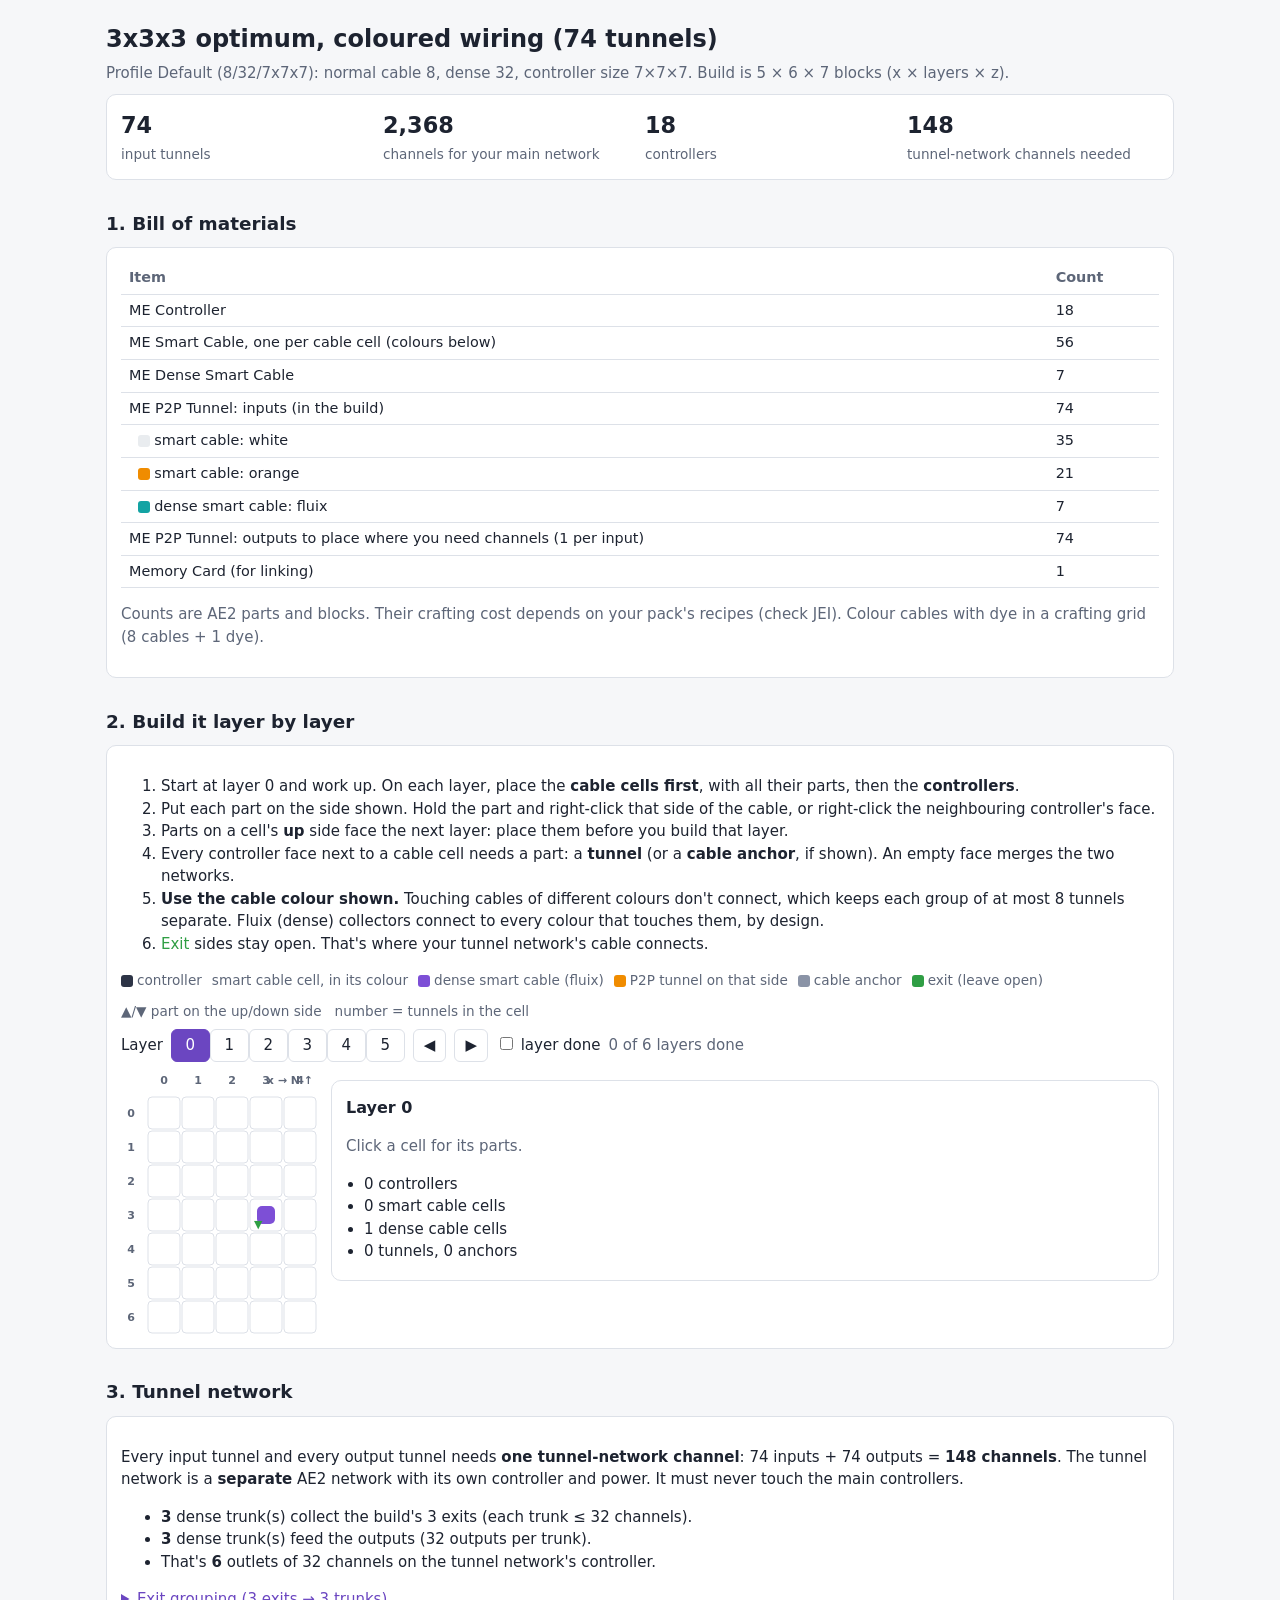
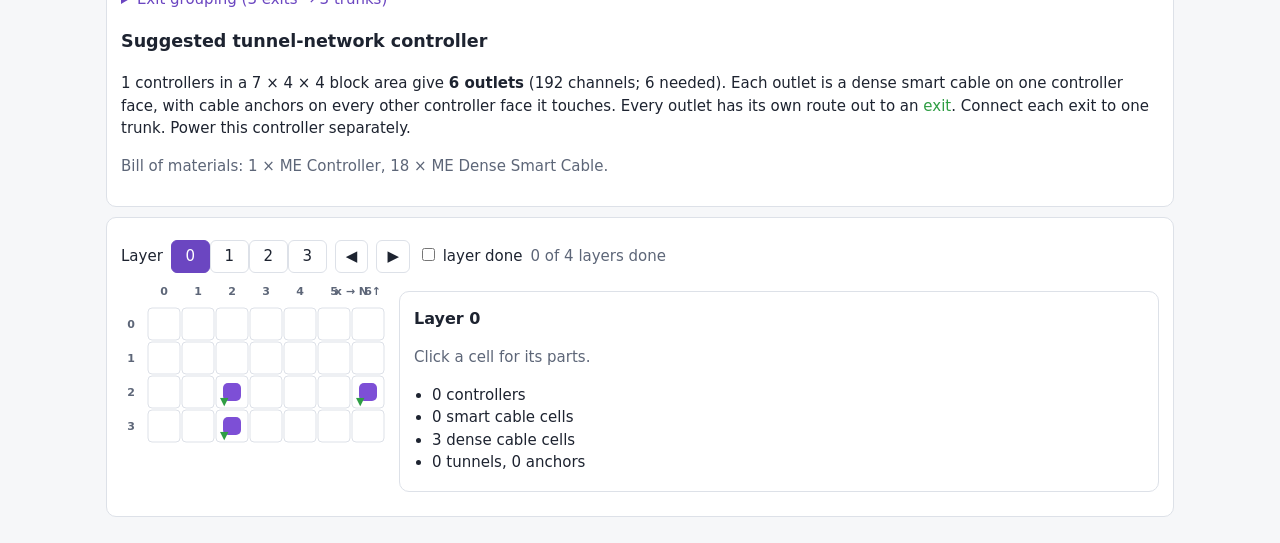
<file: examples/best_3x3x3.html>
<!doctype html>
<html lang="en">
<head>
<meta charset="utf-8">
<meta name="viewport" content="width=device-width, initial-scale=1">
<title>3x3x3 optimum, coloured wiring (74 tunnels)</title>
<style>
:root{--bg:#f6f7f9;--panel:#fff;--ink:#1d2330;--muted:#5d6678;--line:#dde1e8;--accent:#6b46c1;
--ctrl:#2d3446;--ctrl-ink:#e9ecf3;--cable:#13a3a3;--dense:#7d4fd6;--tunnel:#f08c00;--anchor:#8a93a6;
--exit:#2f9e44;--output:#d6336c;--sel:#ffd43b;--done:#e6f4ea}
@media (prefers-color-scheme:dark){:root:not([data-theme=light]){--bg:#11141b;--panel:#1a1f2a;--ink:#e6e9f0;
--muted:#9aa3b5;--line:#2c3342;--ctrl:#c9cfdc;--ctrl-ink:#11141b;--anchor:#6b7385;--done:#1f3326}}
:root[data-theme=dark]{--bg:#11141b;--panel:#1a1f2a;--ink:#e6e9f0;--muted:#9aa3b5;--line:#2c3342;--ctrl:#c9cfdc;
--ctrl-ink:#11141b;--anchor:#6b7385;--done:#1f3326}
*{box-sizing:border-box}body{margin:0;background:var(--bg);color:var(--ink);
font:15px/1.5 system-ui,-apple-system,"Segoe UI",sans-serif}
main{max-width:1100px;margin:0 auto;padding:16px}
h1{font-size:1.5rem;margin:.2em 0}h2{font-size:1.15rem;margin:1.6em 0 .5em}
.muted{color:var(--muted)}.panel{background:var(--panel);border:1px solid var(--line);border-radius:10px;padding:14px;margin:10px 0}
.stats{display:grid;grid-template-columns:repeat(auto-fit,minmax(150px,1fr));gap:10px}
.stat b{display:block;font-size:1.4rem}.stat span{color:var(--muted);font-size:.85rem}
table{border-collapse:collapse;width:100%}th,td{text-align:left;padding:5px 8px;border-bottom:1px solid var(--line);font-size:.9rem}
th{color:var(--muted);font-weight:600}tr.done td{background:var(--done)}
.toolbar{display:flex;flex-wrap:wrap;gap:8px;align-items:center;margin:8px 0}
button,input,select{font:inherit;color:inherit;background:var(--panel);border:1px solid var(--line);border-radius:6px;padding:4px 10px}
button{cursor:pointer}button.on{background:var(--accent);color:#fff;border-color:var(--accent)}
input.coord{width:5.2em}
.viewer{display:grid;grid-template-columns:minmax(0,auto) minmax(220px,1fr);gap:14px;align-items:start}
@media (max-width:760px){.viewer{grid-template-columns:1fr}}
.gridwrap{overflow:auto;max-width:100%}
svg.grid{display:block}svg.grid text{font:600 11px system-ui,sans-serif}
.legend{display:flex;flex-wrap:wrap;gap:10px;font-size:.85rem;color:var(--muted)}
.sw{display:inline-block;width:12px;height:12px;border-radius:3px;vertical-align:-2px;margin-right:4px}
.detail h3{margin:.1em 0 .4em;font-size:1rem}.detail ul{margin:.2em 0;padding-left:1.2em}
.layerbtns button{min-width:2.6em}.ok{color:var(--exit)}.warn{color:var(--output)}
details summary{cursor:pointer;color:var(--accent)}
</style>
</head>
<body>
<main>
<h1 id="title"></h1>
<div class="muted" id="subtitle"></div>
<div class="panel stats" id="stats"></div>
<div id="notes"></div>

<h2>1. Bill of materials</h2>
<div class="panel"><table id="bom"></table>
<p class="muted">Counts are AE2 parts and blocks. Their crafting cost depends on your pack's recipes (check JEI).
Colour cables with dye in a crafting grid (8 cables + 1 dye).</p></div>

<h2>2. Build it layer by layer</h2>
<div class="panel">
<ol>
<li>Start at layer 0 and work up. On each layer, place the <b>cable cells first</b>, with all their parts, then the <b>controllers</b>.</li>
<li>Put each part on the side shown. Hold the part and right-click that side of the cable, or right-click the neighbouring controller's face.</li>
<li>Parts on a cell's <b>up</b> side face the next layer: place them before you build that layer.</li>
<li>Every controller face next to a cable cell needs a part: a <b>tunnel</b> (or a <b>cable anchor</b>, if shown). An empty face merges the two networks.</li>
<li><b>Use the cable colour shown.</b> Touching cables of different colours don't connect, which keeps each group of at most 8 tunnels separate. Fluix (dense) collectors connect to every colour that touches them, by design.</li>
<li><span class="ok">Exit</span> sides stay open. That's where your tunnel network's cable connects.</li>
</ol>
<div class="legend">
<span><i class="sw" style="background:var(--ctrl)"></i>controller</span>
<span>smart cable cell, in its colour</span>
<span><i class="sw" style="background:var(--dense)"></i>dense smart cable (fluix)</span>
<span><i class="sw" style="background:var(--tunnel)"></i>P2P tunnel on that side</span>
<span><i class="sw" style="background:var(--anchor)"></i>cable anchor</span>
<span><i class="sw" style="background:var(--exit)"></i>exit (leave open)</span>
<span>▲/▼ part on the up/down side &nbsp; number = tunnels in the cell</span>
</div>
<div id="viewer-main"></div>
</div>

<h2>3. Tunnel network</h2>
<div class="panel" id="tn"></div>
<div id="viewer-tc"></div>
</main>

<script>
const PLAN = {"title":"3x3x3 optimum, coloured wiring (74 tunnels)","profile":{"name":"Default (8/32/7x7x7)","normal":8,"dense":32,"size":[7,7,7]},"origin":[-1,-2,-2],"size":[5,6,7],"cells":[{"pos":[0,1,3],"kind":"cable","cable":"normal","color":"white","sides":{}},{"pos":[0,2,2],"kind":"cable","cable":"normal","color":"white","sides":{"east":{"part":"tunnel","freq":1}}},{"pos":[0,2,3],"kind":"cable","cable":"normal","color":"white","sides":{"east":{"part":"tunnel","freq":2}}},{"pos":[0,2,4],"kind":"cable","cable":"normal","color":"white","sides":{"east":{"part":"tunnel","freq":3}}},{"pos":[0,3,3],"kind":"cable","cable":"normal","color":"white","sides":{"east":{"part":"tunnel","freq":4}}},{"pos":[0,4,2],"kind":"cable","cable":"normal","color":"white","sides":{"east":{"part":"tunnel","freq":5}}},{"pos":[0,4,3],"kind":"cable","cable":"normal","color":"white","sides":{"east":{"part":"tunnel","freq":6}}},{"pos":[0,4,4],"kind":"cable","cable":"normal","color":"white","sides":{"east":{"part":"tunnel","freq":7}}},{"pos":[1,1,2],"kind":"cable","cable":"normal","color":"orange","sides":{"up":{"part":"tunnel","freq":8}}},{"pos":[1,1,3],"kind":"cable","cable":"normal","color":"white","sides":{"up":{"part":"tunnel","freq":9}}},{"pos":[1,1,4],"kind":"cable","cable":"normal","color":"orange","sides":{"up":{"part":"tunnel","freq":10}}},{"pos":[1,2,1],"kind":"cable","cable":"normal","color":"orange","sides":{"south":{"part":"tunnel","freq":11}}},{"pos":[1,2,2],"kind":"controller"},{"pos":[1,2,3],"kind":"controller"},{"pos":[1,2,4],"kind":"controller"},{"pos":[1,2,5],"kind":"cable","cable":"normal","color":"white","sides":{"north":{"part":"tunnel","freq":12}}},{"pos":[1,3,1],"kind":"cable","cable":"normal","color":"orange","sides":{}},{"pos":[1,3,2],"kind":"cable","cable":"normal","color":"orange","sides":{"down":{"part":"tunnel","freq":13},"up":{"part":"tunnel","freq":14},"south":{"part":"tunnel","freq":15},"east":{"part":"tunnel","freq":16}}},{"pos":[1,3,3],"kind":"controller"},{"pos":[1,3,4],"kind":"cable","cable":"normal","color":"white","sides":{"down":{"part":"tunnel","freq":17},"up":{"part":"tunnel","freq":18},"north":{"part":"tunnel","freq":19},"east":{"part":"tunnel","freq":20}}},{"pos":[1,3,5],"kind":"cable","cable":"normal","color":"white","sides":{}},{"pos":[1,4,1],"kind":"cable","cable":"normal","color":"white","sides":{"south":{"part":"tunnel","freq":21}}},{"pos":[1,4,2],"kind":"controller"},{"pos":[1,4,3],"kind":"controller"},{"pos":[1,4,4],"kind":"controller"},{"pos":[1,4,5],"kind":"cable","cable":"normal","color":"white","sides":{"north":{"part":"tunnel","freq":22}}},{"pos":[1,5,2],"kind":"cable","cable":"normal","color":"white","sides":{"down":{"part":"tunnel","freq":23}}},{"pos":[1,5,3],"kind":"cable","cable":"normal","color":"white","sides":{"down":{"part":"tunnel","freq":24}}},{"pos":[1,5,4],"kind":"cable","cable":"normal","color":"white","sides":{"down":{"part":"tunnel","freq":25}}},{"pos":[2,1,2],"kind":"cable","cable":"normal","color":"orange","sides":{"up":{"part":"tunnel","freq":26}}},{"pos":[2,1,3],"kind":"cable","cable":"dense","color":"transparent","sides":{}},{"pos":[2,1,4],"kind":"cable","cable":"normal","color":"orange","sides":{"up":{"part":"tunnel","freq":27}}},{"pos":[2,2,1],"kind":"cable","cable":"normal","color":"orange","sides":{"south":{"part":"tunnel","freq":28}}},{"pos":[2,2,2],"kind":"controller"},{"pos":[2,2,3],"kind":"cable","cable":"normal","color":"white","sides":{"north":{"part":"tunnel","freq":29},"south":{"part":"tunnel","freq":30},"west":{"part":"tunnel","freq":31}}},{"pos":[2,2,4],"kind":"controller"},{"pos":[2,2,5],"kind":"cable","cable":"normal","color":"white","sides":{"north":{"part":"tunnel","freq":32}}},{"pos":[2,3,1],"kind":"cable","cable":"normal","color":"orange","sides":{"south":{"part":"tunnel","freq":33}}},{"pos":[2,3,2],"kind":"controller"},{"pos":[2,3,3],"kind":"cable","cable":"normal","color":"white","sides":{"up":{"part":"tunnel","freq":34},"north":{"part":"tunnel","freq":35},"south":{"part":"tunnel","freq":36},"west":{"part":"tunnel","freq":37},"east":{"part":"tunnel","freq":38}}},{"pos":[2,3,4],"kind":"controller"},{"pos":[2,3,5],"kind":"cable","cable":"normal","color":"white","sides":{"north":{"part":"tunnel","freq":39}}},{"pos":[2,4,0],"kind":"cable","cable":"dense","color":"transparent","sides":{"north":{"part":"exit"}}},{"pos":[2,4,1],"kind":"cable","cable":"dense","color":"transparent","sides":{}},{"pos":[2,4,2],"kind":"cable","cable":"normal","color":"white","sides":{"down":{"part":"tunnel","freq":40},"south":{"part":"tunnel","freq":41},"west":{"part":"tunnel","freq":42},"east":{"part":"tunnel","freq":43}}},{"pos":[2,4,3],"kind":"controller"},{"pos":[2,4,4],"kind":"cable","cable":"normal","color":"orange","sides":{"down":{"part":"tunnel","freq":44},"north":{"part":"tunnel","freq":45},"west":{"part":"tunnel","freq":46},"east":{"part":"tunnel","freq":47}}},{"pos":[2,4,5],"kind":"cable","cable":"normal","color":"orange","sides":{}},{"pos":[2,5,3],"kind":"cable","cable":"normal","color":"white","sides":{"down":{"part":"tunnel","freq":48}}},{"pos":[3,0,3],"kind":"cable","cable":"dense","color":"transparent","sides":{"down":{"part":"exit"}}},{"pos":[3,1,2],"kind":"cable","cable":"normal","color":"white","sides":{"up":{"part":"tunnel","freq":49}}},{"pos":[3,1,3],"kind":"cable","cable":"dense","color":"transparent","sides":{}},{"pos":[3,1,4],"kind":"cable","cable":"normal","color":"white","sides":{"up":{"part":"tunnel","freq":50}}},{"pos":[3,2,1],"kind":"cable","cable":"normal","color":"orange","sides":{"south":{"part":"tunnel","freq":51}}},{"pos":[3,2,2],"kind":"controller"},{"pos":[3,2,3],"kind":"cable","cable":"normal","color":"orange","sides":{"up":{"part":"tunnel","freq":52},"north":{"part":"tunnel","freq":53},"south":{"part":"tunnel","freq":54}}},{"pos":[3,2,4],"kind":"controller"},{"pos":[3,2,5],"kind":"cable","cable":"normal","color":"orange","sides":{"north":{"part":"tunnel","freq":55}}},{"pos":[3,3,2],"kind":"cable","cable":"normal","color":"white","sides":{"down":{"part":"tunnel","freq":56},"up":{"part":"tunnel","freq":57},"south":{"part":"tunnel","freq":58},"west":{"part":"tunnel","freq":59}}},{"pos":[3,3,3],"kind":"controller"},{"pos":[3,3,4],"kind":"cable","cable":"normal","color":"orange","sides":{"down":{"part":"tunnel","freq":60},"up":{"part":"tunnel","freq":61},"north":{"part":"tunnel","freq":62},"west":{"part":"tunnel","freq":63}}},{"pos":[3,3,5],"kind":"cable","cable":"dense","color":"transparent","sides":{}},{"pos":[3,3,6],"kind":"cable","cable":"dense","color":"transparent","sides":{"south":{"part":"exit"}}},{"pos":[3,4,1],"kind":"cable","cable":"normal","color":"white","sides":{"south":{"part":"tunnel","freq":64}}},{"pos":[3,4,2],"kind":"controller"},{"pos":[3,4,3],"kind":"controller"},{"pos":[3,4,4],"kind":"controller"},{"pos":[3,4,5],"kind":"cable","cable":"normal","color":"orange","sides":{"north":{"part":"tunnel","freq":65}}},{"pos":[3,5,1],"kind":"cable","cable":"normal","color":"white","sides":{}},{"pos":[3,5,2],"kind":"cable","cable":"normal","color":"white","sides":{"down":{"part":"tunnel","freq":66}}},{"pos":[3,5,3],"kind":"cable","cable":"normal","color":"white","sides":{"down":{"part":"tunnel","freq":67}}},{"pos":[3,5,4],"kind":"cable","cable":"normal","color":"white","sides":{"down":{"part":"tunnel","freq":68}}},{"pos":[4,1,2],"kind":"cable","cable":"normal","color":"white","sides":{}},{"pos":[4,2,2],"kind":"cable","cable":"normal","color":"white","sides":{"west":{"part":"tunnel","freq":69}}},{"pos":[4,2,4],"kind":"cable","cable":"normal","color":"orange","sides":{"west":{"part":"tunnel","freq":70}}},{"pos":[4,3,2],"kind":"cable","cable":"normal","color":"white","sides":{}},{"pos":[4,3,3],"kind":"cable","cable":"normal","color":"orange","sides":{"west":{"part":"tunnel","freq":71}}},{"pos":[4,3,4],"kind":"cable","cable":"normal","color":"orange","sides":{}},{"pos":[4,4,2],"kind":"cable","cable":"normal","color":"white","sides":{"west":{"part":"tunnel","freq":72}}},{"pos":[4,4,3],"kind":"cable","cable":"normal","color":"orange","sides":{"west":{"part":"tunnel","freq":73}}},{"pos":[4,4,4],"kind":"cable","cable":"normal","color":"orange","sides":{"west":{"part":"tunnel","freq":74}}}],"bom":{"controllers":18,"smart_cable":56,"dense_smart_cable":7,"p2p_input":74,"p2p_output":0,"cable_anchor":0,"other":0},"colours":{"smart":{"white":35,"orange":21},"dense":{"fluix":7}},"inputs":[{"label":"I1","pos":[1,1,2],"side":"up","freq":8,"faces_controller":true},{"label":"I2","pos":[2,1,2],"side":"up","freq":26,"faces_controller":true},{"label":"I3","pos":[3,1,2],"side":"up","freq":49,"faces_controller":true},{"label":"I4","pos":[1,1,3],"side":"up","freq":9,"faces_controller":true},{"label":"I5","pos":[1,1,4],"side":"up","freq":10,"faces_controller":true},{"label":"I6","pos":[2,1,4],"side":"up","freq":27,"faces_controller":true},{"label":"I7","pos":[3,1,4],"side":"up","freq":50,"faces_controller":true},{"label":"I8","pos":[1,2,1],"side":"south","freq":11,"faces_controller":true},{"label":"I9","pos":[2,2,1],"side":"south","freq":28,"faces_controller":true},{"label":"I10","pos":[3,2,1],"side":"south","freq":51,"faces_controller":true},{"label":"I11","pos":[0,2,2],"side":"east","freq":1,"faces_controller":true},{"label":"I12","pos":[4,2,2],"side":"west","freq":69,"faces_controller":true},{"label":"I13","pos":[0,2,3],"side":"east","freq":2,"faces_controller":true},{"label":"I14","pos":[2,2,3],"side":"north","freq":29,"faces_controller":true},{"label":"I15","pos":[2,2,3],"side":"south","freq":30,"faces_controller":true},{"label":"I16","pos":[2,2,3],"side":"west","freq":31,"faces_controller":true},{"label":"I17","pos":[3,2,3],"side":"up","freq":52,"faces_controller":true},{"label":"I18","pos":[3,2,3],"side":"north","freq":53,"faces_controller":true},{"label":"I19","pos":[3,2,3],"side":"south","freq":54,"faces_controller":true},{"label":"I20","pos":[0,2,4],"side":"east","freq":3,"faces_controller":true},{"label":"I21","pos":[4,2,4],"side":"west","freq":70,"faces_controller":true},{"label":"I22","pos":[1,2,5],"side":"north","freq":12,"faces_controller":true},{"label":"I23","pos":[2,2,5],"side":"north","freq":32,"faces_controller":true},{"label":"I24","pos":[3,2,5],"side":"north","freq":55,"faces_controller":true},{"label":"I25","pos":[2,3,1],"side":"south","freq":33,"faces_controller":true},{"label":"I26","pos":[1,3,2],"side":"down","freq":13,"faces_controller":true},{"label":"I27","pos":[1,3,2],"side":"up","freq":14,"faces_controller":true},{"label":"I28","pos":[1,3,2],"side":"south","freq":15,"faces_controller":true},{"label":"I29","pos":[1,3,2],"side":"east","freq":16,"faces_controller":true},{"label":"I30","pos":[3,3,2],"side":"down","freq":56,"faces_controller":true},{"label":"I31","pos":[3,3,2],"side":"up","freq":57,"faces_controller":true},{"label":"I32","pos":[3,3,2],"side":"south","freq":58,"faces_controller":true},{"label":"I33","pos":[3,3,2],"side":"west","freq":59,"faces_controller":true},{"label":"I34","pos":[0,3,3],"side":"east","freq":4,"faces_controller":true},{"label":"I35","pos":[2,3,3],"side":"up","freq":34,"faces_controller":true},{"label":"I36","pos":[2,3,3],"side":"north","freq":35,"faces_controller":true},{"label":"I37","pos":[2,3,3],"side":"south","freq":36,"faces_controller":true},{"label":"I38","pos":[2,3,3],"side":"west","freq":37,"faces_controller":true},{"label":"I39","pos":[2,3,3],"side":"east","freq":38,"faces_controller":true},{"label":"I40","pos":[4,3,3],"side":"west","freq":71,"faces_controller":true},{"label":"I41","pos":[1,3,4],"side":"down","freq":17,"faces_controller":true},{"label":"I42","pos":[1,3,4],"side":"up","freq":18,"faces_controller":true},{"label":"I43","pos":[1,3,4],"side":"north","freq":19,"faces_controller":true},{"label":"I44","pos":[1,3,4],"side":"east","freq":20,"faces_controller":true},{"label":"I45","pos":[3,3,4],"side":"down","freq":60,"faces_controller":true},{"label":"I46","pos":[3,3,4],"side":"up","freq":61,"faces_controller":true},{"label":"I47","pos":[3,3,4],"side":"north","freq":62,"faces_controller":true},{"label":"I48","pos":[3,3,4],"side":"west","freq":63,"faces_controller":true},{"label":"I49","pos":[2,3,5],"side":"north","freq":39,"faces_controller":true},{"label":"I50","pos":[1,4,1],"side":"south","freq":21,"faces_controller":true},{"label":"I51","pos":[3,4,1],"side":"south","freq":64,"faces_controller":true},{"label":"I52","pos":[0,4,2],"side":"east","freq":5,"faces_controller":true},{"label":"I53","pos":[2,4,2],"side":"down","freq":40,"faces_controller":true},{"label":"I54","pos":[2,4,2],"side":"south","freq":41,"faces_controller":true},{"label":"I55","pos":[2,4,2],"side":"west","freq":42,"faces_controller":true},{"label":"I56","pos":[2,4,2],"side":"east","freq":43,"faces_controller":true},{"label":"I57","pos":[4,4,2],"side":"west","freq":72,"faces_controller":true},{"label":"I58","pos":[0,4,3],"side":"east","freq":6,"faces_controller":true},{"label":"I59","pos":[4,4,3],"side":"west","freq":73,"faces_controller":true},{"label":"I60","pos":[0,4,4],"side":"east","freq":7,"faces_controller":true},{"label":"I61","pos":[2,4,4],"side":"down","freq":44,"faces_controller":true},{"label":"I62","pos":[2,4,4],"side":"north","freq":45,"faces_controller":true},{"label":"I63","pos":[2,4,4],"side":"west","freq":46,"faces_controller":true},{"label":"I64","pos":[2,4,4],"side":"east","freq":47,"faces_controller":true},{"label":"I65","pos":[4,4,4],"side":"west","freq":74,"faces_controller":true},{"label":"I66","pos":[1,4,5],"side":"north","freq":22,"faces_controller":true},{"label":"I67","pos":[3,4,5],"side":"north","freq":65,"faces_controller":true},{"label":"I68","pos":[1,5,2],"side":"down","freq":23,"faces_controller":true},{"label":"I69","pos":[3,5,2],"side":"down","freq":66,"faces_controller":true},{"label":"I70","pos":[1,5,3],"side":"down","freq":24,"faces_controller":true},{"label":"I71","pos":[2,5,3],"side":"down","freq":48,"faces_controller":true},{"label":"I72","pos":[3,5,3],"side":"down","freq":67,"faces_controller":true},{"label":"I73","pos":[1,5,4],"side":"down","freq":25,"faces_controller":true},{"label":"I74","pos":[3,5,4],"side":"down","freq":68,"faces_controller":true}],"exits":[{"pos":[2,4,0],"sides":["north"],"channels":21,"trunk":"T3"},{"pos":[3,0,3],"sides":["down"],"channels":31,"trunk":"T1"},{"pos":[3,3,6],"sides":["south"],"channels":22,"trunk":"T2"}],"trunks":[{"label":"T1","channels":31,"exits":[[3,0,3]]},{"label":"T2","channels":22,"exits":[[3,3,6]]},{"label":"T3","channels":21,"exits":[[2,4,0]]}],"tunnel_network":{"inputs":74,"outputs":74,"channels":148,"input_trunks":3,"output_trunks":3,"outlets":6,"main_channels":2368},"tunnel_controller":{"outlets":6,"needed":6,"channels":192,"size":[7,4,4],"cells":[{"pos":[0,2,2],"kind":"cable","cable":"dense","color":"white","sides":{"west":{"part":"exit"}}},{"pos":[0,3,2],"kind":"cable","cable":"dense","color":"orange","sides":{"west":{"part":"exit"}}},{"pos":[1,2,2],"kind":"cable","cable":"dense","color":"white","sides":{"east":{"part":"outlet"}}},{"pos":[1,3,2],"kind":"cable","cable":"dense","color":"orange","sides":{}},{"pos":[2,0,2],"kind":"cable","cable":"dense","color":"white","sides":{"down":{"part":"exit"}}},{"pos":[2,0,3],"kind":"cable","cable":"dense","color":"orange","sides":{"down":{"part":"exit"}}},{"pos":[2,1,2],"kind":"cable","cable":"dense","color":"white","sides":{"up":{"part":"outlet"}}},{"pos":[2,1,3],"kind":"cable","cable":"dense","color":"orange","sides":{}},{"pos":[2,2,0],"kind":"cable","cable":"dense","color":"transparent","sides":{"north":{"part":"exit"}}},{"pos":[2,2,1],"kind":"cable","cable":"dense","color":"white","sides":{"south":{"part":"outlet"}}},{"pos":[2,2,2],"kind":"controller"},{"pos":[2,2,3],"kind":"cable","cable":"dense","color":"orange","sides":{"north":{"part":"outlet"}}},{"pos":[2,3,2],"kind":"cable","cable":"dense","color":"orange","sides":{"down":{"part":"outlet"}}},{"pos":[3,2,2],"kind":"cable","cable":"dense","color":"white","sides":{"west":{"part":"outlet"}}},{"pos":[4,2,2],"kind":"cable","cable":"dense","color":"transparent","sides":{}},{"pos":[5,1,2],"kind":"cable","cable":"dense","color":"transparent","sides":{}},{"pos":[5,2,2],"kind":"cable","cable":"dense","color":"transparent","sides":{}},{"pos":[6,0,2],"kind":"cable","cable":"dense","color":"transparent","sides":{"down":{"part":"exit"}}},{"pos":[6,1,2],"kind":"cable","cable":"dense","color":"transparent","sides":{}}],"bom":{"controllers":1,"smart_cable":0,"dense_smart_cable":18,"p2p_input":0,"p2p_output":0,"cable_anchor":0,"other":0}},"notes":[]};
const SIDES = ["north","east","south","west"];
const $ = (id) => document.getElementById(id);
const store = {
  get(k, d){ try { const v = localStorage.getItem("ae2opt:" + PLAN.title + ":" + k); return v === null ? d : JSON.parse(v); } catch(e){ return d; } },
  set(k, v){ try { localStorage.setItem("ae2opt:" + PLAN.title + ":" + k, JSON.stringify(v)); } catch(e){} }
};
const fmt = (p) => p.join(", ");
const css = (v) => getComputedStyle(document.documentElement).getPropertyValue(v).trim();

$("title").textContent = PLAN.title;
const pr = PLAN.profile;
$("subtitle").textContent = `Profile ${pr.name}: normal cable ${pr.normal}, dense ${pr.dense}, controller size ${pr.size.join("×")}. Build is ${PLAN.size.join(" × ")} blocks (x × layers × z).`;
const tn = PLAN.tunnel_network;
$("stats").innerHTML = [
  [PLAN.inputs.length, "input tunnels"],
  [(PLAN.inputs.length * pr.dense).toLocaleString(), "channels for your main network"],
  [PLAN.bom.controllers, "controllers"],
  [tn.channels.toLocaleString(), "tunnel-network channels needed"],
].map(([v, l]) => `<div class="stat"><b>${v}</b><span>${l}</span></div>`).join("");
$("notes").innerHTML = PLAN.notes.map(n => `<div class="panel warn">Note: ${n}</div>`).join("");
const DYE = {white:"#e9ecef", orange:"#f08c00", magenta:"#c2255c", light_blue:"#4dabf7", yellow:"#fcc419",
  lime:"#82c91e", pink:"#f783ac", gray:"#868e96", light_gray:"#ced4da", cyan:"#15aabf", purple:"#7048e8",
  blue:"#1c7ed6", brown:"#8d5524", green:"#2f9e44", red:"#e03131", black:"#343a40", transparent:"#13a3a3"};
const BOM_LABELS = {controllers:"ME Controller", smart_cable:"ME Smart Cable, one per cable cell (colours below)",
  dense_smart_cable:"ME Dense Smart Cable", p2p_input:"ME P2P Tunnel: inputs (in the build)",
  p2p_output:"ME P2P Tunnel: outputs", cable_anchor:"Cable Anchor", other:"Other blocks"};
function bomRows(b){ return Object.entries(b).filter(([k,v]) => v).map(([k,v]) => `<tr><td>${BOM_LABELS[k]||k}</td><td>${v.toLocaleString()}</td></tr>`).join(""); }
const colourRows = (kind, label) => Object.entries(PLAN.colours[kind] || {}).sort((a, b) => b[1] - a[1])
  .map(([c, n]) => `<tr><td>&nbsp;&nbsp;<i class="sw" style="background:${DYE[c === "fluix" ? "transparent" : c]}"></i>${label}: ${c.replace("_", " ")}</td><td>${n}</td></tr>`).join("");
$("bom").innerHTML = "<tr><th>Item</th><th>Count</th></tr>" + bomRows(PLAN.bom) +
  colourRows("smart", "smart cable") + colourRows("dense", "dense smart cable") +
  `<tr><td>ME P2P Tunnel: outputs to place where you need channels (1 per input)</td><td>${PLAN.inputs.length.toLocaleString()}</td></tr>` +
  `<tr><td>Memory Card (for linking)</td><td>1</td></tr>`;

// ------------------------------------------------------------------ layer viewer
function makeViewer(host, cells, size, key){
  const byLayer = new Map();
  for (const c of cells){ const y = c.pos[1]; if (!byLayer.has(y)) byLayer.set(y, []); byLayer.get(y).push(c); }
  const ys = [...byLayer.keys()].sort((a,b) => a-b);
  const xs = cells.map(c => c.pos[0]), zs = cells.map(c => c.pos[2]);
  const minx = Math.min(...xs), maxx = Math.max(...xs), minz = Math.min(...zs), maxz = Math.max(...zs);
  let layer = store.get(key + ":layer", ys[0]); if (!byLayer.has(layer)) layer = ys[0];
  let selected = null;
  host.innerHTML = `<div class="toolbar"><span>Layer</span><span class="layerbtns"></span>
    <button data-step="-1">◀</button><button data-step="1">▶</button>
    <label><input type="checkbox" class="donebox"> layer done</label><span class="muted lp"></span></div>
    <div class="viewer"><div class="gridwrap"><svg class="grid"></svg></div><div class="detail panel"></div></div>`;
  const btns = host.querySelector(".layerbtns"), svg = host.querySelector("svg"), detail = host.querySelector(".detail");
  const donebox = host.querySelector(".donebox"), lp = host.querySelector(".lp");
  btns.innerHTML = ys.map(y => `<button data-y="${y}">${y}</button>`).join("");
  btns.addEventListener("click", e => { if (e.target.dataset.y !== undefined){ layer = +e.target.dataset.y; selected = null; draw(); }});
  host.querySelectorAll("[data-step]").forEach(b => b.addEventListener("click", () => {
    const i = ys.indexOf(layer) + (+b.dataset.step); if (i >= 0 && i < ys.length){ layer = ys[i]; selected = null; draw(); }}));
  donebox.addEventListener("change", () => { const d = store.get(key + ":done", {}); d[layer] = donebox.checked; store.set(key + ":done", d); draw(); });
  const S = 34, PAD = 26;
  function cellAt(x, z){ return (byLayer.get(layer) || []).find(c => c.pos[0] === x && c.pos[2] === z); }
  function draw(){
    store.set(key + ":layer", layer);
    btns.querySelectorAll("button").forEach(b => b.classList.toggle("on", +b.dataset.y === layer));
    const done = store.get(key + ":done", {}); donebox.checked = !!done[layer];
    lp.textContent = `${Object.values(done).filter(Boolean).length} of ${ys.length} layers done`;
    const W = (maxx - minx + 1) * S + PAD, H = (maxz - minz + 1) * S + PAD;
    svg.setAttribute("width", W); svg.setAttribute("height", H); svg.setAttribute("viewBox", `0 0 ${W} ${H}`);
    let s = "";
    for (let x = minx; x <= maxx; x++) s += `<text x="${PAD + (x-minx)*S + S/2}" y="14" text-anchor="middle" fill="${css("--muted")}">${x}</text>`;
    for (let z = minz; z <= maxz; z++) s += `<text x="10" y="${PAD + (z-minz)*S + S/2 + 4}" text-anchor="middle" fill="${css("--muted")}">${z}</text>`;
    s += `<text x="${W-4}" y="14" text-anchor="end" fill="${css("--muted")}">x →  N ↑</text>`;
    for (let x = minx; x <= maxx; x++) for (let z = minz; z <= maxz; z++){
      const c = cellAt(x, z), X = PAD + (x-minx)*S, Y = PAD + (z-minz)*S;
      s += `<rect x="${X+1}" y="${Y+1}" width="${S-2}" height="${S-2}" rx="4" fill="none" stroke="${css("--line")}"/>`;
      if (!c) continue;
      const sel = selected && selected.pos[0] === x && selected.pos[2] === z;
      if (c.kind === "controller"){
        s += `<rect data-x="${x}" data-z="${z}" x="${X+3}" y="${Y+3}" width="${S-6}" height="${S-6}" rx="3" fill="${css("--ctrl")}" stroke="${sel ? css("--sel") : "none"}" stroke-width="3"/>`;
        continue;
      }
      if (c.kind !== "cable"){
        s += `<rect data-x="${x}" data-z="${z}" x="${X+6}" y="${Y+6}" width="${S-12}" height="${S-12}" rx="3" fill="${css("--muted")}"/>`;
        continue;
      }
      const col = c.cable === "dense" ? css("--dense") : (DYE[c.color] || css("--cable"));
      s += `<rect data-x="${x}" data-z="${z}" x="${X+8}" y="${Y+8}" width="${S-16}" height="${S-16}" rx="5" fill="${col}" stroke="${sel ? css("--sel") : "none"}" stroke-width="3"/>`;
      const partCol = (p) => p.part === "tunnel" ? css("--tunnel") : p.part === "anchor" ? css("--anchor") : p.part === "exit" ? css("--exit") : css("--output");
      const sd = c.sides || {};
      const bar = {north:[X+8,Y+2,S-16,5], south:[X+8,Y+S-7,S-16,5], west:[X+2,Y+8,5,S-16], east:[X+S-7,Y+8,5,S-16]};
      for (const k of SIDES) if (sd[k]) { const [a,b,w,h] = bar[k]; s += `<rect x="${a}" y="${b}" width="${w}" height="${h}" rx="2" fill="${partCol(sd[k])}"/>`; }
      if (sd.up) s += `<text x="${X+S-5}" y="${Y+13}" text-anchor="end" fill="${partCol(sd.up)}">▲</text>`;
      if (sd.down) s += `<text x="${X+5}" y="${Y+S-4}" fill="${partCol(sd.down)}">▼</text>`;
      const n = Object.values(sd).filter(p => p.part === "tunnel").length;
      if (n) s += `<text x="${X+S/2}" y="${Y+S/2+4}" text-anchor="middle" fill="#fff">${n}</text>`;
    }
    svg.innerHTML = s;
    showDetail();
  }
  function showDetail(){
    if (!selected){ detail.innerHTML = `<h3>Layer ${layer}</h3><p class="muted">Click a cell for its parts.</p>` + layerSummary(); return; }
    const c = selected;
    let h = `<h3>${c.kind === "controller" ? "Controller" : c.kind === "cable" ? (c.cable === "dense" ? "Dense smart cable" : "Smart cable") : c.kind}</h3>
      <div>Cell x ${c.pos[0]}, layer ${c.pos[1]}, z ${c.pos[2]}</div>`;
    if (c.sides){
      const names = {tunnel:"P2P tunnel (input)", output:"P2P tunnel (output)", anchor:"cable anchor", exit:"exit: leave open", outlet:"outlet: leave open toward the controller", device:"device"};
      h += "<ul>" + ["up","down","north","south","west","east"].filter(k => c.sides[k]).map(k => {
        const p = c.sides[k];
        return `<li><b>${k}</b>: ${names[p.part] || p.part}</li>`; }).join("") + "</ul>";
      const ex = PLAN.exits.find(e => e.pos.join() === c.pos.join());
      if (ex) h += `<div class="ok">Exit: carries ${ex.channels} tunnel-network channel(s), trunk ${ex.trunk}</div>`;
    }
    detail.innerHTML = h;
  }
  function layerSummary(){
    const cs = byLayer.get(layer) || [];
    const n = (f) => cs.filter(f).length;
    const tunnels = cs.reduce((a, c) => a + Object.values(c.sides || {}).filter(p => p.part === "tunnel").length, 0);
    const anchors = cs.reduce((a, c) => a + Object.values(c.sides || {}).filter(p => p.part === "anchor").length, 0);
    return `<ul><li>${n(c => c.kind === "controller")} controllers</li><li>${n(c => c.kind === "cable" && c.cable !== "dense")} smart cable cells</li>` +
      `${n(c => c.cable === "dense") ? `<li>${n(c => c.cable === "dense")} dense cable cells</li>` : ""}<li>${tunnels} tunnels, ${anchors} anchors</li></ul>`;
  }
  svg.addEventListener("click", e => {
    const t = e.target.closest("[data-x]"); if (!t) return;
    selected = cellAt(+t.dataset.x, +t.dataset.z); draw();
  });
  draw();
  return { refresh: draw };
}

// ------------------------------------------------------------------ tunnel network
function drawTN(){
  let h = `<p>Every input tunnel and every output tunnel needs <b>one tunnel-network channel</b>:
    ${tn.inputs.toLocaleString()} inputs + ${tn.outputs.toLocaleString()} outputs = <b>${tn.channels.toLocaleString()} channels</b>.
    The tunnel network is a <b>separate</b> AE2 network with its own controller and power. It must never touch the main controllers.</p>
    <ul><li><b>${tn.input_trunks}</b> dense trunk(s) collect the build's ${PLAN.exits.length} exits (each trunk ≤ ${pr.dense} channels).</li>
    <li><b>${tn.output_trunks}</b> dense trunk(s) feed the outputs (${pr.dense} outputs per trunk).</li>
    <li>That's <b>${tn.outlets}</b> outlets of ${pr.dense} channels on the tunnel network's controller.</li></ul>`;
  if (PLAN.trunks.length){
    h += `<details><summary>Exit grouping (${PLAN.exits.length} exits → ${PLAN.trunks.length} trunks)</summary><table>
      <tr><th>Trunk</th><th>Channels</th><th>Exits (x, layer, z)</th></tr>` +
      PLAN.trunks.map(t => `<tr><td>${t.label}</td><td>${t.channels}</td><td>${t.exits.map(fmt).map(s => "(" + s + ")").join(" ")}</td></tr>`).join("") +
      `</table><p class="muted">Connect each exit's open side with smart or dense cable to its trunk. Exits in different trunks
      must not touch: use different cable colours or cable anchors. Each exit cable carries at most ${pr.normal}.</p></details>`;
  }
  const tc = PLAN.tunnel_controller;
  if (tc){
    h += `<h3>Suggested tunnel-network controller</h3>
      <p>${tc.bom.controllers} controllers in a ${tc.size.join(" × ")} block area give <b>${tc.outlets} outlets</b>
      (${tc.channels.toLocaleString()} channels; ${tc.needed} needed). Each outlet is a dense smart cable on one controller face,
      with cable anchors on every other controller face it touches. Every outlet has its own route out to an <span class="ok">exit</span>.
      Connect each exit to one trunk. Power this controller separately.</p>
      <p class="muted">Bill of materials: ${Object.entries(tc.bom).filter(([k,v]) => v).map(([k,v]) => `${v} × ${BOM_LABELS[k]||k}`).join(", ")}.</p>`;
  }
  $("tn").innerHTML = h;
}

const viewers = [makeViewer($("viewer-main"), PLAN.cells, PLAN.size, "main")];
if (PLAN.tunnel_controller){
  $("viewer-tc").className = "panel";
  viewers.push(makeViewer($("viewer-tc"), PLAN.tunnel_controller.cells, PLAN.tunnel_controller.size, "tc"));
}
drawTN();
</script>
</body>
</html>
</file>
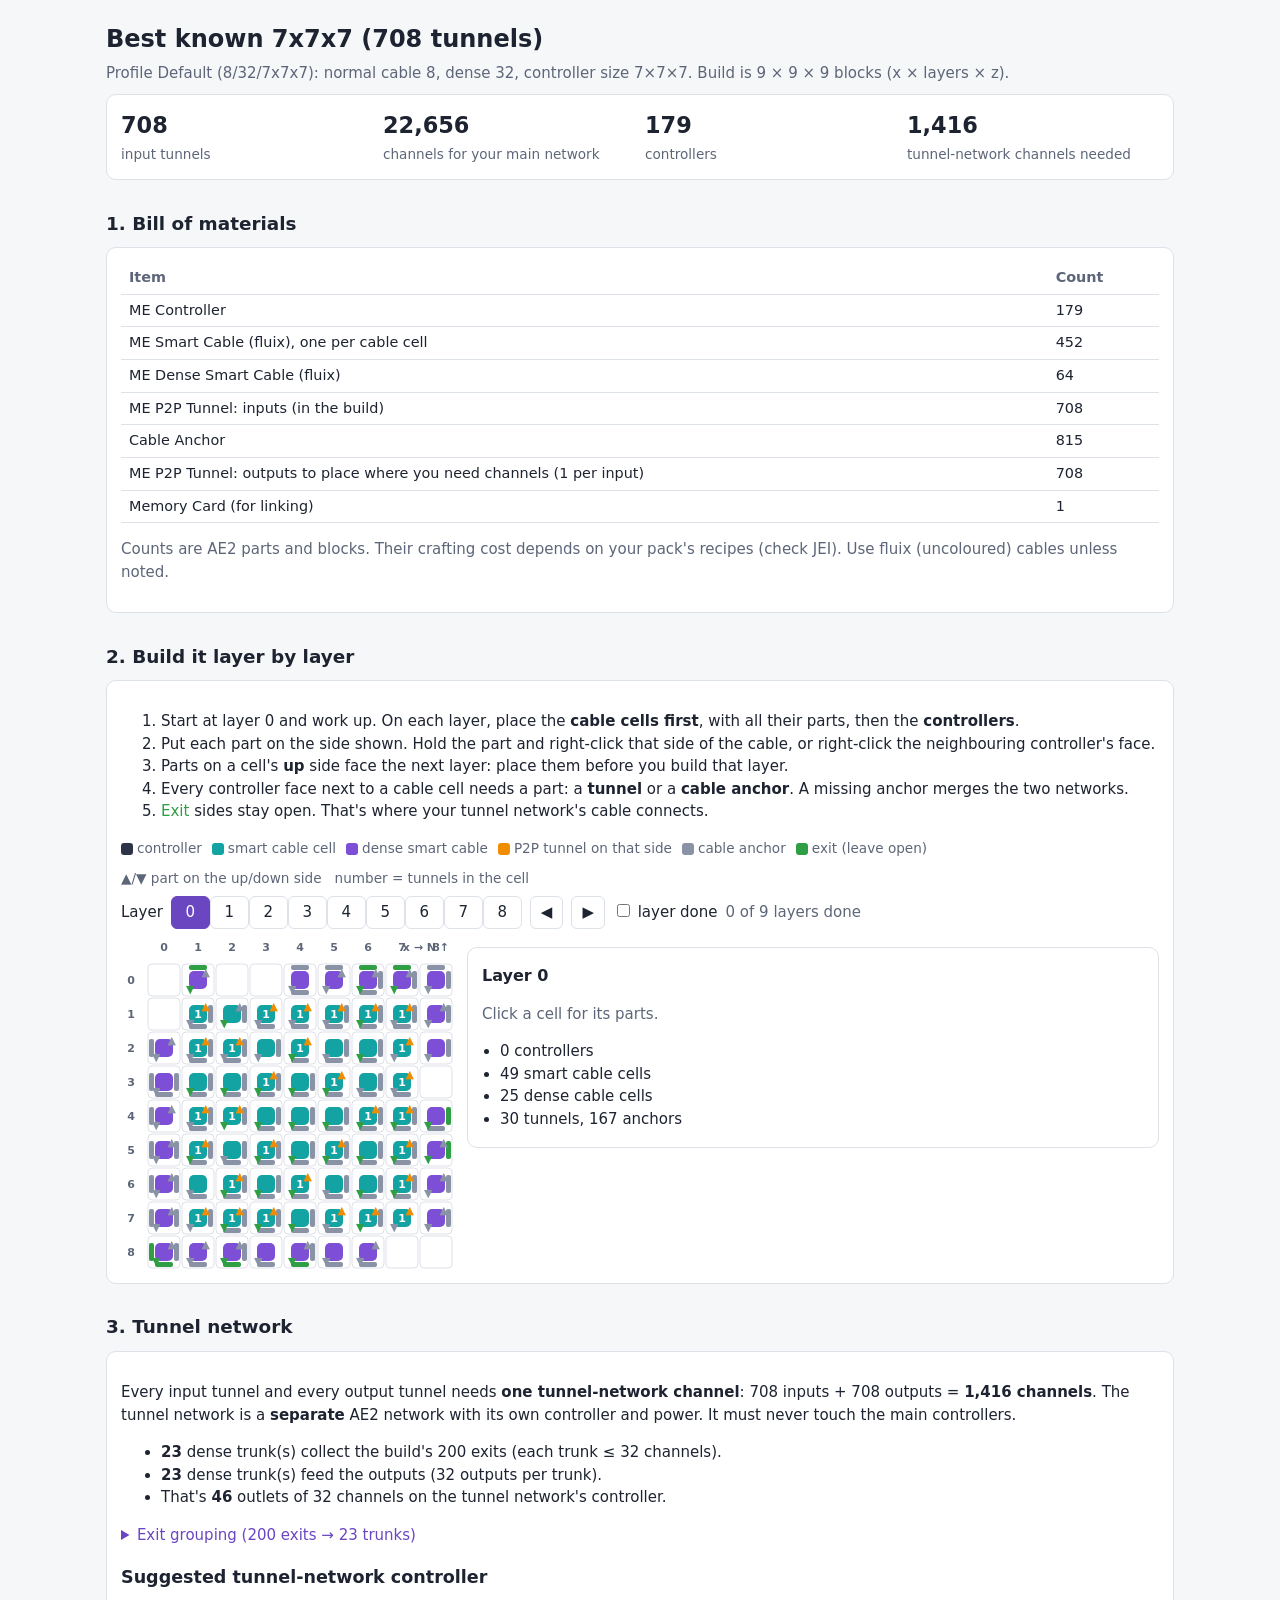
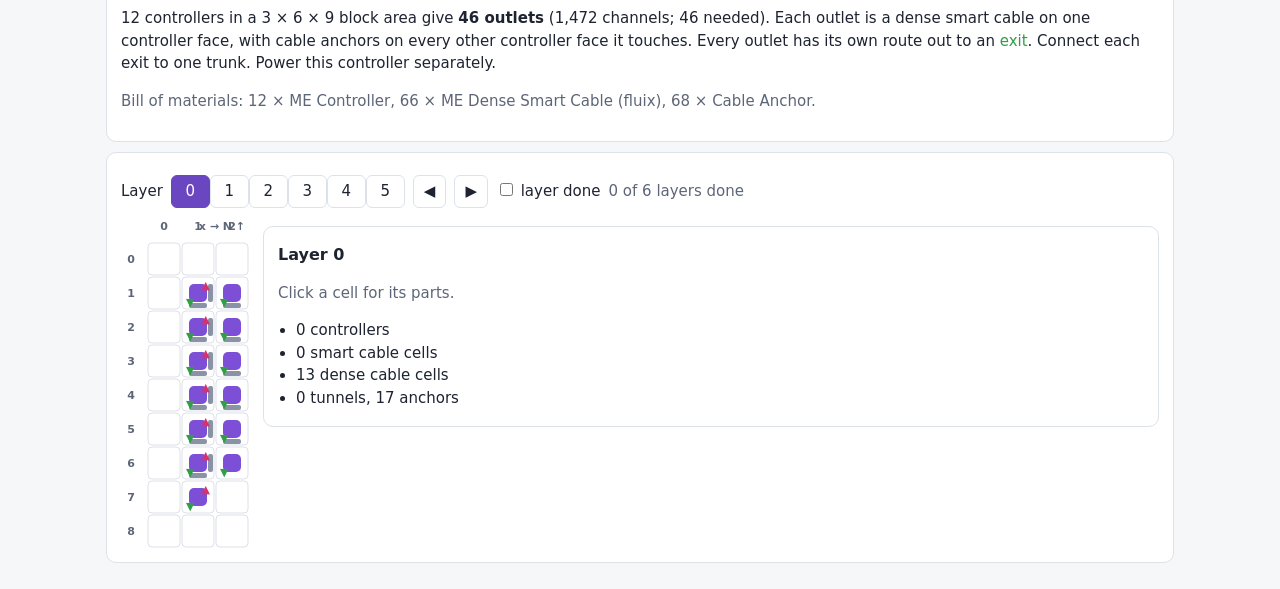
<file: examples/best_7x7x7.html>
<!doctype html>
<html lang="en">
<head>
<meta charset="utf-8">
<meta name="viewport" content="width=device-width, initial-scale=1">
<title>Best known 7x7x7 (708 tunnels)</title>
<style>
:root{--bg:#f6f7f9;--panel:#fff;--ink:#1d2330;--muted:#5d6678;--line:#dde1e8;--accent:#6b46c1;
--ctrl:#2d3446;--ctrl-ink:#e9ecf3;--cable:#13a3a3;--dense:#7d4fd6;--tunnel:#f08c00;--anchor:#8a93a6;
--exit:#2f9e44;--output:#d6336c;--sel:#ffd43b;--done:#e6f4ea}
@media (prefers-color-scheme:dark){:root:not([data-theme=light]){--bg:#11141b;--panel:#1a1f2a;--ink:#e6e9f0;
--muted:#9aa3b5;--line:#2c3342;--ctrl:#c9cfdc;--ctrl-ink:#11141b;--anchor:#6b7385;--done:#1f3326}}
:root[data-theme=dark]{--bg:#11141b;--panel:#1a1f2a;--ink:#e6e9f0;--muted:#9aa3b5;--line:#2c3342;--ctrl:#c9cfdc;
--ctrl-ink:#11141b;--anchor:#6b7385;--done:#1f3326}
*{box-sizing:border-box}body{margin:0;background:var(--bg);color:var(--ink);
font:15px/1.5 system-ui,-apple-system,"Segoe UI",sans-serif}
main{max-width:1100px;margin:0 auto;padding:16px}
h1{font-size:1.5rem;margin:.2em 0}h2{font-size:1.15rem;margin:1.6em 0 .5em}
.muted{color:var(--muted)}.panel{background:var(--panel);border:1px solid var(--line);border-radius:10px;padding:14px;margin:10px 0}
.stats{display:grid;grid-template-columns:repeat(auto-fit,minmax(150px,1fr));gap:10px}
.stat b{display:block;font-size:1.4rem}.stat span{color:var(--muted);font-size:.85rem}
table{border-collapse:collapse;width:100%}th,td{text-align:left;padding:5px 8px;border-bottom:1px solid var(--line);font-size:.9rem}
th{color:var(--muted);font-weight:600}tr.done td{background:var(--done)}
.toolbar{display:flex;flex-wrap:wrap;gap:8px;align-items:center;margin:8px 0}
button,input,select{font:inherit;color:inherit;background:var(--panel);border:1px solid var(--line);border-radius:6px;padding:4px 10px}
button{cursor:pointer}button.on{background:var(--accent);color:#fff;border-color:var(--accent)}
input.coord{width:5.2em}
.viewer{display:grid;grid-template-columns:minmax(0,auto) minmax(220px,1fr);gap:14px;align-items:start}
@media (max-width:760px){.viewer{grid-template-columns:1fr}}
.gridwrap{overflow:auto;max-width:100%}
svg.grid{display:block}svg.grid text{font:600 11px system-ui,sans-serif}
.legend{display:flex;flex-wrap:wrap;gap:10px;font-size:.85rem;color:var(--muted)}
.sw{display:inline-block;width:12px;height:12px;border-radius:3px;vertical-align:-2px;margin-right:4px}
.detail h3{margin:.1em 0 .4em;font-size:1rem}.detail ul{margin:.2em 0;padding-left:1.2em}
.layerbtns button{min-width:2.6em}.ok{color:var(--exit)}.warn{color:var(--output)}
details summary{cursor:pointer;color:var(--accent)}
</style>
</head>
<body>
<main>
<h1 id="title"></h1>
<div class="muted" id="subtitle"></div>
<div class="panel stats" id="stats"></div>
<div id="notes"></div>

<h2>1. Bill of materials</h2>
<div class="panel"><table id="bom"></table>
<p class="muted">Counts are AE2 parts and blocks. Their crafting cost depends on your pack's recipes (check JEI).
Use fluix (uncoloured) cables unless noted.</p></div>

<h2>2. Build it layer by layer</h2>
<div class="panel">
<ol>
<li>Start at layer 0 and work up. On each layer, place the <b>cable cells first</b>, with all their parts, then the <b>controllers</b>.</li>
<li>Put each part on the side shown. Hold the part and right-click that side of the cable, or right-click the neighbouring controller's face.</li>
<li>Parts on a cell's <b>up</b> side face the next layer: place them before you build that layer.</li>
<li>Every controller face next to a cable cell needs a part: a <b>tunnel</b> or a <b>cable anchor</b>. A missing anchor merges the two networks.</li>
<li><span class="ok">Exit</span> sides stay open. That's where your tunnel network's cable connects.</li>
</ol>
<div class="legend">
<span><i class="sw" style="background:var(--ctrl)"></i>controller</span>
<span><i class="sw" style="background:var(--cable)"></i>smart cable cell</span>
<span><i class="sw" style="background:var(--dense)"></i>dense smart cable</span>
<span><i class="sw" style="background:var(--tunnel)"></i>P2P tunnel on that side</span>
<span><i class="sw" style="background:var(--anchor)"></i>cable anchor</span>
<span><i class="sw" style="background:var(--exit)"></i>exit (leave open)</span>
<span>▲/▼ part on the up/down side &nbsp; number = tunnels in the cell</span>
</div>
<div id="viewer-main"></div>
</div>

<h2>3. Tunnel network</h2>
<div class="panel" id="tn"></div>
<div id="viewer-tc"></div>
</main>

<script>
const PLAN = {"title":"Best known 7x7x7 (708 tunnels)","profile":{"name":"Default (8/32/7x7x7)","normal":8,"dense":32,"size":[7,7,7]},"origin":[-1,-1,-1],"size":[9,9,9],"cells":[{"pos":[0,0,2],"kind":"cable","cable":"dense","color":"transparent","sides":{"down":{"part":"anchor"},"up":{"part":"anchor"},"west":{"part":"anchor"}}},{"pos":[0,0,3],"kind":"cable","cable":"dense","color":"transparent","sides":{"down":{"part":"anchor"},"south":{"part":"anchor"},"west":{"part":"anchor"},"east":{"part":"anchor"}}},{"pos":[0,0,4],"kind":"cable","cable":"dense","color":"transparent","sides":{"down":{"part":"anchor"},"up":{"part":"anchor"},"west":{"part":"anchor"}}},{"pos":[0,0,5],"kind":"cable","cable":"dense","color":"transparent","sides":{"down":{"part":"anchor"},"up":{"part":"anchor"},"west":{"part":"anchor"},"east":{"part":"anchor"}}},{"pos":[0,0,6],"kind":"cable","cable":"dense","color":"transparent","sides":{"down":{"part":"anchor"},"up":{"part":"anchor"},"west":{"part":"anchor"},"east":{"part":"anchor"}}},{"pos":[0,0,7],"kind":"cable","cable":"dense","color":"transparent","sides":{"down":{"part":"anchor"},"up":{"part":"anchor"},"west":{"part":"anchor"},"east":{"part":"anchor"}}},{"pos":[0,0,8],"kind":"cable","cable":"dense","color":"transparent","sides":{"down":{"part":"exit"},"up":{"part":"anchor"},"south":{"part":"exit"},"west":{"part":"exit"},"east":{"part":"anchor"}}},{"pos":[0,1,1],"kind":"cable","cable":"normal","color":"transparent","sides":{"up":{"part":"anchor"},"south":{"part":"anchor"},"west":{"part":"exit"},"east":{"part":"tunnel","freq":1}}},{"pos":[0,1,2],"kind":"cable","cable":"normal","color":"transparent","sides":{"up":{"part":"anchor"},"west":{"part":"exit"},"east":{"part":"tunnel","freq":2}}},{"pos":[0,1,3],"kind":"cable","cable":"normal","color":"transparent","sides":{"up":{"part":"anchor"},"south":{"part":"anchor"},"west":{"part":"anchor"},"east":{"part":"anchor"}}},{"pos":[0,1,4],"kind":"cable","cable":"normal","color":"transparent","sides":{"up":{"part":"anchor"},"south":{"part":"anchor"},"west":{"part":"exit"},"east":{"part":"tunnel","freq":3}}},{"pos":[0,1,5],"kind":"cable","cable":"normal","color":"transparent","sides":{"up":{"part":"anchor"},"south":{"part":"anchor"},"west":{"part":"exit"},"east":{"part":"tunnel","freq":4}}},{"pos":[0,1,6],"kind":"cable","cable":"normal","color":"transparent","sides":{"west":{"part":"anchor"},"east":{"part":"anchor"}}},{"pos":[0,1,7],"kind":"cable","cable":"normal","color":"transparent","sides":{"up":{"part":"anchor"},"south":{"part":"anchor"},"west":{"part":"exit"},"east":{"part":"tunnel","freq":5}}},{"pos":[0,1,8],"kind":"cable","cable":"dense","color":"transparent","sides":{"up":{"part":"anchor"},"south":{"part":"exit"},"west":{"part":"exit"}}},{"pos":[0,2,0],"kind":"cable","cable":"dense","color":"transparent","sides":{"north":{"part":"exit"},"south":{"part":"anchor"},"west":{"part":"exit"}}},{"pos":[0,2,1],"kind":"cable","cable":"normal","color":"transparent","sides":{"south":{"part":"anchor"},"west":{"part":"anchor"},"east":{"part":"tunnel","freq":6}}},{"pos":[0,2,2],"kind":"cable","cable":"normal","color":"transparent","sides":{"up":{"part":"anchor"},"south":{"part":"anchor"},"west":{"part":"exit"}}},{"pos":[0,2,3],"kind":"cable","cable":"normal","color":"transparent","sides":{"up":{"part":"anchor"},"south":{"part":"anchor"},"west":{"part":"exit"},"east":{"part":"tunnel","freq":7}}},{"pos":[0,2,4],"kind":"cable","cable":"normal","color":"transparent","sides":{"up":{"part":"anchor"},"west":{"part":"exit"},"east":{"part":"tunnel","freq":8}}},{"pos":[0,2,5],"kind":"cable","cable":"normal","color":"transparent","sides":{"up":{"part":"anchor"},"south":{"part":"anchor"},"west":{"part":"anchor"}}},{"pos":[0,2,6],"kind":"cable","cable":"normal","color":"transparent","sides":{"south":{"part":"anchor"},"west":{"part":"anchor"},"east":{"part":"tunnel","freq":9}}},{"pos":[0,2,7],"kind":"cable","cable":"normal","color":"transparent","sides":{"south":{"part":"anchor"},"west":{"part":"exit"},"east":{"part":"tunnel","freq":10}}},{"pos":[0,2,8],"kind":"cable","cable":"dense","color":"transparent","sides":{"south":{"part":"exit"},"west":{"part":"exit"}}},{"pos":[0,3,1],"kind":"cable","cable":"normal","color":"transparent","sides":{"south":{"part":"anchor"},"west":{"part":"anchor"},"east":{"part":"tunnel","freq":11}}},{"pos":[0,3,2],"kind":"cable","cable":"normal","color":"transparent","sides":{"up":{"part":"anchor"},"south":{"part":"anchor"},"west":{"part":"exit"},"east":{"part":"tunnel","freq":12}}},{"pos":[0,3,3],"kind":"cable","cable":"normal","color":"transparent","sides":{"up":{"part":"anchor"},"south":{"part":"anchor"},"west":{"part":"exit"}}},{"pos":[0,3,4],"kind":"cable","cable":"normal","color":"transparent","sides":{"up":{"part":"anchor"},"south":{"part":"anchor"},"west":{"part":"exit"},"east":{"part":"tunnel","freq":13}}},{"pos":[0,3,5],"kind":"cable","cable":"normal","color":"transparent","sides":{"up":{"part":"anchor"},"south":{"part":"anchor"},"west":{"part":"exit"}}},{"pos":[0,3,6],"kind":"cable","cable":"normal","color":"transparent","sides":{"up":{"part":"anchor"},"west":{"part":"anchor"},"east":{"part":"tunnel","freq":14}}},{"pos":[0,4,1],"kind":"cable","cable":"normal","color":"transparent","sides":{"south":{"part":"anchor"},"west":{"part":"anchor"},"east":{"part":"tunnel","freq":15}}},{"pos":[0,4,2],"kind":"cable","cable":"normal","color":"transparent","sides":{"up":{"part":"anchor"},"south":{"part":"anchor"},"west":{"part":"exit"}}},{"pos":[0,4,3],"kind":"cable","cable":"normal","color":"transparent","sides":{"up":{"part":"anchor"},"west":{"part":"anchor"},"east":{"part":"tunnel","freq":16}}},{"pos":[0,4,4],"kind":"cable","cable":"normal","color":"transparent","sides":{"up":{"part":"anchor"},"south":{"part":"anchor"},"west":{"part":"exit"}}},{"pos":[0,4,5],"kind":"cable","cable":"normal","color":"transparent","sides":{"up":{"part":"anchor"},"south":{"part":"anchor"},"west":{"part":"exit"},"east":{"part":"tunnel","freq":17}}},{"pos":[0,4,6],"kind":"cable","cable":"normal","color":"transparent","sides":{"up":{"part":"anchor"},"south":{"part":"anchor"},"west":{"part":"exit"}}},{"pos":[0,4,7],"kind":"cable","cable":"normal","color":"transparent","sides":{"south":{"part":"anchor"},"west":{"part":"exit"},"east":{"part":"tunnel","freq":18}}},{"pos":[0,4,8],"kind":"cable","cable":"dense","color":"transparent","sides":{"south":{"part":"anchor"},"west":{"part":"anchor"}}},{"pos":[0,5,1],"kind":"cable","cable":"normal","color":"transparent","sides":{"up":{"part":"anchor"},"south":{"part":"anchor"},"west":{"part":"exit"},"east":{"part":"anchor"}}},{"pos":[0,5,2],"kind":"cable","cable":"normal","color":"transparent","sides":{"south":{"part":"anchor"},"west":{"part":"exit"},"east":{"part":"tunnel","freq":19}}},{"pos":[0,5,3],"kind":"cable","cable":"normal","color":"transparent","sides":{"up":{"part":"anchor"},"south":{"part":"anchor"},"west":{"part":"exit"}}},{"pos":[0,5,4],"kind":"cable","cable":"normal","color":"transparent","sides":{"up":{"part":"anchor"},"south":{"part":"anchor"},"west":{"part":"exit"}}},{"pos":[0,5,5],"kind":"cable","cable":"normal","color":"transparent","sides":{"up":{"part":"anchor"},"south":{"part":"anchor"},"west":{"part":"exit"}}},{"pos":[0,5,6],"kind":"cable","cable":"normal","color":"transparent","sides":{"up":{"part":"anchor"},"west":{"part":"exit"},"east":{"part":"tunnel","freq":20}}},{"pos":[0,5,8],"kind":"cable","cable":"dense","color":"transparent","sides":{"up":{"part":"anchor"},"south":{"part":"exit"},"west":{"part":"exit"},"east":{"part":"anchor"}}},{"pos":[0,6,0],"kind":"cable","cable":"dense","color":"transparent","sides":{"north":{"part":"exit"},"west":{"part":"exit"},"east":{"part":"anchor"}}},{"pos":[0,6,1],"kind":"cable","cable":"normal","color":"transparent","sides":{"up":{"part":"anchor"},"south":{"part":"anchor"},"west":{"part":"anchor"},"east":{"part":"tunnel","freq":21}}},{"pos":[0,6,2],"kind":"cable","cable":"normal","color":"transparent","sides":{"up":{"part":"anchor"},"west":{"part":"anchor"}}},{"pos":[0,6,3],"kind":"cable","cable":"normal","color":"transparent","sides":{"up":{"part":"anchor"},"south":{"part":"anchor"},"west":{"part":"anchor"},"east":{"part":"tunnel","freq":22}}},{"pos":[0,6,4],"kind":"cable","cable":"normal","color":"transparent","sides":{"up":{"part":"anchor"},"south":{"part":"anchor"},"west":{"part":"exit"}}},{"pos":[0,6,5],"kind":"cable","cable":"normal","color":"transparent","sides":{"south":{"part":"anchor"},"west":{"part":"anchor"},"east":{"part":"tunnel","freq":23}}},{"pos":[0,6,6],"kind":"cable","cable":"normal","color":"transparent","sides":{"up":{"part":"anchor"},"south":{"part":"anchor"},"west":{"part":"exit"}}},{"pos":[0,6,7],"kind":"cable","cable":"normal","color":"transparent","sides":{"up":{"part":"anchor"},"west":{"part":"anchor"},"east":{"part":"tunnel","freq":24}}},{"pos":[0,6,8],"kind":"cable","cable":"dense","color":"transparent","sides":{"up":{"part":"anchor"},"south":{"part":"exit"},"west":{"part":"exit"},"east":{"part":"anchor"}}},{"pos":[0,7,1],"kind":"cable","cable":"normal","color":"transparent","sides":{"south":{"part":"anchor"},"west":{"part":"anchor"},"east":{"part":"tunnel","freq":25}}},{"pos":[0,7,2],"kind":"cable","cable":"normal","color":"transparent","sides":{"south":{"part":"anchor"},"west":{"part":"exit"},"east":{"part":"tunnel","freq":26}}},{"pos":[0,7,3],"kind":"cable","cable":"normal","color":"transparent","sides":{"south":{"part":"anchor"},"west":{"part":"anchor"},"east":{"part":"tunnel","freq":27}}},{"pos":[0,7,4],"kind":"cable","cable":"normal","color":"transparent","sides":{"south":{"part":"anchor"},"west":{"part":"exit"},"east":{"part":"tunnel","freq":28}}},{"pos":[0,7,5],"kind":"cable","cable":"normal","color":"transparent","sides":{"south":{"part":"anchor"},"west":{"part":"anchor"},"east":{"part":"anchor"}}},{"pos":[0,7,6],"kind":"cable","cable":"normal","color":"transparent","sides":{"up":{"part":"anchor"},"south":{"part":"anchor"},"west":{"part":"exit"},"east":{"part":"tunnel","freq":29}}},{"pos":[0,7,7],"kind":"cable","cable":"normal","color":"transparent","sides":{"south":{"part":"anchor"},"west":{"part":"anchor"}}},{"pos":[0,7,8],"kind":"cable","cable":"dense","color":"transparent","sides":{"south":{"part":"exit"},"west":{"part":"exit"}}},{"pos":[0,8,0],"kind":"cable","cable":"dense","color":"transparent","sides":{"up":{"part":"anchor"},"north":{"part":"anchor"},"west":{"part":"anchor"}}},{"pos":[0,8,1],"kind":"cable","cable":"dense","color":"transparent","sides":{"up":{"part":"anchor"},"south":{"part":"anchor"},"west":{"part":"anchor"},"east":{"part":"anchor"}}},{"pos":[0,8,2],"kind":"cable","cable":"dense","color":"transparent","sides":{"up":{"part":"anchor"},"west":{"part":"anchor"},"east":{"part":"anchor"}}},{"pos":[0,8,3],"kind":"cable","cable":"dense","color":"transparent","sides":{"up":{"part":"anchor"},"west":{"part":"anchor"},"east":{"part":"anchor"}}},{"pos":[0,8,5],"kind":"cable","cable":"dense","color":"transparent","sides":{"up":{"part":"anchor"},"west":{"part":"anchor"},"east":{"part":"anchor"}}},{"pos":[0,8,6],"kind":"cable","cable":"dense","color":"transparent","sides":{"up":{"part":"exit"},"south":{"part":"anchor"},"west":{"part":"exit"},"east":{"part":"anchor"}}},{"pos":[0,8,7],"kind":"cable","cable":"dense","color":"transparent","sides":{"up":{"part":"exit"},"west":{"part":"exit"},"east":{"part":"anchor"}}},{"pos":[1,0,0],"kind":"cable","cable":"dense","color":"transparent","sides":{"down":{"part":"exit"},"up":{"part":"anchor"},"north":{"part":"exit"}}},{"pos":[1,0,1],"kind":"cable","cable":"normal","color":"transparent","sides":{"down":{"part":"anchor"},"up":{"part":"tunnel","freq":30},"south":{"part":"anchor"},"east":{"part":"anchor"}}},{"pos":[1,0,2],"kind":"cable","cable":"normal","color":"transparent","sides":{"down":{"part":"anchor"},"up":{"part":"tunnel","freq":31},"south":{"part":"anchor"},"east":{"part":"anchor"}}},{"pos":[1,0,3],"kind":"cable","cable":"normal","color":"transparent","sides":{"down":{"part":"exit"},"south":{"part":"anchor"},"east":{"part":"anchor"}}},{"pos":[1,0,4],"kind":"cable","cable":"normal","color":"transparent","sides":{"down":{"part":"anchor"},"up":{"part":"tunnel","freq":32},"south":{"part":"anchor"},"east":{"part":"anchor"}}},{"pos":[1,0,5],"kind":"cable","cable":"normal","color":"transparent","sides":{"down":{"part":"exit"},"up":{"part":"tunnel","freq":33},"south":{"part":"anchor"},"east":{"part":"anchor"}}},{"pos":[1,0,6],"kind":"cable","cable":"normal","color":"transparent","sides":{"down":{"part":"anchor"},"south":{"part":"anchor"}}},{"pos":[1,0,7],"kind":"cable","cable":"normal","color":"transparent","sides":{"down":{"part":"anchor"},"up":{"part":"tunnel","freq":34},"east":{"part":"anchor"}}},{"pos":[1,0,8],"kind":"cable","cable":"dense","color":"transparent","sides":{"down":{"part":"anchor"},"up":{"part":"anchor"},"south":{"part":"anchor"}}},{"pos":[1,1,0],"kind":"cable","cable":"normal","color":"transparent","sides":{"up":{"part":"anchor"},"north":{"part":"exit"},"south":{"part":"tunnel","freq":35},"east":{"part":"anchor"}}},{"pos":[1,1,1],"kind":"controller"},{"pos":[1,1,2],"kind":"controller"},{"pos":[1,1,3],"kind":"cable","cable":"normal","color":"transparent","sides":{"up":{"part":"tunnel","freq":36},"north":{"part":"tunnel","freq":37},"south":{"part":"tunnel","freq":38},"east":{"part":"anchor"}}},{"pos":[1,1,4],"kind":"controller"},{"pos":[1,1,5],"kind":"controller"},{"pos":[1,1,6],"kind":"cable","cable":"normal","color":"transparent","sides":{"up":{"part":"tunnel","freq":39},"north":{"part":"tunnel","freq":40},"south":{"part":"tunnel","freq":41},"east":{"part":"tunnel","freq":42}}},{"pos":[1,1,7],"kind":"controller"},{"pos":[1,1,8],"kind":"cable","cable":"normal","color":"transparent","sides":{"up":{"part":"anchor"},"north":{"part":"tunnel","freq":43},"south":{"part":"anchor"},"east":{"part":"anchor"}}},{"pos":[1,2,0],"kind":"cable","cable":"normal","color":"transparent","sides":{"up":{"part":"anchor"},"north":{"part":"anchor"},"south":{"part":"tunnel","freq":44}}},{"pos":[1,2,1],"kind":"controller"},{"pos":[1,2,2],"kind":"cable","cable":"normal","color":"transparent","sides":{"down":{"part":"tunnel","freq":45},"up":{"part":"tunnel","freq":46},"north":{"part":"tunnel","freq":47},"south":{"part":"tunnel","freq":48}}},{"pos":[1,2,3],"kind":"controller"},{"pos":[1,2,4],"kind":"controller"},{"pos":[1,2,5],"kind":"cable","cable":"normal","color":"transparent","sides":{"down":{"part":"tunnel","freq":49},"up":{"part":"anchor"},"north":{"part":"tunnel","freq":50},"south":{"part":"tunnel","freq":51},"east":{"part":"tunnel","freq":52}}},{"pos":[1,2,6],"kind":"controller"},{"pos":[1,2,7],"kind":"controller"},{"pos":[1,2,8],"kind":"cable","cable":"normal","color":"transparent","sides":{"up":{"part":"anchor"},"north":{"part":"tunnel","freq":53},"south":{"part":"anchor"},"east":{"part":"anchor"}}},{"pos":[1,3,0],"kind":"cable","cable":"normal","color":"transparent","sides":{"up":{"part":"anchor"},"north":{"part":"exit"},"south":{"part":"tunnel","freq":54},"east":{"part":"anchor"}}},{"pos":[1,3,1],"kind":"controller"},{"pos":[1,3,2],"kind":"controller"},{"pos":[1,3,3],"kind":"cable","cable":"normal","color":"transparent","sides":{"down":{"part":"tunnel","freq":55},"up":{"part":"tunnel","freq":56},"north":{"part":"tunnel","freq":57},"south":{"part":"tunnel","freq":58},"east":{"part":"tunnel","freq":59}}},{"pos":[1,3,4],"kind":"controller"},{"pos":[1,3,5],"kind":"cable","cable":"normal","color":"transparent","sides":{"up":{"part":"tunnel","freq":60},"north":{"part":"tunnel","freq":61},"south":{"part":"tunnel","freq":62}}},{"pos":[1,3,6],"kind":"controller"},{"pos":[1,3,7],"kind":"cable","cable":"normal","color":"transparent","sides":{"down":{"part":"tunnel","freq":63},"up":{"part":"tunnel","freq":64},"north":{"part":"tunnel","freq":65},"east":{"part":"tunnel","freq":66}}},{"pos":[1,3,8],"kind":"cable","cable":"normal","color":"transparent","sides":{"up":{"part":"anchor"},"south":{"part":"exit"},"east":{"part":"anchor"}}},{"pos":[1,4,0],"kind":"cable","cable":"normal","color":"transparent","sides":{"up":{"part":"anchor"},"north":{"part":"exit"},"south":{"part":"tunnel","freq":67},"east":{"part":"anchor"}}},{"pos":[1,4,1],"kind":"controller"},{"pos":[1,4,2],"kind":"cable","cable":"normal","color":"transparent","sides":{"down":{"part":"tunnel","freq":68},"up":{"part":"tunnel","freq":69},"north":{"part":"tunnel","freq":70},"south":{"part":"tunnel","freq":71}}},{"pos":[1,4,3],"kind":"controller"},{"pos":[1,4,4],"kind":"cable","cable":"normal","color":"transparent","sides":{"down":{"part":"tunnel","freq":72},"up":{"part":"anchor"},"north":{"part":"tunnel","freq":73},"south":{"part":"tunnel","freq":74}}},{"pos":[1,4,5],"kind":"controller"},{"pos":[1,4,6],"kind":"cable","cable":"normal","color":"transparent","sides":{"down":{"part":"tunnel","freq":75},"up":{"part":"tunnel","freq":76},"north":{"part":"tunnel","freq":77},"south":{"part":"tunnel","freq":78}}},{"pos":[1,4,7],"kind":"controller"},{"pos":[1,4,8],"kind":"cable","cable":"normal","color":"transparent","sides":{"up":{"part":"anchor"},"north":{"part":"tunnel","freq":79},"south":{"part":"anchor"},"east":{"part":"anchor"}}},{"pos":[1,5,0],"kind":"cable","cable":"normal","color":"transparent","sides":{"up":{"part":"anchor"},"north":{"part":"anchor"}}},{"pos":[1,5,1],"kind":"cable","cable":"normal","color":"transparent","sides":{"down":{"part":"tunnel","freq":80},"up":{"part":"tunnel","freq":81},"south":{"part":"tunnel","freq":82},"east":{"part":"tunnel","freq":83}}},{"pos":[1,5,2],"kind":"controller"},{"pos":[1,5,3],"kind":"cable","cable":"normal","color":"transparent","sides":{"down":{"part":"tunnel","freq":84},"up":{"part":"tunnel","freq":85},"north":{"part":"tunnel","freq":86},"south":{"part":"anchor"}}},{"pos":[1,5,4],"kind":"cable","cable":"normal","color":"transparent","sides":{"up":{"part":"anchor"},"south":{"part":"anchor"}}},{"pos":[1,5,5],"kind":"cable","cable":"normal","color":"transparent","sides":{"down":{"part":"tunnel","freq":87},"up":{"part":"tunnel","freq":88},"south":{"part":"tunnel","freq":89},"east":{"part":"anchor"}}},{"pos":[1,5,6],"kind":"controller"},{"pos":[1,5,7],"kind":"cable","cable":"normal","color":"transparent","sides":{"down":{"part":"tunnel","freq":90},"up":{"part":"tunnel","freq":91},"north":{"part":"tunnel","freq":92}}},{"pos":[1,5,8],"kind":"cable","cable":"normal","color":"transparent","sides":{"up":{"part":"anchor"},"south":{"part":"exit"}}},{"pos":[1,6,0],"kind":"cable","cable":"normal","color":"transparent","sides":{"up":{"part":"anchor"},"north":{"part":"anchor"},"south":{"part":"tunnel","freq":93}}},{"pos":[1,6,1],"kind":"controller"},{"pos":[1,6,2],"kind":"cable","cable":"normal","color":"transparent","sides":{"down":{"part":"tunnel","freq":94},"up":{"part":"tunnel","freq":95},"north":{"part":"tunnel","freq":96},"south":{"part":"tunnel","freq":97},"east":{"part":"tunnel","freq":98}}},{"pos":[1,6,3],"kind":"controller"},{"pos":[1,6,4],"kind":"cable","cable":"normal","color":"transparent","sides":{"up":{"part":"tunnel","freq":99},"north":{"part":"tunnel","freq":100},"south":{"part":"tunnel","freq":101}}},{"pos":[1,6,5],"kind":"controller"},{"pos":[1,6,6],"kind":"cable","cable":"normal","color":"transparent","sides":{"down":{"part":"tunnel","freq":102},"up":{"part":"tunnel","freq":103},"north":{"part":"tunnel","freq":104},"south":{"part":"tunnel","freq":105}}},{"pos":[1,6,7],"kind":"controller"},{"pos":[1,6,8],"kind":"cable","cable":"normal","color":"transparent","sides":{"north":{"part":"tunnel","freq":106},"south":{"part":"anchor"},"east":{"part":"anchor"}}},{"pos":[1,7,0],"kind":"cable","cable":"normal","color":"transparent","sides":{"up":{"part":"anchor"},"north":{"part":"exit"},"south":{"part":"tunnel","freq":107},"east":{"part":"anchor"}}},{"pos":[1,7,1],"kind":"controller"},{"pos":[1,7,2],"kind":"controller"},{"pos":[1,7,3],"kind":"controller"},{"pos":[1,7,4],"kind":"controller"},{"pos":[1,7,5],"kind":"cable","cable":"normal","color":"transparent","sides":{"down":{"part":"tunnel","freq":108},"north":{"part":"tunnel","freq":109},"south":{"part":"tunnel","freq":110},"east":{"part":"tunnel","freq":111}}},{"pos":[1,7,6],"kind":"controller"},{"pos":[1,7,7],"kind":"cable","cable":"normal","color":"transparent","sides":{"down":{"part":"tunnel","freq":112},"up":{"part":"anchor"},"north":{"part":"tunnel","freq":113},"south":{"part":"anchor"},"east":{"part":"tunnel","freq":114}}},{"pos":[1,7,8],"kind":"cable","cable":"normal","color":"transparent","sides":{"south":{"part":"anchor"},"east":{"part":"anchor"}}},{"pos":[1,8,0],"kind":"cable","cable":"dense","color":"transparent","sides":{"up":{"part":"anchor"},"north":{"part":"anchor"},"south":{"part":"anchor"}}},{"pos":[1,8,1],"kind":"cable","cable":"normal","color":"transparent","sides":{"down":{"part":"tunnel","freq":115},"up":{"part":"exit"},"south":{"part":"anchor"},"east":{"part":"anchor"}}},{"pos":[1,8,2],"kind":"cable","cable":"normal","color":"transparent","sides":{"down":{"part":"tunnel","freq":116},"up":{"part":"exit"},"south":{"part":"anchor"},"east":{"part":"anchor"}}},{"pos":[1,8,3],"kind":"cable","cable":"normal","color":"transparent","sides":{"down":{"part":"tunnel","freq":117},"up":{"part":"exit"},"south":{"part":"anchor"},"east":{"part":"anchor"}}},{"pos":[1,8,4],"kind":"cable","cable":"normal","color":"transparent","sides":{"down":{"part":"tunnel","freq":118},"up":{"part":"anchor"},"south":{"part":"anchor"}}},{"pos":[1,8,5],"kind":"cable","cable":"normal","color":"transparent","sides":{"up":{"part":"exit"},"south":{"part":"anchor"},"east":{"part":"anchor"}}},{"pos":[1,8,6],"kind":"cable","cable":"normal","color":"transparent","sides":{"down":{"part":"tunnel","freq":119},"up":{"part":"exit"},"south":{"part":"anchor"},"east":{"part":"anchor"}}},{"pos":[1,8,7],"kind":"cable","cable":"normal","color":"transparent","sides":{"up":{"part":"exit"}}},{"pos":[2,0,1],"kind":"cable","cable":"normal","color":"transparent","sides":{"down":{"part":"exit"},"up":{"part":"anchor"},"east":{"part":"anchor"}}},{"pos":[2,0,2],"kind":"cable","cable":"normal","color":"transparent","sides":{"down":{"part":"anchor"},"up":{"part":"tunnel","freq":120},"south":{"part":"anchor"},"east":{"part":"anchor"}}},{"pos":[2,0,3],"kind":"cable","cable":"normal","color":"transparent","sides":{"down":{"part":"exit"},"south":{"part":"anchor"},"east":{"part":"anchor"}}},{"pos":[2,0,4],"kind":"cable","cable":"normal","color":"transparent","sides":{"down":{"part":"exit"},"up":{"part":"tunnel","freq":121},"east":{"part":"anchor"}}},{"pos":[2,0,5],"kind":"cable","cable":"normal","color":"transparent","sides":{"down":{"part":"anchor"},"south":{"part":"anchor"},"east":{"part":"anchor"}}},{"pos":[2,0,6],"kind":"cable","cable":"normal","color":"transparent","sides":{"down":{"part":"exit"},"up":{"part":"tunnel","freq":122},"south":{"part":"anchor"},"east":{"part":"anchor"}}},{"pos":[2,0,7],"kind":"cable","cable":"normal","color":"transparent","sides":{"down":{"part":"exit"},"up":{"part":"tunnel","freq":123},"south":{"part":"anchor"},"east":{"part":"anchor"}}},{"pos":[2,0,8],"kind":"cable","cable":"dense","color":"transparent","sides":{"down":{"part":"exit"},"up":{"part":"anchor"},"south":{"part":"exit"},"east":{"part":"anchor"}}},{"pos":[2,1,0],"kind":"cable","cable":"normal","color":"transparent","sides":{"up":{"part":"anchor"},"north":{"part":"exit"},"east":{"part":"anchor"}}},{"pos":[2,1,1],"kind":"cable","cable":"normal","color":"transparent","sides":{"up":{"part":"tunnel","freq":124},"south":{"part":"tunnel","freq":125},"west":{"part":"tunnel","freq":126},"east":{"part":"tunnel","freq":127}}},{"pos":[2,1,2],"kind":"controller"},{"pos":[2,1,3],"kind":"cable","cable":"normal","color":"transparent","sides":{"north":{"part":"tunnel","freq":128},"south":{"part":"tunnel","freq":129},"east":{"part":"tunnel","freq":130}}},{"pos":[2,1,4],"kind":"controller"},{"pos":[2,1,5],"kind":"cable","cable":"normal","color":"transparent","sides":{"up":{"part":"tunnel","freq":131},"north":{"part":"tunnel","freq":132},"south":{"part":"tunnel","freq":133},"west":{"part":"tunnel","freq":134},"east":{"part":"tunnel","freq":135}}},{"pos":[2,1,6],"kind":"controller"},{"pos":[2,1,7],"kind":"controller"},{"pos":[2,1,8],"kind":"cable","cable":"normal","color":"transparent","sides":{"up":{"part":"anchor"},"north":{"part":"tunnel","freq":136},"south":{"part":"exit"},"east":{"part":"anchor"}}},{"pos":[2,2,0],"kind":"cable","cable":"normal","color":"transparent","sides":{"up":{"part":"anchor"},"north":{"part":"anchor"},"south":{"part":"tunnel","freq":137}}},{"pos":[2,2,1],"kind":"controller"},{"pos":[2,2,2],"kind":"cable","cable":"normal","color":"transparent","sides":{"down":{"part":"tunnel","freq":138},"up":{"part":"tunnel","freq":139},"north":{"part":"tunnel","freq":140},"south":{"part":"anchor"},"east":{"part":"tunnel","freq":141}}},{"pos":[2,2,3],"kind":"cable","cable":"normal","color":"transparent","sides":{"up":{"part":"tunnel","freq":142},"west":{"part":"anchor"},"east":{"part":"tunnel","freq":143}}},{"pos":[2,2,4],"kind":"cable","cable":"normal","color":"transparent","sides":{"down":{"part":"tunnel","freq":144},"up":{"part":"tunnel","freq":145},"south":{"part":"tunnel","freq":146},"west":{"part":"anchor"},"east":{"part":"anchor"}}},{"pos":[2,2,5],"kind":"controller"},{"pos":[2,2,6],"kind":"cable","cable":"normal","color":"transparent","sides":{"down":{"part":"tunnel","freq":147},"up":{"part":"tunnel","freq":148},"north":{"part":"tunnel","freq":149},"west":{"part":"tunnel","freq":150},"east":{"part":"anchor"}}},{"pos":[2,2,7],"kind":"cable","cable":"normal","color":"transparent","sides":{"down":{"part":"tunnel","freq":151},"up":{"part":"tunnel","freq":152},"west":{"part":"tunnel","freq":153},"east":{"part":"tunnel","freq":154}}},{"pos":[2,2,8],"kind":"cable","cable":"normal","color":"transparent","sides":{"up":{"part":"anchor"},"south":{"part":"exit"},"east":{"part":"anchor"}}},{"pos":[2,3,0],"kind":"cable","cable":"normal","color":"transparent","sides":{"up":{"part":"anchor"},"north":{"part":"exit"},"east":{"part":"anchor"}}},{"pos":[2,3,1],"kind":"cable","cable":"normal","color":"transparent","sides":{"down":{"part":"tunnel","freq":155},"up":{"part":"tunnel","freq":156},"south":{"part":"tunnel","freq":157},"west":{"part":"tunnel","freq":158},"east":{"part":"anchor"}}},{"pos":[2,3,2],"kind":"controller"},{"pos":[2,3,3],"kind":"controller"},{"pos":[2,3,4],"kind":"controller"},{"pos":[2,3,5],"kind":"cable","cable":"normal","color":"transparent","sides":{"down":{"part":"tunnel","freq":159},"up":{"part":"tunnel","freq":160},"north":{"part":"tunnel","freq":161},"south":{"part":"tunnel","freq":162},"east":{"part":"tunnel","freq":163}}},{"pos":[2,3,6],"kind":"controller"},{"pos":[2,3,7],"kind":"controller"},{"pos":[2,3,8],"kind":"cable","cable":"normal","color":"transparent","sides":{"up":{"part":"anchor"},"north":{"part":"tunnel","freq":164},"south":{"part":"exit"},"east":{"part":"anchor"}}},{"pos":[2,4,0],"kind":"cable","cable":"normal","color":"transparent","sides":{"up":{"part":"anchor"},"north":{"part":"exit"},"south":{"part":"tunnel","freq":165},"east":{"part":"anchor"}}},{"pos":[2,4,1],"kind":"controller"},{"pos":[2,4,2],"kind":"cable","cable":"normal","color":"transparent","sides":{"down":{"part":"tunnel","freq":166},"up":{"part":"tunnel","freq":167},"north":{"part":"tunnel","freq":168},"south":{"part":"tunnel","freq":169},"east":{"part":"anchor"}}},{"pos":[2,4,3],"kind":"controller"},{"pos":[2,4,4],"kind":"cable","cable":"normal","color":"transparent","sides":{"down":{"part":"tunnel","freq":170},"up":{"part":"anchor"},"north":{"part":"tunnel","freq":171},"south":{"part":"tunnel","freq":172},"east":{"part":"tunnel","freq":173}}},{"pos":[2,4,5],"kind":"controller"},{"pos":[2,4,6],"kind":"cable","cable":"normal","color":"transparent","sides":{"down":{"part":"tunnel","freq":174},"up":{"part":"tunnel","freq":175},"north":{"part":"tunnel","freq":176},"south":{"part":"tunnel","freq":177},"east":{"part":"anchor"}}},{"pos":[2,4,7],"kind":"controller"},{"pos":[2,4,8],"kind":"cable","cable":"normal","color":"transparent","sides":{"north":{"part":"tunnel","freq":178},"south":{"part":"exit"},"east":{"part":"anchor"}}},{"pos":[2,5,0],"kind":"cable","cable":"normal","color":"transparent","sides":{"up":{"part":"anchor"},"north":{"part":"exit"},"south":{"part":"tunnel","freq":179},"east":{"part":"anchor"}}},{"pos":[2,5,1],"kind":"controller"},{"pos":[2,5,2],"kind":"controller"},{"pos":[2,5,3],"kind":"cable","cable":"normal","color":"transparent","sides":{"down":{"part":"tunnel","freq":180},"up":{"part":"anchor"},"north":{"part":"tunnel","freq":181},"south":{"part":"anchor"}}},{"pos":[2,5,4],"kind":"cable","cable":"normal","color":"transparent","sides":{"up":{"part":"anchor"},"east":{"part":"tunnel","freq":182}}},{"pos":[2,5,5],"kind":"cable","cable":"normal","color":"transparent","sides":{"down":{"part":"tunnel","freq":183},"up":{"part":"tunnel","freq":184},"south":{"part":"tunnel","freq":185}}},{"pos":[2,5,6],"kind":"controller"},{"pos":[2,5,7],"kind":"cable","cable":"normal","color":"transparent","sides":{"down":{"part":"tunnel","freq":186},"up":{"part":"tunnel","freq":187},"north":{"part":"tunnel","freq":188},"east":{"part":"tunnel","freq":189}}},{"pos":[2,6,0],"kind":"cable","cable":"normal","color":"transparent","sides":{"up":{"part":"anchor"},"north":{"part":"exit"},"east":{"part":"anchor"}}},{"pos":[2,6,1],"kind":"cable","cable":"normal","color":"transparent","sides":{"down":{"part":"tunnel","freq":190},"up":{"part":"tunnel","freq":191},"south":{"part":"tunnel","freq":192},"west":{"part":"tunnel","freq":193},"east":{"part":"tunnel","freq":194}}},{"pos":[2,6,2],"kind":"controller"},{"pos":[2,6,3],"kind":"cable","cable":"normal","color":"transparent","sides":{"up":{"part":"tunnel","freq":195},"north":{"part":"tunnel","freq":196},"west":{"part":"tunnel","freq":197},"east":{"part":"anchor"}}},{"pos":[2,6,4],"kind":"cable","cable":"normal","color":"transparent","sides":{"up":{"part":"anchor"},"south":{"part":"tunnel","freq":198},"east":{"part":"tunnel","freq":199}}},{"pos":[2,6,5],"kind":"controller"},{"pos":[2,6,6],"kind":"cable","cable":"normal","color":"transparent","sides":{"down":{"part":"tunnel","freq":200},"up":{"part":"tunnel","freq":201},"north":{"part":"tunnel","freq":202},"south":{"part":"tunnel","freq":203},"east":{"part":"anchor"}}},{"pos":[2,6,7],"kind":"controller"},{"pos":[2,6,8],"kind":"cable","cable":"normal","color":"transparent","sides":{"up":{"part":"anchor"},"north":{"part":"tunnel","freq":204},"south":{"part":"exit"},"east":{"part":"anchor"}}},{"pos":[2,7,0],"kind":"cable","cable":"normal","color":"transparent","sides":{"up":{"part":"anchor"},"north":{"part":"exit"},"south":{"part":"tunnel","freq":205},"east":{"part":"anchor"}}},{"pos":[2,7,1],"kind":"controller"},{"pos":[2,7,2],"kind":"cable","cable":"normal","color":"transparent","sides":{"down":{"part":"tunnel","freq":206},"north":{"part":"tunnel","freq":207},"south":{"part":"tunnel","freq":208},"west":{"part":"tunnel","freq":209},"east":{"part":"tunnel","freq":210}}},{"pos":[2,7,3],"kind":"controller"},{"pos":[2,7,4],"kind":"cable","cable":"normal","color":"transparent","sides":{"north":{"part":"tunnel","freq":211},"south":{"part":"tunnel","freq":212},"west":{"part":"tunnel","freq":213},"east":{"part":"tunnel","freq":214}}},{"pos":[2,7,5],"kind":"controller"},{"pos":[2,7,6],"kind":"controller"},{"pos":[2,7,7],"kind":"controller"},{"pos":[2,7,8],"kind":"cable","cable":"normal","color":"transparent","sides":{"north":{"part":"tunnel","freq":215},"south":{"part":"anchor"},"east":{"part":"anchor"}}},{"pos":[2,8,0],"kind":"cable","cable":"dense","color":"transparent","sides":{"up":{"part":"anchor"},"north":{"part":"anchor"},"south":{"part":"anchor"}}},{"pos":[2,8,1],"kind":"cable","cable":"normal","color":"transparent","sides":{"down":{"part":"tunnel","freq":216},"up":{"part":"exit"},"east":{"part":"anchor"}}},{"pos":[2,8,2],"kind":"cable","cable":"normal","color":"transparent","sides":{"up":{"part":"anchor"},"south":{"part":"anchor"},"east":{"part":"anchor"}}},{"pos":[2,8,3],"kind":"cable","cable":"normal","color":"transparent","sides":{"down":{"part":"tunnel","freq":217},"up":{"part":"exit"},"south":{"part":"anchor"},"east":{"part":"anchor"}}},{"pos":[2,8,4],"kind":"cable","cable":"normal","color":"transparent","sides":{"up":{"part":"anchor"},"south":{"part":"anchor"}}},{"pos":[2,8,5],"kind":"cable","cable":"normal","color":"transparent","sides":{"down":{"part":"tunnel","freq":218},"up":{"part":"exit"},"south":{"part":"anchor"},"east":{"part":"anchor"}}},{"pos":[2,8,6],"kind":"cable","cable":"normal","color":"transparent","sides":{"down":{"part":"tunnel","freq":219},"up":{"part":"exit"},"south":{"part":"anchor"},"east":{"part":"anchor"}}},{"pos":[2,8,7],"kind":"cable","cable":"normal","color":"transparent","sides":{"down":{"part":"tunnel","freq":220},"up":{"part":"anchor"},"south":{"part":"anchor"},"east":{"part":"anchor"}}},{"pos":[2,8,8],"kind":"cable","cable":"dense","color":"transparent","sides":{"up":{"part":"exit"},"south":{"part":"exit"},"east":{"part":"anchor"}}},{"pos":[3,0,1],"kind":"cable","cable":"normal","color":"transparent","sides":{"down":{"part":"anchor"},"up":{"part":"tunnel","freq":221},"south":{"part":"anchor"}}},{"pos":[3,0,2],"kind":"cable","cable":"normal","color":"transparent","sides":{"down":{"part":"anchor"},"east":{"part":"anchor"}}},{"pos":[3,0,3],"kind":"cable","cable":"normal","color":"transparent","sides":{"down":{"part":"exit"},"up":{"part":"tunnel","freq":222},"south":{"part":"anchor"},"east":{"part":"anchor"}}},{"pos":[3,0,4],"kind":"cable","cable":"normal","color":"transparent","sides":{"down":{"part":"exit"},"south":{"part":"anchor"},"east":{"part":"anchor"}}},{"pos":[3,0,5],"kind":"cable","cable":"normal","color":"transparent","sides":{"down":{"part":"exit"},"up":{"part":"tunnel","freq":223},"south":{"part":"anchor"},"east":{"part":"anchor"}}},{"pos":[3,0,6],"kind":"cable","cable":"normal","color":"transparent","sides":{"down":{"part":"exit"},"south":{"part":"anchor"},"east":{"part":"anchor"}}},{"pos":[3,0,7],"kind":"cable","cable":"normal","color":"transparent","sides":{"down":{"part":"exit"},"up":{"part":"tunnel","freq":224},"south":{"part":"anchor"},"east":{"part":"anchor"}}},{"pos":[3,0,8],"kind":"cable","cable":"dense","color":"transparent","sides":{"down":{"part":"anchor"},"south":{"part":"anchor"}}},{"pos":[3,1,0],"kind":"cable","cable":"normal","color":"transparent","sides":{"up":{"part":"anchor"},"north":{"part":"exit"},"south":{"part":"tunnel","freq":225},"east":{"part":"anchor"}}},{"pos":[3,1,1],"kind":"controller"},{"pos":[3,1,2],"kind":"cable","cable":"normal","color":"transparent","sides":{"up":{"part":"tunnel","freq":226},"north":{"part":"tunnel","freq":227},"south":{"part":"tunnel","freq":228},"west":{"part":"tunnel","freq":229},"east":{"part":"tunnel","freq":230}}},{"pos":[3,1,3],"kind":"controller"},{"pos":[3,1,4],"kind":"cable","cable":"normal","color":"transparent","sides":{"north":{"part":"tunnel","freq":231},"south":{"part":"tunnel","freq":232},"west":{"part":"tunnel","freq":233},"east":{"part":"anchor"}}},{"pos":[3,1,5],"kind":"controller"},{"pos":[3,1,6],"kind":"cable","cable":"normal","color":"transparent","sides":{"north":{"part":"tunnel","freq":234},"south":{"part":"tunnel","freq":235},"west":{"part":"tunnel","freq":236},"east":{"part":"tunnel","freq":237}}},{"pos":[3,1,7],"kind":"controller"},{"pos":[3,1,8],"kind":"cable","cable":"normal","color":"transparent","sides":{"up":{"part":"anchor"},"north":{"part":"tunnel","freq":238},"south":{"part":"anchor"},"east":{"part":"anchor"}}},{"pos":[3,2,0],"kind":"cable","cable":"normal","color":"transparent","sides":{"up":{"part":"anchor"},"north":{"part":"anchor"},"south":{"part":"tunnel","freq":239},"east":{"part":"anchor"}}},{"pos":[3,2,1],"kind":"controller"},{"pos":[3,2,2],"kind":"controller"},{"pos":[3,2,3],"kind":"controller"},{"pos":[3,2,4],"kind":"cable","cable":"normal","color":"transparent","sides":{"north":{"part":"tunnel","freq":240},"south":{"part":"tunnel","freq":241},"east":{"part":"anchor"}}},{"pos":[3,2,5],"kind":"controller"},{"pos":[3,2,6],"kind":"cable","cable":"normal","color":"transparent","sides":{"up":{"part":"tunnel","freq":242},"north":{"part":"tunnel","freq":243},"south":{"part":"tunnel","freq":244},"east":{"part":"tunnel","freq":245}}},{"pos":[3,2,7],"kind":"controller"},{"pos":[3,2,8],"kind":"cable","cable":"normal","color":"transparent","sides":{"north":{"part":"tunnel","freq":246},"south":{"part":"anchor"},"east":{"part":"anchor"}}},{"pos":[3,3,0],"kind":"cable","cable":"normal","color":"transparent","sides":{"up":{"part":"anchor"},"north":{"part":"exit"},"east":{"part":"anchor"}}},{"pos":[3,3,1],"kind":"cable","cable":"normal","color":"transparent","sides":{"down":{"part":"tunnel","freq":247},"up":{"part":"anchor"},"east":{"part":"tunnel","freq":248}}},{"pos":[3,3,2],"kind":"cable","cable":"normal","color":"transparent","sides":{"down":{"part":"tunnel","freq":249},"up":{"part":"anchor"},"west":{"part":"tunnel","freq":250},"east":{"part":"tunnel","freq":251}}},{"pos":[3,3,3],"kind":"cable","cable":"normal","color":"transparent","sides":{"down":{"part":"tunnel","freq":252},"up":{"part":"tunnel","freq":253},"south":{"part":"anchor"},"west":{"part":"tunnel","freq":254},"east":{"part":"anchor"}}},{"pos":[3,3,4],"kind":"cable","cable":"normal","color":"transparent","sides":{"up":{"part":"tunnel","freq":255},"south":{"part":"tunnel","freq":256},"west":{"part":"tunnel","freq":257},"east":{"part":"anchor"}}},{"pos":[3,3,5],"kind":"controller"},{"pos":[3,3,6],"kind":"controller"},{"pos":[3,3,7],"kind":"cable","cable":"normal","color":"transparent","sides":{"down":{"part":"tunnel","freq":258},"up":{"part":"tunnel","freq":259},"north":{"part":"tunnel","freq":260},"west":{"part":"tunnel","freq":261},"east":{"part":"tunnel","freq":262}}},{"pos":[3,3,8],"kind":"cable","cable":"normal","color":"transparent","sides":{"south":{"part":"exit"}}},{"pos":[3,4,0],"kind":"cable","cable":"normal","color":"transparent","sides":{"up":{"part":"anchor"},"north":{"part":"exit"},"south":{"part":"tunnel","freq":263},"east":{"part":"anchor"}}},{"pos":[3,4,1],"kind":"controller"},{"pos":[3,4,2],"kind":"cable","cable":"normal","color":"transparent","sides":{"north":{"part":"tunnel","freq":264},"south":{"part":"tunnel","freq":265},"east":{"part":"anchor"}}},{"pos":[3,4,3],"kind":"controller"},{"pos":[3,4,4],"kind":"controller"},{"pos":[3,4,5],"kind":"controller"},{"pos":[3,4,6],"kind":"cable","cable":"normal","color":"transparent","sides":{"down":{"part":"tunnel","freq":266},"up":{"part":"tunnel","freq":267},"north":{"part":"tunnel","freq":268},"south":{"part":"tunnel","freq":269}}},{"pos":[3,4,7],"kind":"controller"},{"pos":[3,4,8],"kind":"cable","cable":"normal","color":"transparent","sides":{"up":{"part":"anchor"},"north":{"part":"tunnel","freq":270},"south":{"part":"anchor"},"east":{"part":"anchor"}}},{"pos":[3,5,0],"kind":"cable","cable":"normal","color":"transparent","sides":{"up":{"part":"anchor"},"north":{"part":"exit"},"east":{"part":"anchor"}}},{"pos":[3,5,1],"kind":"cable","cable":"normal","color":"transparent","sides":{"down":{"part":"tunnel","freq":271},"up":{"part":"tunnel","freq":272},"west":{"part":"tunnel","freq":273},"east":{"part":"tunnel","freq":274}}},{"pos":[3,5,2],"kind":"cable","cable":"normal","color":"transparent","sides":{"up":{"part":"anchor"},"south":{"part":"anchor"},"west":{"part":"tunnel","freq":275},"east":{"part":"tunnel","freq":276}}},{"pos":[3,5,3],"kind":"cable","cable":"normal","color":"transparent","sides":{"down":{"part":"tunnel","freq":277},"up":{"part":"anchor"},"south":{"part":"tunnel","freq":278},"east":{"part":"tunnel","freq":279}}},{"pos":[3,5,4],"kind":"controller"},{"pos":[3,5,5],"kind":"cable","cable":"normal","color":"transparent","sides":{"down":{"part":"tunnel","freq":280},"up":{"part":"anchor"},"north":{"part":"tunnel","freq":281},"south":{"part":"tunnel","freq":282},"east":{"part":"tunnel","freq":283}}},{"pos":[3,5,6],"kind":"controller"},{"pos":[3,5,7],"kind":"controller"},{"pos":[3,5,8],"kind":"cable","cable":"normal","color":"transparent","sides":{"up":{"part":"anchor"},"north":{"part":"tunnel","freq":284},"south":{"part":"exit"},"east":{"part":"anchor"}}},{"pos":[3,6,0],"kind":"cable","cable":"normal","color":"transparent","sides":{"up":{"part":"anchor"},"north":{"part":"exit"},"south":{"part":"tunnel","freq":285},"east":{"part":"anchor"}}},{"pos":[3,6,1],"kind":"controller"},{"pos":[3,6,2],"kind":"cable","cable":"normal","color":"transparent","sides":{"up":{"part":"tunnel","freq":286},"north":{"part":"tunnel","freq":287},"west":{"part":"tunnel","freq":288},"east":{"part":"tunnel","freq":289}}},{"pos":[3,6,3],"kind":"cable","cable":"normal","color":"transparent","sides":{"south":{"part":"tunnel","freq":290},"east":{"part":"anchor"}}},{"pos":[3,6,4],"kind":"controller"},{"pos":[3,6,5],"kind":"cable","cable":"normal","color":"transparent","sides":{"north":{"part":"tunnel","freq":291},"south":{"part":"anchor"},"west":{"part":"tunnel","freq":292},"east":{"part":"tunnel","freq":293}}},{"pos":[3,6,6],"kind":"cable","cable":"normal","color":"transparent","sides":{"down":{"part":"tunnel","freq":294},"up":{"part":"anchor"},"east":{"part":"tunnel","freq":295}}},{"pos":[3,6,7],"kind":"cable","cable":"normal","color":"transparent","sides":{"down":{"part":"tunnel","freq":296},"up":{"part":"tunnel","freq":297},"west":{"part":"tunnel","freq":298},"east":{"part":"tunnel","freq":299}}},{"pos":[3,6,8],"kind":"cable","cable":"normal","color":"transparent","sides":{"south":{"part":"anchor"},"east":{"part":"anchor"}}},{"pos":[3,7,0],"kind":"cable","cable":"normal","color":"transparent","sides":{"up":{"part":"anchor"},"north":{"part":"exit"},"south":{"part":"tunnel","freq":300},"east":{"part":"anchor"}}},{"pos":[3,7,1],"kind":"controller"},{"pos":[3,7,2],"kind":"controller"},{"pos":[3,7,3],"kind":"cable","cable":"normal","color":"transparent","sides":{"north":{"part":"tunnel","freq":301},"south":{"part":"tunnel","freq":302},"west":{"part":"tunnel","freq":303},"east":{"part":"anchor"}}},{"pos":[3,7,4],"kind":"controller"},{"pos":[3,7,5],"kind":"cable","cable":"normal","color":"transparent","sides":{"north":{"part":"tunnel","freq":304},"south":{"part":"anchor"},"west":{"part":"tunnel","freq":305},"east":{"part":"tunnel","freq":306}}},{"pos":[3,7,6],"kind":"cable","cable":"normal","color":"transparent","sides":{"south":{"part":"tunnel","freq":307},"west":{"part":"tunnel","freq":308},"east":{"part":"anchor"}}},{"pos":[3,7,7],"kind":"controller"},{"pos":[3,7,8],"kind":"cable","cable":"normal","color":"transparent","sides":{"north":{"part":"tunnel","freq":309},"south":{"part":"exit"},"east":{"part":"anchor"}}},{"pos":[3,8,0],"kind":"cable","cable":"dense","color":"transparent","sides":{"up":{"part":"anchor"},"north":{"part":"anchor"},"south":{"part":"anchor"}}},{"pos":[3,8,1],"kind":"cable","cable":"normal","color":"transparent","sides":{"down":{"part":"tunnel","freq":310},"up":{"part":"exit"},"south":{"part":"anchor"},"east":{"part":"anchor"}}},{"pos":[3,8,2],"kind":"cable","cable":"normal","color":"transparent","sides":{"down":{"part":"tunnel","freq":311},"up":{"part":"exit"},"south":{"part":"anchor"},"east":{"part":"anchor"}}},{"pos":[3,8,3],"kind":"cable","cable":"normal","color":"transparent","sides":{"up":{"part":"exit"},"south":{"part":"anchor"},"east":{"part":"anchor"}}},{"pos":[3,8,4],"kind":"cable","cable":"normal","color":"transparent","sides":{"down":{"part":"tunnel","freq":312},"up":{"part":"exit"},"south":{"part":"anchor"},"east":{"part":"anchor"}}},{"pos":[3,8,5],"kind":"cable","cable":"normal","color":"transparent","sides":{"up":{"part":"exit"},"south":{"part":"anchor"},"east":{"part":"anchor"}}},{"pos":[3,8,6],"kind":"cable","cable":"normal","color":"transparent","sides":{"up":{"part":"exit"},"south":{"part":"anchor"}}},{"pos":[3,8,7],"kind":"cable","cable":"normal","color":"transparent","sides":{"down":{"part":"tunnel","freq":313},"up":{"part":"exit"},"south":{"part":"anchor"},"east":{"part":"anchor"}}},{"pos":[3,8,8],"kind":"cable","cable":"dense","color":"transparent","sides":{"up":{"part":"anchor"},"south":{"part":"anchor"}}},{"pos":[4,0,0],"kind":"cable","cable":"dense","color":"transparent","sides":{"down":{"part":"anchor"},"north":{"part":"anchor"},"south":{"part":"anchor"}}},{"pos":[4,0,1],"kind":"cable","cable":"normal","color":"transparent","sides":{"down":{"part":"anchor"},"up":{"part":"tunnel","freq":314},"south":{"part":"anchor"}}},{"pos":[4,0,2],"kind":"cable","cable":"normal","color":"transparent","sides":{"down":{"part":"exit"},"up":{"part":"tunnel","freq":315},"south":{"part":"anchor"}}},{"pos":[4,0,3],"kind":"cable","cable":"normal","color":"transparent","sides":{"down":{"part":"exit"},"south":{"part":"anchor"},"east":{"part":"anchor"}}},{"pos":[4,0,4],"kind":"cable","cable":"normal","color":"transparent","sides":{"down":{"part":"exit"},"south":{"part":"anchor"},"east":{"part":"anchor"}}},{"pos":[4,0,5],"kind":"cable","cable":"normal","color":"transparent","sides":{"down":{"part":"exit"},"south":{"part":"anchor"},"east":{"part":"anchor"}}},{"pos":[4,0,6],"kind":"cable","cable":"normal","color":"transparent","sides":{"down":{"part":"exit"},"up":{"part":"tunnel","freq":316},"south":{"part":"anchor"}}},{"pos":[4,0,7],"kind":"cable","cable":"normal","color":"transparent","sides":{"down":{"part":"exit"},"south":{"part":"anchor"},"east":{"part":"anchor"}}},{"pos":[4,0,8],"kind":"cable","cable":"dense","color":"transparent","sides":{"down":{"part":"exit"},"up":{"part":"anchor"},"south":{"part":"exit"},"east":{"part":"anchor"}}},{"pos":[4,1,0],"kind":"cable","cable":"normal","color":"transparent","sides":{"up":{"part":"anchor"},"north":{"part":"anchor"},"south":{"part":"tunnel","freq":317},"east":{"part":"anchor"}}},{"pos":[4,1,1],"kind":"controller"},{"pos":[4,1,2],"kind":"controller"},{"pos":[4,1,3],"kind":"cable","cable":"normal","color":"transparent","sides":{"north":{"part":"tunnel","freq":318},"south":{"part":"anchor"},"west":{"part":"tunnel","freq":319},"east":{"part":"tunnel","freq":320}}},{"pos":[4,1,4],"kind":"cable","cable":"normal","color":"transparent","sides":{"south":{"part":"anchor"},"east":{"part":"anchor"}}},{"pos":[4,1,5],"kind":"cable","cable":"normal","color":"transparent","sides":{"south":{"part":"tunnel","freq":321},"west":{"part":"tunnel","freq":322},"east":{"part":"tunnel","freq":323}}},{"pos":[4,1,6],"kind":"controller"},{"pos":[4,1,7],"kind":"cable","cable":"normal","color":"transparent","sides":{"up":{"part":"tunnel","freq":324},"north":{"part":"tunnel","freq":325},"south":{"part":"anchor"},"west":{"part":"tunnel","freq":326},"east":{"part":"tunnel","freq":327}}},{"pos":[4,1,8],"kind":"cable","cable":"normal","color":"transparent","sides":{"south":{"part":"anchor"}}},{"pos":[4,2,0],"kind":"cable","cable":"normal","color":"transparent","sides":{"up":{"part":"anchor"},"north":{"part":"exit"},"east":{"part":"anchor"}}},{"pos":[4,2,1],"kind":"cable","cable":"normal","color":"transparent","sides":{"down":{"part":"tunnel","freq":328},"up":{"part":"tunnel","freq":329},"west":{"part":"tunnel","freq":330},"east":{"part":"tunnel","freq":331}}},{"pos":[4,2,2],"kind":"cable","cable":"normal","color":"transparent","sides":{"down":{"part":"tunnel","freq":332},"up":{"part":"tunnel","freq":333},"south":{"part":"anchor"},"west":{"part":"tunnel","freq":334},"east":{"part":"anchor"}}},{"pos":[4,2,3],"kind":"cable","cable":"normal","color":"transparent","sides":{"south":{"part":"anchor"},"west":{"part":"tunnel","freq":335},"east":{"part":"tunnel","freq":336}}},{"pos":[4,2,4],"kind":"cable","cable":"normal","color":"transparent","sides":{"south":{"part":"anchor"},"east":{"part":"anchor"}}},{"pos":[4,2,5],"kind":"cable","cable":"normal","color":"transparent","sides":{"south":{"part":"tunnel","freq":337},"west":{"part":"tunnel","freq":338},"east":{"part":"tunnel","freq":339}}},{"pos":[4,2,6],"kind":"controller"},{"pos":[4,2,7],"kind":"controller"},{"pos":[4,2,8],"kind":"cable","cable":"normal","color":"transparent","sides":{"up":{"part":"anchor"},"north":{"part":"tunnel","freq":340},"south":{"part":"anchor"}}},{"pos":[4,3,0],"kind":"cable","cable":"normal","color":"transparent","sides":{"up":{"part":"anchor"},"north":{"part":"exit"},"south":{"part":"tunnel","freq":341},"east":{"part":"anchor"}}},{"pos":[4,3,1],"kind":"controller"},{"pos":[4,3,2],"kind":"controller"},{"pos":[4,3,3],"kind":"cable","cable":"normal","color":"transparent","sides":{"up":{"part":"tunnel","freq":342},"north":{"part":"tunnel","freq":343},"south":{"part":"anchor"},"east":{"part":"tunnel","freq":344}}},{"pos":[4,3,4],"kind":"cable","cable":"normal","color":"transparent","sides":{"south":{"part":"anchor"},"east":{"part":"anchor"}}},{"pos":[4,3,5],"kind":"cable","cable":"normal","color":"transparent","sides":{"up":{"part":"anchor"},"south":{"part":"anchor"},"west":{"part":"tunnel","freq":345},"east":{"part":"tunnel","freq":346}}},{"pos":[4,3,6],"kind":"cable","cable":"normal","color":"transparent","sides":{"down":{"part":"tunnel","freq":347},"up":{"part":"anchor"},"south":{"part":"tunnel","freq":348},"west":{"part":"anchor"}}},{"pos":[4,3,7],"kind":"controller"},{"pos":[4,3,8],"kind":"cable","cable":"normal","color":"transparent","sides":{"up":{"part":"anchor"},"north":{"part":"tunnel","freq":349},"south":{"part":"anchor"},"east":{"part":"anchor"}}},{"pos":[4,4,0],"kind":"cable","cable":"normal","color":"transparent","sides":{"up":{"part":"anchor"},"north":{"part":"exit"},"east":{"part":"anchor"}}},{"pos":[4,4,1],"kind":"cable","cable":"normal","color":"transparent","sides":{"down":{"part":"tunnel","freq":350},"up":{"part":"tunnel","freq":351},"west":{"part":"tunnel","freq":352},"east":{"part":"tunnel","freq":353}}},{"pos":[4,4,2],"kind":"cable","cable":"normal","color":"transparent","sides":{"down":{"part":"tunnel","freq":354},"up":{"part":"tunnel","freq":355},"south":{"part":"tunnel","freq":356},"east":{"part":"tunnel","freq":357}}},{"pos":[4,4,3],"kind":"controller"},{"pos":[4,4,4],"kind":"cable","cable":"normal","color":"transparent","sides":{"up":{"part":"tunnel","freq":358},"north":{"part":"tunnel","freq":359},"west":{"part":"tunnel","freq":360},"east":{"part":"tunnel","freq":361}}},{"pos":[4,4,5],"kind":"cable","cable":"normal","color":"transparent","sides":{"up":{"part":"tunnel","freq":362},"south":{"part":"anchor"},"west":{"part":"tunnel","freq":363},"east":{"part":"tunnel","freq":364}}},{"pos":[4,4,6],"kind":"cable","cable":"normal","color":"transparent","sides":{"up":{"part":"anchor"},"east":{"part":"tunnel","freq":365}}},{"pos":[4,4,7],"kind":"cable","cable":"normal","color":"transparent","sides":{"down":{"part":"tunnel","freq":366},"up":{"part":"anchor"},"west":{"part":"tunnel","freq":367},"east":{"part":"tunnel","freq":368}}},{"pos":[4,4,8],"kind":"cable","cable":"normal","color":"transparent","sides":{"up":{"part":"anchor"},"south":{"part":"exit"},"east":{"part":"anchor"}}},{"pos":[4,5,0],"kind":"cable","cable":"normal","color":"transparent","sides":{"up":{"part":"anchor"},"north":{"part":"exit"},"south":{"part":"tunnel","freq":369},"east":{"part":"anchor"}}},{"pos":[4,5,1],"kind":"controller"},{"pos":[4,5,2],"kind":"controller"},{"pos":[4,5,3],"kind":"controller"},{"pos":[4,5,4],"kind":"controller"},{"pos":[4,5,5],"kind":"controller"},{"pos":[4,5,6],"kind":"cable","cable":"normal","color":"transparent","sides":{"up":{"part":"tunnel","freq":370},"north":{"part":"tunnel","freq":371},"west":{"part":"anchor"}}},{"pos":[4,5,7],"kind":"cable","cable":"normal","color":"transparent","sides":{"up":{"part":"tunnel","freq":372},"west":{"part":"tunnel","freq":373},"east":{"part":"tunnel","freq":374}}},{"pos":[4,5,8],"kind":"cable","cable":"normal","color":"transparent","sides":{"up":{"part":"anchor"},"south":{"part":"exit"},"east":{"part":"anchor"}}},{"pos":[4,6,0],"kind":"cable","cable":"normal","color":"transparent","sides":{"up":{"part":"anchor"},"north":{"part":"exit"},"east":{"part":"anchor"}}},{"pos":[4,6,1],"kind":"cable","cable":"normal","color":"transparent","sides":{"down":{"part":"tunnel","freq":375},"up":{"part":"tunnel","freq":376},"south":{"part":"tunnel","freq":377},"west":{"part":"tunnel","freq":378},"east":{"part":"tunnel","freq":379}}},{"pos":[4,6,2],"kind":"controller"},{"pos":[4,6,3],"kind":"cable","cable":"normal","color":"transparent","sides":{"down":{"part":"tunnel","freq":380},"north":{"part":"tunnel","freq":381},"south":{"part":"anchor"}}},{"pos":[4,6,4],"kind":"cable","cable":"normal","color":"transparent","sides":{"down":{"part":"tunnel","freq":382},"south":{"part":"tunnel","freq":383},"west":{"part":"tunnel","freq":384}}},{"pos":[4,6,5],"kind":"controller"},{"pos":[4,6,6],"kind":"controller"},{"pos":[4,6,7],"kind":"controller"},{"pos":[4,6,8],"kind":"cable","cable":"normal","color":"transparent","sides":{"up":{"part":"anchor"},"north":{"part":"tunnel","freq":385},"south":{"part":"exit"},"east":{"part":"anchor"}}},{"pos":[4,7,0],"kind":"cable","cable":"normal","color":"transparent","sides":{"up":{"part":"anchor"},"north":{"part":"exit"},"south":{"part":"tunnel","freq":386},"east":{"part":"anchor"}}},{"pos":[4,7,1],"kind":"controller"},{"pos":[4,7,2],"kind":"cable","cable":"normal","color":"transparent","sides":{"down":{"part":"tunnel","freq":387},"north":{"part":"tunnel","freq":388},"south":{"part":"anchor"},"west":{"part":"tunnel","freq":389},"east":{"part":"anchor"}}},{"pos":[4,7,3],"kind":"cable","cable":"normal","color":"transparent","sides":{"south":{"part":"anchor"},"east":{"part":"tunnel","freq":390}}},{"pos":[4,7,4],"kind":"cable","cable":"normal","color":"transparent","sides":{"south":{"part":"tunnel","freq":391},"west":{"part":"tunnel","freq":392},"east":{"part":"tunnel","freq":393}}},{"pos":[4,7,5],"kind":"controller"},{"pos":[4,7,6],"kind":"cable","cable":"normal","color":"transparent","sides":{"down":{"part":"tunnel","freq":394},"north":{"part":"tunnel","freq":395},"south":{"part":"tunnel","freq":396}}},{"pos":[4,7,7],"kind":"controller"},{"pos":[4,7,8],"kind":"cable","cable":"normal","color":"transparent","sides":{"north":{"part":"tunnel","freq":397},"south":{"part":"anchor"},"east":{"part":"anchor"}}},{"pos":[4,8,0],"kind":"cable","cable":"dense","color":"transparent","sides":{"up":{"part":"anchor"},"north":{"part":"anchor"},"south":{"part":"anchor"}}},{"pos":[4,8,1],"kind":"cable","cable":"normal","color":"transparent","sides":{"down":{"part":"tunnel","freq":398},"up":{"part":"exit"},"east":{"part":"anchor"}}},{"pos":[4,8,2],"kind":"cable","cable":"normal","color":"transparent","sides":{"up":{"part":"anchor"},"south":{"part":"anchor"},"east":{"part":"anchor"}}},{"pos":[4,8,3],"kind":"cable","cable":"normal","color":"transparent","sides":{"up":{"part":"exit"},"south":{"part":"anchor"},"east":{"part":"anchor"}}},{"pos":[4,8,4],"kind":"cable","cable":"normal","color":"transparent","sides":{"up":{"part":"exit"},"south":{"part":"anchor"},"east":{"part":"anchor"}}},{"pos":[4,8,5],"kind":"cable","cable":"normal","color":"transparent","sides":{"down":{"part":"tunnel","freq":399},"up":{"part":"exit"},"east":{"part":"anchor"}}},{"pos":[4,8,7],"kind":"cable","cable":"normal","color":"transparent","sides":{"down":{"part":"tunnel","freq":400},"up":{"part":"exit"},"south":{"part":"anchor"},"east":{"part":"anchor"}}},{"pos":[4,8,8],"kind":"cable","cable":"dense","color":"transparent","sides":{"up":{"part":"anchor"},"south":{"part":"anchor"},"east":{"part":"anchor"}}},{"pos":[5,0,0],"kind":"cable","cable":"dense","color":"transparent","sides":{"down":{"part":"anchor"},"up":{"part":"anchor"},"north":{"part":"anchor"}}},{"pos":[5,0,1],"kind":"cable","cable":"normal","color":"transparent","sides":{"down":{"part":"anchor"},"up":{"part":"tunnel","freq":401},"south":{"part":"anchor"},"east":{"part":"anchor"}}},{"pos":[5,0,2],"kind":"cable","cable":"normal","color":"transparent","sides":{"down":{"part":"anchor"},"south":{"part":"anchor"},"east":{"part":"anchor"}}},{"pos":[5,0,3],"kind":"cable","cable":"normal","color":"transparent","sides":{"down":{"part":"exit"},"up":{"part":"tunnel","freq":402},"south":{"part":"anchor"}}},{"pos":[5,0,4],"kind":"cable","cable":"normal","color":"transparent","sides":{"down":{"part":"exit"},"south":{"part":"anchor"},"east":{"part":"anchor"}}},{"pos":[5,0,5],"kind":"cable","cable":"normal","color":"transparent","sides":{"down":{"part":"exit"},"up":{"part":"tunnel","freq":403},"south":{"part":"anchor"},"east":{"part":"anchor"}}},{"pos":[5,0,6],"kind":"cable","cable":"normal","color":"transparent","sides":{"down":{"part":"anchor"},"south":{"part":"anchor"},"east":{"part":"anchor"}}},{"pos":[5,0,7],"kind":"cable","cable":"normal","color":"transparent","sides":{"down":{"part":"anchor"},"up":{"part":"tunnel","freq":404},"south":{"part":"anchor"}}},{"pos":[5,0,8],"kind":"cable","cable":"dense","color":"transparent","sides":{"down":{"part":"anchor"},"south":{"part":"anchor"}}},{"pos":[5,1,0],"kind":"cable","cable":"normal","color":"transparent","sides":{"up":{"part":"anchor"},"north":{"part":"exit"},"south":{"part":"tunnel","freq":405},"east":{"part":"anchor"}}},{"pos":[5,1,1],"kind":"controller"},{"pos":[5,1,2],"kind":"cable","cable":"normal","color":"transparent","sides":{"north":{"part":"tunnel","freq":406},"south":{"part":"tunnel","freq":407},"west":{"part":"tunnel","freq":408},"east":{"part":"anchor"}}},{"pos":[5,1,3],"kind":"controller"},{"pos":[5,1,4],"kind":"cable","cable":"normal","color":"transparent","sides":{"north":{"part":"anchor"},"south":{"part":"tunnel","freq":409},"east":{"part":"tunnel","freq":410}}},{"pos":[5,1,5],"kind":"controller"},{"pos":[5,1,6],"kind":"cable","cable":"normal","color":"transparent","sides":{"up":{"part":"tunnel","freq":411},"north":{"part":"tunnel","freq":412},"south":{"part":"tunnel","freq":413},"west":{"part":"tunnel","freq":414},"east":{"part":"anchor"}}},{"pos":[5,1,7],"kind":"controller"},{"pos":[5,1,8],"kind":"cable","cable":"normal","color":"transparent","sides":{"up":{"part":"anchor"},"north":{"part":"tunnel","freq":415},"south":{"part":"anchor"},"east":{"part":"anchor"}}},{"pos":[5,2,0],"kind":"cable","cable":"normal","color":"transparent","sides":{"up":{"part":"anchor"},"north":{"part":"exit"},"south":{"part":"tunnel","freq":416},"east":{"part":"anchor"}}},{"pos":[5,2,1],"kind":"controller"},{"pos":[5,2,2],"kind":"cable","cable":"normal","color":"transparent","sides":{"up":{"part":"tunnel","freq":417},"north":{"part":"tunnel","freq":418},"south":{"part":"tunnel","freq":419},"east":{"part":"tunnel","freq":420}}},{"pos":[5,2,3],"kind":"controller"},{"pos":[5,2,4],"kind":"cable","cable":"normal","color":"transparent","sides":{"north":{"part":"tunnel","freq":421},"south":{"part":"tunnel","freq":422},"east":{"part":"tunnel","freq":423}}},{"pos":[5,2,5],"kind":"controller"},{"pos":[5,2,6],"kind":"controller"},{"pos":[5,2,7],"kind":"cable","cable":"normal","color":"transparent","sides":{"down":{"part":"tunnel","freq":424},"up":{"part":"anchor"},"north":{"part":"tunnel","freq":425},"west":{"part":"tunnel","freq":426},"east":{"part":"tunnel","freq":427}}},{"pos":[5,2,8],"kind":"cable","cable":"normal","color":"transparent","sides":{"up":{"part":"anchor"},"south":{"part":"anchor"},"east":{"part":"anchor"}}},{"pos":[5,3,0],"kind":"cable","cable":"normal","color":"transparent","sides":{"up":{"part":"anchor"},"north":{"part":"exit"},"east":{"part":"anchor"}}},{"pos":[5,3,1],"kind":"cable","cable":"normal","color":"transparent","sides":{"down":{"part":"tunnel","freq":428},"up":{"part":"tunnel","freq":429},"south":{"part":"tunnel","freq":430},"west":{"part":"tunnel","freq":431},"east":{"part":"tunnel","freq":432}}},{"pos":[5,3,2],"kind":"controller"},{"pos":[5,3,3],"kind":"controller"},{"pos":[5,3,4],"kind":"cable","cable":"normal","color":"transparent","sides":{"up":{"part":"tunnel","freq":433},"north":{"part":"tunnel","freq":434},"south":{"part":"tunnel","freq":435},"east":{"part":"anchor"}}},{"pos":[5,3,5],"kind":"controller"},{"pos":[5,3,6],"kind":"cable","cable":"normal","color":"transparent","sides":{"down":{"part":"tunnel","freq":436},"up":{"part":"tunnel","freq":437},"north":{"part":"tunnel","freq":438},"east":{"part":"tunnel","freq":439}}},{"pos":[5,3,7],"kind":"cable","cable":"normal","color":"transparent","sides":{"up":{"part":"tunnel","freq":440},"west":{"part":"tunnel","freq":441},"east":{"part":"anchor"}}},{"pos":[5,3,8],"kind":"cable","cable":"normal","color":"transparent","sides":{"up":{"part":"anchor"},"south":{"part":"exit"},"east":{"part":"anchor"}}},{"pos":[5,4,0],"kind":"cable","cable":"normal","color":"transparent","sides":{"north":{"part":"anchor"},"south":{"part":"tunnel","freq":442},"east":{"part":"anchor"}}},{"pos":[5,4,1],"kind":"controller"},{"pos":[5,4,2],"kind":"controller"},{"pos":[5,4,3],"kind":"cable","cable":"normal","color":"transparent","sides":{"down":{"part":"tunnel","freq":443},"up":{"part":"anchor"},"north":{"part":"tunnel","freq":444},"south":{"part":"tunnel","freq":445},"west":{"part":"tunnel","freq":446}}},{"pos":[5,4,4],"kind":"controller"},{"pos":[5,4,5],"kind":"controller"},{"pos":[5,4,6],"kind":"controller"},{"pos":[5,4,7],"kind":"controller"},{"pos":[5,4,8],"kind":"cable","cable":"normal","color":"transparent","sides":{"up":{"part":"anchor"},"north":{"part":"tunnel","freq":447},"south":{"part":"exit"},"east":{"part":"anchor"}}},{"pos":[5,5,0],"kind":"cable","cable":"normal","color":"transparent","sides":{"up":{"part":"anchor"},"north":{"part":"exit"},"east":{"part":"anchor"}}},{"pos":[5,5,1],"kind":"cable","cable":"normal","color":"transparent","sides":{"down":{"part":"tunnel","freq":448},"up":{"part":"tunnel","freq":449},"south":{"part":"tunnel","freq":450},"west":{"part":"tunnel","freq":451},"east":{"part":"tunnel","freq":452}}},{"pos":[5,5,2],"kind":"controller"},{"pos":[5,5,3],"kind":"cable","cable":"normal","color":"transparent","sides":{"north":{"part":"tunnel","freq":453},"south":{"part":"anchor"},"west":{"part":"tunnel","freq":454},"east":{"part":"tunnel","freq":455}}},{"pos":[5,5,4],"kind":"cable","cable":"normal","color":"transparent","sides":{"down":{"part":"tunnel","freq":456},"up":{"part":"anchor"},"south":{"part":"anchor"},"west":{"part":"tunnel","freq":457}}},{"pos":[5,5,5],"kind":"cable","cable":"normal","color":"transparent","sides":{"down":{"part":"tunnel","freq":458},"up":{"part":"anchor"},"south":{"part":"anchor"},"west":{"part":"tunnel","freq":459}}},{"pos":[5,5,6],"kind":"cable","cable":"normal","color":"transparent","sides":{"down":{"part":"tunnel","freq":460},"up":{"part":"tunnel","freq":461},"south":{"part":"tunnel","freq":462},"east":{"part":"anchor"}}},{"pos":[5,5,7],"kind":"controller"},{"pos":[5,5,8],"kind":"cable","cable":"normal","color":"transparent","sides":{"north":{"part":"tunnel","freq":463},"south":{"part":"exit"},"east":{"part":"anchor"}}},{"pos":[5,6,0],"kind":"cable","cable":"normal","color":"transparent","sides":{"up":{"part":"anchor"},"north":{"part":"anchor"},"south":{"part":"tunnel","freq":464}}},{"pos":[5,6,1],"kind":"controller"},{"pos":[5,6,2],"kind":"cable","cable":"normal","color":"transparent","sides":{"down":{"part":"tunnel","freq":465},"north":{"part":"tunnel","freq":466},"south":{"part":"anchor"},"west":{"part":"tunnel","freq":467},"east":{"part":"tunnel","freq":468}}},{"pos":[5,6,3],"kind":"cable","cable":"normal","color":"transparent","sides":{"up":{"part":"tunnel","freq":469},"south":{"part":"anchor"},"east":{"part":"tunnel","freq":470}}},{"pos":[5,6,4],"kind":"cable","cable":"normal","color":"transparent","sides":{"up":{"part":"tunnel","freq":471},"south":{"part":"anchor"},"east":{"part":"tunnel","freq":472}}},{"pos":[5,6,5],"kind":"cable","cable":"normal","color":"transparent","sides":{"up":{"part":"tunnel","freq":473},"south":{"part":"tunnel","freq":474},"west":{"part":"tunnel","freq":475}}},{"pos":[5,6,6],"kind":"controller"},{"pos":[5,6,7],"kind":"cable","cable":"normal","color":"transparent","sides":{"down":{"part":"tunnel","freq":476},"up":{"part":"tunnel","freq":477},"north":{"part":"tunnel","freq":478},"west":{"part":"tunnel","freq":479},"east":{"part":"tunnel","freq":480}}},{"pos":[5,6,8],"kind":"cable","cable":"normal","color":"transparent","sides":{"up":{"part":"anchor"},"south":{"part":"anchor"},"east":{"part":"anchor"}}},{"pos":[5,7,0],"kind":"cable","cable":"normal","color":"transparent","sides":{"up":{"part":"anchor"},"north":{"part":"exit"},"south":{"part":"tunnel","freq":481},"east":{"part":"anchor"}}},{"pos":[5,7,1],"kind":"controller"},{"pos":[5,7,2],"kind":"cable","cable":"normal","color":"transparent","sides":{"north":{"part":"tunnel","freq":482},"south":{"part":"tunnel","freq":483},"east":{"part":"tunnel","freq":484}}},{"pos":[5,7,3],"kind":"controller"},{"pos":[5,7,4],"kind":"controller"},{"pos":[5,7,5],"kind":"controller"},{"pos":[5,7,6],"kind":"cable","cable":"normal","color":"transparent","sides":{"down":{"part":"tunnel","freq":485},"north":{"part":"tunnel","freq":486},"south":{"part":"tunnel","freq":487},"east":{"part":"tunnel","freq":488}}},{"pos":[5,7,7],"kind":"controller"},{"pos":[5,7,8],"kind":"cable","cable":"normal","color":"transparent","sides":{"up":{"part":"anchor"},"north":{"part":"tunnel","freq":489},"south":{"part":"exit"},"east":{"part":"anchor"}}},{"pos":[5,8,0],"kind":"cable","cable":"dense","color":"transparent","sides":{"up":{"part":"exit"},"north":{"part":"exit"},"south":{"part":"anchor"}}},{"pos":[5,8,1],"kind":"cable","cable":"normal","color":"transparent","sides":{"down":{"part":"tunnel","freq":490},"up":{"part":"exit"},"south":{"part":"anchor"},"east":{"part":"anchor"}}},{"pos":[5,8,2],"kind":"cable","cable":"normal","color":"transparent","sides":{"up":{"part":"exit"},"east":{"part":"anchor"}}},{"pos":[5,8,3],"kind":"cable","cable":"normal","color":"transparent","sides":{"down":{"part":"tunnel","freq":491},"up":{"part":"anchor"},"south":{"part":"anchor"},"east":{"part":"anchor"}}},{"pos":[5,8,4],"kind":"cable","cable":"normal","color":"transparent","sides":{"down":{"part":"tunnel","freq":492},"up":{"part":"anchor"},"south":{"part":"anchor"}}},{"pos":[5,8,5],"kind":"cable","cable":"normal","color":"transparent","sides":{"down":{"part":"tunnel","freq":493},"up":{"part":"exit"},"south":{"part":"anchor"},"east":{"part":"anchor"}}},{"pos":[5,8,6],"kind":"cable","cable":"normal","color":"transparent","sides":{"up":{"part":"exit"},"south":{"part":"anchor"},"east":{"part":"anchor"}}},{"pos":[5,8,7],"kind":"cable","cable":"normal","color":"transparent","sides":{"down":{"part":"tunnel","freq":494},"up":{"part":"anchor"},"south":{"part":"anchor"}}},{"pos":[5,8,8],"kind":"cable","cable":"dense","color":"transparent","sides":{"up":{"part":"exit"},"south":{"part":"exit"}}},{"pos":[6,0,0],"kind":"cable","cable":"dense","color":"transparent","sides":{"down":{"part":"exit"},"up":{"part":"anchor"},"north":{"part":"exit"},"south":{"part":"anchor"},"east":{"part":"anchor"}}},{"pos":[6,0,1],"kind":"cable","cable":"normal","color":"transparent","sides":{"down":{"part":"exit"},"up":{"part":"tunnel","freq":495},"south":{"part":"anchor"},"east":{"part":"anchor"}}},{"pos":[6,0,2],"kind":"cable","cable":"normal","color":"transparent","sides":{"down":{"part":"exit"},"south":{"part":"anchor"},"east":{"part":"anchor"}}},{"pos":[6,0,3],"kind":"cable","cable":"normal","color":"transparent","sides":{"down":{"part":"anchor"},"south":{"part":"anchor"},"east":{"part":"anchor"}}},{"pos":[6,0,4],"kind":"cable","cable":"normal","color":"transparent","sides":{"down":{"part":"exit"},"up":{"part":"tunnel","freq":496},"south":{"part":"anchor"},"east":{"part":"anchor"}}},{"pos":[6,0,5],"kind":"cable","cable":"normal","color":"transparent","sides":{"down":{"part":"exit"},"south":{"part":"anchor"},"east":{"part":"anchor"}}},{"pos":[6,0,6],"kind":"cable","cable":"normal","color":"transparent","sides":{"down":{"part":"exit"},"south":{"part":"anchor"},"east":{"part":"anchor"}}},{"pos":[6,0,7],"kind":"cable","cable":"normal","color":"transparent","sides":{"down":{"part":"exit"},"up":{"part":"tunnel","freq":497},"east":{"part":"anchor"}}},{"pos":[6,0,8],"kind":"cable","cable":"dense","color":"transparent","sides":{"down":{"part":"anchor"},"up":{"part":"anchor"},"south":{"part":"anchor"}}},{"pos":[6,1,0],"kind":"cable","cable":"normal","color":"transparent","sides":{"up":{"part":"anchor"},"north":{"part":"exit"},"south":{"part":"tunnel","freq":498},"east":{"part":"anchor"}}},{"pos":[6,1,1],"kind":"controller"},{"pos":[6,1,2],"kind":"cable","cable":"normal","color":"transparent","sides":{"up":{"part":"tunnel","freq":499},"north":{"part":"tunnel","freq":500},"south":{"part":"anchor"},"east":{"part":"tunnel","freq":501}}},{"pos":[6,1,3],"kind":"cable","cable":"normal","color":"transparent","sides":{"south":{"part":"tunnel","freq":502},"west":{"part":"tunnel","freq":503},"east":{"part":"tunnel","freq":504}}},{"pos":[6,1,4],"kind":"controller"},{"pos":[6,1,5],"kind":"cable","cable":"normal","color":"transparent","sides":{"up":{"part":"anchor"},"north":{"part":"tunnel","freq":505},"south":{"part":"anchor"},"west":{"part":"tunnel","freq":506},"east":{"part":"tunnel","freq":507}}},{"pos":[6,1,6],"kind":"cable","cable":"normal","color":"transparent","sides":{"south":{"part":"tunnel","freq":508},"east":{"part":"tunnel","freq":509}}},{"pos":[6,1,7],"kind":"controller"},{"pos":[6,1,8],"kind":"cable","cable":"normal","color":"transparent","sides":{"up":{"part":"anchor"},"north":{"part":"tunnel","freq":510},"south":{"part":"exit"},"east":{"part":"anchor"}}},{"pos":[6,2,0],"kind":"cable","cable":"normal","color":"transparent","sides":{"up":{"part":"anchor"},"north":{"part":"exit"},"east":{"part":"anchor"}}},{"pos":[6,2,1],"kind":"cable","cable":"normal","color":"transparent","sides":{"down":{"part":"tunnel","freq":511},"up":{"part":"tunnel","freq":512},"south":{"part":"tunnel","freq":513},"west":{"part":"tunnel","freq":514},"east":{"part":"tunnel","freq":515}}},{"pos":[6,2,2],"kind":"controller"},{"pos":[6,2,3],"kind":"cable","cable":"normal","color":"transparent","sides":{"up":{"part":"anchor"},"north":{"part":"tunnel","freq":516},"south":{"part":"tunnel","freq":517},"west":{"part":"tunnel","freq":518},"east":{"part":"tunnel","freq":519}}},{"pos":[6,2,4],"kind":"controller"},{"pos":[6,2,5],"kind":"cable","cable":"normal","color":"transparent","sides":{"up":{"part":"tunnel","freq":520},"north":{"part":"tunnel","freq":521},"south":{"part":"anchor"},"west":{"part":"tunnel","freq":522}}},{"pos":[6,2,6],"kind":"cable","cable":"normal","color":"transparent","sides":{"up":{"part":"tunnel","freq":523},"south":{"part":"tunnel","freq":524},"west":{"part":"tunnel","freq":525},"east":{"part":"tunnel","freq":526}}},{"pos":[6,2,7],"kind":"controller"},{"pos":[6,2,8],"kind":"cable","cable":"normal","color":"transparent","sides":{"up":{"part":"anchor"},"north":{"part":"tunnel","freq":527},"south":{"part":"exit"},"east":{"part":"anchor"}}},{"pos":[6,3,0],"kind":"cable","cable":"normal","color":"transparent","sides":{"up":{"part":"anchor"},"north":{"part":"exit"},"south":{"part":"tunnel","freq":528},"east":{"part":"anchor"}}},{"pos":[6,3,1],"kind":"controller"},{"pos":[6,3,2],"kind":"controller"},{"pos":[6,3,3],"kind":"cable","cable":"normal","color":"transparent","sides":{"up":{"part":"anchor"},"north":{"part":"tunnel","freq":529},"west":{"part":"tunnel","freq":530}}},{"pos":[6,3,4],"kind":"cable","cable":"normal","color":"transparent","sides":{"down":{"part":"tunnel","freq":531},"up":{"part":"tunnel","freq":532},"south":{"part":"tunnel","freq":533},"east":{"part":"tunnel","freq":534}}},{"pos":[6,3,5],"kind":"controller"},{"pos":[6,3,6],"kind":"controller"},{"pos":[6,3,7],"kind":"cable","cable":"normal","color":"transparent","sides":{"down":{"part":"tunnel","freq":535},"up":{"part":"anchor"},"north":{"part":"tunnel","freq":536},"east":{"part":"tunnel","freq":537}}},{"pos":[6,3,8],"kind":"cable","cable":"normal","color":"transparent","sides":{"up":{"part":"anchor"},"south":{"part":"exit"},"east":{"part":"anchor"}}},{"pos":[6,4,0],"kind":"cable","cable":"normal","color":"transparent","sides":{"up":{"part":"anchor"},"north":{"part":"exit"},"east":{"part":"anchor"}}},{"pos":[6,4,1],"kind":"cable","cable":"normal","color":"transparent","sides":{"down":{"part":"tunnel","freq":538},"up":{"part":"tunnel","freq":539},"west":{"part":"tunnel","freq":540},"east":{"part":"tunnel","freq":541}}},{"pos":[6,4,2],"kind":"cable","cable":"normal","color":"transparent","sides":{"down":{"part":"tunnel","freq":542},"up":{"part":"anchor"},"south":{"part":"anchor"},"west":{"part":"tunnel","freq":543},"east":{"part":"tunnel","freq":544}}},{"pos":[6,4,3],"kind":"cable","cable":"normal","color":"transparent","sides":{"up":{"part":"tunnel","freq":545},"south":{"part":"tunnel","freq":546}}},{"pos":[6,4,4],"kind":"controller"},{"pos":[6,4,5],"kind":"cable","cable":"normal","color":"transparent","sides":{"down":{"part":"tunnel","freq":547},"up":{"part":"anchor"},"north":{"part":"tunnel","freq":548},"west":{"part":"tunnel","freq":549},"east":{"part":"tunnel","freq":550}}},{"pos":[6,4,6],"kind":"cable","cable":"normal","color":"transparent","sides":{"down":{"part":"tunnel","freq":551},"up":{"part":"anchor"},"west":{"part":"tunnel","freq":552},"east":{"part":"anchor"}}},{"pos":[6,4,7],"kind":"cable","cable":"normal","color":"transparent","sides":{"up":{"part":"anchor"},"west":{"part":"tunnel","freq":553},"east":{"part":"tunnel","freq":554}}},{"pos":[6,4,8],"kind":"cable","cable":"normal","color":"transparent","sides":{"up":{"part":"anchor"},"south":{"part":"exit"},"east":{"part":"anchor"}}},{"pos":[6,5,0],"kind":"cable","cable":"normal","color":"transparent","sides":{"north":{"part":"exit"},"south":{"part":"tunnel","freq":555},"east":{"part":"anchor"}}},{"pos":[6,5,1],"kind":"controller"},{"pos":[6,5,2],"kind":"cable","cable":"normal","color":"transparent","sides":{"up":{"part":"tunnel","freq":556},"north":{"part":"tunnel","freq":557},"south":{"part":"tunnel","freq":558},"west":{"part":"tunnel","freq":559}}},{"pos":[6,5,3],"kind":"controller"},{"pos":[6,5,4],"kind":"cable","cable":"normal","color":"transparent","sides":{"down":{"part":"tunnel","freq":560},"up":{"part":"tunnel","freq":561},"north":{"part":"tunnel","freq":562},"south":{"part":"anchor"}}},{"pos":[6,5,5],"kind":"cable","cable":"normal","color":"transparent","sides":{"up":{"part":"anchor"},"east":{"part":"tunnel","freq":563}}},{"pos":[6,5,6],"kind":"cable","cable":"normal","color":"transparent","sides":{"up":{"part":"tunnel","freq":564},"east":{"part":"tunnel","freq":565}}},{"pos":[6,5,7],"kind":"cable","cable":"normal","color":"transparent","sides":{"up":{"part":"tunnel","freq":566},"west":{"part":"tunnel","freq":567},"east":{"part":"tunnel","freq":568}}},{"pos":[6,5,8],"kind":"cable","cable":"normal","color":"transparent","sides":{"up":{"part":"anchor"},"south":{"part":"exit"},"east":{"part":"anchor"}}},{"pos":[6,6,0],"kind":"cable","cable":"normal","color":"transparent","sides":{"up":{"part":"anchor"},"north":{"part":"anchor"},"east":{"part":"anchor"}}},{"pos":[6,6,1],"kind":"cable","cable":"normal","color":"transparent","sides":{"down":{"part":"tunnel","freq":569},"up":{"part":"tunnel","freq":570},"south":{"part":"tunnel","freq":571},"west":{"part":"tunnel","freq":572},"east":{"part":"tunnel","freq":573}}},{"pos":[6,6,2],"kind":"controller"},{"pos":[6,6,3],"kind":"controller"},{"pos":[6,6,4],"kind":"controller"},{"pos":[6,6,5],"kind":"cable","cable":"normal","color":"transparent","sides":{"up":{"part":"anchor"},"north":{"part":"tunnel","freq":574},"south":{"part":"tunnel","freq":575}}},{"pos":[6,6,6],"kind":"controller"},{"pos":[6,6,7],"kind":"controller"},{"pos":[6,6,8],"kind":"cable","cable":"normal","color":"transparent","sides":{"up":{"part":"anchor"},"north":{"part":"tunnel","freq":576},"south":{"part":"exit"},"east":{"part":"anchor"}}},{"pos":[6,7,0],"kind":"cable","cable":"normal","color":"transparent","sides":{"north":{"part":"exit"},"south":{"part":"tunnel","freq":577},"east":{"part":"anchor"}}},{"pos":[6,7,1],"kind":"controller"},{"pos":[6,7,2],"kind":"controller"},{"pos":[6,7,3],"kind":"cable","cable":"normal","color":"transparent","sides":{"down":{"part":"tunnel","freq":578},"north":{"part":"tunnel","freq":579},"south":{"part":"tunnel","freq":580},"west":{"part":"tunnel","freq":581},"east":{"part":"tunnel","freq":582}}},{"pos":[6,7,4],"kind":"controller"},{"pos":[6,7,5],"kind":"cable","cable":"normal","color":"transparent","sides":{"north":{"part":"tunnel","freq":583},"south":{"part":"tunnel","freq":584},"west":{"part":"tunnel","freq":585},"east":{"part":"tunnel","freq":586}}},{"pos":[6,7,6],"kind":"controller"},{"pos":[6,7,7],"kind":"cable","cable":"normal","color":"transparent","sides":{"down":{"part":"tunnel","freq":587},"up":{"part":"anchor"},"north":{"part":"tunnel","freq":588},"west":{"part":"tunnel","freq":589},"east":{"part":"tunnel","freq":590}}},{"pos":[6,7,8],"kind":"cable","cable":"normal","color":"transparent","sides":{"up":{"part":"anchor"},"south":{"part":"exit"},"east":{"part":"anchor"}}},{"pos":[6,8,1],"kind":"cable","cable":"normal","color":"transparent","sides":{"down":{"part":"tunnel","freq":591},"up":{"part":"anchor"},"south":{"part":"anchor"}}},{"pos":[6,8,2],"kind":"cable","cable":"normal","color":"transparent","sides":{"down":{"part":"tunnel","freq":592},"up":{"part":"exit"},"south":{"part":"anchor"},"east":{"part":"anchor"}}},{"pos":[6,8,3],"kind":"cable","cable":"normal","color":"transparent","sides":{"up":{"part":"exit"},"south":{"part":"anchor"},"east":{"part":"anchor"}}},{"pos":[6,8,4],"kind":"cable","cable":"normal","color":"transparent","sides":{"down":{"part":"tunnel","freq":593},"up":{"part":"anchor"}}},{"pos":[6,8,5],"kind":"cable","cable":"normal","color":"transparent","sides":{"up":{"part":"anchor"},"east":{"part":"anchor"}}},{"pos":[6,8,6],"kind":"cable","cable":"normal","color":"transparent","sides":{"down":{"part":"tunnel","freq":594},"up":{"part":"anchor"},"south":{"part":"anchor"}}},{"pos":[6,8,7],"kind":"cable","cable":"normal","color":"transparent","sides":{"up":{"part":"anchor"},"east":{"part":"anchor"}}},{"pos":[6,8,8],"kind":"cable","cable":"dense","color":"transparent","sides":{"up":{"part":"anchor"},"south":{"part":"anchor"}}},{"pos":[7,0,0],"kind":"cable","cable":"dense","color":"transparent","sides":{"down":{"part":"exit"},"up":{"part":"anchor"},"north":{"part":"exit"},"east":{"part":"anchor"}}},{"pos":[7,0,1],"kind":"cable","cable":"normal","color":"transparent","sides":{"down":{"part":"anchor"},"up":{"part":"tunnel","freq":595},"south":{"part":"anchor"},"east":{"part":"anchor"}}},{"pos":[7,0,2],"kind":"cable","cable":"normal","color":"transparent","sides":{"down":{"part":"anchor"},"up":{"part":"tunnel","freq":596}}},{"pos":[7,0,3],"kind":"cable","cable":"normal","color":"transparent","sides":{"down":{"part":"anchor"},"up":{"part":"tunnel","freq":597},"south":{"part":"anchor"}}},{"pos":[7,0,4],"kind":"cable","cable":"normal","color":"transparent","sides":{"down":{"part":"exit"},"up":{"part":"tunnel","freq":598},"south":{"part":"anchor"},"east":{"part":"anchor"}}},{"pos":[7,0,5],"kind":"cable","cable":"normal","color":"transparent","sides":{"down":{"part":"exit"},"up":{"part":"tunnel","freq":599},"south":{"part":"anchor"},"east":{"part":"anchor"}}},{"pos":[7,0,6],"kind":"cable","cable":"normal","color":"transparent","sides":{"down":{"part":"exit"},"up":{"part":"tunnel","freq":600},"south":{"part":"anchor"},"east":{"part":"anchor"}}},{"pos":[7,0,7],"kind":"cable","cable":"normal","color":"transparent","sides":{"down":{"part":"anchor"},"up":{"part":"tunnel","freq":601}}},{"pos":[7,1,0],"kind":"cable","cable":"normal","color":"transparent","sides":{"north":{"part":"anchor"},"south":{"part":"tunnel","freq":602}}},{"pos":[7,1,1],"kind":"controller"},{"pos":[7,1,2],"kind":"controller"},{"pos":[7,1,3],"kind":"controller"},{"pos":[7,1,4],"kind":"controller"},{"pos":[7,1,5],"kind":"controller"},{"pos":[7,1,6],"kind":"controller"},{"pos":[7,1,7],"kind":"controller"},{"pos":[7,1,8],"kind":"cable","cable":"normal","color":"transparent","sides":{"up":{"part":"anchor"},"north":{"part":"tunnel","freq":603},"south":{"part":"anchor"}}},{"pos":[7,2,0],"kind":"cable","cable":"normal","color":"transparent","sides":{"up":{"part":"anchor"},"north":{"part":"anchor"},"south":{"part":"tunnel","freq":604},"east":{"part":"anchor"}}},{"pos":[7,2,1],"kind":"controller"},{"pos":[7,2,2],"kind":"cable","cable":"normal","color":"transparent","sides":{"down":{"part":"tunnel","freq":605},"north":{"part":"tunnel","freq":606},"south":{"part":"tunnel","freq":607},"west":{"part":"tunnel","freq":608}}},{"pos":[7,2,3],"kind":"controller"},{"pos":[7,2,4],"kind":"cable","cable":"normal","color":"transparent","sides":{"down":{"part":"tunnel","freq":609},"up":{"part":"tunnel","freq":610},"north":{"part":"tunnel","freq":611},"south":{"part":"anchor"},"west":{"part":"tunnel","freq":612}}},{"pos":[7,2,5],"kind":"cable","cable":"normal","color":"transparent","sides":{"down":{"part":"tunnel","freq":613},"up":{"part":"tunnel","freq":614},"south":{"part":"tunnel","freq":615}}},{"pos":[7,2,6],"kind":"controller"},{"pos":[7,2,7],"kind":"cable","cable":"normal","color":"transparent","sides":{"down":{"part":"tunnel","freq":616},"up":{"part":"tunnel","freq":617},"north":{"part":"tunnel","freq":618},"west":{"part":"tunnel","freq":619}}},{"pos":[7,2,8],"kind":"cable","cable":"normal","color":"transparent","sides":{"south":{"part":"anchor"}}},{"pos":[7,3,0],"kind":"cable","cable":"normal","color":"transparent","sides":{"up":{"part":"anchor"},"north":{"part":"anchor"},"south":{"part":"tunnel","freq":620}}},{"pos":[7,3,1],"kind":"controller"},{"pos":[7,3,2],"kind":"cable","cable":"normal","color":"transparent","sides":{"up":{"part":"tunnel","freq":621},"north":{"part":"tunnel","freq":622},"south":{"part":"anchor"},"west":{"part":"tunnel","freq":623}}},{"pos":[7,3,3],"kind":"cable","cable":"normal","color":"transparent","sides":{"down":{"part":"tunnel","freq":624},"up":{"part":"anchor"},"south":{"part":"tunnel","freq":625}}},{"pos":[7,3,4],"kind":"controller"},{"pos":[7,3,5],"kind":"controller"},{"pos":[7,3,6],"kind":"cable","cable":"normal","color":"transparent","sides":{"down":{"part":"tunnel","freq":626},"north":{"part":"tunnel","freq":627},"south":{"part":"tunnel","freq":628},"west":{"part":"tunnel","freq":629}}},{"pos":[7,3,7],"kind":"controller"},{"pos":[7,3,8],"kind":"cable","cable":"normal","color":"transparent","sides":{"north":{"part":"tunnel","freq":630},"south":{"part":"anchor"}}},{"pos":[7,4,0],"kind":"cable","cable":"normal","color":"transparent","sides":{"north":{"part":"anchor"},"south":{"part":"tunnel","freq":631}}},{"pos":[7,4,1],"kind":"controller"},{"pos":[7,4,2],"kind":"controller"},{"pos":[7,4,3],"kind":"cable","cable":"normal","color":"transparent","sides":{"up":{"part":"tunnel","freq":632},"north":{"part":"tunnel","freq":633},"south":{"part":"anchor"}}},{"pos":[7,4,4],"kind":"cable","cable":"normal","color":"transparent","sides":{"down":{"part":"tunnel","freq":634},"up":{"part":"anchor"},"south":{"part":"tunnel","freq":635},"west":{"part":"tunnel","freq":636}}},{"pos":[7,4,5],"kind":"controller"},{"pos":[7,4,6],"kind":"cable","cable":"normal","color":"transparent","sides":{"up":{"part":"tunnel","freq":637},"north":{"part":"tunnel","freq":638},"south":{"part":"tunnel","freq":639},"east":{"part":"anchor"}}},{"pos":[7,4,7],"kind":"controller"},{"pos":[7,4,8],"kind":"cable","cable":"normal","color":"transparent","sides":{"up":{"part":"anchor"},"north":{"part":"tunnel","freq":640},"south":{"part":"anchor"}}},{"pos":[7,5,0],"kind":"cable","cable":"normal","color":"transparent","sides":{"up":{"part":"anchor"},"north":{"part":"exit"},"south":{"part":"tunnel","freq":641}}},{"pos":[7,5,1],"kind":"controller"},{"pos":[7,5,2],"kind":"cable","cable":"normal","color":"transparent","sides":{"down":{"part":"tunnel","freq":642},"up":{"part":"anchor"},"north":{"part":"tunnel","freq":643},"south":{"part":"tunnel","freq":644}}},{"pos":[7,5,3],"kind":"controller"},{"pos":[7,5,4],"kind":"cable","cable":"normal","color":"transparent","sides":{"up":{"part":"tunnel","freq":645},"north":{"part":"tunnel","freq":646},"south":{"part":"tunnel","freq":647}}},{"pos":[7,5,5],"kind":"controller"},{"pos":[7,5,6],"kind":"controller"},{"pos":[7,5,7],"kind":"controller"},{"pos":[7,5,8],"kind":"cable","cable":"normal","color":"transparent","sides":{"up":{"part":"anchor"},"north":{"part":"tunnel","freq":648},"south":{"part":"exit"}}},{"pos":[7,6,0],"kind":"cable","cable":"normal","color":"transparent","sides":{"up":{"part":"anchor"},"north":{"part":"exit"},"south":{"part":"tunnel","freq":649}}},{"pos":[7,6,1],"kind":"controller"},{"pos":[7,6,2],"kind":"cable","cable":"normal","color":"transparent","sides":{"up":{"part":"tunnel","freq":650},"north":{"part":"tunnel","freq":651},"south":{"part":"anchor"},"west":{"part":"tunnel","freq":652}}},{"pos":[7,6,3],"kind":"cable","cable":"normal","color":"transparent","sides":{"down":{"part":"tunnel","freq":653},"up":{"part":"tunnel","freq":654},"south":{"part":"tunnel","freq":655},"west":{"part":"tunnel","freq":656}}},{"pos":[7,6,4],"kind":"controller"},{"pos":[7,6,5],"kind":"cable","cable":"normal","color":"transparent","sides":{"down":{"part":"tunnel","freq":657},"up":{"part":"tunnel","freq":658},"north":{"part":"tunnel","freq":659},"south":{"part":"anchor"}}},{"pos":[7,6,6],"kind":"cable","cable":"normal","color":"transparent","sides":{"down":{"part":"tunnel","freq":660},"up":{"part":"tunnel","freq":661},"west":{"part":"tunnel","freq":662},"east":{"part":"anchor"}}},{"pos":[7,6,7],"kind":"cable","cable":"normal","color":"transparent","sides":{"down":{"part":"tunnel","freq":663},"up":{"part":"tunnel","freq":664},"west":{"part":"tunnel","freq":665}}},{"pos":[7,6,8],"kind":"cable","cable":"normal","color":"transparent","sides":{"south":{"part":"anchor"}}},{"pos":[7,7,0],"kind":"cable","cable":"normal","color":"transparent","sides":{"north":{"part":"anchor"}}},{"pos":[7,7,1],"kind":"cable","cable":"normal","color":"transparent","sides":{"down":{"part":"tunnel","freq":666},"south":{"part":"tunnel","freq":667},"west":{"part":"tunnel","freq":668}}},{"pos":[7,7,2],"kind":"controller"},{"pos":[7,7,3],"kind":"controller"},{"pos":[7,7,4],"kind":"cable","cable":"normal","color":"transparent","sides":{"down":{"part":"tunnel","freq":669},"up":{"part":"anchor"},"north":{"part":"tunnel","freq":670},"south":{"part":"tunnel","freq":671},"west":{"part":"tunnel","freq":672}}},{"pos":[7,7,5],"kind":"controller"},{"pos":[7,7,6],"kind":"controller"},{"pos":[7,7,7],"kind":"controller"},{"pos":[7,7,8],"kind":"cable","cable":"normal","color":"transparent","sides":{"north":{"part":"tunnel","freq":673},"south":{"part":"anchor"}}},{"pos":[7,8,1],"kind":"cable","cable":"normal","color":"transparent","sides":{"up":{"part":"anchor"},"south":{"part":"anchor"},"east":{"part":"anchor"}}},{"pos":[7,8,2],"kind":"cable","cable":"normal","color":"transparent","sides":{"down":{"part":"tunnel","freq":674},"up":{"part":"anchor"},"south":{"part":"anchor"}}},{"pos":[7,8,3],"kind":"cable","cable":"normal","color":"transparent","sides":{"down":{"part":"tunnel","freq":675},"up":{"part":"exit"},"south":{"part":"anchor"},"east":{"part":"anchor"}}},{"pos":[7,8,4],"kind":"cable","cable":"normal","color":"transparent","sides":{"up":{"part":"exit"},"south":{"part":"anchor"},"east":{"part":"anchor"}}},{"pos":[7,8,5],"kind":"cable","cable":"normal","color":"transparent","sides":{"down":{"part":"tunnel","freq":676},"up":{"part":"exit"},"south":{"part":"anchor"},"east":{"part":"anchor"}}},{"pos":[7,8,6],"kind":"cable","cable":"normal","color":"transparent","sides":{"down":{"part":"tunnel","freq":677},"up":{"part":"anchor"},"south":{"part":"anchor"},"east":{"part":"anchor"}}},{"pos":[7,8,7],"kind":"cable","cable":"normal","color":"transparent","sides":{"down":{"part":"tunnel","freq":678},"up":{"part":"anchor"}}},{"pos":[8,0,0],"kind":"cable","cable":"dense","color":"transparent","sides":{"down":{"part":"anchor"},"north":{"part":"anchor"},"east":{"part":"anchor"}}},{"pos":[8,0,1],"kind":"cable","cable":"dense","color":"transparent","sides":{"down":{"part":"anchor"},"up":{"part":"anchor"},"east":{"part":"anchor"}}},{"pos":[8,0,2],"kind":"cable","cable":"dense","color":"transparent","sides":{"down":{"part":"anchor"},"east":{"part":"anchor"}}},{"pos":[8,0,4],"kind":"cable","cable":"dense","color":"transparent","sides":{"down":{"part":"exit"},"south":{"part":"anchor"},"east":{"part":"exit"}}},{"pos":[8,0,5],"kind":"cable","cable":"dense","color":"transparent","sides":{"down":{"part":"exit"},"up":{"part":"anchor"},"east":{"part":"exit"}}},{"pos":[8,0,6],"kind":"cable","cable":"dense","color":"transparent","sides":{"down":{"part":"anchor"},"up":{"part":"anchor"},"east":{"part":"anchor"}}},{"pos":[8,0,7],"kind":"cable","cable":"dense","color":"transparent","sides":{"down":{"part":"anchor"},"up":{"part":"anchor"},"east":{"part":"anchor"}}},{"pos":[8,1,0],"kind":"cable","cable":"dense","color":"transparent","sides":{"north":{"part":"exit"},"south":{"part":"anchor"},"east":{"part":"exit"}}},{"pos":[8,1,1],"kind":"cable","cable":"normal","color":"transparent","sides":{"up":{"part":"anchor"},"south":{"part":"anchor"},"west":{"part":"tunnel","freq":679},"east":{"part":"exit"}}},{"pos":[8,1,2],"kind":"cable","cable":"normal","color":"transparent","sides":{"up":{"part":"anchor"},"south":{"part":"anchor"},"west":{"part":"tunnel","freq":680},"east":{"part":"anchor"}}},{"pos":[8,1,3],"kind":"cable","cable":"normal","color":"transparent","sides":{"south":{"part":"anchor"},"west":{"part":"tunnel","freq":681},"east":{"part":"anchor"}}},{"pos":[8,1,4],"kind":"cable","cable":"normal","color":"transparent","sides":{"up":{"part":"anchor"},"south":{"part":"anchor"},"west":{"part":"tunnel","freq":682},"east":{"part":"anchor"}}},{"pos":[8,1,5],"kind":"cable","cable":"normal","color":"transparent","sides":{"up":{"part":"anchor"},"south":{"part":"anchor"},"west":{"part":"tunnel","freq":683},"east":{"part":"exit"}}},{"pos":[8,1,6],"kind":"cable","cable":"normal","color":"transparent","sides":{"up":{"part":"anchor"},"south":{"part":"anchor"},"west":{"part":"tunnel","freq":684},"east":{"part":"exit"}}},{"pos":[8,1,7],"kind":"cable","cable":"normal","color":"transparent","sides":{"west":{"part":"tunnel","freq":685},"east":{"part":"anchor"}}},{"pos":[8,1,8],"kind":"cable","cable":"dense","color":"transparent","sides":{"south":{"part":"exit"},"east":{"part":"exit"}}},{"pos":[8,2,0],"kind":"cable","cable":"dense","color":"transparent","sides":{"north":{"part":"anchor"},"south":{"part":"anchor"},"east":{"part":"anchor"}}},{"pos":[8,2,1],"kind":"cable","cable":"normal","color":"transparent","sides":{"up":{"part":"anchor"},"west":{"part":"tunnel","freq":686},"east":{"part":"anchor"}}},{"pos":[8,2,2],"kind":"cable","cable":"normal","color":"transparent","sides":{"south":{"part":"anchor"},"east":{"part":"exit"}}},{"pos":[8,2,3],"kind":"cable","cable":"normal","color":"transparent","sides":{"up":{"part":"anchor"},"south":{"part":"anchor"},"west":{"part":"tunnel","freq":687},"east":{"part":"exit"}}},{"pos":[8,2,4],"kind":"cable","cable":"normal","color":"transparent","sides":{"up":{"part":"anchor"},"south":{"part":"anchor"},"east":{"part":"exit"}}},{"pos":[8,2,5],"kind":"cable","cable":"normal","color":"transparent","sides":{"east":{"part":"anchor"}}},{"pos":[8,2,6],"kind":"cable","cable":"normal","color":"transparent","sides":{"up":{"part":"anchor"},"west":{"part":"tunnel","freq":688},"east":{"part":"anchor"}}},{"pos":[8,3,0],"kind":"cable","cable":"dense","color":"transparent","sides":{"north":{"part":"anchor"},"east":{"part":"anchor"}}},{"pos":[8,3,1],"kind":"cable","cable":"normal","color":"transparent","sides":{"up":{"part":"anchor"},"west":{"part":"tunnel","freq":689},"east":{"part":"anchor"}}},{"pos":[8,3,3],"kind":"cable","cable":"normal","color":"transparent","sides":{"up":{"part":"anchor"},"south":{"part":"anchor"},"east":{"part":"exit"}}},{"pos":[8,3,4],"kind":"cable","cable":"normal","color":"transparent","sides":{"up":{"part":"anchor"},"south":{"part":"anchor"},"west":{"part":"tunnel","freq":690},"east":{"part":"exit"}}},{"pos":[8,3,5],"kind":"cable","cable":"normal","color":"transparent","sides":{"up":{"part":"anchor"},"south":{"part":"anchor"},"west":{"part":"tunnel","freq":691},"east":{"part":"exit"}}},{"pos":[8,3,6],"kind":"cable","cable":"normal","color":"transparent","sides":{"up":{"part":"anchor"},"south":{"part":"anchor"},"east":{"part":"exit"}}},{"pos":[8,3,7],"kind":"cable","cable":"normal","color":"transparent","sides":{"west":{"part":"tunnel","freq":692},"east":{"part":"exit"}}},{"pos":[8,4,1],"kind":"cable","cable":"normal","color":"transparent","sides":{"up":{"part":"anchor"},"south":{"part":"anchor"},"west":{"part":"tunnel","freq":693},"east":{"part":"exit"}}},{"pos":[8,4,2],"kind":"cable","cable":"normal","color":"transparent","sides":{"up":{"part":"anchor"},"south":{"part":"anchor"},"west":{"part":"tunnel","freq":694},"east":{"part":"exit"}}},{"pos":[8,4,3],"kind":"cable","cable":"normal","color":"transparent","sides":{"up":{"part":"anchor"},"south":{"part":"anchor"},"east":{"part":"exit"}}},{"pos":[8,4,4],"kind":"cable","cable":"normal","color":"transparent","sides":{"up":{"part":"anchor"},"south":{"part":"anchor"},"east":{"part":"exit"}}},{"pos":[8,4,5],"kind":"cable","cable":"normal","color":"transparent","sides":{"up":{"part":"anchor"},"south":{"part":"anchor"},"west":{"part":"tunnel","freq":695},"east":{"part":"exit"}}},{"pos":[8,4,6],"kind":"cable","cable":"normal","color":"transparent","sides":{"south":{"part":"anchor"},"east":{"part":"exit"}}},{"pos":[8,4,7],"kind":"cable","cable":"normal","color":"transparent","sides":{"up":{"part":"anchor"},"west":{"part":"tunnel","freq":696},"east":{"part":"anchor"}}},{"pos":[8,4,8],"kind":"cable","cable":"dense","color":"transparent","sides":{"south":{"part":"anchor"},"east":{"part":"anchor"}}},{"pos":[8,5,1],"kind":"cable","cable":"normal","color":"transparent","sides":{"up":{"part":"anchor"},"south":{"part":"anchor"},"west":{"part":"tunnel","freq":697},"east":{"part":"exit"}}},{"pos":[8,5,2],"kind":"cable","cable":"normal","color":"transparent","sides":{"up":{"part":"anchor"},"south":{"part":"anchor"},"east":{"part":"exit"}}},{"pos":[8,5,3],"kind":"cable","cable":"normal","color":"transparent","sides":{"south":{"part":"anchor"},"west":{"part":"tunnel","freq":698},"east":{"part":"anchor"}}},{"pos":[8,5,4],"kind":"cable","cable":"normal","color":"transparent","sides":{"up":{"part":"anchor"},"south":{"part":"anchor"},"east":{"part":"exit"}}},{"pos":[8,5,5],"kind":"cable","cable":"normal","color":"transparent","sides":{"up":{"part":"anchor"},"south":{"part":"anchor"},"west":{"part":"tunnel","freq":699},"east":{"part":"exit"}}},{"pos":[8,5,6],"kind":"cable","cable":"normal","color":"transparent","sides":{"south":{"part":"anchor"},"west":{"part":"tunnel","freq":700},"east":{"part":"anchor"}}},{"pos":[8,5,7],"kind":"cable","cable":"normal","color":"transparent","sides":{"up":{"part":"anchor"},"west":{"part":"tunnel","freq":701},"east":{"part":"exit"}}},{"pos":[8,6,1],"kind":"cable","cable":"normal","color":"transparent","sides":{"up":{"part":"anchor"},"west":{"part":"tunnel","freq":702},"east":{"part":"exit"}}},{"pos":[8,6,2],"kind":"cable","cable":"normal","color":"transparent","sides":{"up":{"part":"anchor"},"south":{"part":"anchor"},"east":{"part":"anchor"}}},{"pos":[8,6,3],"kind":"cable","cable":"normal","color":"transparent","sides":{"south":{"part":"anchor"},"east":{"part":"anchor"}}},{"pos":[8,6,4],"kind":"cable","cable":"normal","color":"transparent","sides":{"south":{"part":"anchor"},"west":{"part":"tunnel","freq":703},"east":{"part":"exit"}}},{"pos":[8,6,5],"kind":"cable","cable":"normal","color":"transparent","sides":{"up":{"part":"anchor"},"south":{"part":"anchor"},"east":{"part":"exit"}}},{"pos":[8,6,6],"kind":"cable","cable":"normal","color":"transparent","sides":{"up":{"part":"anchor"},"east":{"part":"anchor"}}},{"pos":[8,6,7],"kind":"cable","cable":"normal","color":"transparent","sides":{"up":{"part":"anchor"},"east":{"part":"anchor"}}},{"pos":[8,7,0],"kind":"cable","cable":"dense","color":"transparent","sides":{"north":{"part":"anchor"},"south":{"part":"anchor"},"east":{"part":"anchor"}}},{"pos":[8,7,1],"kind":"cable","cable":"normal","color":"transparent","sides":{"up":{"part":"anchor"},"east":{"part":"anchor"}}},{"pos":[8,7,2],"kind":"cable","cable":"normal","color":"transparent","sides":{"up":{"part":"anchor"},"south":{"part":"anchor"},"west":{"part":"tunnel","freq":704},"east":{"part":"anchor"}}},{"pos":[8,7,3],"kind":"cable","cable":"normal","color":"transparent","sides":{"up":{"part":"anchor"},"south":{"part":"anchor"},"west":{"part":"tunnel","freq":705},"east":{"part":"exit"}}},{"pos":[8,7,4],"kind":"cable","cable":"normal","color":"transparent","sides":{"up":{"part":"anchor"},"south":{"part":"anchor"},"east":{"part":"anchor"}}},{"pos":[8,7,5],"kind":"cable","cable":"normal","color":"transparent","sides":{"up":{"part":"anchor"},"west":{"part":"tunnel","freq":706},"east":{"part":"anchor"}}},{"pos":[8,7,6],"kind":"cable","cable":"normal","color":"transparent","sides":{"south":{"part":"anchor"},"west":{"part":"tunnel","freq":707},"east":{"part":"anchor"}}},{"pos":[8,7,7],"kind":"cable","cable":"normal","color":"transparent","sides":{"west":{"part":"tunnel","freq":708},"east":{"part":"exit"}}},{"pos":[8,8,0],"kind":"cable","cable":"dense","color":"transparent","sides":{"up":{"part":"anchor"},"north":{"part":"anchor"},"east":{"part":"anchor"}}},{"pos":[8,8,1],"kind":"cable","cable":"dense","color":"transparent","sides":{"up":{"part":"anchor"},"east":{"part":"anchor"}}},{"pos":[8,8,2],"kind":"cable","cable":"dense","color":"transparent","sides":{"up":{"part":"anchor"},"east":{"part":"anchor"}}},{"pos":[8,8,3],"kind":"cable","cable":"dense","color":"transparent","sides":{"up":{"part":"anchor"},"east":{"part":"anchor"}}},{"pos":[8,8,4],"kind":"cable","cable":"dense","color":"transparent","sides":{"up":{"part":"anchor"},"east":{"part":"anchor"}}},{"pos":[8,8,5],"kind":"cable","cable":"dense","color":"transparent","sides":{"up":{"part":"anchor"},"east":{"part":"anchor"}}},{"pos":[8,8,6],"kind":"cable","cable":"dense","color":"transparent","sides":{"up":{"part":"exit"},"south":{"part":"anchor"},"east":{"part":"exit"}}},{"pos":[8,8,7],"kind":"cable","cable":"dense","color":"transparent","sides":{"up":{"part":"anchor"},"east":{"part":"anchor"}}}],"bom":{"controllers":179,"smart_cable":452,"dense_smart_cable":64,"p2p_input":708,"p2p_output":0,"cable_anchor":815,"other":0},"inputs":[{"label":"I1","pos":[1,0,1],"side":"up","freq":30,"faces_controller":true},{"label":"I2","pos":[3,0,1],"side":"up","freq":221,"faces_controller":true},{"label":"I3","pos":[4,0,1],"side":"up","freq":314,"faces_controller":true},{"label":"I4","pos":[5,0,1],"side":"up","freq":401,"faces_controller":true},{"label":"I5","pos":[6,0,1],"side":"up","freq":495,"faces_controller":true},{"label":"I6","pos":[7,0,1],"side":"up","freq":595,"faces_controller":true},{"label":"I7","pos":[1,0,2],"side":"up","freq":31,"faces_controller":true},{"label":"I8","pos":[2,0,2],"side":"up","freq":120,"faces_controller":true},{"label":"I9","pos":[4,0,2],"side":"up","freq":315,"faces_controller":true},{"label":"I10","pos":[7,0,2],"side":"up","freq":596,"faces_controller":true},{"label":"I11","pos":[3,0,3],"side":"up","freq":222,"faces_controller":true},{"label":"I12","pos":[5,0,3],"side":"up","freq":402,"faces_controller":true},{"label":"I13","pos":[7,0,3],"side":"up","freq":597,"faces_controller":true},{"label":"I14","pos":[1,0,4],"side":"up","freq":32,"faces_controller":true},{"label":"I15","pos":[2,0,4],"side":"up","freq":121,"faces_controller":true},{"label":"I16","pos":[6,0,4],"side":"up","freq":496,"faces_controller":true},{"label":"I17","pos":[7,0,4],"side":"up","freq":598,"faces_controller":true},{"label":"I18","pos":[1,0,5],"side":"up","freq":33,"faces_controller":true},{"label":"I19","pos":[3,0,5],"side":"up","freq":223,"faces_controller":true},{"label":"I20","pos":[5,0,5],"side":"up","freq":403,"faces_controller":true},{"label":"I21","pos":[7,0,5],"side":"up","freq":599,"faces_controller":true},{"label":"I22","pos":[2,0,6],"side":"up","freq":122,"faces_controller":true},{"label":"I23","pos":[4,0,6],"side":"up","freq":316,"faces_controller":true},{"label":"I24","pos":[7,0,6],"side":"up","freq":600,"faces_controller":true},{"label":"I25","pos":[1,0,7],"side":"up","freq":34,"faces_controller":true},{"label":"I26","pos":[2,0,7],"side":"up","freq":123,"faces_controller":true},{"label":"I27","pos":[3,0,7],"side":"up","freq":224,"faces_controller":true},{"label":"I28","pos":[5,0,7],"side":"up","freq":404,"faces_controller":true},{"label":"I29","pos":[6,0,7],"side":"up","freq":497,"faces_controller":true},{"label":"I30","pos":[7,0,7],"side":"up","freq":601,"faces_controller":true},{"label":"I31","pos":[1,1,0],"side":"south","freq":35,"faces_controller":true},{"label":"I32","pos":[3,1,0],"side":"south","freq":225,"faces_controller":true},{"label":"I33","pos":[4,1,0],"side":"south","freq":317,"faces_controller":true},{"label":"I34","pos":[5,1,0],"side":"south","freq":405,"faces_controller":true},{"label":"I35","pos":[6,1,0],"side":"south","freq":498,"faces_controller":true},{"label":"I36","pos":[7,1,0],"side":"south","freq":602,"faces_controller":true},{"label":"I37","pos":[0,1,1],"side":"east","freq":1,"faces_controller":true},{"label":"I38","pos":[2,1,1],"side":"up","freq":124,"faces_controller":true},{"label":"I39","pos":[2,1,1],"side":"south","freq":125,"faces_controller":true},{"label":"I40","pos":[2,1,1],"side":"west","freq":126,"faces_controller":true},{"label":"I41","pos":[2,1,1],"side":"east","freq":127,"faces_controller":true},{"label":"I42","pos":[8,1,1],"side":"west","freq":679,"faces_controller":true},{"label":"I43","pos":[0,1,2],"side":"east","freq":2,"faces_controller":true},{"label":"I44","pos":[3,1,2],"side":"up","freq":226,"faces_controller":true},{"label":"I45","pos":[3,1,2],"side":"north","freq":227,"faces_controller":true},{"label":"I46","pos":[3,1,2],"side":"south","freq":228,"faces_controller":true},{"label":"I47","pos":[3,1,2],"side":"west","freq":229,"faces_controller":true},{"label":"I48","pos":[3,1,2],"side":"east","freq":230,"faces_controller":true},{"label":"I49","pos":[5,1,2],"side":"north","freq":406,"faces_controller":true},{"label":"I50","pos":[5,1,2],"side":"south","freq":407,"faces_controller":true},{"label":"I51","pos":[5,1,2],"side":"west","freq":408,"faces_controller":true},{"label":"I52","pos":[6,1,2],"side":"up","freq":499,"faces_controller":true},{"label":"I53","pos":[6,1,2],"side":"north","freq":500,"faces_controller":true},{"label":"I54","pos":[6,1,2],"side":"east","freq":501,"faces_controller":true},{"label":"I55","pos":[8,1,2],"side":"west","freq":680,"faces_controller":true},{"label":"I56","pos":[1,1,3],"side":"up","freq":36,"faces_controller":true},{"label":"I57","pos":[1,1,3],"side":"north","freq":37,"faces_controller":true},{"label":"I58","pos":[1,1,3],"side":"south","freq":38,"faces_controller":true},{"label":"I59","pos":[2,1,3],"side":"north","freq":128,"faces_controller":true},{"label":"I60","pos":[2,1,3],"side":"south","freq":129,"faces_controller":true},{"label":"I61","pos":[2,1,3],"side":"east","freq":130,"faces_controller":true},{"label":"I62","pos":[4,1,3],"side":"north","freq":318,"faces_controller":true},{"label":"I63","pos":[4,1,3],"side":"west","freq":319,"faces_controller":true},{"label":"I64","pos":[4,1,3],"side":"east","freq":320,"faces_controller":true},{"label":"I65","pos":[6,1,3],"side":"south","freq":502,"faces_controller":true},{"label":"I66","pos":[6,1,3],"side":"west","freq":503,"faces_controller":true},{"label":"I67","pos":[6,1,3],"side":"east","freq":504,"faces_controller":true},{"label":"I68","pos":[8,1,3],"side":"west","freq":681,"faces_controller":true},{"label":"I69","pos":[0,1,4],"side":"east","freq":3,"faces_controller":true},{"label":"I70","pos":[3,1,4],"side":"north","freq":231,"faces_controller":true},{"label":"I71","pos":[3,1,4],"side":"south","freq":232,"faces_controller":true},{"label":"I72","pos":[3,1,4],"side":"west","freq":233,"faces_controller":true},{"label":"I73","pos":[5,1,4],"side":"south","freq":409,"faces_controller":true},{"label":"I74","pos":[5,1,4],"side":"east","freq":410,"faces_controller":true},{"label":"I75","pos":[8,1,4],"side":"west","freq":682,"faces_controller":true},{"label":"I76","pos":[0,1,5],"side":"east","freq":4,"faces_controller":true},{"label":"I77","pos":[2,1,5],"side":"up","freq":131,"faces_controller":true},{"label":"I78","pos":[2,1,5],"side":"north","freq":132,"faces_controller":true},{"label":"I79","pos":[2,1,5],"side":"south","freq":133,"faces_controller":true},{"label":"I80","pos":[2,1,5],"side":"west","freq":134,"faces_controller":true},{"label":"I81","pos":[2,1,5],"side":"east","freq":135,"faces_controller":true},{"label":"I82","pos":[4,1,5],"side":"south","freq":321,"faces_controller":true},{"label":"I83","pos":[4,1,5],"side":"west","freq":322,"faces_controller":true},{"label":"I84","pos":[4,1,5],"side":"east","freq":323,"faces_controller":true},{"label":"I85","pos":[6,1,5],"side":"north","freq":505,"faces_controller":true},{"label":"I86","pos":[6,1,5],"side":"west","freq":506,"faces_controller":true},{"label":"I87","pos":[6,1,5],"side":"east","freq":507,"faces_controller":true},{"label":"I88","pos":[8,1,5],"side":"west","freq":683,"faces_controller":true},{"label":"I89","pos":[1,1,6],"side":"up","freq":39,"faces_controller":true},{"label":"I90","pos":[1,1,6],"side":"north","freq":40,"faces_controller":true},{"label":"I91","pos":[1,1,6],"side":"south","freq":41,"faces_controller":true},{"label":"I92","pos":[1,1,6],"side":"east","freq":42,"faces_controller":true},{"label":"I93","pos":[3,1,6],"side":"north","freq":234,"faces_controller":true},{"label":"I94","pos":[3,1,6],"side":"south","freq":235,"faces_controller":true},{"label":"I95","pos":[3,1,6],"side":"west","freq":236,"faces_controller":true},{"label":"I96","pos":[3,1,6],"side":"east","freq":237,"faces_controller":true},{"label":"I97","pos":[5,1,6],"side":"up","freq":411,"faces_controller":true},{"label":"I98","pos":[5,1,6],"side":"north","freq":412,"faces_controller":true},{"label":"I99","pos":[5,1,6],"side":"south","freq":413,"faces_controller":true},{"label":"I100","pos":[5,1,6],"side":"west","freq":414,"faces_controller":true},{"label":"I101","pos":[6,1,6],"side":"south","freq":508,"faces_controller":true},{"label":"I102","pos":[6,1,6],"side":"east","freq":509,"faces_controller":true},{"label":"I103","pos":[8,1,6],"side":"west","freq":684,"faces_controller":true},{"label":"I104","pos":[0,1,7],"side":"east","freq":5,"faces_controller":true},{"label":"I105","pos":[4,1,7],"side":"up","freq":324,"faces_controller":true},{"label":"I106","pos":[4,1,7],"side":"north","freq":325,"faces_controller":true},{"label":"I107","pos":[4,1,7],"side":"west","freq":326,"faces_controller":true},{"label":"I108","pos":[4,1,7],"side":"east","freq":327,"faces_controller":true},{"label":"I109","pos":[8,1,7],"side":"west","freq":685,"faces_controller":true},{"label":"I110","pos":[1,1,8],"side":"north","freq":43,"faces_controller":true},{"label":"I111","pos":[2,1,8],"side":"north","freq":136,"faces_controller":true},{"label":"I112","pos":[3,1,8],"side":"north","freq":238,"faces_controller":true},{"label":"I113","pos":[5,1,8],"side":"north","freq":415,"faces_controller":true},{"label":"I114","pos":[6,1,8],"side":"north","freq":510,"faces_controller":true},{"label":"I115","pos":[7,1,8],"side":"north","freq":603,"faces_controller":true},{"label":"I116","pos":[1,2,0],"side":"south","freq":44,"faces_controller":true},{"label":"I117","pos":[2,2,0],"side":"south","freq":137,"faces_controller":true},{"label":"I118","pos":[3,2,0],"side":"south","freq":239,"faces_controller":true},{"label":"I119","pos":[5,2,0],"side":"south","freq":416,"faces_controller":true},{"label":"I120","pos":[7,2,0],"side":"south","freq":604,"faces_controller":true},{"label":"I121","pos":[0,2,1],"side":"east","freq":6,"faces_controller":true},{"label":"I122","pos":[4,2,1],"side":"down","freq":328,"faces_controller":true},{"label":"I123","pos":[4,2,1],"side":"up","freq":329,"faces_controller":true},{"label":"I124","pos":[4,2,1],"side":"west","freq":330,"faces_controller":true},{"label":"I125","pos":[4,2,1],"side":"east","freq":331,"faces_controller":true},{"label":"I126","pos":[6,2,1],"side":"down","freq":511,"faces_controller":true},{"label":"I127","pos":[6,2,1],"side":"up","freq":512,"faces_controller":true},{"label":"I128","pos":[6,2,1],"side":"south","freq":513,"faces_controller":true},{"label":"I129","pos":[6,2,1],"side":"west","freq":514,"faces_controller":true},{"label":"I130","pos":[6,2,1],"side":"east","freq":515,"faces_controller":true},{"label":"I131","pos":[8,2,1],"side":"west","freq":686,"faces_controller":true},{"label":"I132","pos":[1,2,2],"side":"down","freq":45,"faces_controller":true},{"label":"I133","pos":[1,2,2],"side":"up","freq":46,"faces_controller":true},{"label":"I134","pos":[1,2,2],"side":"north","freq":47,"faces_controller":true},{"label":"I135","pos":[1,2,2],"side":"south","freq":48,"faces_controller":true},{"label":"I136","pos":[2,2,2],"side":"down","freq":138,"faces_controller":true},{"label":"I137","pos":[2,2,2],"side":"up","freq":139,"faces_controller":true},{"label":"I138","pos":[2,2,2],"side":"north","freq":140,"faces_controller":true},{"label":"I139","pos":[2,2,2],"side":"east","freq":141,"faces_controller":true},{"label":"I140","pos":[4,2,2],"side":"down","freq":332,"faces_controller":true},{"label":"I141","pos":[4,2,2],"side":"up","freq":333,"faces_controller":true},{"label":"I142","pos":[4,2,2],"side":"west","freq":334,"faces_controller":true},{"label":"I143","pos":[5,2,2],"side":"up","freq":417,"faces_controller":true},{"label":"I144","pos":[5,2,2],"side":"north","freq":418,"faces_controller":true},{"label":"I145","pos":[5,2,2],"side":"south","freq":419,"faces_controller":true},{"label":"I146","pos":[5,2,2],"side":"east","freq":420,"faces_controller":true},{"label":"I147","pos":[7,2,2],"side":"down","freq":605,"faces_controller":true},{"label":"I148","pos":[7,2,2],"side":"north","freq":606,"faces_controller":true},{"label":"I149","pos":[7,2,2],"side":"south","freq":607,"faces_controller":true},{"label":"I150","pos":[7,2,2],"side":"west","freq":608,"faces_controller":true},{"label":"I151","pos":[0,2,3],"side":"east","freq":7,"faces_controller":true},{"label":"I152","pos":[2,2,3],"side":"up","freq":142,"faces_controller":true},{"label":"I153","pos":[2,2,3],"side":"east","freq":143,"faces_controller":true},{"label":"I154","pos":[4,2,3],"side":"west","freq":335,"faces_controller":true},{"label":"I155","pos":[4,2,3],"side":"east","freq":336,"faces_controller":true},{"label":"I156","pos":[6,2,3],"side":"north","freq":516,"faces_controller":true},{"label":"I157","pos":[6,2,3],"side":"south","freq":517,"faces_controller":true},{"label":"I158","pos":[6,2,3],"side":"west","freq":518,"faces_controller":true},{"label":"I159","pos":[6,2,3],"side":"east","freq":519,"faces_controller":true},{"label":"I160","pos":[8,2,3],"side":"west","freq":687,"faces_controller":true},{"label":"I161","pos":[0,2,4],"side":"east","freq":8,"faces_controller":true},{"label":"I162","pos":[2,2,4],"side":"down","freq":144,"faces_controller":true},{"label":"I163","pos":[2,2,4],"side":"up","freq":145,"faces_controller":true},{"label":"I164","pos":[2,2,4],"side":"south","freq":146,"faces_controller":true},{"label":"I165","pos":[3,2,4],"side":"north","freq":240,"faces_controller":true},{"label":"I166","pos":[3,2,4],"side":"south","freq":241,"faces_controller":true},{"label":"I167","pos":[5,2,4],"side":"north","freq":421,"faces_controller":true},{"label":"I168","pos":[5,2,4],"side":"south","freq":422,"faces_controller":true},{"label":"I169","pos":[5,2,4],"side":"east","freq":423,"faces_controller":true},{"label":"I170","pos":[7,2,4],"side":"down","freq":609,"faces_controller":true},{"label":"I171","pos":[7,2,4],"side":"up","freq":610,"faces_controller":true},{"label":"I172","pos":[7,2,4],"side":"north","freq":611,"faces_controller":true},{"label":"I173","pos":[7,2,4],"side":"west","freq":612,"faces_controller":true},{"label":"I174","pos":[1,2,5],"side":"down","freq":49,"faces_controller":true},{"label":"I175","pos":[1,2,5],"side":"north","freq":50,"faces_controller":true},{"label":"I176","pos":[1,2,5],"side":"south","freq":51,"faces_controller":true},{"label":"I177","pos":[1,2,5],"side":"east","freq":52,"faces_controller":true},{"label":"I178","pos":[4,2,5],"side":"south","freq":337,"faces_controller":true},{"label":"I179","pos":[4,2,5],"side":"west","freq":338,"faces_controller":true},{"label":"I180","pos":[4,2,5],"side":"east","freq":339,"faces_controller":true},{"label":"I181","pos":[6,2,5],"side":"up","freq":520,"faces_controller":true},{"label":"I182","pos":[6,2,5],"side":"north","freq":521,"faces_controller":true},{"label":"I183","pos":[6,2,5],"side":"west","freq":522,"faces_controller":true},{"label":"I184","pos":[7,2,5],"side":"down","freq":613,"faces_controller":true},{"label":"I185","pos":[7,2,5],"side":"up","freq":614,"faces_controller":true},{"label":"I186","pos":[7,2,5],"side":"south","freq":615,"faces_controller":true},{"label":"I187","pos":[0,2,6],"side":"east","freq":9,"faces_controller":true},{"label":"I188","pos":[2,2,6],"side":"down","freq":147,"faces_controller":true},{"label":"I189","pos":[2,2,6],"side":"up","freq":148,"faces_controller":true},{"label":"I190","pos":[2,2,6],"side":"north","freq":149,"faces_controller":true},{"label":"I191","pos":[2,2,6],"side":"west","freq":150,"faces_controller":true},{"label":"I192","pos":[3,2,6],"side":"up","freq":242,"faces_controller":true},{"label":"I193","pos":[3,2,6],"side":"north","freq":243,"faces_controller":true},{"label":"I194","pos":[3,2,6],"side":"south","freq":244,"faces_controller":true},{"label":"I195","pos":[3,2,6],"side":"east","freq":245,"faces_controller":true},{"label":"I196","pos":[6,2,6],"side":"up","freq":523,"faces_controller":true},{"label":"I197","pos":[6,2,6],"side":"south","freq":524,"faces_controller":true},{"label":"I198","pos":[6,2,6],"side":"west","freq":525,"faces_controller":true},{"label":"I199","pos":[6,2,6],"side":"east","freq":526,"faces_controller":true},{"label":"I200","pos":[8,2,6],"side":"west","freq":688,"faces_controller":true},{"label":"I201","pos":[0,2,7],"side":"east","freq":10,"faces_controller":true},{"label":"I202","pos":[2,2,7],"side":"down","freq":151,"faces_controller":true},{"label":"I203","pos":[2,2,7],"side":"up","freq":152,"faces_controller":true},{"label":"I204","pos":[2,2,7],"side":"west","freq":153,"faces_controller":true},{"label":"I205","pos":[2,2,7],"side":"east","freq":154,"faces_controller":true},{"label":"I206","pos":[5,2,7],"side":"down","freq":424,"faces_controller":true},{"label":"I207","pos":[5,2,7],"side":"north","freq":425,"faces_controller":true},{"label":"I208","pos":[5,2,7],"side":"west","freq":426,"faces_controller":true},{"label":"I209","pos":[5,2,7],"side":"east","freq":427,"faces_controller":true},{"label":"I210","pos":[7,2,7],"side":"down","freq":616,"faces_controller":true},{"label":"I211","pos":[7,2,7],"side":"up","freq":617,"faces_controller":true},{"label":"I212","pos":[7,2,7],"side":"north","freq":618,"faces_controller":true},{"label":"I213","pos":[7,2,7],"side":"west","freq":619,"faces_controller":true},{"label":"I214","pos":[1,2,8],"side":"north","freq":53,"faces_controller":true},{"label":"I215","pos":[3,2,8],"side":"north","freq":246,"faces_controller":true},{"label":"I216","pos":[4,2,8],"side":"north","freq":340,"faces_controller":true},{"label":"I217","pos":[6,2,8],"side":"north","freq":527,"faces_controller":true},{"label":"I218","pos":[1,3,0],"side":"south","freq":54,"faces_controller":true},{"label":"I219","pos":[4,3,0],"side":"south","freq":341,"faces_controller":true},{"label":"I220","pos":[6,3,0],"side":"south","freq":528,"faces_controller":true},{"label":"I221","pos":[7,3,0],"side":"south","freq":620,"faces_controller":true},{"label":"I222","pos":[0,3,1],"side":"east","freq":11,"faces_controller":true},{"label":"I223","pos":[2,3,1],"side":"down","freq":155,"faces_controller":true},{"label":"I224","pos":[2,3,1],"side":"up","freq":156,"faces_controller":true},{"label":"I225","pos":[2,3,1],"side":"south","freq":157,"faces_controller":true},{"label":"I226","pos":[2,3,1],"side":"west","freq":158,"faces_controller":true},{"label":"I227","pos":[3,3,1],"side":"down","freq":247,"faces_controller":true},{"label":"I228","pos":[3,3,1],"side":"east","freq":248,"faces_controller":true},{"label":"I229","pos":[5,3,1],"side":"down","freq":428,"faces_controller":true},{"label":"I230","pos":[5,3,1],"side":"up","freq":429,"faces_controller":true},{"label":"I231","pos":[5,3,1],"side":"south","freq":430,"faces_controller":true},{"label":"I232","pos":[5,3,1],"side":"west","freq":431,"faces_controller":true},{"label":"I233","pos":[5,3,1],"side":"east","freq":432,"faces_controller":true},{"label":"I234","pos":[8,3,1],"side":"west","freq":689,"faces_controller":true},{"label":"I235","pos":[0,3,2],"side":"east","freq":12,"faces_controller":true},{"label":"I236","pos":[3,3,2],"side":"down","freq":249,"faces_controller":true},{"label":"I237","pos":[3,3,2],"side":"west","freq":250,"faces_controller":true},{"label":"I238","pos":[3,3,2],"side":"east","freq":251,"faces_controller":true},{"label":"I239","pos":[7,3,2],"side":"up","freq":621,"faces_controller":true},{"label":"I240","pos":[7,3,2],"side":"north","freq":622,"faces_controller":true},{"label":"I241","pos":[7,3,2],"side":"west","freq":623,"faces_controller":true},{"label":"I242","pos":[1,3,3],"side":"down","freq":55,"faces_controller":true},{"label":"I243","pos":[1,3,3],"side":"up","freq":56,"faces_controller":true},{"label":"I244","pos":[1,3,3],"side":"north","freq":57,"faces_controller":true},{"label":"I245","pos":[1,3,3],"side":"south","freq":58,"faces_controller":true},{"label":"I246","pos":[1,3,3],"side":"east","freq":59,"faces_controller":true},{"label":"I247","pos":[3,3,3],"side":"down","freq":252,"faces_controller":true},{"label":"I248","pos":[3,3,3],"side":"up","freq":253,"faces_controller":true},{"label":"I249","pos":[3,3,3],"side":"west","freq":254,"faces_controller":true},{"label":"I250","pos":[4,3,3],"side":"up","freq":342,"faces_controller":true},{"label":"I251","pos":[4,3,3],"side":"north","freq":343,"faces_controller":true},{"label":"I252","pos":[4,3,3],"side":"east","freq":344,"faces_controller":true},{"label":"I253","pos":[6,3,3],"side":"north","freq":529,"faces_controller":true},{"label":"I254","pos":[6,3,3],"side":"west","freq":530,"faces_controller":true},{"label":"I255","pos":[7,3,3],"side":"down","freq":624,"faces_controller":true},{"label":"I256","pos":[7,3,3],"side":"south","freq":625,"faces_controller":true},{"label":"I257","pos":[0,3,4],"side":"east","freq":13,"faces_controller":true},{"label":"I258","pos":[3,3,4],"side":"up","freq":255,"faces_controller":true},{"label":"I259","pos":[3,3,4],"side":"south","freq":256,"faces_controller":true},{"label":"I260","pos":[3,3,4],"side":"west","freq":257,"faces_controller":true},{"label":"I261","pos":[5,3,4],"side":"up","freq":433,"faces_controller":true},{"label":"I262","pos":[5,3,4],"side":"north","freq":434,"faces_controller":true},{"label":"I263","pos":[5,3,4],"side":"south","freq":435,"faces_controller":true},{"label":"I264","pos":[6,3,4],"side":"down","freq":531,"faces_controller":true},{"label":"I265","pos":[6,3,4],"side":"up","freq":532,"faces_controller":true},{"label":"I266","pos":[6,3,4],"side":"south","freq":533,"faces_controller":true},{"label":"I267","pos":[6,3,4],"side":"east","freq":534,"faces_controller":true},{"label":"I268","pos":[8,3,4],"side":"west","freq":690,"faces_controller":true},{"label":"I269","pos":[1,3,5],"side":"up","freq":60,"faces_controller":true},{"label":"I270","pos":[1,3,5],"side":"north","freq":61,"faces_controller":true},{"label":"I271","pos":[1,3,5],"side":"south","freq":62,"faces_controller":true},{"label":"I272","pos":[2,3,5],"side":"down","freq":159,"faces_controller":true},{"label":"I273","pos":[2,3,5],"side":"up","freq":160,"faces_controller":true},{"label":"I274","pos":[2,3,5],"side":"north","freq":161,"faces_controller":true},{"label":"I275","pos":[2,3,5],"side":"south","freq":162,"faces_controller":true},{"label":"I276","pos":[2,3,5],"side":"east","freq":163,"faces_controller":true},{"label":"I277","pos":[4,3,5],"side":"west","freq":345,"faces_controller":true},{"label":"I278","pos":[4,3,5],"side":"east","freq":346,"faces_controller":true},{"label":"I279","pos":[8,3,5],"side":"west","freq":691,"faces_controller":true},{"label":"I280","pos":[0,3,6],"side":"east","freq":14,"faces_controller":true},{"label":"I281","pos":[4,3,6],"side":"down","freq":347,"faces_controller":true},{"label":"I282","pos":[4,3,6],"side":"south","freq":348,"faces_controller":true},{"label":"I283","pos":[5,3,6],"side":"down","freq":436,"faces_controller":true},{"label":"I284","pos":[5,3,6],"side":"up","freq":437,"faces_controller":true},{"label":"I285","pos":[5,3,6],"side":"north","freq":438,"faces_controller":true},{"label":"I286","pos":[5,3,6],"side":"east","freq":439,"faces_controller":true},{"label":"I287","pos":[7,3,6],"side":"down","freq":626,"faces_controller":true},{"label":"I288","pos":[7,3,6],"side":"north","freq":627,"faces_controller":true},{"label":"I289","pos":[7,3,6],"side":"south","freq":628,"faces_controller":true},{"label":"I290","pos":[7,3,6],"side":"west","freq":629,"faces_controller":true},{"label":"I291","pos":[1,3,7],"side":"down","freq":63,"faces_controller":true},{"label":"I292","pos":[1,3,7],"side":"up","freq":64,"faces_controller":true},{"label":"I293","pos":[1,3,7],"side":"north","freq":65,"faces_controller":true},{"label":"I294","pos":[1,3,7],"side":"east","freq":66,"faces_controller":true},{"label":"I295","pos":[3,3,7],"side":"down","freq":258,"faces_controller":true},{"label":"I296","pos":[3,3,7],"side":"up","freq":259,"faces_controller":true},{"label":"I297","pos":[3,3,7],"side":"north","freq":260,"faces_controller":true},{"label":"I298","pos":[3,3,7],"side":"west","freq":261,"faces_controller":true},{"label":"I299","pos":[3,3,7],"side":"east","freq":262,"faces_controller":true},{"label":"I300","pos":[5,3,7],"side":"up","freq":440,"faces_controller":true},{"label":"I301","pos":[5,3,7],"side":"west","freq":441,"faces_controller":true},{"label":"I302","pos":[6,3,7],"side":"down","freq":535,"faces_controller":true},{"label":"I303","pos":[6,3,7],"side":"north","freq":536,"faces_controller":true},{"label":"I304","pos":[6,3,7],"side":"east","freq":537,"faces_controller":true},{"label":"I305","pos":[8,3,7],"side":"west","freq":692,"faces_controller":true},{"label":"I306","pos":[2,3,8],"side":"north","freq":164,"faces_controller":true},{"label":"I307","pos":[4,3,8],"side":"north","freq":349,"faces_controller":true},{"label":"I308","pos":[7,3,8],"side":"north","freq":630,"faces_controller":true},{"label":"I309","pos":[1,4,0],"side":"south","freq":67,"faces_controller":true},{"label":"I310","pos":[2,4,0],"side":"south","freq":165,"faces_controller":true},{"label":"I311","pos":[3,4,0],"side":"south","freq":263,"faces_controller":true},{"label":"I312","pos":[5,4,0],"side":"south","freq":442,"faces_controller":true},{"label":"I313","pos":[7,4,0],"side":"south","freq":631,"faces_controller":true},{"label":"I314","pos":[0,4,1],"side":"east","freq":15,"faces_controller":true},{"label":"I315","pos":[4,4,1],"side":"down","freq":350,"faces_controller":true},{"label":"I316","pos":[4,4,1],"side":"up","freq":351,"faces_controller":true},{"label":"I317","pos":[4,4,1],"side":"west","freq":352,"faces_controller":true},{"label":"I318","pos":[4,4,1],"side":"east","freq":353,"faces_controller":true},{"label":"I319","pos":[6,4,1],"side":"down","freq":538,"faces_controller":true},{"label":"I320","pos":[6,4,1],"side":"up","freq":539,"faces_controller":true},{"label":"I321","pos":[6,4,1],"side":"west","freq":540,"faces_controller":true},{"label":"I322","pos":[6,4,1],"side":"east","freq":541,"faces_controller":true},{"label":"I323","pos":[8,4,1],"side":"west","freq":693,"faces_controller":true},{"label":"I324","pos":[1,4,2],"side":"down","freq":68,"faces_controller":true},{"label":"I325","pos":[1,4,2],"side":"up","freq":69,"faces_controller":true},{"label":"I326","pos":[1,4,2],"side":"north","freq":70,"faces_controller":true},{"label":"I327","pos":[1,4,2],"side":"south","freq":71,"faces_controller":true},{"label":"I328","pos":[2,4,2],"side":"down","freq":166,"faces_controller":true},{"label":"I329","pos":[2,4,2],"side":"up","freq":167,"faces_controller":true},{"label":"I330","pos":[2,4,2],"side":"north","freq":168,"faces_controller":true},{"label":"I331","pos":[2,4,2],"side":"south","freq":169,"faces_controller":true},{"label":"I332","pos":[3,4,2],"side":"north","freq":264,"faces_controller":true},{"label":"I333","pos":[3,4,2],"side":"south","freq":265,"faces_controller":true},{"label":"I334","pos":[4,4,2],"side":"down","freq":354,"faces_controller":true},{"label":"I335","pos":[4,4,2],"side":"up","freq":355,"faces_controller":true},{"label":"I336","pos":[4,4,2],"side":"south","freq":356,"faces_controller":true},{"label":"I337","pos":[4,4,2],"side":"east","freq":357,"faces_controller":true},{"label":"I338","pos":[6,4,2],"side":"down","freq":542,"faces_controller":true},{"label":"I339","pos":[6,4,2],"side":"west","freq":543,"faces_controller":true},{"label":"I340","pos":[6,4,2],"side":"east","freq":544,"faces_controller":true},{"label":"I341","pos":[8,4,2],"side":"west","freq":694,"faces_controller":true},{"label":"I342","pos":[0,4,3],"side":"east","freq":16,"faces_controller":true},{"label":"I343","pos":[5,4,3],"side":"down","freq":443,"faces_controller":true},{"label":"I344","pos":[5,4,3],"side":"north","freq":444,"faces_controller":true},{"label":"I345","pos":[5,4,3],"side":"south","freq":445,"faces_controller":true},{"label":"I346","pos":[5,4,3],"side":"west","freq":446,"faces_controller":true},{"label":"I347","pos":[6,4,3],"side":"up","freq":545,"faces_controller":true},{"label":"I348","pos":[6,4,3],"side":"south","freq":546,"faces_controller":true},{"label":"I349","pos":[7,4,3],"side":"up","freq":632,"faces_controller":true},{"label":"I350","pos":[7,4,3],"side":"north","freq":633,"faces_controller":true},{"label":"I351","pos":[1,4,4],"side":"down","freq":72,"faces_controller":true},{"label":"I352","pos":[1,4,4],"side":"north","freq":73,"faces_controller":true},{"label":"I353","pos":[1,4,4],"side":"south","freq":74,"faces_controller":true},{"label":"I354","pos":[2,4,4],"side":"down","freq":170,"faces_controller":true},{"label":"I355","pos":[2,4,4],"side":"north","freq":171,"faces_controller":true},{"label":"I356","pos":[2,4,4],"side":"south","freq":172,"faces_controller":true},{"label":"I357","pos":[2,4,4],"side":"east","freq":173,"faces_controller":true},{"label":"I358","pos":[4,4,4],"side":"up","freq":358,"faces_controller":true},{"label":"I359","pos":[4,4,4],"side":"north","freq":359,"faces_controller":true},{"label":"I360","pos":[4,4,4],"side":"west","freq":360,"faces_controller":true},{"label":"I361","pos":[4,4,4],"side":"east","freq":361,"faces_controller":true},{"label":"I362","pos":[7,4,4],"side":"down","freq":634,"faces_controller":true},{"label":"I363","pos":[7,4,4],"side":"south","freq":635,"faces_controller":true},{"label":"I364","pos":[7,4,4],"side":"west","freq":636,"faces_controller":true},{"label":"I365","pos":[0,4,5],"side":"east","freq":17,"faces_controller":true},{"label":"I366","pos":[4,4,5],"side":"up","freq":362,"faces_controller":true},{"label":"I367","pos":[4,4,5],"side":"west","freq":363,"faces_controller":true},{"label":"I368","pos":[4,4,5],"side":"east","freq":364,"faces_controller":true},{"label":"I369","pos":[6,4,5],"side":"down","freq":547,"faces_controller":true},{"label":"I370","pos":[6,4,5],"side":"north","freq":548,"faces_controller":true},{"label":"I371","pos":[6,4,5],"side":"west","freq":549,"faces_controller":true},{"label":"I372","pos":[6,4,5],"side":"east","freq":550,"faces_controller":true},{"label":"I373","pos":[8,4,5],"side":"west","freq":695,"faces_controller":true},{"label":"I374","pos":[1,4,6],"side":"down","freq":75,"faces_controller":true},{"label":"I375","pos":[1,4,6],"side":"up","freq":76,"faces_controller":true},{"label":"I376","pos":[1,4,6],"side":"north","freq":77,"faces_controller":true},{"label":"I377","pos":[1,4,6],"side":"south","freq":78,"faces_controller":true},{"label":"I378","pos":[2,4,6],"side":"down","freq":174,"faces_controller":true},{"label":"I379","pos":[2,4,6],"side":"up","freq":175,"faces_controller":true},{"label":"I380","pos":[2,4,6],"side":"north","freq":176,"faces_controller":true},{"label":"I381","pos":[2,4,6],"side":"south","freq":177,"faces_controller":true},{"label":"I382","pos":[3,4,6],"side":"down","freq":266,"faces_controller":true},{"label":"I383","pos":[3,4,6],"side":"up","freq":267,"faces_controller":true},{"label":"I384","pos":[3,4,6],"side":"north","freq":268,"faces_controller":true},{"label":"I385","pos":[3,4,6],"side":"south","freq":269,"faces_controller":true},{"label":"I386","pos":[4,4,6],"side":"east","freq":365,"faces_controller":true},{"label":"I387","pos":[6,4,6],"side":"down","freq":551,"faces_controller":true},{"label":"I388","pos":[6,4,6],"side":"west","freq":552,"faces_controller":true},{"label":"I389","pos":[7,4,6],"side":"up","freq":637,"faces_controller":true},{"label":"I390","pos":[7,4,6],"side":"north","freq":638,"faces_controller":true},{"label":"I391","pos":[7,4,6],"side":"south","freq":639,"faces_controller":true},{"label":"I392","pos":[0,4,7],"side":"east","freq":18,"faces_controller":true},{"label":"I393","pos":[4,4,7],"side":"down","freq":366,"faces_controller":true},{"label":"I394","pos":[4,4,7],"side":"west","freq":367,"faces_controller":true},{"label":"I395","pos":[4,4,7],"side":"east","freq":368,"faces_controller":true},{"label":"I396","pos":[6,4,7],"side":"west","freq":553,"faces_controller":true},{"label":"I397","pos":[6,4,7],"side":"east","freq":554,"faces_controller":true},{"label":"I398","pos":[8,4,7],"side":"west","freq":696,"faces_controller":true},{"label":"I399","pos":[1,4,8],"side":"north","freq":79,"faces_controller":true},{"label":"I400","pos":[2,4,8],"side":"north","freq":178,"faces_controller":true},{"label":"I401","pos":[3,4,8],"side":"north","freq":270,"faces_controller":true},{"label":"I402","pos":[5,4,8],"side":"north","freq":447,"faces_controller":true},{"label":"I403","pos":[7,4,8],"side":"north","freq":640,"faces_controller":true},{"label":"I404","pos":[2,5,0],"side":"south","freq":179,"faces_controller":true},{"label":"I405","pos":[4,5,0],"side":"south","freq":369,"faces_controller":true},{"label":"I406","pos":[6,5,0],"side":"south","freq":555,"faces_controller":true},{"label":"I407","pos":[7,5,0],"side":"south","freq":641,"faces_controller":true},{"label":"I408","pos":[1,5,1],"side":"down","freq":80,"faces_controller":true},{"label":"I409","pos":[1,5,1],"side":"up","freq":81,"faces_controller":true},{"label":"I410","pos":[1,5,1],"side":"south","freq":82,"faces_controller":true},{"label":"I411","pos":[1,5,1],"side":"east","freq":83,"faces_controller":true},{"label":"I412","pos":[3,5,1],"side":"down","freq":271,"faces_controller":true},{"label":"I413","pos":[3,5,1],"side":"up","freq":272,"faces_controller":true},{"label":"I414","pos":[3,5,1],"side":"west","freq":273,"faces_controller":true},{"label":"I415","pos":[3,5,1],"side":"east","freq":274,"faces_controller":true},{"label":"I416","pos":[5,5,1],"side":"down","freq":448,"faces_controller":true},{"label":"I417","pos":[5,5,1],"side":"up","freq":449,"faces_controller":true},{"label":"I418","pos":[5,5,1],"side":"south","freq":450,"faces_controller":true},{"label":"I419","pos":[5,5,1],"side":"west","freq":451,"faces_controller":true},{"label":"I420","pos":[5,5,1],"side":"east","freq":452,"faces_controller":true},{"label":"I421","pos":[8,5,1],"side":"west","freq":697,"faces_controller":true},{"label":"I422","pos":[0,5,2],"side":"east","freq":19,"faces_controller":true},{"label":"I423","pos":[3,5,2],"side":"west","freq":275,"faces_controller":true},{"label":"I424","pos":[3,5,2],"side":"east","freq":276,"faces_controller":true},{"label":"I425","pos":[6,5,2],"side":"up","freq":556,"faces_controller":true},{"label":"I426","pos":[6,5,2],"side":"north","freq":557,"faces_controller":true},{"label":"I427","pos":[6,5,2],"side":"south","freq":558,"faces_controller":true},{"label":"I428","pos":[6,5,2],"side":"west","freq":559,"faces_controller":true},{"label":"I429","pos":[7,5,2],"side":"down","freq":642,"faces_controller":true},{"label":"I430","pos":[7,5,2],"side":"north","freq":643,"faces_controller":true},{"label":"I431","pos":[7,5,2],"side":"south","freq":644,"faces_controller":true},{"label":"I432","pos":[1,5,3],"side":"down","freq":84,"faces_controller":true},{"label":"I433","pos":[1,5,3],"side":"up","freq":85,"faces_controller":true},{"label":"I434","pos":[1,5,3],"side":"north","freq":86,"faces_controller":true},{"label":"I435","pos":[2,5,3],"side":"down","freq":180,"faces_controller":true},{"label":"I436","pos":[2,5,3],"side":"north","freq":181,"faces_controller":true},{"label":"I437","pos":[3,5,3],"side":"down","freq":277,"faces_controller":true},{"label":"I438","pos":[3,5,3],"side":"south","freq":278,"faces_controller":true},{"label":"I439","pos":[3,5,3],"side":"east","freq":279,"faces_controller":true},{"label":"I440","pos":[5,5,3],"side":"north","freq":453,"faces_controller":true},{"label":"I441","pos":[5,5,3],"side":"west","freq":454,"faces_controller":true},{"label":"I442","pos":[5,5,3],"side":"east","freq":455,"faces_controller":true},{"label":"I443","pos":[8,5,3],"side":"west","freq":698,"faces_controller":true},{"label":"I444","pos":[2,5,4],"side":"east","freq":182,"faces_controller":true},{"label":"I445","pos":[5,5,4],"side":"down","freq":456,"faces_controller":true},{"label":"I446","pos":[5,5,4],"side":"west","freq":457,"faces_controller":true},{"label":"I447","pos":[6,5,4],"side":"down","freq":560,"faces_controller":true},{"label":"I448","pos":[6,5,4],"side":"up","freq":561,"faces_controller":true},{"label":"I449","pos":[6,5,4],"side":"north","freq":562,"faces_controller":true},{"label":"I450","pos":[7,5,4],"side":"up","freq":645,"faces_controller":true},{"label":"I451","pos":[7,5,4],"side":"north","freq":646,"faces_controller":true},{"label":"I452","pos":[7,5,4],"side":"south","freq":647,"faces_controller":true},{"label":"I453","pos":[1,5,5],"side":"down","freq":87,"faces_controller":true},{"label":"I454","pos":[1,5,5],"side":"up","freq":88,"faces_controller":true},{"label":"I455","pos":[1,5,5],"side":"south","freq":89,"faces_controller":true},{"label":"I456","pos":[2,5,5],"side":"down","freq":183,"faces_controller":true},{"label":"I457","pos":[2,5,5],"side":"up","freq":184,"faces_controller":true},{"label":"I458","pos":[2,5,5],"side":"south","freq":185,"faces_controller":true},{"label":"I459","pos":[3,5,5],"side":"down","freq":280,"faces_controller":true},{"label":"I460","pos":[3,5,5],"side":"north","freq":281,"faces_controller":true},{"label":"I461","pos":[3,5,5],"side":"south","freq":282,"faces_controller":true},{"label":"I462","pos":[3,5,5],"side":"east","freq":283,"faces_controller":true},{"label":"I463","pos":[5,5,5],"side":"down","freq":458,"faces_controller":true},{"label":"I464","pos":[5,5,5],"side":"west","freq":459,"faces_controller":true},{"label":"I465","pos":[6,5,5],"side":"east","freq":563,"faces_controller":true},{"label":"I466","pos":[8,5,5],"side":"west","freq":699,"faces_controller":true},{"label":"I467","pos":[0,5,6],"side":"east","freq":20,"faces_controller":true},{"label":"I468","pos":[4,5,6],"side":"up","freq":370,"faces_controller":true},{"label":"I469","pos":[4,5,6],"side":"north","freq":371,"faces_controller":true},{"label":"I470","pos":[5,5,6],"side":"down","freq":460,"faces_controller":true},{"label":"I471","pos":[5,5,6],"side":"up","freq":461,"faces_controller":true},{"label":"I472","pos":[5,5,6],"side":"south","freq":462,"faces_controller":true},{"label":"I473","pos":[6,5,6],"side":"up","freq":564,"faces_controller":true},{"label":"I474","pos":[6,5,6],"side":"east","freq":565,"faces_controller":true},{"label":"I475","pos":[8,5,6],"side":"west","freq":700,"faces_controller":true},{"label":"I476","pos":[1,5,7],"side":"down","freq":90,"faces_controller":true},{"label":"I477","pos":[1,5,7],"side":"up","freq":91,"faces_controller":true},{"label":"I478","pos":[1,5,7],"side":"north","freq":92,"faces_controller":true},{"label":"I479","pos":[2,5,7],"side":"down","freq":186,"faces_controller":true},{"label":"I480","pos":[2,5,7],"side":"up","freq":187,"faces_controller":true},{"label":"I481","pos":[2,5,7],"side":"north","freq":188,"faces_controller":true},{"label":"I482","pos":[2,5,7],"side":"east","freq":189,"faces_controller":true},{"label":"I483","pos":[4,5,7],"side":"up","freq":372,"faces_controller":true},{"label":"I484","pos":[4,5,7],"side":"west","freq":373,"faces_controller":true},{"label":"I485","pos":[4,5,7],"side":"east","freq":374,"faces_controller":true},{"label":"I486","pos":[6,5,7],"side":"up","freq":566,"faces_controller":true},{"label":"I487","pos":[6,5,7],"side":"west","freq":567,"faces_controller":true},{"label":"I488","pos":[6,5,7],"side":"east","freq":568,"faces_controller":true},{"label":"I489","pos":[8,5,7],"side":"west","freq":701,"faces_controller":true},{"label":"I490","pos":[3,5,8],"side":"north","freq":284,"faces_controller":true},{"label":"I491","pos":[5,5,8],"side":"north","freq":463,"faces_controller":true},{"label":"I492","pos":[7,5,8],"side":"north","freq":648,"faces_controller":true},{"label":"I493","pos":[1,6,0],"side":"south","freq":93,"faces_controller":true},{"label":"I494","pos":[3,6,0],"side":"south","freq":285,"faces_controller":true},{"label":"I495","pos":[5,6,0],"side":"south","freq":464,"faces_controller":true},{"label":"I496","pos":[7,6,0],"side":"south","freq":649,"faces_controller":true},{"label":"I497","pos":[0,6,1],"side":"east","freq":21,"faces_controller":true},{"label":"I498","pos":[2,6,1],"side":"down","freq":190,"faces_controller":true},{"label":"I499","pos":[2,6,1],"side":"up","freq":191,"faces_controller":true},{"label":"I500","pos":[2,6,1],"side":"south","freq":192,"faces_controller":true},{"label":"I501","pos":[2,6,1],"side":"west","freq":193,"faces_controller":true},{"label":"I502","pos":[2,6,1],"side":"east","freq":194,"faces_controller":true},{"label":"I503","pos":[4,6,1],"side":"down","freq":375,"faces_controller":true},{"label":"I504","pos":[4,6,1],"side":"up","freq":376,"faces_controller":true},{"label":"I505","pos":[4,6,1],"side":"south","freq":377,"faces_controller":true},{"label":"I506","pos":[4,6,1],"side":"west","freq":378,"faces_controller":true},{"label":"I507","pos":[4,6,1],"side":"east","freq":379,"faces_controller":true},{"label":"I508","pos":[6,6,1],"side":"down","freq":569,"faces_controller":true},{"label":"I509","pos":[6,6,1],"side":"up","freq":570,"faces_controller":true},{"label":"I510","pos":[6,6,1],"side":"south","freq":571,"faces_controller":true},{"label":"I511","pos":[6,6,1],"side":"west","freq":572,"faces_controller":true},{"label":"I512","pos":[6,6,1],"side":"east","freq":573,"faces_controller":true},{"label":"I513","pos":[8,6,1],"side":"west","freq":702,"faces_controller":true},{"label":"I514","pos":[1,6,2],"side":"down","freq":94,"faces_controller":true},{"label":"I515","pos":[1,6,2],"side":"up","freq":95,"faces_controller":true},{"label":"I516","pos":[1,6,2],"side":"north","freq":96,"faces_controller":true},{"label":"I517","pos":[1,6,2],"side":"south","freq":97,"faces_controller":true},{"label":"I518","pos":[1,6,2],"side":"east","freq":98,"faces_controller":true},{"label":"I519","pos":[3,6,2],"side":"up","freq":286,"faces_controller":true},{"label":"I520","pos":[3,6,2],"side":"north","freq":287,"faces_controller":true},{"label":"I521","pos":[3,6,2],"side":"west","freq":288,"faces_controller":true},{"label":"I522","pos":[3,6,2],"side":"east","freq":289,"faces_controller":true},{"label":"I523","pos":[5,6,2],"side":"down","freq":465,"faces_controller":true},{"label":"I524","pos":[5,6,2],"side":"north","freq":466,"faces_controller":true},{"label":"I525","pos":[5,6,2],"side":"west","freq":467,"faces_controller":true},{"label":"I526","pos":[5,6,2],"side":"east","freq":468,"faces_controller":true},{"label":"I527","pos":[7,6,2],"side":"up","freq":650,"faces_controller":true},{"label":"I528","pos":[7,6,2],"side":"north","freq":651,"faces_controller":true},{"label":"I529","pos":[7,6,2],"side":"west","freq":652,"faces_controller":true},{"label":"I530","pos":[0,6,3],"side":"east","freq":22,"faces_controller":true},{"label":"I531","pos":[2,6,3],"side":"up","freq":195,"faces_controller":true},{"label":"I532","pos":[2,6,3],"side":"north","freq":196,"faces_controller":true},{"label":"I533","pos":[2,6,3],"side":"west","freq":197,"faces_controller":true},{"label":"I534","pos":[3,6,3],"side":"south","freq":290,"faces_controller":true},{"label":"I535","pos":[4,6,3],"side":"down","freq":380,"faces_controller":true},{"label":"I536","pos":[4,6,3],"side":"north","freq":381,"faces_controller":true},{"label":"I537","pos":[5,6,3],"side":"up","freq":469,"faces_controller":true},{"label":"I538","pos":[5,6,3],"side":"east","freq":470,"faces_controller":true},{"label":"I539","pos":[7,6,3],"side":"down","freq":653,"faces_controller":true},{"label":"I540","pos":[7,6,3],"side":"up","freq":654,"faces_controller":true},{"label":"I541","pos":[7,6,3],"side":"south","freq":655,"faces_controller":true},{"label":"I542","pos":[7,6,3],"side":"west","freq":656,"faces_controller":true},{"label":"I543","pos":[1,6,4],"side":"up","freq":99,"faces_controller":true},{"label":"I544","pos":[1,6,4],"side":"north","freq":100,"faces_controller":true},{"label":"I545","pos":[1,6,4],"side":"south","freq":101,"faces_controller":true},{"label":"I546","pos":[2,6,4],"side":"south","freq":198,"faces_controller":true},{"label":"I547","pos":[2,6,4],"side":"east","freq":199,"faces_controller":true},{"label":"I548","pos":[4,6,4],"side":"down","freq":382,"faces_controller":true},{"label":"I549","pos":[4,6,4],"side":"south","freq":383,"faces_controller":true},{"label":"I550","pos":[4,6,4],"side":"west","freq":384,"faces_controller":true},{"label":"I551","pos":[5,6,4],"side":"up","freq":471,"faces_controller":true},{"label":"I552","pos":[5,6,4],"side":"east","freq":472,"faces_controller":true},{"label":"I553","pos":[8,6,4],"side":"west","freq":703,"faces_controller":true},{"label":"I554","pos":[0,6,5],"side":"east","freq":23,"faces_controller":true},{"label":"I555","pos":[3,6,5],"side":"north","freq":291,"faces_controller":true},{"label":"I556","pos":[3,6,5],"side":"west","freq":292,"faces_controller":true},{"label":"I557","pos":[3,6,5],"side":"east","freq":293,"faces_controller":true},{"label":"I558","pos":[5,6,5],"side":"up","freq":473,"faces_controller":true},{"label":"I559","pos":[5,6,5],"side":"south","freq":474,"faces_controller":true},{"label":"I560","pos":[5,6,5],"side":"west","freq":475,"faces_controller":true},{"label":"I561","pos":[6,6,5],"side":"north","freq":574,"faces_controller":true},{"label":"I562","pos":[6,6,5],"side":"south","freq":575,"faces_controller":true},{"label":"I563","pos":[7,6,5],"side":"down","freq":657,"faces_controller":true},{"label":"I564","pos":[7,6,5],"side":"up","freq":658,"faces_controller":true},{"label":"I565","pos":[7,6,5],"side":"north","freq":659,"faces_controller":true},{"label":"I566","pos":[1,6,6],"side":"down","freq":102,"faces_controller":true},{"label":"I567","pos":[1,6,6],"side":"up","freq":103,"faces_controller":true},{"label":"I568","pos":[1,6,6],"side":"north","freq":104,"faces_controller":true},{"label":"I569","pos":[1,6,6],"side":"south","freq":105,"faces_controller":true},{"label":"I570","pos":[2,6,6],"side":"down","freq":200,"faces_controller":true},{"label":"I571","pos":[2,6,6],"side":"up","freq":201,"faces_controller":true},{"label":"I572","pos":[2,6,6],"side":"north","freq":202,"faces_controller":true},{"label":"I573","pos":[2,6,6],"side":"south","freq":203,"faces_controller":true},{"label":"I574","pos":[3,6,6],"side":"down","freq":294,"faces_controller":true},{"label":"I575","pos":[3,6,6],"side":"east","freq":295,"faces_controller":true},{"label":"I576","pos":[7,6,6],"side":"down","freq":660,"faces_controller":true},{"label":"I577","pos":[7,6,6],"side":"up","freq":661,"faces_controller":true},{"label":"I578","pos":[7,6,6],"side":"west","freq":662,"faces_controller":true},{"label":"I579","pos":[0,6,7],"side":"east","freq":24,"faces_controller":true},{"label":"I580","pos":[3,6,7],"side":"down","freq":296,"faces_controller":true},{"label":"I581","pos":[3,6,7],"side":"up","freq":297,"faces_controller":true},{"label":"I582","pos":[3,6,7],"side":"west","freq":298,"faces_controller":true},{"label":"I583","pos":[3,6,7],"side":"east","freq":299,"faces_controller":true},{"label":"I584","pos":[5,6,7],"side":"down","freq":476,"faces_controller":true},{"label":"I585","pos":[5,6,7],"side":"up","freq":477,"faces_controller":true},{"label":"I586","pos":[5,6,7],"side":"north","freq":478,"faces_controller":true},{"label":"I587","pos":[5,6,7],"side":"west","freq":479,"faces_controller":true},{"label":"I588","pos":[5,6,7],"side":"east","freq":480,"faces_controller":true},{"label":"I589","pos":[7,6,7],"side":"down","freq":663,"faces_controller":true},{"label":"I590","pos":[7,6,7],"side":"up","freq":664,"faces_controller":true},{"label":"I591","pos":[7,6,7],"side":"west","freq":665,"faces_controller":true},{"label":"I592","pos":[1,6,8],"side":"north","freq":106,"faces_controller":true},{"label":"I593","pos":[2,6,8],"side":"north","freq":204,"faces_controller":true},{"label":"I594","pos":[4,6,8],"side":"north","freq":385,"faces_controller":true},{"label":"I595","pos":[6,6,8],"side":"north","freq":576,"faces_controller":true},{"label":"I596","pos":[1,7,0],"side":"south","freq":107,"faces_controller":true},{"label":"I597","pos":[2,7,0],"side":"south","freq":205,"faces_controller":true},{"label":"I598","pos":[3,7,0],"side":"south","freq":300,"faces_controller":true},{"label":"I599","pos":[4,7,0],"side":"south","freq":386,"faces_controller":true},{"label":"I600","pos":[5,7,0],"side":"south","freq":481,"faces_controller":true},{"label":"I601","pos":[6,7,0],"side":"south","freq":577,"faces_controller":true},{"label":"I602","pos":[0,7,1],"side":"east","freq":25,"faces_controller":true},{"label":"I603","pos":[7,7,1],"side":"down","freq":666,"faces_controller":true},{"label":"I604","pos":[7,7,1],"side":"south","freq":667,"faces_controller":true},{"label":"I605","pos":[7,7,1],"side":"west","freq":668,"faces_controller":true},{"label":"I606","pos":[0,7,2],"side":"east","freq":26,"faces_controller":true},{"label":"I607","pos":[2,7,2],"side":"down","freq":206,"faces_controller":true},{"label":"I608","pos":[2,7,2],"side":"north","freq":207,"faces_controller":true},{"label":"I609","pos":[2,7,2],"side":"south","freq":208,"faces_controller":true},{"label":"I610","pos":[2,7,2],"side":"west","freq":209,"faces_controller":true},{"label":"I611","pos":[2,7,2],"side":"east","freq":210,"faces_controller":true},{"label":"I612","pos":[4,7,2],"side":"down","freq":387,"faces_controller":true},{"label":"I613","pos":[4,7,2],"side":"north","freq":388,"faces_controller":true},{"label":"I614","pos":[4,7,2],"side":"west","freq":389,"faces_controller":true},{"label":"I615","pos":[5,7,2],"side":"north","freq":482,"faces_controller":true},{"label":"I616","pos":[5,7,2],"side":"south","freq":483,"faces_controller":true},{"label":"I617","pos":[5,7,2],"side":"east","freq":484,"faces_controller":true},{"label":"I618","pos":[8,7,2],"side":"west","freq":704,"faces_controller":true},{"label":"I619","pos":[0,7,3],"side":"east","freq":27,"faces_controller":true},{"label":"I620","pos":[3,7,3],"side":"north","freq":301,"faces_controller":true},{"label":"I621","pos":[3,7,3],"side":"south","freq":302,"faces_controller":true},{"label":"I622","pos":[3,7,3],"side":"west","freq":303,"faces_controller":true},{"label":"I623","pos":[4,7,3],"side":"east","freq":390,"faces_controller":true},{"label":"I624","pos":[6,7,3],"side":"down","freq":578,"faces_controller":true},{"label":"I625","pos":[6,7,3],"side":"north","freq":579,"faces_controller":true},{"label":"I626","pos":[6,7,3],"side":"south","freq":580,"faces_controller":true},{"label":"I627","pos":[6,7,3],"side":"west","freq":581,"faces_controller":true},{"label":"I628","pos":[6,7,3],"side":"east","freq":582,"faces_controller":true},{"label":"I629","pos":[8,7,3],"side":"west","freq":705,"faces_controller":true},{"label":"I630","pos":[0,7,4],"side":"east","freq":28,"faces_controller":true},{"label":"I631","pos":[2,7,4],"side":"north","freq":211,"faces_controller":true},{"label":"I632","pos":[2,7,4],"side":"south","freq":212,"faces_controller":true},{"label":"I633","pos":[2,7,4],"side":"west","freq":213,"faces_controller":true},{"label":"I634","pos":[2,7,4],"side":"east","freq":214,"faces_controller":true},{"label":"I635","pos":[4,7,4],"side":"south","freq":391,"faces_controller":true},{"label":"I636","pos":[4,7,4],"side":"west","freq":392,"faces_controller":true},{"label":"I637","pos":[4,7,4],"side":"east","freq":393,"faces_controller":true},{"label":"I638","pos":[7,7,4],"side":"down","freq":669,"faces_controller":true},{"label":"I639","pos":[7,7,4],"side":"north","freq":670,"faces_controller":true},{"label":"I640","pos":[7,7,4],"side":"south","freq":671,"faces_controller":true},{"label":"I641","pos":[7,7,4],"side":"west","freq":672,"faces_controller":true},{"label":"I642","pos":[1,7,5],"side":"down","freq":108,"faces_controller":true},{"label":"I643","pos":[1,7,5],"side":"north","freq":109,"faces_controller":true},{"label":"I644","pos":[1,7,5],"side":"south","freq":110,"faces_controller":true},{"label":"I645","pos":[1,7,5],"side":"east","freq":111,"faces_controller":true},{"label":"I646","pos":[3,7,5],"side":"north","freq":304,"faces_controller":true},{"label":"I647","pos":[3,7,5],"side":"west","freq":305,"faces_controller":true},{"label":"I648","pos":[3,7,5],"side":"east","freq":306,"faces_controller":true},{"label":"I649","pos":[6,7,5],"side":"north","freq":583,"faces_controller":true},{"label":"I650","pos":[6,7,5],"side":"south","freq":584,"faces_controller":true},{"label":"I651","pos":[6,7,5],"side":"west","freq":585,"faces_controller":true},{"label":"I652","pos":[6,7,5],"side":"east","freq":586,"faces_controller":true},{"label":"I653","pos":[8,7,5],"side":"west","freq":706,"faces_controller":true},{"label":"I654","pos":[0,7,6],"side":"east","freq":29,"faces_controller":true},{"label":"I655","pos":[3,7,6],"side":"south","freq":307,"faces_controller":true},{"label":"I656","pos":[3,7,6],"side":"west","freq":308,"faces_controller":true},{"label":"I657","pos":[4,7,6],"side":"down","freq":394,"faces_controller":true},{"label":"I658","pos":[4,7,6],"side":"north","freq":395,"faces_controller":true},{"label":"I659","pos":[4,7,6],"side":"south","freq":396,"faces_controller":true},{"label":"I660","pos":[5,7,6],"side":"down","freq":485,"faces_controller":true},{"label":"I661","pos":[5,7,6],"side":"north","freq":486,"faces_controller":true},{"label":"I662","pos":[5,7,6],"side":"south","freq":487,"faces_controller":true},{"label":"I663","pos":[5,7,6],"side":"east","freq":488,"faces_controller":true},{"label":"I664","pos":[8,7,6],"side":"west","freq":707,"faces_controller":true},{"label":"I665","pos":[1,7,7],"side":"down","freq":112,"faces_controller":true},{"label":"I666","pos":[1,7,7],"side":"north","freq":113,"faces_controller":true},{"label":"I667","pos":[1,7,7],"side":"east","freq":114,"faces_controller":true},{"label":"I668","pos":[6,7,7],"side":"down","freq":587,"faces_controller":true},{"label":"I669","pos":[6,7,7],"side":"north","freq":588,"faces_controller":true},{"label":"I670","pos":[6,7,7],"side":"west","freq":589,"faces_controller":true},{"label":"I671","pos":[6,7,7],"side":"east","freq":590,"faces_controller":true},{"label":"I672","pos":[8,7,7],"side":"west","freq":708,"faces_controller":true},{"label":"I673","pos":[2,7,8],"side":"north","freq":215,"faces_controller":true},{"label":"I674","pos":[3,7,8],"side":"north","freq":309,"faces_controller":true},{"label":"I675","pos":[4,7,8],"side":"north","freq":397,"faces_controller":true},{"label":"I676","pos":[5,7,8],"side":"north","freq":489,"faces_controller":true},{"label":"I677","pos":[7,7,8],"side":"north","freq":673,"faces_controller":true},{"label":"I678","pos":[1,8,1],"side":"down","freq":115,"faces_controller":true},{"label":"I679","pos":[2,8,1],"side":"down","freq":216,"faces_controller":true},{"label":"I680","pos":[3,8,1],"side":"down","freq":310,"faces_controller":true},{"label":"I681","pos":[4,8,1],"side":"down","freq":398,"faces_controller":true},{"label":"I682","pos":[5,8,1],"side":"down","freq":490,"faces_controller":true},{"label":"I683","pos":[6,8,1],"side":"down","freq":591,"faces_controller":true},{"label":"I684","pos":[1,8,2],"side":"down","freq":116,"faces_controller":true},{"label":"I685","pos":[3,8,2],"side":"down","freq":311,"faces_controller":true},{"label":"I686","pos":[6,8,2],"side":"down","freq":592,"faces_controller":true},{"label":"I687","pos":[7,8,2],"side":"down","freq":674,"faces_controller":true},{"label":"I688","pos":[1,8,3],"side":"down","freq":117,"faces_controller":true},{"label":"I689","pos":[2,8,3],"side":"down","freq":217,"faces_controller":true},{"label":"I690","pos":[5,8,3],"side":"down","freq":491,"faces_controller":true},{"label":"I691","pos":[7,8,3],"side":"down","freq":675,"faces_controller":true},{"label":"I692","pos":[1,8,4],"side":"down","freq":118,"faces_controller":true},{"label":"I693","pos":[3,8,4],"side":"down","freq":312,"faces_controller":true},{"label":"I694","pos":[5,8,4],"side":"down","freq":492,"faces_controller":true},{"label":"I695","pos":[6,8,4],"side":"down","freq":593,"faces_controller":true},{"label":"I696","pos":[2,8,5],"side":"down","freq":218,"faces_controller":true},{"label":"I697","pos":[4,8,5],"side":"down","freq":399,"faces_controller":true},{"label":"I698","pos":[5,8,5],"side":"down","freq":493,"faces_controller":true},{"label":"I699","pos":[7,8,5],"side":"down","freq":676,"faces_controller":true},{"label":"I700","pos":[1,8,6],"side":"down","freq":119,"faces_controller":true},{"label":"I701","pos":[2,8,6],"side":"down","freq":219,"faces_controller":true},{"label":"I702","pos":[6,8,6],"side":"down","freq":594,"faces_controller":true},{"label":"I703","pos":[7,8,6],"side":"down","freq":677,"faces_controller":true},{"label":"I704","pos":[2,8,7],"side":"down","freq":220,"faces_controller":true},{"label":"I705","pos":[3,8,7],"side":"down","freq":313,"faces_controller":true},{"label":"I706","pos":[4,8,7],"side":"down","freq":400,"faces_controller":true},{"label":"I707","pos":[5,8,7],"side":"down","freq":494,"faces_controller":true},{"label":"I708","pos":[7,8,7],"side":"down","freq":678,"faces_controller":true}],"exits":[{"pos":[0,0,8],"sides":["down","south","west"],"channels":1,"trunk":"T11"},{"pos":[0,1,1],"sides":["west"],"channels":1,"trunk":"T14"},{"pos":[0,1,2],"sides":["west"],"channels":2,"trunk":"T15"},{"pos":[0,1,4],"sides":["west"],"channels":1,"trunk":"T16"},{"pos":[0,1,5],"sides":["west"],"channels":1,"trunk":"T18"},{"pos":[0,1,7],"sides":["west"],"channels":3,"trunk":"T17"},{"pos":[0,1,8],"sides":["south","west"],"channels":1,"trunk":"T20"},{"pos":[0,2,0],"sides":["north","west"],"channels":3,"trunk":"T18"},{"pos":[0,2,2],"sides":["west"],"channels":8,"trunk":"T1"},{"pos":[0,2,3],"sides":["west"],"channels":1,"trunk":"T20"},{"pos":[0,2,4],"sides":["west"],"channels":5,"trunk":"T16"},{"pos":[0,2,7],"sides":["west"],"channels":1,"trunk":"T20"},{"pos":[0,2,8],"sides":["south","west"],"channels":1,"trunk":"T20"},{"pos":[0,3,2],"sides":["west"],"channels":1,"trunk":"T20"},{"pos":[0,3,3],"sides":["west"],"channels":5,"trunk":"T16"},{"pos":[0,3,4],"sides":["west"],"channels":1,"trunk":"T20"},{"pos":[0,3,5],"sides":["west"],"channels":8,"trunk":"T1"},{"pos":[0,4,2],"sides":["west"],"channels":8,"trunk":"T1"},{"pos":[0,4,4],"sides":["west"],"channels":8,"trunk":"T1"},{"pos":[0,4,5],"sides":["west"],"channels":1,"trunk":"T20"},{"pos":[0,4,6],"sides":["west"],"channels":8,"trunk":"T2"},{"pos":[0,4,7],"sides":["west"],"channels":1,"trunk":"T20"},{"pos":[0,5,1],"sides":["west"],"channels":3,"trunk":"T19"},{"pos":[0,5,2],"sides":["west"],"channels":7,"trunk":"T11"},{"pos":[0,5,3],"sides":["west"],"channels":8,"trunk":"T2"},{"pos":[0,5,4],"sides":["west"],"channels":8,"trunk":"T2"},{"pos":[0,5,5],"sides":["west"],"channels":3,"trunk":"T19"},{"pos":[0,5,6],"sides":["west"],"channels":1,"trunk":"T20"},{"pos":[0,5,8],"sides":["south","west"],"channels":1,"trunk":"T20"},{"pos":[0,6,0],"sides":["north","west"],"channels":1,"trunk":"T20"},{"pos":[0,6,4],"sides":["west"],"channels":8,"trunk":"T2"},{"pos":[0,6,6],"sides":["west"],"channels":8,"trunk":"T3"},{"pos":[0,6,8],"sides":["south","west"],"channels":1,"trunk":"T20"},{"pos":[0,7,2],"sides":["west"],"channels":2,"trunk":"T19"},{"pos":[0,7,4],"sides":["west"],"channels":1,"trunk":"T20"},{"pos":[0,7,6],"sides":["west"],"channels":1,"trunk":"T20"},{"pos":[0,7,8],"sides":["south","west"],"channels":1,"trunk":"T20"},{"pos":[0,8,6],"sides":["up","west"],"channels":1,"trunk":"T20"},{"pos":[0,8,7],"sides":["up","west"],"channels":3,"trunk":"T19"},{"pos":[1,0,0],"sides":["down","north"],"channels":1,"trunk":"T20"},{"pos":[1,0,3],"sides":["down"],"channels":3,"trunk":"T19"},{"pos":[1,0,5],"sides":["down"],"channels":1,"trunk":"T20"},{"pos":[1,1,0],"sides":["north"],"channels":1,"trunk":"T20"},{"pos":[1,3,0],"sides":["north"],"channels":1,"trunk":"T20"},{"pos":[1,3,8],"sides":["south"],"channels":4,"trunk":"T12"},{"pos":[1,4,0],"sides":["north"],"channels":1,"trunk":"T20"},{"pos":[1,5,8],"sides":["south"],"channels":7,"trunk":"T12"},{"pos":[1,7,0],"sides":["north"],"channels":1,"trunk":"T20"},{"pos":[1,8,1],"sides":["up"],"channels":1,"trunk":"T20"},{"pos":[1,8,2],"sides":["up"],"channels":1,"trunk":"T20"},{"pos":[1,8,3],"sides":["up"],"channels":1,"trunk":"T20"},{"pos":[1,8,5],"sides":["up"],"channels":4,"trunk":"T13"},{"pos":[1,8,6],"sides":["up"],"channels":1,"trunk":"T20"},{"pos":[1,8,7],"sides":["up"],"channels":1,"trunk":"T20"},{"pos":[2,0,1],"sides":["down"],"channels":1,"trunk":"T20"},{"pos":[2,0,3],"sides":["down"],"channels":8,"trunk":"T3"},{"pos":[2,0,4],"sides":["down"],"channels":6,"trunk":"T14"},{"pos":[2,0,6],"sides":["down"],"channels":5,"trunk":"T16"},{"pos":[2,0,7],"sides":["down"],"channels":1,"trunk":"T21"},{"pos":[2,0,8],"sides":["down","south"],"channels":1,"trunk":"T21"},{"pos":[2,1,0],"sides":["north"],"channels":4,"trunk":"T17"},{"pos":[2,1,8],"sides":["south"],"channels":1,"trunk":"T21"},{"pos":[2,2,8],"sides":["south"],"channels":8,"trunk":"T3"},{"pos":[2,3,0],"sides":["north"],"channels":4,"trunk":"T18"},{"pos":[2,3,8],"sides":["south"],"channels":1,"trunk":"T21"},{"pos":[2,4,0],"sides":["north"],"channels":1,"trunk":"T21"},{"pos":[2,4,8],"sides":["south"],"channels":1,"trunk":"T21"},{"pos":[2,5,0],"sides":["north"],"channels":5,"trunk":"T16"},{"pos":[2,6,0],"sides":["north"],"channels":6,"trunk":"T14"},{"pos":[2,6,8],"sides":["south"],"channels":1,"trunk":"T21"},{"pos":[2,7,0],"sides":["north"],"channels":1,"trunk":"T21"},{"pos":[2,8,1],"sides":["up"],"channels":6,"trunk":"T14"},{"pos":[2,8,3],"sides":["up"],"channels":1,"trunk":"T21"},{"pos":[2,8,5],"sides":["up"],"channels":1,"trunk":"T21"},{"pos":[2,8,6],"sides":["up"],"channels":1,"trunk":"T21"},{"pos":[2,8,8],"sides":["up","south"],"channels":1,"trunk":"T21"},{"pos":[3,0,3],"sides":["down"],"channels":6,"trunk":"T14"},{"pos":[3,0,4],"sides":["down"],"channels":8,"trunk":"T3"},{"pos":[3,0,5],"sides":["down"],"channels":1,"trunk":"T21"},{"pos":[3,0,6],"sides":["down"],"channels":8,"trunk":"T4"},{"pos":[3,0,7],"sides":["down"],"channels":1,"trunk":"T21"},{"pos":[3,1,0],"sides":["north"],"channels":1,"trunk":"T21"},{"pos":[3,3,0],"sides":["north"],"channels":8,"trunk":"T4"},{"pos":[3,3,8],"sides":["south"],"channels":8,"trunk":"T4"},{"pos":[3,4,0],"sides":["north"],"channels":1,"trunk":"T21"},{"pos":[3,5,0],"sides":["north"],"channels":8,"trunk":"T4"},{"pos":[3,5,8],"sides":["south"],"channels":1,"trunk":"T21"},{"pos":[3,6,0],"sides":["north"],"channels":1,"trunk":"T21"},{"pos":[3,7,0],"sides":["north"],"channels":1,"trunk":"T21"},{"pos":[3,7,8],"sides":["south"],"channels":8,"trunk":"T5"},{"pos":[3,8,1],"sides":["up"],"channels":1,"trunk":"T21"},{"pos":[3,8,2],"sides":["up"],"channels":1,"trunk":"T21"},{"pos":[3,8,3],"sides":["up"],"channels":8,"trunk":"T5"},{"pos":[3,8,4],"sides":["up"],"channels":6,"trunk":"T15"},{"pos":[3,8,5],"sides":["up"],"channels":6,"trunk":"T15"},{"pos":[3,8,6],"sides":["up"],"channels":2,"trunk":"T19"},{"pos":[3,8,7],"sides":["up"],"channels":1,"trunk":"T21"},{"pos":[4,0,2],"sides":["down"],"channels":8,"trunk":"T5"},{"pos":[4,0,3],"sides":["down"],"channels":8,"trunk":"T5"},{"pos":[4,0,4],"sides":["down"],"channels":7,"trunk":"T12"},{"pos":[4,0,5],"sides":["down"],"channels":8,"trunk":"T6"},{"pos":[4,0,6],"sides":["down"],"channels":5,"trunk":"T16"},{"pos":[4,0,7],"sides":["down"],"channels":4,"trunk":"T18"},{"pos":[4,0,8],"sides":["down","south"],"channels":1,"trunk":"T21"},{"pos":[4,2,0],"sides":["north"],"channels":7,"trunk":"T12"},{"pos":[4,3,0],"sides":["north"],"channels":1,"trunk":"T21"},{"pos":[4,4,0],"sides":["north"],"channels":8,"trunk":"T6"},{"pos":[4,4,8],"sides":["south"],"channels":8,"trunk":"T6"},{"pos":[4,5,0],"sides":["north"],"channels":1,"trunk":"T21"},{"pos":[4,5,8],"sides":["south"],"channels":8,"trunk":"T6"},{"pos":[4,6,0],"sides":["north"],"channels":5,"trunk":"T17"},{"pos":[4,6,8],"sides":["south"],"channels":1,"trunk":"T21"},{"pos":[4,7,0],"sides":["north"],"channels":1,"trunk":"T21"},{"pos":[4,8,1],"sides":["up"],"channels":4,"trunk":"T18"},{"pos":[4,8,3],"sides":["up"],"channels":8,"trunk":"T7"},{"pos":[4,8,4],"sides":["up"],"channels":8,"trunk":"T7"},{"pos":[4,8,5],"sides":["up"],"channels":1,"trunk":"T21"},{"pos":[4,8,7],"sides":["up"],"channels":1,"trunk":"T21"},{"pos":[5,0,3],"sides":["down"],"channels":8,"trunk":"T7"},{"pos":[5,0,4],"sides":["down"],"channels":8,"trunk":"T7"},{"pos":[5,0,5],"sides":["down"],"channels":1,"trunk":"T21"},{"pos":[5,1,0],"sides":["north"],"channels":1,"trunk":"T21"},{"pos":[5,2,0],"sides":["north"],"channels":1,"trunk":"T21"},{"pos":[5,3,0],"sides":["north"],"channels":5,"trunk":"T17"},{"pos":[5,3,8],"sides":["south"],"channels":8,"trunk":"T8"},{"pos":[5,4,8],"sides":["south"],"channels":1,"trunk":"T22"},{"pos":[5,5,0],"sides":["north"],"channels":6,"trunk":"T15"},{"pos":[5,5,8],"sides":["south"],"channels":6,"trunk":"T15"},{"pos":[5,7,0],"sides":["north"],"channels":1,"trunk":"T22"},{"pos":[5,7,8],"sides":["south"],"channels":1,"trunk":"T22"},{"pos":[5,8,0],"sides":["up","north"],"channels":1,"trunk":"T22"},{"pos":[5,8,1],"sides":["up"],"channels":1,"trunk":"T22"},{"pos":[5,8,2],"sides":["up"],"channels":8,"trunk":"T8"},{"pos":[5,8,5],"sides":["up"],"channels":1,"trunk":"T22"},{"pos":[5,8,6],"sides":["up"],"channels":7,"trunk":"T12"},{"pos":[5,8,8],"sides":["up","south"],"channels":1,"trunk":"T22"},{"pos":[6,0,0],"sides":["down","north"],"channels":4,"trunk":"T18"},{"pos":[6,0,1],"sides":["down"],"channels":1,"trunk":"T22"},{"pos":[6,0,2],"sides":["down"],"channels":3,"trunk":"T19"},{"pos":[6,0,4],"sides":["down"],"channels":1,"trunk":"T22"},{"pos":[6,0,5],"sides":["down"],"channels":3,"trunk":"T19"},{"pos":[6,0,6],"sides":["down"],"channels":6,"trunk":"T15"},{"pos":[6,0,7],"sides":["down"],"channels":8,"trunk":"T8"},{"pos":[6,1,0],"sides":["north"],"channels":1,"trunk":"T22"},{"pos":[6,1,8],"sides":["south"],"channels":1,"trunk":"T22"},{"pos":[6,2,0],"sides":["north"],"channels":5,"trunk":"T17"},{"pos":[6,2,8],"sides":["south"],"channels":1,"trunk":"T22"},{"pos":[6,3,0],"sides":["north"],"channels":1,"trunk":"T22"},{"pos":[6,3,8],"sides":["south"],"channels":3,"trunk":"T19"},{"pos":[6,4,0],"sides":["north"],"channels":7,"trunk":"T13"},{"pos":[6,4,8],"sides":["south"],"channels":8,"trunk":"T8"},{"pos":[6,5,0],"sides":["north"],"channels":7,"trunk":"T13"},{"pos":[6,5,8],"sides":["south"],"channels":8,"trunk":"T9"},{"pos":[6,6,8],"sides":["south"],"channels":1,"trunk":"T22"},{"pos":[6,7,0],"sides":["north"],"channels":1,"trunk":"T22"},{"pos":[6,7,8],"sides":["south"],"channels":4,"trunk":"T18"},{"pos":[6,8,2],"sides":["up"],"channels":1,"trunk":"T22"},{"pos":[6,8,3],"sides":["up"],"channels":5,"trunk":"T17"},{"pos":[7,0,0],"sides":["down","north"],"channels":1,"trunk":"T22"},{"pos":[7,0,4],"sides":["down"],"channels":1,"trunk":"T22"},{"pos":[7,0,5],"sides":["down"],"channels":1,"trunk":"T22"},{"pos":[7,0,6],"sides":["down"],"channels":1,"trunk":"T22"},{"pos":[7,5,0],"sides":["north"],"channels":2,"trunk":"T19"},{"pos":[7,5,8],"sides":["south"],"channels":1,"trunk":"T22"},{"pos":[7,6,0],"sides":["north"],"channels":1,"trunk":"T22"},{"pos":[7,8,3],"sides":["up"],"channels":1,"trunk":"T22"},{"pos":[7,8,4],"sides":["up"],"channels":8,"trunk":"T9"},{"pos":[7,8,5],"sides":["up"],"channels":1,"trunk":"T22"},{"pos":[8,0,4],"sides":["down","east"],"channels":1,"trunk":"T22"},{"pos":[8,0,5],"sides":["down","east"],"channels":1,"trunk":"T22"},{"pos":[8,1,0],"sides":["north","east"],"channels":7,"trunk":"T13"},{"pos":[8,1,1],"sides":["east"],"channels":1,"trunk":"T22"},{"pos":[8,1,5],"sides":["east"],"channels":1,"trunk":"T22"},{"pos":[8,1,6],"sides":["east"],"channels":1,"trunk":"T22"},{"pos":[8,1,8],"sides":["south","east"],"channels":2,"trunk":"T19"},{"pos":[8,2,2],"sides":["east"],"channels":8,"trunk":"T9"},{"pos":[8,2,3],"sides":["east"],"channels":2,"trunk":"T20"},{"pos":[8,2,4],"sides":["east"],"channels":4,"trunk":"T18"},{"pos":[8,3,3],"sides":["east"],"channels":8,"trunk":"T9"},{"pos":[8,3,4],"sides":["east"],"channels":1,"trunk":"T22"},{"pos":[8,3,5],"sides":["east"],"channels":8,"trunk":"T10"},{"pos":[8,3,6],"sides":["east"],"channels":7,"trunk":"T13"},{"pos":[8,3,7],"sides":["east"],"channels":8,"trunk":"T10"},{"pos":[8,4,1],"sides":["east"],"channels":1,"trunk":"T22"},{"pos":[8,4,2],"sides":["east"],"channels":1,"trunk":"T22"},{"pos":[8,4,3],"sides":["east"],"channels":8,"trunk":"T10"},{"pos":[8,4,4],"sides":["east"],"channels":3,"trunk":"T19"},{"pos":[8,4,5],"sides":["east"],"channels":1,"trunk":"T23"},{"pos":[8,4,6],"sides":["east"],"channels":8,"trunk":"T10"},{"pos":[8,5,1],"sides":["east"],"channels":1,"trunk":"T23"},{"pos":[8,5,2],"sides":["east"],"channels":7,"trunk":"T14"},{"pos":[8,5,4],"sides":["east"],"channels":8,"trunk":"T11"},{"pos":[8,5,5],"sides":["east"],"channels":1,"trunk":"T23"},{"pos":[8,5,7],"sides":["east"],"channels":1,"trunk":"T23"},{"pos":[8,6,1],"sides":["east"],"channels":4,"trunk":"T18"},{"pos":[8,6,4],"sides":["east"],"channels":5,"trunk":"T17"},{"pos":[8,6,5],"sides":["east"],"channels":8,"trunk":"T11"},{"pos":[8,7,3],"sides":["east"],"channels":6,"trunk":"T16"},{"pos":[8,7,7],"sides":["east"],"channels":2,"trunk":"T20"},{"pos":[8,8,6],"sides":["up","east"],"channels":8,"trunk":"T11"}],"trunks":[{"label":"T1","channels":32,"exits":[[0,2,2],[0,3,5],[0,4,2],[0,4,4]]},{"label":"T2","channels":32,"exits":[[0,4,6],[0,5,3],[0,5,4],[0,6,4]]},{"label":"T3","channels":32,"exits":[[0,6,6],[2,0,3],[2,2,8],[3,0,4]]},{"label":"T4","channels":32,"exits":[[3,0,6],[3,3,0],[3,3,8],[3,5,0]]},{"label":"T5","channels":32,"exits":[[3,7,8],[3,8,3],[4,0,2],[4,0,3]]},{"label":"T6","channels":32,"exits":[[4,0,5],[4,4,0],[4,4,8],[4,5,8]]},{"label":"T7","channels":32,"exits":[[4,8,3],[4,8,4],[5,0,3],[5,0,4]]},{"label":"T8","channels":32,"exits":[[5,3,8],[5,8,2],[6,0,7],[6,4,8]]},{"label":"T9","channels":32,"exits":[[6,5,8],[7,8,4],[8,2,2],[8,3,3]]},{"label":"T10","channels":32,"exits":[[8,3,5],[8,3,7],[8,4,3],[8,4,6]]},{"label":"T11","channels":32,"exits":[[8,5,4],[8,6,5],[8,8,6],[0,5,2],[0,0,8]]},{"label":"T12","channels":32,"exits":[[1,5,8],[4,0,4],[4,2,0],[5,8,6],[1,3,8]]},{"label":"T13","channels":32,"exits":[[6,4,0],[6,5,0],[8,1,0],[8,3,6],[1,8,5]]},{"label":"T14","channels":32,"exits":[[8,5,2],[2,0,4],[2,6,0],[2,8,1],[3,0,3],[0,1,1]]},{"label":"T15","channels":32,"exits":[[3,8,4],[3,8,5],[5,5,0],[5,5,8],[6,0,6],[0,1,2]]},{"label":"T16","channels":32,"exits":[[8,7,3],[0,2,4],[0,3,3],[2,0,6],[2,5,0],[4,0,6],[0,1,4]]},{"label":"T17","channels":32,"exits":[[4,6,0],[5,3,0],[6,2,0],[6,8,3],[8,6,4],[2,1,0],[0,1,7]]},{"label":"T18","channels":32,"exits":[[2,3,0],[4,0,7],[4,8,1],[6,0,0],[6,7,8],[8,2,4],[8,6,1],[0,2,0],[0,1,5]]},{"label":"T19","channels":32,"exits":[[0,5,1],[0,5,5],[0,8,7],[1,0,3],[6,0,2],[6,0,5],[6,3,8],[8,4,4],[0,7,2],[3,8,6],[7,5,0],[8,1,8]]},{"label":"T20","channels":32,"exits":[[8,2,3],[8,7,7],[0,1,8],[0,2,3],[0,2,7],[0,2,8],[0,3,2],[0,3,4],[0,4,5],[0,4,7],[0,5,6],[0,5,8],[0,6,0],[0,6,8],[0,7,4],[0,7,6],[0,7,8],[0,8,6],[1,0,0],[1,0,5],[1,1,0],[1,3,0],[1,4,0],[1,7,0],[1,8,1],[1,8,2],[1,8,3],[1,8,6],[1,8,7],[2,0,1]]},{"label":"T21","channels":32,"exits":[[2,0,7],[2,0,8],[2,1,8],[2,3,8],[2,4,0],[2,4,8],[2,6,8],[2,7,0],[2,8,3],[2,8,5],[2,8,6],[2,8,8],[3,0,5],[3,0,7],[3,1,0],[3,4,0],[3,5,8],[3,6,0],[3,7,0],[3,8,1],[3,8,2],[3,8,7],[4,0,8],[4,3,0],[4,5,0],[4,6,8],[4,7,0],[4,8,5],[4,8,7],[5,0,5],[5,1,0],[5,2,0]]},{"label":"T22","channels":32,"exits":[[5,4,8],[5,7,0],[5,7,8],[5,8,0],[5,8,1],[5,8,5],[5,8,8],[6,0,1],[6,0,4],[6,1,0],[6,1,8],[6,2,8],[6,3,0],[6,6,8],[6,7,0],[6,8,2],[7,0,0],[7,0,4],[7,0,5],[7,0,6],[7,5,8],[7,6,0],[7,8,3],[7,8,5],[8,0,4],[8,0,5],[8,1,1],[8,1,5],[8,1,6],[8,3,4],[8,4,1],[8,4,2]]},{"label":"T23","channels":4,"exits":[[8,4,5],[8,5,1],[8,5,5],[8,5,7]]}],"tunnel_network":{"inputs":708,"outputs":708,"channels":1416,"input_trunks":23,"output_trunks":23,"outlets":46,"main_channels":22656},"tunnel_controller":{"outlets":46,"needed":46,"channels":1472,"size":[3,6,9],"cells":[{"pos":[0,1,1],"kind":"cable","cable":"dense","color":"transparent","sides":{"up":{"part":"anchor"},"south":{"part":"anchor"},"west":{"part":"exit"},"east":{"part":"outlet"}}},{"pos":[0,1,2],"kind":"cable","cable":"dense","color":"transparent","sides":{"south":{"part":"anchor"},"west":{"part":"exit"},"east":{"part":"outlet"}}},{"pos":[0,1,3],"kind":"cable","cable":"dense","color":"transparent","sides":{"up":{"part":"anchor"},"south":{"part":"anchor"},"west":{"part":"exit"},"east":{"part":"outlet"}}},{"pos":[0,1,4],"kind":"cable","cable":"dense","color":"transparent","sides":{"up":{"part":"anchor"},"south":{"part":"anchor"},"west":{"part":"exit"},"east":{"part":"outlet"}}},{"pos":[0,1,5],"kind":"cable","cable":"dense","color":"transparent","sides":{"up":{"part":"anchor"},"south":{"part":"anchor"},"west":{"part":"exit"},"east":{"part":"outlet"}}},{"pos":[0,1,6],"kind":"cable","cable":"dense","color":"transparent","sides":{"south":{"part":"anchor"},"west":{"part":"exit"},"east":{"part":"outlet"}}},{"pos":[0,1,7],"kind":"cable","cable":"dense","color":"transparent","sides":{"up":{"part":"anchor"},"west":{"part":"exit"},"east":{"part":"outlet"}}},{"pos":[0,2,1],"kind":"cable","cable":"dense","color":"transparent","sides":{"up":{"part":"anchor"},"west":{"part":"exit"},"east":{"part":"outlet"}}},{"pos":[0,2,3],"kind":"cable","cable":"dense","color":"transparent","sides":{"south":{"part":"anchor"},"west":{"part":"exit"}}},{"pos":[0,2,4],"kind":"cable","cable":"dense","color":"transparent","sides":{"south":{"part":"anchor"},"west":{"part":"exit"}}},{"pos":[0,2,5],"kind":"cable","cable":"dense","color":"transparent","sides":{"west":{"part":"exit"}}},{"pos":[0,2,7],"kind":"cable","cable":"dense","color":"transparent","sides":{"up":{"part":"anchor"},"west":{"part":"exit"},"east":{"part":"outlet"}}},{"pos":[0,3,1],"kind":"cable","cable":"dense","color":"transparent","sides":{"up":{"part":"anchor"},"south":{"part":"anchor"},"west":{"part":"exit"},"east":{"part":"outlet"}}},{"pos":[0,3,2],"kind":"cable","cable":"dense","color":"transparent","sides":{"up":{"part":"anchor"},"west":{"part":"exit"}}},{"pos":[0,3,6],"kind":"cable","cable":"dense","color":"transparent","sides":{"south":{"part":"anchor"},"west":{"part":"exit"}}},{"pos":[0,3,7],"kind":"cable","cable":"dense","color":"transparent","sides":{"up":{"part":"anchor"},"west":{"part":"exit"},"east":{"part":"outlet"}}},{"pos":[0,4,1],"kind":"cable","cable":"dense","color":"transparent","sides":{"up":{"part":"anchor"},"south":{"part":"anchor"},"west":{"part":"exit"},"east":{"part":"outlet"}}},{"pos":[0,4,2],"kind":"cable","cable":"dense","color":"transparent","sides":{"west":{"part":"exit"}}},{"pos":[0,4,7],"kind":"cable","cable":"dense","color":"transparent","sides":{"west":{"part":"exit"}}},{"pos":[0,5,1],"kind":"cable","cable":"dense","color":"transparent","sides":{"west":{"part":"exit"}}},{"pos":[1,0,1],"kind":"cable","cable":"dense","color":"transparent","sides":{"down":{"part":"exit"},"up":{"part":"outlet"},"south":{"part":"anchor"},"east":{"part":"anchor"}}},{"pos":[1,0,2],"kind":"cable","cable":"dense","color":"transparent","sides":{"down":{"part":"exit"},"up":{"part":"outlet"},"south":{"part":"anchor"},"east":{"part":"anchor"}}},{"pos":[1,0,3],"kind":"cable","cable":"dense","color":"transparent","sides":{"down":{"part":"exit"},"up":{"part":"outlet"},"south":{"part":"anchor"},"east":{"part":"anchor"}}},{"pos":[1,0,4],"kind":"cable","cable":"dense","color":"transparent","sides":{"down":{"part":"exit"},"up":{"part":"outlet"},"south":{"part":"anchor"},"east":{"part":"anchor"}}},{"pos":[1,0,5],"kind":"cable","cable":"dense","color":"transparent","sides":{"down":{"part":"exit"},"up":{"part":"outlet"},"south":{"part":"anchor"},"east":{"part":"anchor"}}},{"pos":[1,0,6],"kind":"cable","cable":"dense","color":"transparent","sides":{"down":{"part":"exit"},"up":{"part":"outlet"},"south":{"part":"anchor"},"east":{"part":"anchor"}}},{"pos":[1,0,7],"kind":"cable","cable":"dense","color":"transparent","sides":{"down":{"part":"exit"},"up":{"part":"outlet"}}},{"pos":[1,1,0],"kind":"cable","cable":"dense","color":"transparent","sides":{"up":{"part":"anchor"},"north":{"part":"exit"},"south":{"part":"outlet"}}},{"pos":[1,1,1],"kind":"controller"},{"pos":[1,1,2],"kind":"controller"},{"pos":[1,1,3],"kind":"controller"},{"pos":[1,1,4],"kind":"controller"},{"pos":[1,1,5],"kind":"controller"},{"pos":[1,1,6],"kind":"controller"},{"pos":[1,1,7],"kind":"controller"},{"pos":[1,1,8],"kind":"cable","cable":"dense","color":"transparent","sides":{"up":{"part":"anchor"},"north":{"part":"outlet"},"south":{"part":"exit"},"east":{"part":"anchor"}}},{"pos":[1,2,0],"kind":"cable","cable":"dense","color":"transparent","sides":{"up":{"part":"anchor"},"north":{"part":"exit"},"south":{"part":"outlet"},"east":{"part":"anchor"}}},{"pos":[1,2,1],"kind":"controller"},{"pos":[1,2,3],"kind":"cable","cable":"dense","color":"transparent","sides":{"down":{"part":"outlet"},"south":{"part":"anchor"}}},{"pos":[1,2,4],"kind":"cable","cable":"dense","color":"transparent","sides":{"down":{"part":"outlet"},"south":{"part":"anchor"}}},{"pos":[1,2,5],"kind":"cable","cable":"dense","color":"transparent","sides":{"down":{"part":"outlet"}}},{"pos":[1,2,7],"kind":"controller"},{"pos":[1,2,8],"kind":"cable","cable":"dense","color":"transparent","sides":{"up":{"part":"anchor"},"north":{"part":"outlet"},"south":{"part":"exit"},"east":{"part":"anchor"}}},{"pos":[1,3,0],"kind":"cable","cable":"dense","color":"transparent","sides":{"up":{"part":"anchor"},"north":{"part":"exit"},"south":{"part":"outlet"},"east":{"part":"anchor"}}},{"pos":[1,3,1],"kind":"controller"},{"pos":[1,3,2],"kind":"cable","cable":"dense","color":"transparent","sides":{"up":{"part":"anchor"},"north":{"part":"outlet"}}},{"pos":[1,3,6],"kind":"cable","cable":"dense","color":"transparent","sides":{"south":{"part":"outlet"}}},{"pos":[1,3,7],"kind":"controller"},{"pos":[1,3,8],"kind":"cable","cable":"dense","color":"transparent","sides":{"north":{"part":"outlet"},"south":{"part":"exit"},"east":{"part":"anchor"}}},{"pos":[1,4,0],"kind":"cable","cable":"dense","color":"transparent","sides":{"north":{"part":"exit"},"south":{"part":"outlet"},"east":{"part":"anchor"}}},{"pos":[1,4,1],"kind":"controller"},{"pos":[1,4,2],"kind":"cable","cable":"dense","color":"transparent","sides":{"north":{"part":"outlet"}}},{"pos":[1,4,7],"kind":"cable","cable":"dense","color":"transparent","sides":{"down":{"part":"outlet"}}},{"pos":[1,5,1],"kind":"cable","cable":"dense","color":"transparent","sides":{"down":{"part":"outlet"}}},{"pos":[2,0,1],"kind":"cable","cable":"dense","color":"transparent","sides":{"down":{"part":"exit"},"south":{"part":"anchor"}}},{"pos":[2,0,2],"kind":"cable","cable":"dense","color":"transparent","sides":{"down":{"part":"exit"},"south":{"part":"anchor"}}},{"pos":[2,0,3],"kind":"cable","cable":"dense","color":"transparent","sides":{"down":{"part":"exit"},"south":{"part":"anchor"}}},{"pos":[2,0,4],"kind":"cable","cable":"dense","color":"transparent","sides":{"down":{"part":"exit"},"south":{"part":"anchor"}}},{"pos":[2,0,5],"kind":"cable","cable":"dense","color":"transparent","sides":{"down":{"part":"exit"},"south":{"part":"anchor"}}},{"pos":[2,0,6],"kind":"cable","cable":"dense","color":"transparent","sides":{"down":{"part":"exit"}}},{"pos":[2,1,1],"kind":"cable","cable":"dense","color":"transparent","sides":{"up":{"part":"anchor"},"south":{"part":"anchor"},"west":{"part":"outlet"}}},{"pos":[2,1,2],"kind":"cable","cable":"dense","color":"transparent","sides":{"south":{"part":"anchor"},"west":{"part":"outlet"}}},{"pos":[2,1,3],"kind":"cable","cable":"dense","color":"transparent","sides":{"south":{"part":"anchor"},"west":{"part":"outlet"}}},{"pos":[2,1,4],"kind":"cable","cable":"dense","color":"transparent","sides":{"south":{"part":"anchor"},"west":{"part":"outlet"}}},{"pos":[2,1,5],"kind":"cable","cable":"dense","color":"transparent","sides":{"south":{"part":"anchor"},"west":{"part":"outlet"}}},{"pos":[2,1,6],"kind":"cable","cable":"dense","color":"transparent","sides":{"south":{"part":"anchor"},"west":{"part":"outlet"}}},{"pos":[2,1,7],"kind":"cable","cable":"dense","color":"transparent","sides":{"up":{"part":"anchor"},"west":{"part":"outlet"}}},{"pos":[2,1,8],"kind":"cable","cable":"dense","color":"transparent","sides":{"up":{"part":"anchor"},"south":{"part":"exit"}}},{"pos":[2,2,0],"kind":"cable","cable":"dense","color":"transparent","sides":{"up":{"part":"anchor"},"north":{"part":"exit"}}},{"pos":[2,2,1],"kind":"cable","cable":"dense","color":"transparent","sides":{"up":{"part":"anchor"},"west":{"part":"outlet"}}},{"pos":[2,2,7],"kind":"cable","cable":"dense","color":"transparent","sides":{"up":{"part":"anchor"},"west":{"part":"outlet"}}},{"pos":[2,2,8],"kind":"cable","cable":"dense","color":"transparent","sides":{"up":{"part":"anchor"},"south":{"part":"exit"}}},{"pos":[2,3,0],"kind":"cable","cable":"dense","color":"transparent","sides":{"up":{"part":"anchor"},"north":{"part":"exit"}}},{"pos":[2,3,1],"kind":"cable","cable":"dense","color":"transparent","sides":{"up":{"part":"anchor"},"west":{"part":"outlet"}}},{"pos":[2,3,7],"kind":"cable","cable":"dense","color":"transparent","sides":{"west":{"part":"outlet"}}},{"pos":[2,3,8],"kind":"cable","cable":"dense","color":"transparent","sides":{"south":{"part":"exit"}}},{"pos":[2,4,0],"kind":"cable","cable":"dense","color":"transparent","sides":{"north":{"part":"exit"}}},{"pos":[2,4,1],"kind":"cable","cable":"dense","color":"transparent","sides":{"west":{"part":"outlet"}}}],"bom":{"controllers":12,"smart_cable":0,"dense_smart_cable":66,"p2p_input":0,"p2p_output":0,"cable_anchor":68,"other":0}},"notes":[]};
const SIDES = ["north","east","south","west"];
const $ = (id) => document.getElementById(id);
const store = {
  get(k, d){ try { const v = localStorage.getItem("ae2opt:" + PLAN.title + ":" + k); return v === null ? d : JSON.parse(v); } catch(e){ return d; } },
  set(k, v){ try { localStorage.setItem("ae2opt:" + PLAN.title + ":" + k, JSON.stringify(v)); } catch(e){} }
};
const fmt = (p) => p.join(", ");
const css = (v) => getComputedStyle(document.documentElement).getPropertyValue(v).trim();

$("title").textContent = PLAN.title;
const pr = PLAN.profile;
$("subtitle").textContent = `Profile ${pr.name}: normal cable ${pr.normal}, dense ${pr.dense}, controller size ${pr.size.join("×")}. Build is ${PLAN.size.join(" × ")} blocks (x × layers × z).`;
const tn = PLAN.tunnel_network;
$("stats").innerHTML = [
  [PLAN.inputs.length, "input tunnels"],
  [(PLAN.inputs.length * pr.dense).toLocaleString(), "channels for your main network"],
  [PLAN.bom.controllers, "controllers"],
  [tn.channels.toLocaleString(), "tunnel-network channels needed"],
].map(([v, l]) => `<div class="stat"><b>${v}</b><span>${l}</span></div>`).join("");
$("notes").innerHTML = PLAN.notes.map(n => `<div class="panel warn">Note: ${n}</div>`).join("");
const BOM_LABELS = {controllers:"ME Controller", smart_cable:"ME Smart Cable (fluix), one per cable cell",
  dense_smart_cable:"ME Dense Smart Cable (fluix)", p2p_input:"ME P2P Tunnel: inputs (in the build)",
  p2p_output:"ME P2P Tunnel: outputs", cable_anchor:"Cable Anchor", other:"Other blocks"};
function bomRows(b){ return Object.entries(b).filter(([k,v]) => v).map(([k,v]) => `<tr><td>${BOM_LABELS[k]||k}</td><td>${v.toLocaleString()}</td></tr>`).join(""); }
$("bom").innerHTML = "<tr><th>Item</th><th>Count</th></tr>" + bomRows(PLAN.bom) +
  `<tr><td>ME P2P Tunnel: outputs to place where you need channels (1 per input)</td><td>${PLAN.inputs.length.toLocaleString()}</td></tr>` +
  `<tr><td>Memory Card (for linking)</td><td>1</td></tr>`;

// ------------------------------------------------------------------ layer viewer
function makeViewer(host, cells, size, key){
  const byLayer = new Map();
  for (const c of cells){ const y = c.pos[1]; if (!byLayer.has(y)) byLayer.set(y, []); byLayer.get(y).push(c); }
  const ys = [...byLayer.keys()].sort((a,b) => a-b);
  const xs = cells.map(c => c.pos[0]), zs = cells.map(c => c.pos[2]);
  const minx = Math.min(...xs), maxx = Math.max(...xs), minz = Math.min(...zs), maxz = Math.max(...zs);
  let layer = store.get(key + ":layer", ys[0]); if (!byLayer.has(layer)) layer = ys[0];
  let selected = null;
  host.innerHTML = `<div class="toolbar"><span>Layer</span><span class="layerbtns"></span>
    <button data-step="-1">◀</button><button data-step="1">▶</button>
    <label><input type="checkbox" class="donebox"> layer done</label><span class="muted lp"></span></div>
    <div class="viewer"><div class="gridwrap"><svg class="grid"></svg></div><div class="detail panel"></div></div>`;
  const btns = host.querySelector(".layerbtns"), svg = host.querySelector("svg"), detail = host.querySelector(".detail");
  const donebox = host.querySelector(".donebox"), lp = host.querySelector(".lp");
  btns.innerHTML = ys.map(y => `<button data-y="${y}">${y}</button>`).join("");
  btns.addEventListener("click", e => { if (e.target.dataset.y !== undefined){ layer = +e.target.dataset.y; selected = null; draw(); }});
  host.querySelectorAll("[data-step]").forEach(b => b.addEventListener("click", () => {
    const i = ys.indexOf(layer) + (+b.dataset.step); if (i >= 0 && i < ys.length){ layer = ys[i]; selected = null; draw(); }}));
  donebox.addEventListener("change", () => { const d = store.get(key + ":done", {}); d[layer] = donebox.checked; store.set(key + ":done", d); draw(); });
  const S = 34, PAD = 26;
  function cellAt(x, z){ return (byLayer.get(layer) || []).find(c => c.pos[0] === x && c.pos[2] === z); }
  function draw(){
    store.set(key + ":layer", layer);
    btns.querySelectorAll("button").forEach(b => b.classList.toggle("on", +b.dataset.y === layer));
    const done = store.get(key + ":done", {}); donebox.checked = !!done[layer];
    lp.textContent = `${Object.values(done).filter(Boolean).length} of ${ys.length} layers done`;
    const W = (maxx - minx + 1) * S + PAD, H = (maxz - minz + 1) * S + PAD;
    svg.setAttribute("width", W); svg.setAttribute("height", H); svg.setAttribute("viewBox", `0 0 ${W} ${H}`);
    let s = "";
    for (let x = minx; x <= maxx; x++) s += `<text x="${PAD + (x-minx)*S + S/2}" y="14" text-anchor="middle" fill="${css("--muted")}">${x}</text>`;
    for (let z = minz; z <= maxz; z++) s += `<text x="10" y="${PAD + (z-minz)*S + S/2 + 4}" text-anchor="middle" fill="${css("--muted")}">${z}</text>`;
    s += `<text x="${W-4}" y="14" text-anchor="end" fill="${css("--muted")}">x →  N ↑</text>`;
    for (let x = minx; x <= maxx; x++) for (let z = minz; z <= maxz; z++){
      const c = cellAt(x, z), X = PAD + (x-minx)*S, Y = PAD + (z-minz)*S;
      s += `<rect x="${X+1}" y="${Y+1}" width="${S-2}" height="${S-2}" rx="4" fill="none" stroke="${css("--line")}"/>`;
      if (!c) continue;
      const sel = selected && selected.pos[0] === x && selected.pos[2] === z;
      if (c.kind === "controller"){
        s += `<rect data-x="${x}" data-z="${z}" x="${X+3}" y="${Y+3}" width="${S-6}" height="${S-6}" rx="3" fill="${css("--ctrl")}" stroke="${sel ? css("--sel") : "none"}" stroke-width="3"/>`;
        continue;
      }
      if (c.kind !== "cable"){
        s += `<rect data-x="${x}" data-z="${z}" x="${X+6}" y="${Y+6}" width="${S-12}" height="${S-12}" rx="3" fill="${css("--muted")}"/>`;
        continue;
      }
      const col = c.cable === "dense" ? css("--dense") : css("--cable");
      s += `<rect data-x="${x}" data-z="${z}" x="${X+8}" y="${Y+8}" width="${S-16}" height="${S-16}" rx="5" fill="${col}" stroke="${sel ? css("--sel") : "none"}" stroke-width="3"/>`;
      const partCol = (p) => p.part === "tunnel" ? css("--tunnel") : p.part === "anchor" ? css("--anchor") : p.part === "exit" ? css("--exit") : css("--output");
      const sd = c.sides || {};
      const bar = {north:[X+8,Y+2,S-16,5], south:[X+8,Y+S-7,S-16,5], west:[X+2,Y+8,5,S-16], east:[X+S-7,Y+8,5,S-16]};
      for (const k of SIDES) if (sd[k]) { const [a,b,w,h] = bar[k]; s += `<rect x="${a}" y="${b}" width="${w}" height="${h}" rx="2" fill="${partCol(sd[k])}"/>`; }
      if (sd.up) s += `<text x="${X+S-5}" y="${Y+13}" text-anchor="end" fill="${partCol(sd.up)}">▲</text>`;
      if (sd.down) s += `<text x="${X+5}" y="${Y+S-4}" fill="${partCol(sd.down)}">▼</text>`;
      const n = Object.values(sd).filter(p => p.part === "tunnel").length;
      if (n) s += `<text x="${X+S/2}" y="${Y+S/2+4}" text-anchor="middle" fill="#fff">${n}</text>`;
    }
    svg.innerHTML = s;
    showDetail();
  }
  function showDetail(){
    if (!selected){ detail.innerHTML = `<h3>Layer ${layer}</h3><p class="muted">Click a cell for its parts.</p>` + layerSummary(); return; }
    const c = selected;
    let h = `<h3>${c.kind === "controller" ? "Controller" : c.kind === "cable" ? (c.cable === "dense" ? "Dense smart cable" : "Smart cable") : c.kind}</h3>
      <div>Cell x ${c.pos[0]}, layer ${c.pos[1]}, z ${c.pos[2]}</div>`;
    if (c.sides){
      const names = {tunnel:"P2P tunnel (input)", output:"P2P tunnel (output)", anchor:"cable anchor", exit:"exit: leave open", outlet:"outlet: leave open toward the controller", device:"device"};
      h += "<ul>" + ["up","down","north","south","west","east"].filter(k => c.sides[k]).map(k => {
        const p = c.sides[k];
        return `<li><b>${k}</b>: ${names[p.part] || p.part}</li>`; }).join("") + "</ul>";
      const ex = PLAN.exits.find(e => e.pos.join() === c.pos.join());
      if (ex) h += `<div class="ok">Exit: carries ${ex.channels} tunnel-network channel(s), trunk ${ex.trunk}</div>`;
    }
    detail.innerHTML = h;
  }
  function layerSummary(){
    const cs = byLayer.get(layer) || [];
    const n = (f) => cs.filter(f).length;
    const tunnels = cs.reduce((a, c) => a + Object.values(c.sides || {}).filter(p => p.part === "tunnel").length, 0);
    const anchors = cs.reduce((a, c) => a + Object.values(c.sides || {}).filter(p => p.part === "anchor").length, 0);
    return `<ul><li>${n(c => c.kind === "controller")} controllers</li><li>${n(c => c.kind === "cable" && c.cable !== "dense")} smart cable cells</li>` +
      `${n(c => c.cable === "dense") ? `<li>${n(c => c.cable === "dense")} dense cable cells</li>` : ""}<li>${tunnels} tunnels, ${anchors} anchors</li></ul>`;
  }
  svg.addEventListener("click", e => {
    const t = e.target.closest("[data-x]"); if (!t) return;
    selected = cellAt(+t.dataset.x, +t.dataset.z); draw();
  });
  draw();
  return { refresh: draw };
}

// ------------------------------------------------------------------ tunnel network
function drawTN(){
  let h = `<p>Every input tunnel and every output tunnel needs <b>one tunnel-network channel</b>:
    ${tn.inputs.toLocaleString()} inputs + ${tn.outputs.toLocaleString()} outputs = <b>${tn.channels.toLocaleString()} channels</b>.
    The tunnel network is a <b>separate</b> AE2 network with its own controller and power. It must never touch the main controllers.</p>
    <ul><li><b>${tn.input_trunks}</b> dense trunk(s) collect the build's ${PLAN.exits.length} exits (each trunk ≤ ${pr.dense} channels).</li>
    <li><b>${tn.output_trunks}</b> dense trunk(s) feed the outputs (${pr.dense} outputs per trunk).</li>
    <li>That's <b>${tn.outlets}</b> outlets of ${pr.dense} channels on the tunnel network's controller.</li></ul>`;
  if (PLAN.trunks.length){
    h += `<details><summary>Exit grouping (${PLAN.exits.length} exits → ${PLAN.trunks.length} trunks)</summary><table>
      <tr><th>Trunk</th><th>Channels</th><th>Exits (x, layer, z)</th></tr>` +
      PLAN.trunks.map(t => `<tr><td>${t.label}</td><td>${t.channels}</td><td>${t.exits.map(fmt).map(s => "(" + s + ")").join(" ")}</td></tr>`).join("") +
      `</table><p class="muted">Connect each exit's open side with smart or dense cable to its trunk. Exits in different trunks
      must not touch: use different cable colours or cable anchors. Each exit cable carries at most ${pr.normal}.</p></details>`;
  }
  const tc = PLAN.tunnel_controller;
  if (tc){
    h += `<h3>Suggested tunnel-network controller</h3>
      <p>${tc.bom.controllers} controllers in a ${tc.size.join(" × ")} block area give <b>${tc.outlets} outlets</b>
      (${tc.channels.toLocaleString()} channels; ${tc.needed} needed). Each outlet is a dense smart cable on one controller face,
      with cable anchors on every other controller face it touches. Every outlet has its own route out to an <span class="ok">exit</span>.
      Connect each exit to one trunk. Power this controller separately.</p>
      <p class="muted">Bill of materials: ${Object.entries(tc.bom).filter(([k,v]) => v).map(([k,v]) => `${v} × ${BOM_LABELS[k]||k}`).join(", ")}.</p>`;
  }
  $("tn").innerHTML = h;
}

const viewers = [makeViewer($("viewer-main"), PLAN.cells, PLAN.size, "main")];
if (PLAN.tunnel_controller){
  $("viewer-tc").className = "panel";
  viewers.push(makeViewer($("viewer-tc"), PLAN.tunnel_controller.cells, PLAN.tunnel_controller.size, "tc"));
}
drawTN();
</script>
</body>
</html>
</file>
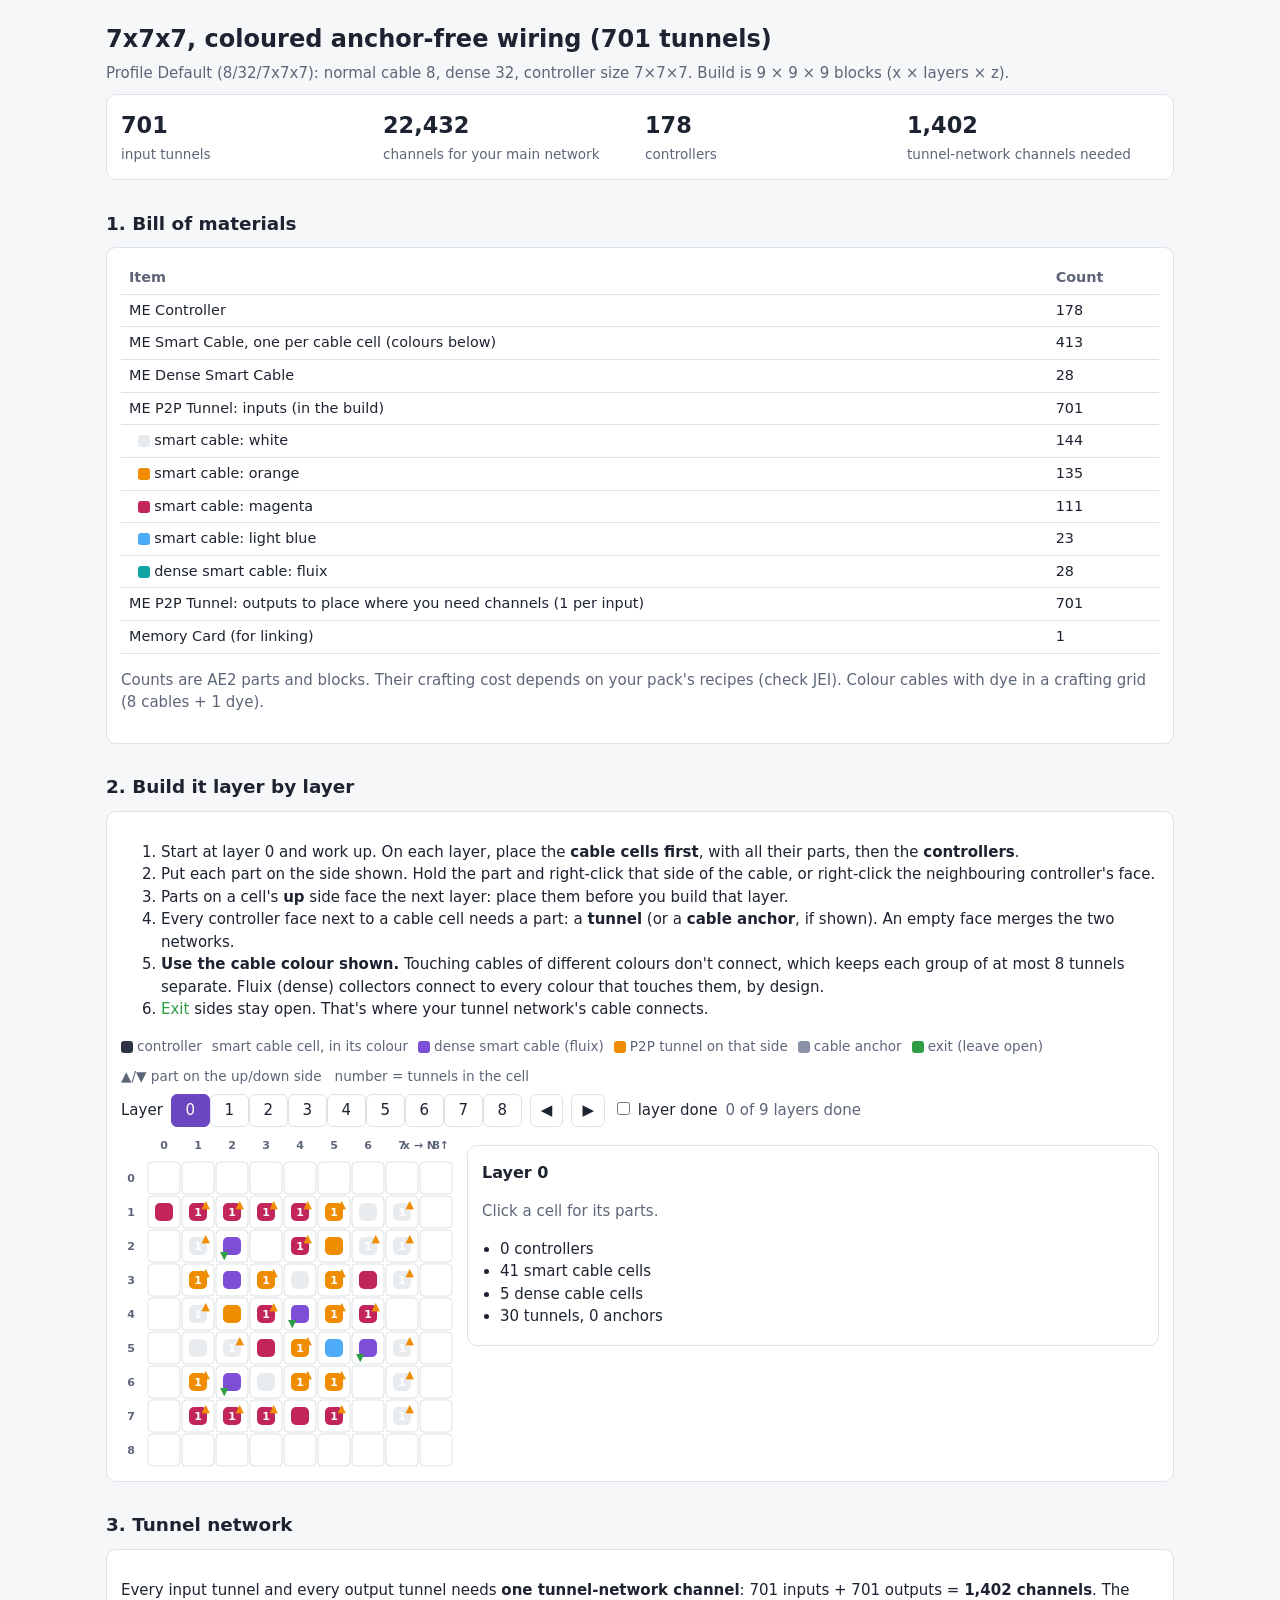
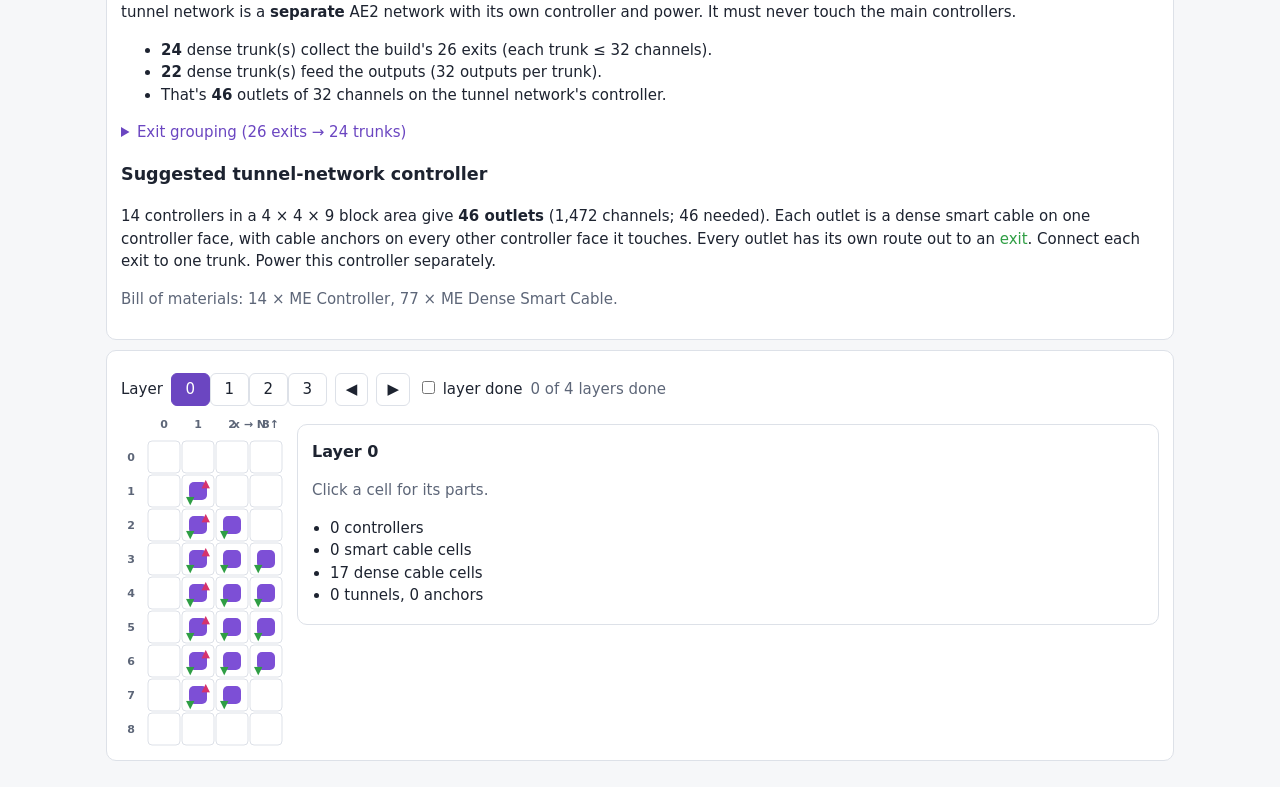
<file: examples/best_7x7x7_coloured.html>
<!doctype html>
<html lang="en">
<head>
<meta charset="utf-8">
<meta name="viewport" content="width=device-width, initial-scale=1">
<title>7x7x7, coloured anchor-free wiring (701 tunnels)</title>
<style>
:root{--bg:#f6f7f9;--panel:#fff;--ink:#1d2330;--muted:#5d6678;--line:#dde1e8;--accent:#6b46c1;
--ctrl:#2d3446;--ctrl-ink:#e9ecf3;--cable:#13a3a3;--dense:#7d4fd6;--tunnel:#f08c00;--anchor:#8a93a6;
--exit:#2f9e44;--output:#d6336c;--sel:#ffd43b;--done:#e6f4ea}
@media (prefers-color-scheme:dark){:root:not([data-theme=light]){--bg:#11141b;--panel:#1a1f2a;--ink:#e6e9f0;
--muted:#9aa3b5;--line:#2c3342;--ctrl:#c9cfdc;--ctrl-ink:#11141b;--anchor:#6b7385;--done:#1f3326}}
:root[data-theme=dark]{--bg:#11141b;--panel:#1a1f2a;--ink:#e6e9f0;--muted:#9aa3b5;--line:#2c3342;--ctrl:#c9cfdc;
--ctrl-ink:#11141b;--anchor:#6b7385;--done:#1f3326}
*{box-sizing:border-box}body{margin:0;background:var(--bg);color:var(--ink);
font:15px/1.5 system-ui,-apple-system,"Segoe UI",sans-serif}
main{max-width:1100px;margin:0 auto;padding:16px}
h1{font-size:1.5rem;margin:.2em 0}h2{font-size:1.15rem;margin:1.6em 0 .5em}
.muted{color:var(--muted)}.panel{background:var(--panel);border:1px solid var(--line);border-radius:10px;padding:14px;margin:10px 0}
.stats{display:grid;grid-template-columns:repeat(auto-fit,minmax(150px,1fr));gap:10px}
.stat b{display:block;font-size:1.4rem}.stat span{color:var(--muted);font-size:.85rem}
table{border-collapse:collapse;width:100%}th,td{text-align:left;padding:5px 8px;border-bottom:1px solid var(--line);font-size:.9rem}
th{color:var(--muted);font-weight:600}tr.done td{background:var(--done)}
.toolbar{display:flex;flex-wrap:wrap;gap:8px;align-items:center;margin:8px 0}
button,input,select{font:inherit;color:inherit;background:var(--panel);border:1px solid var(--line);border-radius:6px;padding:4px 10px}
button{cursor:pointer}button.on{background:var(--accent);color:#fff;border-color:var(--accent)}
input.coord{width:5.2em}
.viewer{display:grid;grid-template-columns:minmax(0,auto) minmax(220px,1fr);gap:14px;align-items:start}
@media (max-width:760px){.viewer{grid-template-columns:1fr}}
.gridwrap{overflow:auto;max-width:100%}
svg.grid{display:block}svg.grid text{font:600 11px system-ui,sans-serif}
.legend{display:flex;flex-wrap:wrap;gap:10px;font-size:.85rem;color:var(--muted)}
.sw{display:inline-block;width:12px;height:12px;border-radius:3px;vertical-align:-2px;margin-right:4px}
.detail h3{margin:.1em 0 .4em;font-size:1rem}.detail ul{margin:.2em 0;padding-left:1.2em}
.layerbtns button{min-width:2.6em}.ok{color:var(--exit)}.warn{color:var(--output)}
details summary{cursor:pointer;color:var(--accent)}
</style>
</head>
<body>
<main>
<h1 id="title"></h1>
<div class="muted" id="subtitle"></div>
<div class="panel stats" id="stats"></div>
<div id="notes"></div>

<h2>1. Bill of materials</h2>
<div class="panel"><table id="bom"></table>
<p class="muted">Counts are AE2 parts and blocks. Their crafting cost depends on your pack's recipes (check JEI).
Colour cables with dye in a crafting grid (8 cables + 1 dye).</p></div>

<h2>2. Build it layer by layer</h2>
<div class="panel">
<ol>
<li>Start at layer 0 and work up. On each layer, place the <b>cable cells first</b>, with all their parts, then the <b>controllers</b>.</li>
<li>Put each part on the side shown. Hold the part and right-click that side of the cable, or right-click the neighbouring controller's face.</li>
<li>Parts on a cell's <b>up</b> side face the next layer: place them before you build that layer.</li>
<li>Every controller face next to a cable cell needs a part: a <b>tunnel</b> (or a <b>cable anchor</b>, if shown). An empty face merges the two networks.</li>
<li><b>Use the cable colour shown.</b> Touching cables of different colours don't connect, which keeps each group of at most 8 tunnels separate. Fluix (dense) collectors connect to every colour that touches them, by design.</li>
<li><span class="ok">Exit</span> sides stay open. That's where your tunnel network's cable connects.</li>
</ol>
<div class="legend">
<span><i class="sw" style="background:var(--ctrl)"></i>controller</span>
<span>smart cable cell, in its colour</span>
<span><i class="sw" style="background:var(--dense)"></i>dense smart cable (fluix)</span>
<span><i class="sw" style="background:var(--tunnel)"></i>P2P tunnel on that side</span>
<span><i class="sw" style="background:var(--anchor)"></i>cable anchor</span>
<span><i class="sw" style="background:var(--exit)"></i>exit (leave open)</span>
<span>▲/▼ part on the up/down side &nbsp; number = tunnels in the cell</span>
</div>
<div id="viewer-main"></div>
</div>

<h2>3. Tunnel network</h2>
<div class="panel" id="tn"></div>
<div id="viewer-tc"></div>
</main>

<script>
const PLAN = {"title":"7x7x7, coloured anchor-free wiring (701 tunnels)","profile":{"name":"Default (8/32/7x7x7)","normal":8,"dense":32,"size":[7,7,7]},"origin":[-1,-1,-1],"size":[9,9,9],"cells":[{"pos":[0,0,1],"kind":"cable","cable":"normal","color":"magenta","sides":{}},{"pos":[0,1,1],"kind":"cable","cable":"normal","color":"magenta","sides":{"east":{"part":"tunnel","freq":1}}},{"pos":[0,1,2],"kind":"cable","cable":"normal","color":"orange","sides":{"east":{"part":"tunnel","freq":2}}},{"pos":[0,1,3],"kind":"cable","cable":"normal","color":"white","sides":{"east":{"part":"tunnel","freq":3}}},{"pos":[0,1,4],"kind":"cable","cable":"normal","color":"white","sides":{"east":{"part":"tunnel","freq":4}}},{"pos":[0,1,6],"kind":"cable","cable":"normal","color":"orange","sides":{"east":{"part":"tunnel","freq":5}}},{"pos":[0,1,7],"kind":"cable","cable":"normal","color":"orange","sides":{"east":{"part":"tunnel","freq":6}}},{"pos":[0,2,1],"kind":"cable","cable":"normal","color":"magenta","sides":{"east":{"part":"tunnel","freq":7}}},{"pos":[0,2,2],"kind":"cable","cable":"normal","color":"orange","sides":{}},{"pos":[0,2,3],"kind":"cable","cable":"normal","color":"white","sides":{"east":{"part":"tunnel","freq":8}}},{"pos":[0,2,4],"kind":"cable","cable":"normal","color":"white","sides":{}},{"pos":[0,2,5],"kind":"cable","cable":"normal","color":"orange","sides":{"east":{"part":"tunnel","freq":9}}},{"pos":[0,2,6],"kind":"cable","cable":"normal","color":"orange","sides":{}},{"pos":[0,2,7],"kind":"cable","cable":"normal","color":"white","sides":{"east":{"part":"tunnel","freq":10}}},{"pos":[0,3,2],"kind":"cable","cable":"normal","color":"orange","sides":{"east":{"part":"tunnel","freq":11}}},{"pos":[0,3,3],"kind":"cable","cable":"normal","color":"light_blue","sides":{}},{"pos":[0,3,4],"kind":"cable","cable":"normal","color":"white","sides":{"east":{"part":"tunnel","freq":12}}},{"pos":[0,3,5],"kind":"cable","cable":"dense","color":"transparent","sides":{"west":{"part":"exit"}}},{"pos":[0,3,6],"kind":"cable","cable":"normal","color":"white","sides":{"east":{"part":"tunnel","freq":13}}},{"pos":[0,3,7],"kind":"cable","cable":"normal","color":"white","sides":{"east":{"part":"tunnel","freq":14}}},{"pos":[0,4,1],"kind":"cable","cable":"normal","color":"white","sides":{"east":{"part":"tunnel","freq":15}}},{"pos":[0,4,2],"kind":"cable","cable":"dense","color":"transparent","sides":{"west":{"part":"exit"}}},{"pos":[0,4,3],"kind":"cable","cable":"normal","color":"light_blue","sides":{"east":{"part":"tunnel","freq":16}}},{"pos":[0,4,4],"kind":"cable","cable":"normal","color":"magenta","sides":{"west":{"part":"exit"}}},{"pos":[0,4,5],"kind":"cable","cable":"normal","color":"white","sides":{"east":{"part":"tunnel","freq":17}}},{"pos":[0,4,6],"kind":"cable","cable":"normal","color":"magenta","sides":{}},{"pos":[0,4,7],"kind":"cable","cable":"normal","color":"magenta","sides":{"east":{"part":"tunnel","freq":18}}},{"pos":[0,5,1],"kind":"cable","cable":"normal","color":"white","sides":{"east":{"part":"tunnel","freq":19}}},{"pos":[0,5,2],"kind":"cable","cable":"normal","color":"orange","sides":{"east":{"part":"tunnel","freq":20}}},{"pos":[0,5,3],"kind":"cable","cable":"normal","color":"orange","sides":{}},{"pos":[0,5,4],"kind":"cable","cable":"normal","color":"white","sides":{"east":{"part":"tunnel","freq":21}}},{"pos":[0,5,5],"kind":"cable","cable":"normal","color":"orange","sides":{"west":{"part":"exit"}}},{"pos":[0,5,6],"kind":"cable","cable":"normal","color":"magenta","sides":{"east":{"part":"tunnel","freq":22}}},{"pos":[0,6,1],"kind":"cable","cable":"normal","color":"white","sides":{"east":{"part":"tunnel","freq":23}}},{"pos":[0,6,3],"kind":"cable","cable":"normal","color":"white","sides":{"east":{"part":"tunnel","freq":24}}},{"pos":[0,6,4],"kind":"cable","cable":"normal","color":"white","sides":{}},{"pos":[0,6,5],"kind":"cable","cable":"normal","color":"white","sides":{"east":{"part":"tunnel","freq":25}}},{"pos":[0,6,6],"kind":"cable","cable":"dense","color":"transparent","sides":{"west":{"part":"exit"}}},{"pos":[0,6,7],"kind":"cable","cable":"normal","color":"white","sides":{"east":{"part":"tunnel","freq":26}}},{"pos":[0,7,1],"kind":"cable","cable":"normal","color":"white","sides":{"east":{"part":"tunnel","freq":27}}},{"pos":[0,7,3],"kind":"cable","cable":"normal","color":"orange","sides":{"east":{"part":"tunnel","freq":28}}},{"pos":[0,7,4],"kind":"cable","cable":"normal","color":"orange","sides":{"east":{"part":"tunnel","freq":29}}},{"pos":[0,7,5],"kind":"cable","cable":"normal","color":"orange","sides":{"east":{"part":"tunnel","freq":30}}},{"pos":[0,7,6],"kind":"cable","cable":"normal","color":"orange","sides":{"east":{"part":"tunnel","freq":31}}},{"pos":[0,7,7],"kind":"cable","cable":"normal","color":"white","sides":{"east":{"part":"tunnel","freq":32}}},{"pos":[0,8,2],"kind":"cable","cable":"normal","color":"white","sides":{}},{"pos":[0,8,3],"kind":"cable","cable":"normal","color":"white","sides":{}},{"pos":[0,8,4],"kind":"cable","cable":"normal","color":"white","sides":{}},{"pos":[0,8,5],"kind":"cable","cable":"normal","color":"white","sides":{}},{"pos":[1,0,1],"kind":"cable","cable":"normal","color":"magenta","sides":{"up":{"part":"tunnel","freq":33}}},{"pos":[1,0,2],"kind":"cable","cable":"normal","color":"white","sides":{"up":{"part":"tunnel","freq":34}}},{"pos":[1,0,3],"kind":"cable","cable":"normal","color":"orange","sides":{"up":{"part":"tunnel","freq":35}}},{"pos":[1,0,4],"kind":"cable","cable":"normal","color":"white","sides":{"up":{"part":"tunnel","freq":36}}},{"pos":[1,0,5],"kind":"cable","cable":"normal","color":"white","sides":{}},{"pos":[1,0,6],"kind":"cable","cable":"normal","color":"orange","sides":{"up":{"part":"tunnel","freq":37}}},{"pos":[1,0,7],"kind":"cable","cable":"normal","color":"magenta","sides":{"up":{"part":"tunnel","freq":38}}},{"pos":[1,1,0],"kind":"cable","cable":"normal","color":"orange","sides":{"south":{"part":"tunnel","freq":39}}},{"pos":[1,1,1],"kind":"controller"},{"pos":[1,1,2],"kind":"controller"},{"pos":[1,1,3],"kind":"controller"},{"pos":[1,1,4],"kind":"controller"},{"pos":[1,1,5],"kind":"cable","cable":"normal","color":"white","sides":{"up":{"part":"tunnel","freq":40},"north":{"part":"tunnel","freq":41},"south":{"part":"tunnel","freq":42},"east":{"part":"tunnel","freq":43}}},{"pos":[1,1,6],"kind":"controller"},{"pos":[1,1,7],"kind":"controller"},{"pos":[1,1,8],"kind":"cable","cable":"normal","color":"magenta","sides":{"north":{"part":"tunnel","freq":44}}},{"pos":[1,2,0],"kind":"cable","cable":"normal","color":"magenta","sides":{"south":{"part":"tunnel","freq":45}}},{"pos":[1,2,1],"kind":"controller"},{"pos":[1,2,2],"kind":"cable","cable":"normal","color":"orange","sides":{"down":{"part":"tunnel","freq":46},"up":{"part":"tunnel","freq":47},"north":{"part":"tunnel","freq":48},"south":{"part":"tunnel","freq":49},"east":{"part":"tunnel","freq":50}}},{"pos":[1,2,3],"kind":"controller"},{"pos":[1,2,4],"kind":"cable","cable":"normal","color":"white","sides":{"down":{"part":"tunnel","freq":51},"up":{"part":"tunnel","freq":52},"north":{"part":"tunnel","freq":53},"south":{"part":"tunnel","freq":54}}},{"pos":[1,2,5],"kind":"controller"},{"pos":[1,2,6],"kind":"cable","cable":"normal","color":"orange","sides":{"down":{"part":"tunnel","freq":55},"up":{"part":"tunnel","freq":56},"north":{"part":"tunnel","freq":57},"south":{"part":"tunnel","freq":58},"east":{"part":"tunnel","freq":59}}},{"pos":[1,2,7],"kind":"controller"},{"pos":[1,2,8],"kind":"cable","cable":"normal","color":"magenta","sides":{"north":{"part":"tunnel","freq":60}}},{"pos":[1,3,0],"kind":"cable","cable":"normal","color":"magenta","sides":{}},{"pos":[1,3,1],"kind":"cable","cable":"normal","color":"magenta","sides":{"down":{"part":"tunnel","freq":61},"up":{"part":"tunnel","freq":62},"south":{"part":"tunnel","freq":63},"east":{"part":"tunnel","freq":64}}},{"pos":[1,3,2],"kind":"controller"},{"pos":[1,3,3],"kind":"cable","cable":"normal","color":"light_blue","sides":{"down":{"part":"tunnel","freq":65},"up":{"part":"tunnel","freq":66},"north":{"part":"tunnel","freq":67},"south":{"part":"tunnel","freq":68},"east":{"part":"tunnel","freq":69}}},{"pos":[1,3,4],"kind":"controller"},{"pos":[1,3,5],"kind":"cable","cable":"normal","color":"white","sides":{"down":{"part":"tunnel","freq":70},"up":{"part":"tunnel","freq":71},"north":{"part":"tunnel","freq":72},"south":{"part":"tunnel","freq":73}}},{"pos":[1,3,6],"kind":"controller"},{"pos":[1,3,7],"kind":"controller"},{"pos":[1,3,8],"kind":"cable","cable":"normal","color":"magenta","sides":{"north":{"part":"tunnel","freq":74}}},{"pos":[1,4,0],"kind":"cable","cable":"normal","color":"magenta","sides":{"south":{"part":"tunnel","freq":75}}},{"pos":[1,4,1],"kind":"controller"},{"pos":[1,4,2],"kind":"cable","cable":"normal","color":"magenta","sides":{"down":{"part":"tunnel","freq":76},"up":{"part":"tunnel","freq":77},"north":{"part":"tunnel","freq":78},"south":{"part":"tunnel","freq":79}}},{"pos":[1,4,3],"kind":"controller"},{"pos":[1,4,4],"kind":"cable","cable":"normal","color":"magenta","sides":{"down":{"part":"tunnel","freq":80},"up":{"part":"tunnel","freq":81},"north":{"part":"tunnel","freq":82},"south":{"part":"tunnel","freq":83}}},{"pos":[1,4,5],"kind":"controller"},{"pos":[1,4,6],"kind":"cable","cable":"normal","color":"magenta","sides":{"down":{"part":"tunnel","freq":84},"up":{"part":"tunnel","freq":85},"north":{"part":"tunnel","freq":86},"south":{"part":"tunnel","freq":87},"east":{"part":"tunnel","freq":88}}},{"pos":[1,4,7],"kind":"controller"},{"pos":[1,4,8],"kind":"cable","cable":"normal","color":"magenta","sides":{"north":{"part":"tunnel","freq":89}}},{"pos":[1,5,0],"kind":"cable","cable":"normal","color":"magenta","sides":{"south":{"part":"tunnel","freq":90}}},{"pos":[1,5,1],"kind":"controller"},{"pos":[1,5,2],"kind":"controller"},{"pos":[1,5,3],"kind":"cable","cable":"normal","color":"orange","sides":{"down":{"part":"tunnel","freq":91},"up":{"part":"tunnel","freq":92},"north":{"part":"tunnel","freq":93},"south":{"part":"tunnel","freq":94}}},{"pos":[1,5,4],"kind":"controller"},{"pos":[1,5,5],"kind":"cable","cable":"normal","color":"orange","sides":{"down":{"part":"tunnel","freq":95},"up":{"part":"tunnel","freq":96},"north":{"part":"tunnel","freq":97},"south":{"part":"tunnel","freq":98}}},{"pos":[1,5,6],"kind":"controller"},{"pos":[1,5,7],"kind":"cable","cable":"normal","color":"white","sides":{"down":{"part":"tunnel","freq":99},"up":{"part":"tunnel","freq":100},"north":{"part":"tunnel","freq":101},"east":{"part":"tunnel","freq":102}}},{"pos":[1,5,8],"kind":"cable","cable":"dense","color":"transparent","sides":{"south":{"part":"exit"}}},{"pos":[1,6,0],"kind":"cable","cable":"normal","color":"magenta","sides":{"south":{"part":"tunnel","freq":103}}},{"pos":[1,6,1],"kind":"controller"},{"pos":[1,6,2],"kind":"cable","cable":"normal","color":"white","sides":{"down":{"part":"tunnel","freq":104},"north":{"part":"tunnel","freq":105},"south":{"part":"tunnel","freq":106},"east":{"part":"tunnel","freq":107}}},{"pos":[1,6,3],"kind":"controller"},{"pos":[1,6,4],"kind":"cable","cable":"normal","color":"white","sides":{"down":{"part":"tunnel","freq":108},"up":{"part":"tunnel","freq":109},"north":{"part":"tunnel","freq":110},"south":{"part":"tunnel","freq":111},"east":{"part":"tunnel","freq":112}}},{"pos":[1,6,5],"kind":"controller"},{"pos":[1,6,6],"kind":"cable","cable":"normal","color":"white","sides":{"down":{"part":"tunnel","freq":113},"up":{"part":"tunnel","freq":114},"north":{"part":"tunnel","freq":115},"south":{"part":"tunnel","freq":116},"east":{"part":"tunnel","freq":117}}},{"pos":[1,6,7],"kind":"controller"},{"pos":[1,6,8],"kind":"cable","cable":"normal","color":"white","sides":{"north":{"part":"tunnel","freq":118}}},{"pos":[1,7,0],"kind":"cable","cable":"normal","color":"white","sides":{"south":{"part":"tunnel","freq":119}}},{"pos":[1,7,1],"kind":"controller"},{"pos":[1,7,2],"kind":"cable","cable":"normal","color":"white","sides":{"north":{"part":"tunnel","freq":120},"south":{"part":"tunnel","freq":121},"east":{"part":"tunnel","freq":122}}},{"pos":[1,7,3],"kind":"controller"},{"pos":[1,7,4],"kind":"controller"},{"pos":[1,7,5],"kind":"controller"},{"pos":[1,7,6],"kind":"controller"},{"pos":[1,7,7],"kind":"controller"},{"pos":[1,7,8],"kind":"cable","cable":"normal","color":"white","sides":{"north":{"part":"tunnel","freq":123}}},{"pos":[1,8,1],"kind":"cable","cable":"normal","color":"magenta","sides":{"down":{"part":"tunnel","freq":124}}},{"pos":[1,8,2],"kind":"cable","cable":"dense","color":"transparent","sides":{"up":{"part":"exit"}}},{"pos":[1,8,3],"kind":"cable","cable":"normal","color":"magenta","sides":{"down":{"part":"tunnel","freq":125}}},{"pos":[1,8,4],"kind":"cable","cable":"normal","color":"orange","sides":{"down":{"part":"tunnel","freq":126}}},{"pos":[1,8,5],"kind":"cable","cable":"normal","color":"white","sides":{"down":{"part":"tunnel","freq":127}}},{"pos":[1,8,6],"kind":"cable","cable":"normal","color":"orange","sides":{"down":{"part":"tunnel","freq":128}}},{"pos":[1,8,7],"kind":"cable","cable":"normal","color":"orange","sides":{"down":{"part":"tunnel","freq":129}}},{"pos":[2,0,1],"kind":"cable","cable":"normal","color":"magenta","sides":{"up":{"part":"tunnel","freq":130}}},{"pos":[2,0,2],"kind":"cable","cable":"dense","color":"transparent","sides":{"down":{"part":"exit"}}},{"pos":[2,0,3],"kind":"cable","cable":"dense","color":"transparent","sides":{}},{"pos":[2,0,4],"kind":"cable","cable":"normal","color":"orange","sides":{}},{"pos":[2,0,5],"kind":"cable","cable":"normal","color":"white","sides":{"up":{"part":"tunnel","freq":131}}},{"pos":[2,0,6],"kind":"cable","cable":"dense","color":"transparent","sides":{"down":{"part":"exit"}}},{"pos":[2,0,7],"kind":"cable","cable":"normal","color":"magenta","sides":{"up":{"part":"tunnel","freq":132}}},{"pos":[2,1,0],"kind":"cable","cable":"normal","color":"orange","sides":{"south":{"part":"tunnel","freq":133}}},{"pos":[2,1,1],"kind":"controller"},{"pos":[2,1,2],"kind":"cable","cable":"normal","color":"orange","sides":{"up":{"part":"tunnel","freq":134},"north":{"part":"tunnel","freq":135},"west":{"part":"tunnel","freq":136}}},{"pos":[2,1,3],"kind":"cable","cable":"normal","color":"white","sides":{"west":{"part":"tunnel","freq":137},"east":{"part":"tunnel","freq":138}}},{"pos":[2,1,4],"kind":"cable","cable":"normal","color":"orange","sides":{"south":{"part":"tunnel","freq":139},"west":{"part":"tunnel","freq":140},"east":{"part":"tunnel","freq":141}}},{"pos":[2,1,5],"kind":"controller"},{"pos":[2,1,6],"kind":"cable","cable":"normal","color":"orange","sides":{"up":{"part":"tunnel","freq":142},"north":{"part":"tunnel","freq":143},"south":{"part":"tunnel","freq":144},"west":{"part":"tunnel","freq":145}}},{"pos":[2,1,7],"kind":"controller"},{"pos":[2,1,8],"kind":"cable","cable":"normal","color":"orange","sides":{"north":{"part":"tunnel","freq":146}}},{"pos":[2,2,0],"kind":"cable","cable":"normal","color":"orange","sides":{}},{"pos":[2,2,1],"kind":"cable","cable":"normal","color":"orange","sides":{"down":{"part":"tunnel","freq":147},"up":{"part":"tunnel","freq":148},"south":{"part":"tunnel","freq":149},"west":{"part":"tunnel","freq":150}}},{"pos":[2,2,2],"kind":"controller"},{"pos":[2,2,3],"kind":"cable","cable":"normal","color":"white","sides":{"up":{"part":"tunnel","freq":151},"north":{"part":"tunnel","freq":152},"west":{"part":"tunnel","freq":153},"east":{"part":"tunnel","freq":154}}},{"pos":[2,2,4],"kind":"cable","cable":"normal","color":"orange","sides":{"up":{"part":"tunnel","freq":155},"south":{"part":"tunnel","freq":156}}},{"pos":[2,2,5],"kind":"controller"},{"pos":[2,2,6],"kind":"controller"},{"pos":[2,2,7],"kind":"cable","cable":"normal","color":"light_blue","sides":{"down":{"part":"tunnel","freq":157},"up":{"part":"tunnel","freq":158},"north":{"part":"tunnel","freq":159},"west":{"part":"tunnel","freq":160},"east":{"part":"tunnel","freq":161}}},{"pos":[2,2,8],"kind":"cable","cable":"normal","color":"light_blue","sides":{}},{"pos":[2,3,0],"kind":"cable","cable":"normal","color":"orange","sides":{"south":{"part":"tunnel","freq":162}}},{"pos":[2,3,1],"kind":"controller"},{"pos":[2,3,2],"kind":"controller"},{"pos":[2,3,3],"kind":"controller"},{"pos":[2,3,4],"kind":"controller"},{"pos":[2,3,5],"kind":"cable","cable":"normal","color":"white","sides":{"down":{"part":"tunnel","freq":163},"up":{"part":"tunnel","freq":164},"north":{"part":"tunnel","freq":165},"south":{"part":"tunnel","freq":166}}},{"pos":[2,3,6],"kind":"controller"},{"pos":[2,3,7],"kind":"controller"},{"pos":[2,3,8],"kind":"cable","cable":"normal","color":"light_blue","sides":{"north":{"part":"tunnel","freq":167}}},{"pos":[2,4,0],"kind":"cable","cable":"normal","color":"orange","sides":{"south":{"part":"tunnel","freq":168}}},{"pos":[2,4,1],"kind":"controller"},{"pos":[2,4,2],"kind":"cable","cable":"normal","color":"magenta","sides":{"down":{"part":"tunnel","freq":169},"north":{"part":"tunnel","freq":170},"south":{"part":"tunnel","freq":171}}},{"pos":[2,4,3],"kind":"controller"},{"pos":[2,4,4],"kind":"cable","cable":"normal","color":"magenta","sides":{"down":{"part":"tunnel","freq":172},"up":{"part":"tunnel","freq":173},"north":{"part":"tunnel","freq":174},"south":{"part":"tunnel","freq":175}}},{"pos":[2,4,5],"kind":"controller"},{"pos":[2,4,6],"kind":"controller"},{"pos":[2,4,7],"kind":"cable","cable":"normal","color":"white","sides":{"down":{"part":"tunnel","freq":176},"up":{"part":"tunnel","freq":177},"north":{"part":"tunnel","freq":178},"west":{"part":"tunnel","freq":179},"east":{"part":"tunnel","freq":180}}},{"pos":[2,4,8],"kind":"cable","cable":"normal","color":"white","sides":{}},{"pos":[2,5,0],"kind":"cable","cable":"normal","color":"white","sides":{}},{"pos":[2,5,1],"kind":"cable","cable":"normal","color":"white","sides":{"down":{"part":"tunnel","freq":181},"west":{"part":"tunnel","freq":182},"east":{"part":"tunnel","freq":183}}},{"pos":[2,5,2],"kind":"cable","cable":"normal","color":"white","sides":{"up":{"part":"tunnel","freq":184},"west":{"part":"tunnel","freq":185}}},{"pos":[2,5,3],"kind":"cable","cable":"normal","color":"orange","sides":{"down":{"part":"tunnel","freq":186},"south":{"part":"tunnel","freq":187},"east":{"part":"tunnel","freq":188}}},{"pos":[2,5,4],"kind":"controller"},{"pos":[2,5,5],"kind":"cable","cable":"normal","color":"orange","sides":{"down":{"part":"tunnel","freq":189},"north":{"part":"tunnel","freq":190},"south":{"part":"tunnel","freq":191},"east":{"part":"tunnel","freq":192}}},{"pos":[2,5,6],"kind":"controller"},{"pos":[2,5,7],"kind":"controller"},{"pos":[2,5,8],"kind":"cable","cable":"normal","color":"orange","sides":{"north":{"part":"tunnel","freq":193}}},{"pos":[2,6,0],"kind":"cable","cable":"dense","color":"transparent","sides":{"north":{"part":"exit"}}},{"pos":[2,6,1],"kind":"cable","cable":"normal","color":"orange","sides":{"up":{"part":"tunnel","freq":194},"south":{"part":"tunnel","freq":195},"west":{"part":"tunnel","freq":196},"east":{"part":"tunnel","freq":197}}},{"pos":[2,6,2],"kind":"controller"},{"pos":[2,6,3],"kind":"cable","cable":"normal","color":"magenta","sides":{"north":{"part":"tunnel","freq":198},"south":{"part":"tunnel","freq":199},"west":{"part":"tunnel","freq":200},"east":{"part":"tunnel","freq":201}}},{"pos":[2,6,4],"kind":"controller"},{"pos":[2,6,5],"kind":"cable","cable":"normal","color":"white","sides":{"north":{"part":"tunnel","freq":202},"south":{"part":"tunnel","freq":203},"west":{"part":"tunnel","freq":204},"east":{"part":"tunnel","freq":205}}},{"pos":[2,6,6],"kind":"controller"},{"pos":[2,6,7],"kind":"cable","cable":"normal","color":"orange","sides":{"down":{"part":"tunnel","freq":206},"up":{"part":"tunnel","freq":207},"north":{"part":"tunnel","freq":208},"west":{"part":"tunnel","freq":209},"east":{"part":"tunnel","freq":210}}},{"pos":[2,6,8],"kind":"cable","cable":"normal","color":"orange","sides":{}},{"pos":[2,7,0],"kind":"cable","cable":"normal","color":"white","sides":{"south":{"part":"tunnel","freq":211}}},{"pos":[2,7,1],"kind":"controller"},{"pos":[2,7,2],"kind":"controller"},{"pos":[2,7,3],"kind":"cable","cable":"normal","color":"magenta","sides":{"north":{"part":"tunnel","freq":212},"south":{"part":"tunnel","freq":213},"west":{"part":"tunnel","freq":214}}},{"pos":[2,7,4],"kind":"controller"},{"pos":[2,7,5],"kind":"cable","cable":"normal","color":"white","sides":{"north":{"part":"tunnel","freq":215},"west":{"part":"tunnel","freq":216},"east":{"part":"tunnel","freq":217}}},{"pos":[2,7,6],"kind":"cable","cable":"normal","color":"magenta","sides":{"down":{"part":"tunnel","freq":218},"south":{"part":"tunnel","freq":219},"west":{"part":"tunnel","freq":220}}},{"pos":[2,7,7],"kind":"controller"},{"pos":[2,7,8],"kind":"cable","cable":"normal","color":"white","sides":{"north":{"part":"tunnel","freq":221}}},{"pos":[2,8,1],"kind":"cable","cable":"normal","color":"magenta","sides":{"down":{"part":"tunnel","freq":222}}},{"pos":[2,8,2],"kind":"cable","cable":"normal","color":"orange","sides":{"down":{"part":"tunnel","freq":223}}},{"pos":[2,8,3],"kind":"cable","cable":"normal","color":"magenta","sides":{}},{"pos":[2,8,4],"kind":"cable","cable":"normal","color":"orange","sides":{"down":{"part":"tunnel","freq":224}}},{"pos":[2,8,5],"kind":"cable","cable":"normal","color":"white","sides":{}},{"pos":[2,8,7],"kind":"cable","cable":"normal","color":"orange","sides":{"down":{"part":"tunnel","freq":225}}},{"pos":[3,0,1],"kind":"cable","cable":"normal","color":"magenta","sides":{"up":{"part":"tunnel","freq":226}}},{"pos":[3,0,3],"kind":"cable","cable":"normal","color":"orange","sides":{"up":{"part":"tunnel","freq":227}}},{"pos":[3,0,4],"kind":"cable","cable":"normal","color":"magenta","sides":{"up":{"part":"tunnel","freq":228}}},{"pos":[3,0,5],"kind":"cable","cable":"normal","color":"magenta","sides":{}},{"pos":[3,0,6],"kind":"cable","cable":"normal","color":"white","sides":{}},{"pos":[3,0,7],"kind":"cable","cable":"normal","color":"magenta","sides":{"up":{"part":"tunnel","freq":229}}},{"pos":[3,1,0],"kind":"cable","cable":"normal","color":"magenta","sides":{"south":{"part":"tunnel","freq":230}}},{"pos":[3,1,1],"kind":"controller"},{"pos":[3,1,2],"kind":"cable","cable":"normal","color":"orange","sides":{"north":{"part":"tunnel","freq":231},"south":{"part":"tunnel","freq":232},"east":{"part":"tunnel","freq":233}}},{"pos":[3,1,3],"kind":"controller"},{"pos":[3,1,4],"kind":"controller"},{"pos":[3,1,5],"kind":"cable","cable":"normal","color":"magenta","sides":{"up":{"part":"tunnel","freq":234},"north":{"part":"tunnel","freq":235},"west":{"part":"tunnel","freq":236},"east":{"part":"tunnel","freq":237}}},{"pos":[3,1,6],"kind":"cable","cable":"normal","color":"white","sides":{"south":{"part":"tunnel","freq":238},"east":{"part":"tunnel","freq":239}}},{"pos":[3,1,7],"kind":"controller"},{"pos":[3,1,8],"kind":"cable","cable":"normal","color":"orange","sides":{"north":{"part":"tunnel","freq":240}}},{"pos":[3,2,0],"kind":"cable","cable":"normal","color":"white","sides":{}},{"pos":[3,2,1],"kind":"cable","cable":"normal","color":"white","sides":{"down":{"part":"tunnel","freq":241},"up":{"part":"tunnel","freq":242}}},{"pos":[3,2,2],"kind":"cable","cable":"normal","color":"white","sides":{"south":{"part":"tunnel","freq":243},"west":{"part":"tunnel","freq":244}}},{"pos":[3,2,3],"kind":"controller"},{"pos":[3,2,4],"kind":"cable","cable":"normal","color":"orange","sides":{"down":{"part":"tunnel","freq":245},"north":{"part":"tunnel","freq":246},"south":{"part":"tunnel","freq":247}}},{"pos":[3,2,5],"kind":"controller"},{"pos":[3,2,6],"kind":"cable","cable":"normal","color":"white","sides":{"north":{"part":"tunnel","freq":248},"south":{"part":"tunnel","freq":249},"west":{"part":"tunnel","freq":250}}},{"pos":[3,2,7],"kind":"controller"},{"pos":[3,2,8],"kind":"cable","cable":"normal","color":"orange","sides":{"north":{"part":"tunnel","freq":251}}},{"pos":[3,3,0],"kind":"cable","cable":"normal","color":"white","sides":{"south":{"part":"tunnel","freq":252}}},{"pos":[3,3,1],"kind":"controller"},{"pos":[3,3,2],"kind":"cable","cable":"normal","color":"white","sides":{"north":{"part":"tunnel","freq":253},"south":{"part":"tunnel","freq":254},"west":{"part":"tunnel","freq":255}}},{"pos":[3,3,3],"kind":"controller"},{"pos":[3,3,4],"kind":"cable","cable":"normal","color":"magenta","sides":{"north":{"part":"tunnel","freq":256},"west":{"part":"tunnel","freq":257}}},{"pos":[3,3,5],"kind":"cable","cable":"normal","color":"orange","sides":{"down":{"part":"tunnel","freq":258},"up":{"part":"tunnel","freq":259},"east":{"part":"tunnel","freq":260}}},{"pos":[3,3,6],"kind":"cable","cable":"normal","color":"orange","sides":{"up":{"part":"tunnel","freq":261},"west":{"part":"tunnel","freq":262}}},{"pos":[3,3,7],"kind":"cable","cable":"normal","color":"orange","sides":{"down":{"part":"tunnel","freq":263},"up":{"part":"tunnel","freq":264},"west":{"part":"tunnel","freq":265}}},{"pos":[3,3,8],"kind":"cable","cable":"dense","color":"transparent","sides":{"south":{"part":"exit"}}},{"pos":[3,4,0],"kind":"cable","cable":"dense","color":"transparent","sides":{"north":{"part":"exit"}}},{"pos":[3,4,1],"kind":"cable","cable":"normal","color":"orange","sides":{"down":{"part":"tunnel","freq":266},"up":{"part":"tunnel","freq":267},"west":{"part":"tunnel","freq":268}}},{"pos":[3,4,2],"kind":"cable","cable":"normal","color":"orange","sides":{}},{"pos":[3,4,3],"kind":"cable","cable":"normal","color":"orange","sides":{"down":{"part":"tunnel","freq":269},"up":{"part":"tunnel","freq":270},"west":{"part":"tunnel","freq":271},"east":{"part":"tunnel","freq":272}}},{"pos":[3,4,4],"kind":"cable","cable":"normal","color":"orange","sides":{"south":{"part":"tunnel","freq":273}}},{"pos":[3,4,5],"kind":"controller"},{"pos":[3,4,6],"kind":"controller"},{"pos":[3,4,7],"kind":"controller"},{"pos":[3,4,8],"kind":"cable","cable":"normal","color":"white","sides":{"north":{"part":"tunnel","freq":274}}},{"pos":[3,5,0],"kind":"cable","cable":"normal","color":"orange","sides":{"south":{"part":"tunnel","freq":275}}},{"pos":[3,5,1],"kind":"controller"},{"pos":[3,5,2],"kind":"cable","cable":"normal","color":"white","sides":{"north":{"part":"tunnel","freq":276},"south":{"part":"tunnel","freq":277},"east":{"part":"tunnel","freq":278}}},{"pos":[3,5,3],"kind":"controller"},{"pos":[3,5,4],"kind":"cable","cable":"normal","color":"magenta","sides":{"north":{"part":"tunnel","freq":279},"south":{"part":"tunnel","freq":280},"west":{"part":"tunnel","freq":281}}},{"pos":[3,5,5],"kind":"controller"},{"pos":[3,5,6],"kind":"cable","cable":"normal","color":"magenta","sides":{"down":{"part":"tunnel","freq":282},"up":{"part":"tunnel","freq":283},"north":{"part":"tunnel","freq":284},"west":{"part":"tunnel","freq":285},"east":{"part":"tunnel","freq":286}}},{"pos":[3,5,7],"kind":"cable","cable":"normal","color":"magenta","sides":{"down":{"part":"tunnel","freq":287},"up":{"part":"tunnel","freq":288},"west":{"part":"tunnel","freq":289}}},{"pos":[3,5,8],"kind":"cable","cable":"normal","color":"magenta","sides":{}},{"pos":[3,6,0],"kind":"cable","cable":"normal","color":"magenta","sides":{"south":{"part":"tunnel","freq":290}}},{"pos":[3,6,1],"kind":"controller"},{"pos":[3,6,2],"kind":"cable","cable":"normal","color":"orange","sides":{"north":{"part":"tunnel","freq":291},"south":{"part":"tunnel","freq":292},"west":{"part":"tunnel","freq":293},"east":{"part":"tunnel","freq":294}}},{"pos":[3,6,3],"kind":"controller"},{"pos":[3,6,4],"kind":"cable","cable":"normal","color":"magenta","sides":{"north":{"part":"tunnel","freq":295},"south":{"part":"tunnel","freq":296},"west":{"part":"tunnel","freq":297}}},{"pos":[3,6,5],"kind":"controller"},{"pos":[3,6,6],"kind":"controller"},{"pos":[3,6,7],"kind":"controller"},{"pos":[3,6,8],"kind":"cable","cable":"normal","color":"orange","sides":{"north":{"part":"tunnel","freq":298}}},{"pos":[3,7,0],"kind":"cable","cable":"normal","color":"white","sides":{"south":{"part":"tunnel","freq":299}}},{"pos":[3,7,1],"kind":"controller"},{"pos":[3,7,2],"kind":"cable","cable":"normal","color":"orange","sides":{"north":{"part":"tunnel","freq":300},"west":{"part":"tunnel","freq":301}}},{"pos":[3,7,3],"kind":"cable","cable":"normal","color":"white","sides":{"down":{"part":"tunnel","freq":302},"east":{"part":"tunnel","freq":303}}},{"pos":[3,7,4],"kind":"cable","cable":"normal","color":"magenta","sides":{"south":{"part":"tunnel","freq":304},"west":{"part":"tunnel","freq":305}}},{"pos":[3,7,5],"kind":"controller"},{"pos":[3,7,6],"kind":"cable","cable":"normal","color":"magenta","sides":{"down":{"part":"tunnel","freq":306},"north":{"part":"tunnel","freq":307},"south":{"part":"tunnel","freq":308},"east":{"part":"tunnel","freq":309}}},{"pos":[3,7,7],"kind":"controller"},{"pos":[3,7,8],"kind":"cable","cable":"normal","color":"white","sides":{"north":{"part":"tunnel","freq":310}}},{"pos":[3,8,1],"kind":"cable","cable":"normal","color":"white","sides":{"down":{"part":"tunnel","freq":311}}},{"pos":[3,8,2],"kind":"cable","cable":"normal","color":"orange","sides":{}},{"pos":[3,8,3],"kind":"cable","cable":"normal","color":"white","sides":{}},{"pos":[3,8,4],"kind":"cable","cable":"dense","color":"transparent","sides":{}},{"pos":[3,8,5],"kind":"cable","cable":"normal","color":"light_blue","sides":{"down":{"part":"tunnel","freq":312}}},{"pos":[3,8,6],"kind":"cable","cable":"normal","color":"magenta","sides":{}},{"pos":[3,8,7],"kind":"cable","cable":"normal","color":"orange","sides":{"down":{"part":"tunnel","freq":313}}},{"pos":[4,0,1],"kind":"cable","cable":"normal","color":"magenta","sides":{"up":{"part":"tunnel","freq":314}}},{"pos":[4,0,2],"kind":"cable","cable":"normal","color":"magenta","sides":{"up":{"part":"tunnel","freq":315}}},{"pos":[4,0,3],"kind":"cable","cable":"normal","color":"white","sides":{}},{"pos":[4,0,4],"kind":"cable","cable":"dense","color":"transparent","sides":{"down":{"part":"exit"}}},{"pos":[4,0,5],"kind":"cable","cable":"normal","color":"orange","sides":{"up":{"part":"tunnel","freq":316}}},{"pos":[4,0,6],"kind":"cable","cable":"normal","color":"orange","sides":{"up":{"part":"tunnel","freq":317}}},{"pos":[4,0,7],"kind":"cable","cable":"normal","color":"magenta","sides":{}},{"pos":[4,1,0],"kind":"cable","cable":"normal","color":"magenta","sides":{"south":{"part":"tunnel","freq":318}}},{"pos":[4,1,1],"kind":"controller"},{"pos":[4,1,2],"kind":"controller"},{"pos":[4,1,3],"kind":"cable","cable":"normal","color":"white","sides":{"north":{"part":"tunnel","freq":319},"west":{"part":"tunnel","freq":320},"east":{"part":"tunnel","freq":321}}},{"pos":[4,1,4],"kind":"cable","cable":"normal","color":"magenta","sides":{"south":{"part":"tunnel","freq":322},"west":{"part":"tunnel","freq":323},"east":{"part":"tunnel","freq":324}}},{"pos":[4,1,5],"kind":"controller"},{"pos":[4,1,6],"kind":"controller"},{"pos":[4,1,7],"kind":"cable","cable":"normal","color":"magenta","sides":{"up":{"part":"tunnel","freq":325},"north":{"part":"tunnel","freq":326},"west":{"part":"tunnel","freq":327},"east":{"part":"tunnel","freq":328}}},{"pos":[4,2,0],"kind":"cable","cable":"normal","color":"orange","sides":{}},{"pos":[4,2,1],"kind":"cable","cable":"normal","color":"orange","sides":{"down":{"part":"tunnel","freq":329},"up":{"part":"tunnel","freq":330},"east":{"part":"tunnel","freq":331}}},{"pos":[4,2,2],"kind":"cable","cable":"normal","color":"orange","sides":{"down":{"part":"tunnel","freq":332},"east":{"part":"tunnel","freq":333}}},{"pos":[4,2,3],"kind":"cable","cable":"normal","color":"white","sides":{"up":{"part":"tunnel","freq":334},"west":{"part":"tunnel","freq":335}}},{"pos":[4,2,4],"kind":"cable","cable":"normal","color":"magenta","sides":{}},{"pos":[4,2,5],"kind":"cable","cable":"normal","color":"light_blue","sides":{"down":{"part":"tunnel","freq":336},"up":{"part":"tunnel","freq":337},"west":{"part":"tunnel","freq":338}}},{"pos":[4,2,6],"kind":"cable","cable":"normal","color":"white","sides":{"down":{"part":"tunnel","freq":339},"south":{"part":"tunnel","freq":340},"east":{"part":"tunnel","freq":341}}},{"pos":[4,2,7],"kind":"controller"},{"pos":[4,2,8],"kind":"cable","cable":"normal","color":"orange","sides":{"north":{"part":"tunnel","freq":342}}},{"pos":[4,3,0],"kind":"cable","cable":"normal","color":"orange","sides":{"south":{"part":"tunnel","freq":343}}},{"pos":[4,3,1],"kind":"controller"},{"pos":[4,3,2],"kind":"cable","cable":"normal","color":"orange","sides":{"north":{"part":"tunnel","freq":344},"south":{"part":"tunnel","freq":345}}},{"pos":[4,3,3],"kind":"controller"},{"pos":[4,3,4],"kind":"cable","cable":"normal","color":"magenta","sides":{"north":{"part":"tunnel","freq":346},"south":{"part":"tunnel","freq":347},"east":{"part":"tunnel","freq":348}}},{"pos":[4,3,5],"kind":"controller"},{"pos":[4,3,6],"kind":"cable","cable":"normal","color":"magenta","sides":{"north":{"part":"tunnel","freq":349}}},{"pos":[4,3,7],"kind":"cable","cable":"normal","color":"magenta","sides":{"down":{"part":"tunnel","freq":350},"up":{"part":"tunnel","freq":351},"east":{"part":"tunnel","freq":352}}},{"pos":[4,3,8],"kind":"cable","cable":"normal","color":"magenta","sides":{}},{"pos":[4,4,0],"kind":"cable","cable":"normal","color":"magenta","sides":{}},{"pos":[4,4,1],"kind":"cable","cable":"normal","color":"magenta","sides":{"down":{"part":"tunnel","freq":353},"up":{"part":"tunnel","freq":354},"east":{"part":"tunnel","freq":355}}},{"pos":[4,4,2],"kind":"cable","cable":"normal","color":"magenta","sides":{"up":{"part":"tunnel","freq":356},"south":{"part":"tunnel","freq":357},"east":{"part":"tunnel","freq":358}}},{"pos":[4,4,3],"kind":"controller"},{"pos":[4,4,4],"kind":"cable","cable":"normal","color":"light_blue","sides":{"north":{"part":"tunnel","freq":359},"south":{"part":"tunnel","freq":360},"east":{"part":"tunnel","freq":361}}},{"pos":[4,4,5],"kind":"controller"},{"pos":[4,4,6],"kind":"cable","cable":"normal","color":"magenta","sides":{"up":{"part":"tunnel","freq":362},"north":{"part":"tunnel","freq":363},"south":{"part":"tunnel","freq":364},"west":{"part":"tunnel","freq":365}}},{"pos":[4,4,7],"kind":"controller"},{"pos":[4,4,8],"kind":"cable","cable":"normal","color":"light_blue","sides":{"north":{"part":"tunnel","freq":366}}},{"pos":[4,5,0],"kind":"cable","cable":"normal","color":"orange","sides":{"south":{"part":"tunnel","freq":367}}},{"pos":[4,5,1],"kind":"controller"},{"pos":[4,5,2],"kind":"controller"},{"pos":[4,5,3],"kind":"cable","cable":"normal","color":"orange","sides":{"down":{"part":"tunnel","freq":368},"up":{"part":"tunnel","freq":369},"north":{"part":"tunnel","freq":370},"west":{"part":"tunnel","freq":371}}},{"pos":[4,5,4],"kind":"cable","cable":"normal","color":"light_blue","sides":{"south":{"part":"tunnel","freq":372},"east":{"part":"tunnel","freq":373}}},{"pos":[4,5,5],"kind":"controller"},{"pos":[4,5,6],"kind":"controller"},{"pos":[4,5,7],"kind":"cable","cable":"normal","color":"orange","sides":{"down":{"part":"tunnel","freq":374},"up":{"part":"tunnel","freq":375},"north":{"part":"tunnel","freq":376}}},{"pos":[4,5,8],"kind":"cable","cable":"dense","color":"transparent","sides":{"south":{"part":"exit"}}},{"pos":[4,6,0],"kind":"cable","cable":"normal","color":"magenta","sides":{}},{"pos":[4,6,1],"kind":"cable","cable":"normal","color":"magenta","sides":{"down":{"part":"tunnel","freq":377},"up":{"part":"tunnel","freq":378},"south":{"part":"tunnel","freq":379},"west":{"part":"tunnel","freq":380},"east":{"part":"tunnel","freq":381}}},{"pos":[4,6,2],"kind":"controller"},{"pos":[4,6,3],"kind":"controller"},{"pos":[4,6,4],"kind":"cable","cable":"normal","color":"light_blue","sides":{"north":{"part":"tunnel","freq":382}}},{"pos":[4,6,5],"kind":"cable","cable":"normal","color":"orange","sides":{"down":{"part":"tunnel","freq":383},"west":{"part":"tunnel","freq":384}}},{"pos":[4,6,6],"kind":"cable","cable":"normal","color":"light_blue","sides":{"down":{"part":"tunnel","freq":385},"up":{"part":"tunnel","freq":386},"south":{"part":"tunnel","freq":387},"west":{"part":"tunnel","freq":388}}},{"pos":[4,6,7],"kind":"controller"},{"pos":[4,6,8],"kind":"cable","cable":"normal","color":"light_blue","sides":{"north":{"part":"tunnel","freq":389}}},{"pos":[4,7,0],"kind":"cable","cable":"normal","color":"white","sides":{"south":{"part":"tunnel","freq":390}}},{"pos":[4,7,1],"kind":"controller"},{"pos":[4,7,2],"kind":"cable","cable":"normal","color":"white","sides":{"down":{"part":"tunnel","freq":391},"north":{"part":"tunnel","freq":392},"south":{"part":"tunnel","freq":393}}},{"pos":[4,7,3],"kind":"controller"},{"pos":[4,7,4],"kind":"cable","cable":"normal","color":"light_blue","sides":{"north":{"part":"tunnel","freq":394},"east":{"part":"tunnel","freq":395}}},{"pos":[4,7,5],"kind":"cable","cable":"normal","color":"orange","sides":{"south":{"part":"tunnel","freq":396},"west":{"part":"tunnel","freq":397},"east":{"part":"tunnel","freq":398}}},{"pos":[4,7,6],"kind":"controller"},{"pos":[4,7,7],"kind":"controller"},{"pos":[4,7,8],"kind":"cable","cable":"normal","color":"white","sides":{"north":{"part":"tunnel","freq":399}}},{"pos":[4,8,1],"kind":"cable","cable":"normal","color":"white","sides":{"down":{"part":"tunnel","freq":400}}},{"pos":[4,8,2],"kind":"cable","cable":"normal","color":"white","sides":{}},{"pos":[4,8,3],"kind":"cable","cable":"normal","color":"orange","sides":{"down":{"part":"tunnel","freq":401}}},{"pos":[4,8,4],"kind":"cable","cable":"dense","color":"transparent","sides":{"up":{"part":"exit"}}},{"pos":[4,8,5],"kind":"cable","cable":"normal","color":"orange","sides":{}},{"pos":[4,8,6],"kind":"cable","cable":"normal","color":"magenta","sides":{"down":{"part":"tunnel","freq":402}}},{"pos":[4,8,7],"kind":"cable","cable":"normal","color":"orange","sides":{"down":{"part":"tunnel","freq":403}}},{"pos":[5,0,1],"kind":"cable","cable":"normal","color":"orange","sides":{"up":{"part":"tunnel","freq":404}}},{"pos":[5,0,2],"kind":"cable","cable":"normal","color":"orange","sides":{}},{"pos":[5,0,3],"kind":"cable","cable":"normal","color":"orange","sides":{"up":{"part":"tunnel","freq":405}}},{"pos":[5,0,4],"kind":"cable","cable":"normal","color":"orange","sides":{"up":{"part":"tunnel","freq":406}}},{"pos":[5,0,5],"kind":"cable","cable":"normal","color":"light_blue","sides":{}},{"pos":[5,0,6],"kind":"cable","cable":"normal","color":"orange","sides":{"up":{"part":"tunnel","freq":407}}},{"pos":[5,0,7],"kind":"cable","cable":"normal","color":"magenta","sides":{"up":{"part":"tunnel","freq":408}}},{"pos":[5,1,0],"kind":"cable","cable":"normal","color":"magenta","sides":{"south":{"part":"tunnel","freq":409}}},{"pos":[5,1,1],"kind":"controller"},{"pos":[5,1,2],"kind":"cable","cable":"normal","color":"orange","sides":{"up":{"part":"tunnel","freq":410},"north":{"part":"tunnel","freq":411},"south":{"part":"tunnel","freq":412},"west":{"part":"tunnel","freq":413},"east":{"part":"tunnel","freq":414}}},{"pos":[5,1,3],"kind":"controller"},{"pos":[5,1,4],"kind":"controller"},{"pos":[5,1,5],"kind":"cable","cable":"normal","color":"light_blue","sides":{"north":{"part":"tunnel","freq":415},"south":{"part":"tunnel","freq":416},"west":{"part":"tunnel","freq":417}}},{"pos":[5,1,6],"kind":"controller"},{"pos":[5,1,7],"kind":"controller"},{"pos":[5,1,8],"kind":"cable","cable":"normal","color":"orange","sides":{"north":{"part":"tunnel","freq":418}}},{"pos":[5,2,0],"kind":"cable","cable":"normal","color":"white","sides":{"south":{"part":"tunnel","freq":419}}},{"pos":[5,2,1],"kind":"controller"},{"pos":[5,2,2],"kind":"controller"},{"pos":[5,2,3],"kind":"cable","cable":"normal","color":"white","sides":{"down":{"part":"tunnel","freq":420},"up":{"part":"tunnel","freq":421},"north":{"part":"tunnel","freq":422}}},{"pos":[5,2,5],"kind":"cable","cable":"normal","color":"light_blue","sides":{"south":{"part":"tunnel","freq":423},"east":{"part":"tunnel","freq":424}}},{"pos":[5,2,6],"kind":"controller"},{"pos":[5,2,7],"kind":"cable","cable":"normal","color":"white","sides":{"down":{"part":"tunnel","freq":425},"up":{"part":"tunnel","freq":426},"north":{"part":"tunnel","freq":427},"west":{"part":"tunnel","freq":428},"east":{"part":"tunnel","freq":429}}},{"pos":[5,2,8],"kind":"cable","cable":"normal","color":"white","sides":{}},{"pos":[5,3,0],"kind":"cable","cable":"dense","color":"transparent","sides":{"north":{"part":"exit"}}},{"pos":[5,3,1],"kind":"cable","cable":"normal","color":"white","sides":{"down":{"part":"tunnel","freq":430},"up":{"part":"tunnel","freq":431},"west":{"part":"tunnel","freq":432},"east":{"part":"tunnel","freq":433}}},{"pos":[5,3,2],"kind":"cable","cable":"normal","color":"white","sides":{"down":{"part":"tunnel","freq":434},"up":{"part":"tunnel","freq":435},"south":{"part":"tunnel","freq":436},"east":{"part":"tunnel","freq":437}}},{"pos":[5,3,3],"kind":"controller"},{"pos":[5,3,4],"kind":"controller"},{"pos":[5,3,5],"kind":"cable","cable":"normal","color":"orange","sides":{"north":{"part":"tunnel","freq":438},"west":{"part":"tunnel","freq":439},"east":{"part":"tunnel","freq":440}}},{"pos":[5,3,6],"kind":"cable","cable":"normal","color":"orange","sides":{"down":{"part":"tunnel","freq":441},"south":{"part":"tunnel","freq":442}}},{"pos":[5,3,7],"kind":"controller"},{"pos":[5,3,8],"kind":"cable","cable":"normal","color":"white","sides":{"north":{"part":"tunnel","freq":443}}},{"pos":[5,4,0],"kind":"cable","cable":"normal","color":"white","sides":{"south":{"part":"tunnel","freq":444}}},{"pos":[5,4,1],"kind":"controller"},{"pos":[5,4,2],"kind":"controller"},{"pos":[5,4,3],"kind":"cable","cable":"normal","color":"magenta","sides":{"down":{"part":"tunnel","freq":445},"north":{"part":"tunnel","freq":446},"south":{"part":"tunnel","freq":447},"west":{"part":"tunnel","freq":448}}},{"pos":[5,4,4],"kind":"controller"},{"pos":[5,4,5],"kind":"cable","cable":"normal","color":"magenta","sides":{"up":{"part":"tunnel","freq":449},"north":{"part":"tunnel","freq":450},"west":{"part":"tunnel","freq":451}}},{"pos":[5,4,6],"kind":"cable","cable":"normal","color":"orange","sides":{}},{"pos":[5,4,7],"kind":"cable","cable":"normal","color":"orange","sides":{"down":{"part":"tunnel","freq":452},"west":{"part":"tunnel","freq":453},"east":{"part":"tunnel","freq":454}}},{"pos":[5,4,8],"kind":"cable","cable":"normal","color":"orange","sides":{}},{"pos":[5,5,0],"kind":"cable","cable":"normal","color":"white","sides":{}},{"pos":[5,5,1],"kind":"cable","cable":"normal","color":"white","sides":{"down":{"part":"tunnel","freq":455},"up":{"part":"tunnel","freq":456},"west":{"part":"tunnel","freq":457},"east":{"part":"tunnel","freq":458}}},{"pos":[5,5,2],"kind":"cable","cable":"normal","color":"white","sides":{"down":{"part":"tunnel","freq":459},"west":{"part":"tunnel","freq":460},"east":{"part":"tunnel","freq":461}}},{"pos":[5,5,3],"kind":"cable","cable":"normal","color":"orange","sides":{"south":{"part":"tunnel","freq":462}}},{"pos":[5,5,4],"kind":"controller"},{"pos":[5,5,5],"kind":"controller"},{"pos":[5,5,6],"kind":"cable","cable":"normal","color":"white","sides":{"north":{"part":"tunnel","freq":463},"west":{"part":"tunnel","freq":464}}},{"pos":[5,5,7],"kind":"cable","cable":"normal","color":"white","sides":{"east":{"part":"tunnel","freq":465}}},{"pos":[5,5,8],"kind":"cable","cable":"dense","color":"transparent","sides":{}},{"pos":[5,6,0],"kind":"cable","cable":"normal","color":"magenta","sides":{"south":{"part":"tunnel","freq":466}}},{"pos":[5,6,1],"kind":"controller"},{"pos":[5,6,2],"kind":"cable","cable":"normal","color":"orange","sides":{"north":{"part":"tunnel","freq":467},"west":{"part":"tunnel","freq":468}}},{"pos":[5,6,3],"kind":"cable","cable":"normal","color":"white","sides":{"west":{"part":"tunnel","freq":469},"east":{"part":"tunnel","freq":470}}},{"pos":[5,6,4],"kind":"cable","cable":"normal","color":"white","sides":{"down":{"part":"tunnel","freq":471},"up":{"part":"tunnel","freq":472},"east":{"part":"tunnel","freq":473}}},{"pos":[5,6,5],"kind":"cable","cable":"normal","color":"orange","sides":{"down":{"part":"tunnel","freq":474},"up":{"part":"tunnel","freq":475},"east":{"part":"tunnel","freq":476}}},{"pos":[5,6,6],"kind":"cable","cable":"normal","color":"light_blue","sides":{}},{"pos":[5,6,7],"kind":"cable","cable":"normal","color":"magenta","sides":{"up":{"part":"tunnel","freq":477},"west":{"part":"tunnel","freq":478}}},{"pos":[5,6,8],"kind":"cable","cable":"normal","color":"magenta","sides":{}},{"pos":[5,7,0],"kind":"cable","cable":"normal","color":"white","sides":{"south":{"part":"tunnel","freq":479}}},{"pos":[5,7,1],"kind":"controller"},{"pos":[5,7,2],"kind":"cable","cable":"normal","color":"orange","sides":{"north":{"part":"tunnel","freq":480},"east":{"part":"tunnel","freq":481}}},{"pos":[5,7,3],"kind":"cable","cable":"normal","color":"white","sides":{"south":{"part":"tunnel","freq":482},"west":{"part":"tunnel","freq":483},"east":{"part":"tunnel","freq":484}}},{"pos":[5,7,4],"kind":"controller"},{"pos":[5,7,5],"kind":"controller"},{"pos":[5,7,6],"kind":"cable","cable":"normal","color":"light_blue","sides":{"north":{"part":"tunnel","freq":485},"south":{"part":"tunnel","freq":486},"west":{"part":"tunnel","freq":487},"east":{"part":"tunnel","freq":488}}},{"pos":[5,7,7],"kind":"controller"},{"pos":[5,7,8],"kind":"cable","cable":"normal","color":"white","sides":{"north":{"part":"tunnel","freq":489}}},{"pos":[5,8,1],"kind":"cable","cable":"normal","color":"magenta","sides":{"down":{"part":"tunnel","freq":490}}},{"pos":[5,8,2],"kind":"cable","cable":"dense","color":"transparent","sides":{"up":{"part":"exit"}}},{"pos":[5,8,3],"kind":"cable","cable":"normal","color":"white","sides":{}},{"pos":[5,8,4],"kind":"cable","cable":"normal","color":"orange","sides":{"down":{"part":"tunnel","freq":491}}},{"pos":[5,8,5],"kind":"cable","cable":"normal","color":"white","sides":{"down":{"part":"tunnel","freq":492}}},{"pos":[5,8,6],"kind":"cable","cable":"dense","color":"transparent","sides":{"up":{"part":"exit"}}},{"pos":[5,8,7],"kind":"cable","cable":"normal","color":"orange","sides":{"down":{"part":"tunnel","freq":493}}},{"pos":[6,0,1],"kind":"cable","cable":"normal","color":"white","sides":{}},{"pos":[6,0,2],"kind":"cable","cable":"normal","color":"white","sides":{"up":{"part":"tunnel","freq":494}}},{"pos":[6,0,3],"kind":"cable","cable":"normal","color":"magenta","sides":{}},{"pos":[6,0,4],"kind":"cable","cable":"normal","color":"magenta","sides":{"up":{"part":"tunnel","freq":495}}},{"pos":[6,0,5],"kind":"cable","cable":"dense","color":"transparent","sides":{"down":{"part":"exit"}}},{"pos":[6,1,0],"kind":"cable","cable":"dense","color":"transparent","sides":{"north":{"part":"exit"}}},{"pos":[6,1,1],"kind":"cable","cable":"normal","color":"white","sides":{"up":{"part":"tunnel","freq":496},"south":{"part":"tunnel","freq":497},"west":{"part":"tunnel","freq":498},"east":{"part":"tunnel","freq":499}}},{"pos":[6,1,2],"kind":"controller"},{"pos":[6,1,3],"kind":"cable","cable":"normal","color":"magenta","sides":{"north":{"part":"tunnel","freq":500},"south":{"part":"tunnel","freq":501},"west":{"part":"tunnel","freq":502},"east":{"part":"tunnel","freq":503}}},{"pos":[6,1,4],"kind":"controller"},{"pos":[6,1,5],"kind":"cable","cable":"normal","color":"white","sides":{"up":{"part":"tunnel","freq":504},"north":{"part":"tunnel","freq":505},"east":{"part":"tunnel","freq":506}}},{"pos":[6,1,6],"kind":"cable","cable":"normal","color":"white","sides":{"up":{"part":"tunnel","freq":507},"west":{"part":"tunnel","freq":508},"east":{"part":"tunnel","freq":509}}},{"pos":[6,1,7],"kind":"cable","cable":"normal","color":"orange","sides":{"up":{"part":"tunnel","freq":510},"west":{"part":"tunnel","freq":511},"east":{"part":"tunnel","freq":512}}},{"pos":[6,1,8],"kind":"cable","cable":"normal","color":"orange","sides":{}},{"pos":[6,2,0],"kind":"cable","cable":"normal","color":"orange","sides":{"south":{"part":"tunnel","freq":513}}},{"pos":[6,2,1],"kind":"controller"},{"pos":[6,2,2],"kind":"cable","cable":"normal","color":"white","sides":{"down":{"part":"tunnel","freq":514},"up":{"part":"tunnel","freq":515},"north":{"part":"tunnel","freq":516},"west":{"part":"tunnel","freq":517}}},{"pos":[6,2,3],"kind":"cable","cable":"normal","color":"magenta","sides":{"up":{"part":"tunnel","freq":518},"south":{"part":"tunnel","freq":519},"east":{"part":"tunnel","freq":520}}},{"pos":[6,2,4],"kind":"controller"},{"pos":[6,2,5],"kind":"controller"},{"pos":[6,2,6],"kind":"controller"},{"pos":[6,2,7],"kind":"controller"},{"pos":[6,2,8],"kind":"cable","cable":"normal","color":"orange","sides":{"north":{"part":"tunnel","freq":521}}},{"pos":[6,3,0],"kind":"cable","cable":"normal","color":"magenta","sides":{"south":{"part":"tunnel","freq":522}}},{"pos":[6,3,1],"kind":"controller"},{"pos":[6,3,2],"kind":"controller"},{"pos":[6,3,3],"kind":"controller"},{"pos":[6,3,4],"kind":"cable","cable":"normal","color":"orange","sides":{"down":{"part":"tunnel","freq":523},"up":{"part":"tunnel","freq":524},"north":{"part":"tunnel","freq":525},"south":{"part":"tunnel","freq":526},"west":{"part":"tunnel","freq":527}}},{"pos":[6,3,5],"kind":"controller"},{"pos":[6,3,6],"kind":"cable","cable":"normal","color":"light_blue","sides":{"down":{"part":"tunnel","freq":528},"north":{"part":"tunnel","freq":529},"south":{"part":"tunnel","freq":530},"east":{"part":"tunnel","freq":531}}},{"pos":[6,3,7],"kind":"controller"},{"pos":[6,3,8],"kind":"cable","cable":"normal","color":"white","sides":{"north":{"part":"tunnel","freq":532}}},{"pos":[6,4,0],"kind":"cable","cable":"normal","color":"magenta","sides":{}},{"pos":[6,4,1],"kind":"cable","cable":"normal","color":"magenta","sides":{"down":{"part":"tunnel","freq":533},"up":{"part":"tunnel","freq":534},"south":{"part":"tunnel","freq":535},"west":{"part":"tunnel","freq":536},"east":{"part":"tunnel","freq":537}}},{"pos":[6,4,2],"kind":"controller"},{"pos":[6,4,3],"kind":"cable","cable":"normal","color":"magenta","sides":{"down":{"part":"tunnel","freq":538},"north":{"part":"tunnel","freq":539},"south":{"part":"tunnel","freq":540}}},{"pos":[6,4,4],"kind":"controller"},{"pos":[6,4,5],"kind":"cable","cable":"normal","color":"magenta","sides":{"down":{"part":"tunnel","freq":541},"north":{"part":"tunnel","freq":542}}},{"pos":[6,4,6],"kind":"cable","cable":"normal","color":"light_blue","sides":{"south":{"part":"tunnel","freq":543}}},{"pos":[6,4,7],"kind":"controller"},{"pos":[6,4,8],"kind":"cable","cable":"normal","color":"white","sides":{"north":{"part":"tunnel","freq":544}}},{"pos":[6,5,0],"kind":"cable","cable":"normal","color":"orange","sides":{"south":{"part":"tunnel","freq":545}}},{"pos":[6,5,1],"kind":"controller"},{"pos":[6,5,2],"kind":"controller"},{"pos":[6,5,3],"kind":"cable","cable":"normal","color":"orange","sides":{"up":{"part":"tunnel","freq":546},"north":{"part":"tunnel","freq":547}}},{"pos":[6,5,4],"kind":"cable","cable":"normal","color":"magenta","sides":{"down":{"part":"tunnel","freq":548},"up":{"part":"tunnel","freq":549},"west":{"part":"tunnel","freq":550}}},{"pos":[6,5,5],"kind":"cable","cable":"normal","color":"white","sides":{"up":{"part":"tunnel","freq":551},"west":{"part":"tunnel","freq":552},"east":{"part":"tunnel","freq":553}}},{"pos":[6,5,6],"kind":"cable","cable":"normal","color":"white","sides":{"south":{"part":"tunnel","freq":554},"east":{"part":"tunnel","freq":555}}},{"pos":[6,5,7],"kind":"controller"},{"pos":[6,5,8],"kind":"cable","cable":"normal","color":"magenta","sides":{"north":{"part":"tunnel","freq":556}}},{"pos":[6,6,1],"kind":"cable","cable":"normal","color":"magenta","sides":{"down":{"part":"tunnel","freq":557},"west":{"part":"tunnel","freq":558},"east":{"part":"tunnel","freq":559}}},{"pos":[6,6,2],"kind":"cable","cable":"normal","color":"orange","sides":{"down":{"part":"tunnel","freq":560},"up":{"part":"tunnel","freq":561},"south":{"part":"tunnel","freq":562},"east":{"part":"tunnel","freq":563}}},{"pos":[6,6,3],"kind":"controller"},{"pos":[6,6,4],"kind":"controller"},{"pos":[6,6,5],"kind":"controller"},{"pos":[6,6,6],"kind":"cable","cable":"normal","color":"orange","sides":{"up":{"part":"tunnel","freq":564},"north":{"part":"tunnel","freq":565},"east":{"part":"tunnel","freq":566}}},{"pos":[6,6,7],"kind":"cable","cable":"normal","color":"orange","sides":{"down":{"part":"tunnel","freq":567},"up":{"part":"tunnel","freq":568},"east":{"part":"tunnel","freq":569}}},{"pos":[6,6,8],"kind":"cable","cable":"normal","color":"orange","sides":{}},{"pos":[6,7,1],"kind":"cable","cable":"normal","color":"magenta","sides":{"south":{"part":"tunnel","freq":570},"west":{"part":"tunnel","freq":571},"east":{"part":"tunnel","freq":572}}},{"pos":[6,7,2],"kind":"controller"},{"pos":[6,7,3],"kind":"controller"},{"pos":[6,7,4],"kind":"cable","cable":"normal","color":"white","sides":{"down":{"part":"tunnel","freq":573},"north":{"part":"tunnel","freq":574},"south":{"part":"tunnel","freq":575},"west":{"part":"tunnel","freq":576}}},{"pos":[6,7,5],"kind":"controller"},{"pos":[6,7,6],"kind":"controller"},{"pos":[6,7,7],"kind":"controller"},{"pos":[6,7,8],"kind":"cable","cable":"normal","color":"white","sides":{"north":{"part":"tunnel","freq":577}}},{"pos":[6,8,1],"kind":"cable","cable":"normal","color":"magenta","sides":{}},{"pos":[6,8,2],"kind":"cable","cable":"normal","color":"orange","sides":{"down":{"part":"tunnel","freq":578}}},{"pos":[6,8,3],"kind":"cable","cable":"normal","color":"orange","sides":{"down":{"part":"tunnel","freq":579}}},{"pos":[6,8,5],"kind":"cable","cable":"normal","color":"magenta","sides":{"down":{"part":"tunnel","freq":580}}},{"pos":[6,8,6],"kind":"cable","cable":"normal","color":"magenta","sides":{"down":{"part":"tunnel","freq":581}}},{"pos":[6,8,7],"kind":"cable","cable":"normal","color":"orange","sides":{"down":{"part":"tunnel","freq":582}}},{"pos":[7,0,1],"kind":"cable","cable":"normal","color":"white","sides":{"up":{"part":"tunnel","freq":583}}},{"pos":[7,0,2],"kind":"cable","cable":"normal","color":"white","sides":{"up":{"part":"tunnel","freq":584}}},{"pos":[7,0,3],"kind":"cable","cable":"normal","color":"white","sides":{"up":{"part":"tunnel","freq":585}}},{"pos":[7,0,5],"kind":"cable","cable":"normal","color":"white","sides":{"up":{"part":"tunnel","freq":586}}},{"pos":[7,0,6],"kind":"cable","cable":"normal","color":"white","sides":{"up":{"part":"tunnel","freq":587}}},{"pos":[7,0,7],"kind":"cable","cable":"normal","color":"white","sides":{"up":{"part":"tunnel","freq":588}}},{"pos":[7,1,0],"kind":"cable","cable":"normal","color":"white","sides":{"south":{"part":"tunnel","freq":589}}},{"pos":[7,1,1],"kind":"controller"},{"pos":[7,1,2],"kind":"controller"},{"pos":[7,1,3],"kind":"controller"},{"pos":[7,1,4],"kind":"cable","cable":"normal","color":"orange","sides":{"up":{"part":"tunnel","freq":590},"north":{"part":"tunnel","freq":591},"south":{"part":"tunnel","freq":592},"west":{"part":"tunnel","freq":593}}},{"pos":[7,1,5],"kind":"controller"},{"pos":[7,1,6],"kind":"controller"},{"pos":[7,1,7],"kind":"controller"},{"pos":[7,1,8],"kind":"cable","cable":"normal","color":"orange","sides":{"north":{"part":"tunnel","freq":594}}},{"pos":[7,2,0],"kind":"cable","cable":"normal","color":"orange","sides":{"south":{"part":"tunnel","freq":595}}},{"pos":[7,2,1],"kind":"controller"},{"pos":[7,2,2],"kind":"cable","cable":"normal","color":"white","sides":{"down":{"part":"tunnel","freq":596},"up":{"part":"tunnel","freq":597},"north":{"part":"tunnel","freq":598},"south":{"part":"tunnel","freq":599}}},{"pos":[7,2,3],"kind":"controller"},{"pos":[7,2,4],"kind":"controller"},{"pos":[7,2,5],"kind":"cable","cable":"normal","color":"white","sides":{"down":{"part":"tunnel","freq":600},"up":{"part":"tunnel","freq":601},"north":{"part":"tunnel","freq":602},"west":{"part":"tunnel","freq":603}}},{"pos":[7,2,6],"kind":"cable","cable":"normal","color":"magenta","sides":{"down":{"part":"tunnel","freq":604},"up":{"part":"tunnel","freq":605},"south":{"part":"tunnel","freq":606},"west":{"part":"tunnel","freq":607}}},{"pos":[7,2,7],"kind":"controller"},{"pos":[7,2,8],"kind":"cable","cable":"normal","color":"orange","sides":{"north":{"part":"tunnel","freq":608}}},{"pos":[7,3,1],"kind":"cable","cable":"normal","color":"magenta","sides":{"down":{"part":"tunnel","freq":609},"up":{"part":"tunnel","freq":610},"south":{"part":"tunnel","freq":611},"west":{"part":"tunnel","freq":612}}},{"pos":[7,3,2],"kind":"controller"},{"pos":[7,3,3],"kind":"cable","cable":"normal","color":"white","sides":{"down":{"part":"tunnel","freq":613},"north":{"part":"tunnel","freq":614},"west":{"part":"tunnel","freq":615}}},{"pos":[7,3,4],"kind":"cable","cable":"normal","color":"orange","sides":{"down":{"part":"tunnel","freq":616},"up":{"part":"tunnel","freq":617},"south":{"part":"tunnel","freq":618}}},{"pos":[7,3,5],"kind":"controller"},{"pos":[7,3,6],"kind":"controller"},{"pos":[7,3,7],"kind":"cable","cable":"normal","color":"white","sides":{"down":{"part":"tunnel","freq":619},"up":{"part":"tunnel","freq":620},"north":{"part":"tunnel","freq":621},"west":{"part":"tunnel","freq":622}}},{"pos":[7,3,8],"kind":"cable","cable":"dense","color":"transparent","sides":{"south":{"part":"exit"}}},{"pos":[7,4,0],"kind":"cable","cable":"normal","color":"magenta","sides":{"south":{"part":"tunnel","freq":623}}},{"pos":[7,4,1],"kind":"controller"},{"pos":[7,4,2],"kind":"cable","cable":"normal","color":"white","sides":{"down":{"part":"tunnel","freq":624},"north":{"part":"tunnel","freq":625},"west":{"part":"tunnel","freq":626}}},{"pos":[7,4,3],"kind":"cable","cable":"normal","color":"magenta","sides":{"south":{"part":"tunnel","freq":627}}},{"pos":[7,4,4],"kind":"controller"},{"pos":[7,4,5],"kind":"cable","cable":"normal","color":"magenta","sides":{"down":{"part":"tunnel","freq":628},"up":{"part":"tunnel","freq":629},"north":{"part":"tunnel","freq":630}}},{"pos":[7,4,6],"kind":"cable","cable":"normal","color":"light_blue","sides":{"down":{"part":"tunnel","freq":631},"up":{"part":"tunnel","freq":632},"south":{"part":"tunnel","freq":633}}},{"pos":[7,4,7],"kind":"controller"},{"pos":[7,4,8],"kind":"cable","cable":"normal","color":"orange","sides":{"north":{"part":"tunnel","freq":634}}},{"pos":[7,5,0],"kind":"cable","cable":"normal","color":"orange","sides":{"south":{"part":"tunnel","freq":635}}},{"pos":[7,5,1],"kind":"controller"},{"pos":[7,5,2],"kind":"cable","cable":"normal","color":"white","sides":{"up":{"part":"tunnel","freq":636},"north":{"part":"tunnel","freq":637},"west":{"part":"tunnel","freq":638}}},{"pos":[7,5,3],"kind":"cable","cable":"dense","color":"transparent","sides":{}},{"pos":[7,5,4],"kind":"cable","cable":"normal","color":"magenta","sides":{"down":{"part":"tunnel","freq":639},"up":{"part":"tunnel","freq":640},"south":{"part":"tunnel","freq":641}}},{"pos":[7,5,5],"kind":"controller"},{"pos":[7,5,6],"kind":"controller"},{"pos":[7,5,7],"kind":"cable","cable":"normal","color":"magenta","sides":{"down":{"part":"tunnel","freq":642},"up":{"part":"tunnel","freq":643},"north":{"part":"tunnel","freq":644},"west":{"part":"tunnel","freq":645}}},{"pos":[7,5,8],"kind":"cable","cable":"normal","color":"orange","sides":{}},{"pos":[7,6,0],"kind":"cable","cable":"normal","color":"orange","sides":{"south":{"part":"tunnel","freq":646}}},{"pos":[7,6,1],"kind":"controller"},{"pos":[7,6,2],"kind":"controller"},{"pos":[7,6,3],"kind":"cable","cable":"normal","color":"white","sides":{"up":{"part":"tunnel","freq":647},"north":{"part":"tunnel","freq":648},"south":{"part":"tunnel","freq":649},"west":{"part":"tunnel","freq":650}}},{"pos":[7,6,4],"kind":"controller"},{"pos":[7,6,5],"kind":"cable","cable":"normal","color":"orange","sides":{"down":{"part":"tunnel","freq":651},"up":{"part":"tunnel","freq":652},"north":{"part":"tunnel","freq":653},"south":{"part":"tunnel","freq":654},"west":{"part":"tunnel","freq":655}}},{"pos":[7,6,6],"kind":"controller"},{"pos":[7,6,7],"kind":"controller"},{"pos":[7,6,8],"kind":"cable","cable":"normal","color":"orange","sides":{"north":{"part":"tunnel","freq":656}}},{"pos":[7,7,0],"kind":"cable","cable":"normal","color":"orange","sides":{"south":{"part":"tunnel","freq":657}}},{"pos":[7,7,1],"kind":"controller"},{"pos":[7,7,2],"kind":"cable","cable":"normal","color":"white","sides":{"down":{"part":"tunnel","freq":658},"north":{"part":"tunnel","freq":659},"south":{"part":"tunnel","freq":660},"west":{"part":"tunnel","freq":661}}},{"pos":[7,7,3],"kind":"controller"},{"pos":[7,7,4],"kind":"cable","cable":"normal","color":"white","sides":{"down":{"part":"tunnel","freq":662},"north":{"part":"tunnel","freq":663},"south":{"part":"tunnel","freq":664}}},{"pos":[7,7,5],"kind":"controller"},{"pos":[7,7,6],"kind":"cable","cable":"normal","color":"magenta","sides":{"down":{"part":"tunnel","freq":665},"north":{"part":"tunnel","freq":666},"south":{"part":"tunnel","freq":667},"west":{"part":"tunnel","freq":668}}},{"pos":[7,7,7],"kind":"controller"},{"pos":[7,7,8],"kind":"cable","cable":"normal","color":"white","sides":{"north":{"part":"tunnel","freq":669}}},{"pos":[7,8,1],"kind":"cable","cable":"normal","color":"magenta","sides":{"down":{"part":"tunnel","freq":670}}},{"pos":[7,8,3],"kind":"cable","cable":"normal","color":"orange","sides":{"down":{"part":"tunnel","freq":671}}},{"pos":[7,8,5],"kind":"cable","cable":"normal","color":"magenta","sides":{"down":{"part":"tunnel","freq":672}}},{"pos":[7,8,6],"kind":"cable","cable":"normal","color":"magenta","sides":{}},{"pos":[7,8,7],"kind":"cable","cable":"normal","color":"magenta","sides":{"down":{"part":"tunnel","freq":673}}},{"pos":[8,1,1],"kind":"cable","cable":"normal","color":"white","sides":{"west":{"part":"tunnel","freq":674}}},{"pos":[8,1,2],"kind":"cable","cable":"normal","color":"white","sides":{"west":{"part":"tunnel","freq":675}}},{"pos":[8,1,3],"kind":"cable","cable":"normal","color":"orange","sides":{"west":{"part":"tunnel","freq":676}}},{"pos":[8,1,4],"kind":"cable","cable":"normal","color":"orange","sides":{}},{"pos":[8,1,5],"kind":"cable","cable":"normal","color":"white","sides":{"west":{"part":"tunnel","freq":677}}},{"pos":[8,1,6],"kind":"cable","cable":"normal","color":"white","sides":{"west":{"part":"tunnel","freq":678}}},{"pos":[8,1,7],"kind":"cable","cable":"normal","color":"white","sides":{"west":{"part":"tunnel","freq":679}}},{"pos":[8,2,1],"kind":"cable","cable":"normal","color":"magenta","sides":{"west":{"part":"tunnel","freq":680}}},{"pos":[8,2,2],"kind":"cable","cable":"dense","color":"transparent","sides":{"east":{"part":"exit"}}},{"pos":[8,2,3],"kind":"cable","cable":"normal","color":"orange","sides":{"west":{"part":"tunnel","freq":681}}},{"pos":[8,2,4],"kind":"cable","cable":"normal","color":"white","sides":{"west":{"part":"tunnel","freq":682}}},{"pos":[8,2,5],"kind":"cable","cable":"normal","color":"white","sides":{}},{"pos":[8,2,6],"kind":"cable","cable":"normal","color":"magenta","sides":{}},{"pos":[8,2,7],"kind":"cable","cable":"normal","color":"magenta","sides":{"west":{"part":"tunnel","freq":683}}},{"pos":[8,3,1],"kind":"cable","cable":"normal","color":"magenta","sides":{}},{"pos":[8,3,2],"kind":"cable","cable":"normal","color":"orange","sides":{"west":{"part":"tunnel","freq":684}}},{"pos":[8,3,3],"kind":"cable","cable":"normal","color":"white","sides":{}},{"pos":[8,3,4],"kind":"cable","cable":"dense","color":"transparent","sides":{"east":{"part":"exit"}}},{"pos":[8,3,5],"kind":"cable","cable":"normal","color":"orange","sides":{"west":{"part":"tunnel","freq":685}}},{"pos":[8,3,6],"kind":"cable","cable":"normal","color":"magenta","sides":{"west":{"part":"tunnel","freq":686}}},{"pos":[8,4,1],"kind":"cable","cable":"normal","color":"orange","sides":{"west":{"part":"tunnel","freq":687}}},{"pos":[8,4,2],"kind":"cable","cable":"normal","color":"orange","sides":{}},{"pos":[8,4,4],"kind":"cable","cable":"normal","color":"white","sides":{"west":{"part":"tunnel","freq":688}}},{"pos":[8,4,5],"kind":"cable","cable":"normal","color":"magenta","sides":{}},{"pos":[8,4,6],"kind":"cable","cable":"dense","color":"transparent","sides":{"east":{"part":"exit"}}},{"pos":[8,4,7],"kind":"cable","cable":"normal","color":"magenta","sides":{"west":{"part":"tunnel","freq":689}}},{"pos":[8,5,1],"kind":"cable","cable":"normal","color":"orange","sides":{"west":{"part":"tunnel","freq":690}}},{"pos":[8,5,3],"kind":"cable","cable":"dense","color":"transparent","sides":{"east":{"part":"exit"}}},{"pos":[8,5,5],"kind":"cable","cable":"normal","color":"white","sides":{"west":{"part":"tunnel","freq":691}}},{"pos":[8,5,6],"kind":"cable","cable":"normal","color":"white","sides":{"west":{"part":"tunnel","freq":692}}},{"pos":[8,5,7],"kind":"cable","cable":"normal","color":"magenta","sides":{}},{"pos":[8,6,0],"kind":"cable","cable":"normal","color":"orange","sides":{}},{"pos":[8,6,1],"kind":"cable","cable":"normal","color":"orange","sides":{"west":{"part":"tunnel","freq":693}}},{"pos":[8,6,2],"kind":"cable","cable":"normal","color":"white","sides":{"west":{"part":"tunnel","freq":694}}},{"pos":[8,6,4],"kind":"cable","cable":"normal","color":"orange","sides":{"west":{"part":"tunnel","freq":695}}},{"pos":[8,6,5],"kind":"cable","cable":"normal","color":"orange","sides":{}},{"pos":[8,6,6],"kind":"cable","cable":"normal","color":"white","sides":{"west":{"part":"tunnel","freq":696}}},{"pos":[8,6,7],"kind":"cable","cable":"normal","color":"white","sides":{"west":{"part":"tunnel","freq":697}}},{"pos":[8,7,1],"kind":"cable","cable":"normal","color":"white","sides":{"west":{"part":"tunnel","freq":698}}},{"pos":[8,7,2],"kind":"cable","cable":"normal","color":"white","sides":{}},{"pos":[8,7,3],"kind":"cable","cable":"normal","color":"white","sides":{"west":{"part":"tunnel","freq":699}}},{"pos":[8,7,4],"kind":"cable","cable":"dense","color":"transparent","sides":{"east":{"part":"exit"}}},{"pos":[8,7,5],"kind":"cable","cable":"normal","color":"white","sides":{"west":{"part":"tunnel","freq":700}}},{"pos":[8,7,7],"kind":"cable","cable":"normal","color":"white","sides":{"west":{"part":"tunnel","freq":701}}}],"bom":{"controllers":178,"smart_cable":413,"dense_smart_cable":28,"p2p_input":701,"p2p_output":0,"cable_anchor":0,"other":0},"colours":{"smart":{"magenta":111,"orange":135,"white":144,"light_blue":23},"dense":{"fluix":28}},"inputs":[{"label":"I1","pos":[1,0,1],"side":"up","freq":33,"faces_controller":true},{"label":"I2","pos":[2,0,1],"side":"up","freq":130,"faces_controller":true},{"label":"I3","pos":[3,0,1],"side":"up","freq":226,"faces_controller":true},{"label":"I4","pos":[4,0,1],"side":"up","freq":314,"faces_controller":true},{"label":"I5","pos":[5,0,1],"side":"up","freq":404,"faces_controller":true},{"label":"I6","pos":[7,0,1],"side":"up","freq":583,"faces_controller":true},{"label":"I7","pos":[1,0,2],"side":"up","freq":34,"faces_controller":true},{"label":"I8","pos":[4,0,2],"side":"up","freq":315,"faces_controller":true},{"label":"I9","pos":[6,0,2],"side":"up","freq":494,"faces_controller":true},{"label":"I10","pos":[7,0,2],"side":"up","freq":584,"faces_controller":true},{"label":"I11","pos":[1,0,3],"side":"up","freq":35,"faces_controller":true},{"label":"I12","pos":[3,0,3],"side":"up","freq":227,"faces_controller":true},{"label":"I13","pos":[5,0,3],"side":"up","freq":405,"faces_controller":true},{"label":"I14","pos":[7,0,3],"side":"up","freq":585,"faces_controller":true},{"label":"I15","pos":[1,0,4],"side":"up","freq":36,"faces_controller":true},{"label":"I16","pos":[3,0,4],"side":"up","freq":228,"faces_controller":true},{"label":"I17","pos":[5,0,4],"side":"up","freq":406,"faces_controller":true},{"label":"I18","pos":[6,0,4],"side":"up","freq":495,"faces_controller":true},{"label":"I19","pos":[2,0,5],"side":"up","freq":131,"faces_controller":true},{"label":"I20","pos":[4,0,5],"side":"up","freq":316,"faces_controller":true},{"label":"I21","pos":[7,0,5],"side":"up","freq":586,"faces_controller":true},{"label":"I22","pos":[1,0,6],"side":"up","freq":37,"faces_controller":true},{"label":"I23","pos":[4,0,6],"side":"up","freq":317,"faces_controller":true},{"label":"I24","pos":[5,0,6],"side":"up","freq":407,"faces_controller":true},{"label":"I25","pos":[7,0,6],"side":"up","freq":587,"faces_controller":true},{"label":"I26","pos":[1,0,7],"side":"up","freq":38,"faces_controller":true},{"label":"I27","pos":[2,0,7],"side":"up","freq":132,"faces_controller":true},{"label":"I28","pos":[3,0,7],"side":"up","freq":229,"faces_controller":true},{"label":"I29","pos":[5,0,7],"side":"up","freq":408,"faces_controller":true},{"label":"I30","pos":[7,0,7],"side":"up","freq":588,"faces_controller":true},{"label":"I31","pos":[1,1,0],"side":"south","freq":39,"faces_controller":true},{"label":"I32","pos":[2,1,0],"side":"south","freq":133,"faces_controller":true},{"label":"I33","pos":[3,1,0],"side":"south","freq":230,"faces_controller":true},{"label":"I34","pos":[4,1,0],"side":"south","freq":318,"faces_controller":true},{"label":"I35","pos":[5,1,0],"side":"south","freq":409,"faces_controller":true},{"label":"I36","pos":[7,1,0],"side":"south","freq":589,"faces_controller":true},{"label":"I37","pos":[0,1,1],"side":"east","freq":1,"faces_controller":true},{"label":"I38","pos":[6,1,1],"side":"up","freq":496,"faces_controller":true},{"label":"I39","pos":[6,1,1],"side":"south","freq":497,"faces_controller":true},{"label":"I40","pos":[6,1,1],"side":"west","freq":498,"faces_controller":true},{"label":"I41","pos":[6,1,1],"side":"east","freq":499,"faces_controller":true},{"label":"I42","pos":[8,1,1],"side":"west","freq":674,"faces_controller":true},{"label":"I43","pos":[0,1,2],"side":"east","freq":2,"faces_controller":true},{"label":"I44","pos":[2,1,2],"side":"up","freq":134,"faces_controller":true},{"label":"I45","pos":[2,1,2],"side":"north","freq":135,"faces_controller":true},{"label":"I46","pos":[2,1,2],"side":"west","freq":136,"faces_controller":true},{"label":"I47","pos":[3,1,2],"side":"north","freq":231,"faces_controller":true},{"label":"I48","pos":[3,1,2],"side":"south","freq":232,"faces_controller":true},{"label":"I49","pos":[3,1,2],"side":"east","freq":233,"faces_controller":true},{"label":"I50","pos":[5,1,2],"side":"up","freq":410,"faces_controller":true},{"label":"I51","pos":[5,1,2],"side":"north","freq":411,"faces_controller":true},{"label":"I52","pos":[5,1,2],"side":"south","freq":412,"faces_controller":true},{"label":"I53","pos":[5,1,2],"side":"west","freq":413,"faces_controller":true},{"label":"I54","pos":[5,1,2],"side":"east","freq":414,"faces_controller":true},{"label":"I55","pos":[8,1,2],"side":"west","freq":675,"faces_controller":true},{"label":"I56","pos":[0,1,3],"side":"east","freq":3,"faces_controller":true},{"label":"I57","pos":[2,1,3],"side":"west","freq":137,"faces_controller":true},{"label":"I58","pos":[2,1,3],"side":"east","freq":138,"faces_controller":true},{"label":"I59","pos":[4,1,3],"side":"north","freq":319,"faces_controller":true},{"label":"I60","pos":[4,1,3],"side":"west","freq":320,"faces_controller":true},{"label":"I61","pos":[4,1,3],"side":"east","freq":321,"faces_controller":true},{"label":"I62","pos":[6,1,3],"side":"north","freq":500,"faces_controller":true},{"label":"I63","pos":[6,1,3],"side":"south","freq":501,"faces_controller":true},{"label":"I64","pos":[6,1,3],"side":"west","freq":502,"faces_controller":true},{"label":"I65","pos":[6,1,3],"side":"east","freq":503,"faces_controller":true},{"label":"I66","pos":[8,1,3],"side":"west","freq":676,"faces_controller":true},{"label":"I67","pos":[0,1,4],"side":"east","freq":4,"faces_controller":true},{"label":"I68","pos":[2,1,4],"side":"south","freq":139,"faces_controller":true},{"label":"I69","pos":[2,1,4],"side":"west","freq":140,"faces_controller":true},{"label":"I70","pos":[2,1,4],"side":"east","freq":141,"faces_controller":true},{"label":"I71","pos":[4,1,4],"side":"south","freq":322,"faces_controller":true},{"label":"I72","pos":[4,1,4],"side":"west","freq":323,"faces_controller":true},{"label":"I73","pos":[4,1,4],"side":"east","freq":324,"faces_controller":true},{"label":"I74","pos":[7,1,4],"side":"up","freq":590,"faces_controller":true},{"label":"I75","pos":[7,1,4],"side":"north","freq":591,"faces_controller":true},{"label":"I76","pos":[7,1,4],"side":"south","freq":592,"faces_controller":true},{"label":"I77","pos":[7,1,4],"side":"west","freq":593,"faces_controller":true},{"label":"I78","pos":[1,1,5],"side":"up","freq":40,"faces_controller":true},{"label":"I79","pos":[1,1,5],"side":"north","freq":41,"faces_controller":true},{"label":"I80","pos":[1,1,5],"side":"south","freq":42,"faces_controller":true},{"label":"I81","pos":[1,1,5],"side":"east","freq":43,"faces_controller":true},{"label":"I82","pos":[3,1,5],"side":"up","freq":234,"faces_controller":true},{"label":"I83","pos":[3,1,5],"side":"north","freq":235,"faces_controller":true},{"label":"I84","pos":[3,1,5],"side":"west","freq":236,"faces_controller":true},{"label":"I85","pos":[3,1,5],"side":"east","freq":237,"faces_controller":true},{"label":"I86","pos":[5,1,5],"side":"north","freq":415,"faces_controller":true},{"label":"I87","pos":[5,1,5],"side":"south","freq":416,"faces_controller":true},{"label":"I88","pos":[5,1,5],"side":"west","freq":417,"faces_controller":true},{"label":"I89","pos":[6,1,5],"side":"up","freq":504,"faces_controller":true},{"label":"I90","pos":[6,1,5],"side":"north","freq":505,"faces_controller":true},{"label":"I91","pos":[6,1,5],"side":"east","freq":506,"faces_controller":true},{"label":"I92","pos":[8,1,5],"side":"west","freq":677,"faces_controller":true},{"label":"I93","pos":[0,1,6],"side":"east","freq":5,"faces_controller":true},{"label":"I94","pos":[2,1,6],"side":"up","freq":142,"faces_controller":true},{"label":"I95","pos":[2,1,6],"side":"north","freq":143,"faces_controller":true},{"label":"I96","pos":[2,1,6],"side":"south","freq":144,"faces_controller":true},{"label":"I97","pos":[2,1,6],"side":"west","freq":145,"faces_controller":true},{"label":"I98","pos":[3,1,6],"side":"south","freq":238,"faces_controller":true},{"label":"I99","pos":[3,1,6],"side":"east","freq":239,"faces_controller":true},{"label":"I100","pos":[6,1,6],"side":"up","freq":507,"faces_controller":true},{"label":"I101","pos":[6,1,6],"side":"west","freq":508,"faces_controller":true},{"label":"I102","pos":[6,1,6],"side":"east","freq":509,"faces_controller":true},{"label":"I103","pos":[8,1,6],"side":"west","freq":678,"faces_controller":true},{"label":"I104","pos":[0,1,7],"side":"east","freq":6,"faces_controller":true},{"label":"I105","pos":[4,1,7],"side":"up","freq":325,"faces_controller":true},{"label":"I106","pos":[4,1,7],"side":"north","freq":326,"faces_controller":true},{"label":"I107","pos":[4,1,7],"side":"west","freq":327,"faces_controller":true},{"label":"I108","pos":[4,1,7],"side":"east","freq":328,"faces_controller":true},{"label":"I109","pos":[6,1,7],"side":"up","freq":510,"faces_controller":true},{"label":"I110","pos":[6,1,7],"side":"west","freq":511,"faces_controller":true},{"label":"I111","pos":[6,1,7],"side":"east","freq":512,"faces_controller":true},{"label":"I112","pos":[8,1,7],"side":"west","freq":679,"faces_controller":true},{"label":"I113","pos":[1,1,8],"side":"north","freq":44,"faces_controller":true},{"label":"I114","pos":[2,1,8],"side":"north","freq":146,"faces_controller":true},{"label":"I115","pos":[3,1,8],"side":"north","freq":240,"faces_controller":true},{"label":"I116","pos":[5,1,8],"side":"north","freq":418,"faces_controller":true},{"label":"I117","pos":[7,1,8],"side":"north","freq":594,"faces_controller":true},{"label":"I118","pos":[1,2,0],"side":"south","freq":45,"faces_controller":true},{"label":"I119","pos":[5,2,0],"side":"south","freq":419,"faces_controller":true},{"label":"I120","pos":[6,2,0],"side":"south","freq":513,"faces_controller":true},{"label":"I121","pos":[7,2,0],"side":"south","freq":595,"faces_controller":true},{"label":"I122","pos":[0,2,1],"side":"east","freq":7,"faces_controller":true},{"label":"I123","pos":[2,2,1],"side":"down","freq":147,"faces_controller":true},{"label":"I124","pos":[2,2,1],"side":"up","freq":148,"faces_controller":true},{"label":"I125","pos":[2,2,1],"side":"south","freq":149,"faces_controller":true},{"label":"I126","pos":[2,2,1],"side":"west","freq":150,"faces_controller":true},{"label":"I127","pos":[3,2,1],"side":"down","freq":241,"faces_controller":true},{"label":"I128","pos":[3,2,1],"side":"up","freq":242,"faces_controller":true},{"label":"I129","pos":[4,2,1],"side":"down","freq":329,"faces_controller":true},{"label":"I130","pos":[4,2,1],"side":"up","freq":330,"faces_controller":true},{"label":"I131","pos":[4,2,1],"side":"east","freq":331,"faces_controller":true},{"label":"I132","pos":[8,2,1],"side":"west","freq":680,"faces_controller":true},{"label":"I133","pos":[1,2,2],"side":"down","freq":46,"faces_controller":true},{"label":"I134","pos":[1,2,2],"side":"up","freq":47,"faces_controller":true},{"label":"I135","pos":[1,2,2],"side":"north","freq":48,"faces_controller":true},{"label":"I136","pos":[1,2,2],"side":"south","freq":49,"faces_controller":true},{"label":"I137","pos":[1,2,2],"side":"east","freq":50,"faces_controller":true},{"label":"I138","pos":[3,2,2],"side":"south","freq":243,"faces_controller":true},{"label":"I139","pos":[3,2,2],"side":"west","freq":244,"faces_controller":true},{"label":"I140","pos":[4,2,2],"side":"down","freq":332,"faces_controller":true},{"label":"I141","pos":[4,2,2],"side":"east","freq":333,"faces_controller":true},{"label":"I142","pos":[6,2,2],"side":"down","freq":514,"faces_controller":true},{"label":"I143","pos":[6,2,2],"side":"up","freq":515,"faces_controller":true},{"label":"I144","pos":[6,2,2],"side":"north","freq":516,"faces_controller":true},{"label":"I145","pos":[6,2,2],"side":"west","freq":517,"faces_controller":true},{"label":"I146","pos":[7,2,2],"side":"down","freq":596,"faces_controller":true},{"label":"I147","pos":[7,2,2],"side":"up","freq":597,"faces_controller":true},{"label":"I148","pos":[7,2,2],"side":"north","freq":598,"faces_controller":true},{"label":"I149","pos":[7,2,2],"side":"south","freq":599,"faces_controller":true},{"label":"I150","pos":[0,2,3],"side":"east","freq":8,"faces_controller":true},{"label":"I151","pos":[2,2,3],"side":"up","freq":151,"faces_controller":true},{"label":"I152","pos":[2,2,3],"side":"north","freq":152,"faces_controller":true},{"label":"I153","pos":[2,2,3],"side":"west","freq":153,"faces_controller":true},{"label":"I154","pos":[2,2,3],"side":"east","freq":154,"faces_controller":true},{"label":"I155","pos":[4,2,3],"side":"up","freq":334,"faces_controller":true},{"label":"I156","pos":[4,2,3],"side":"west","freq":335,"faces_controller":true},{"label":"I157","pos":[5,2,3],"side":"down","freq":420,"faces_controller":true},{"label":"I158","pos":[5,2,3],"side":"up","freq":421,"faces_controller":true},{"label":"I159","pos":[5,2,3],"side":"north","freq":422,"faces_controller":true},{"label":"I160","pos":[6,2,3],"side":"up","freq":518,"faces_controller":true},{"label":"I161","pos":[6,2,3],"side":"south","freq":519,"faces_controller":true},{"label":"I162","pos":[6,2,3],"side":"east","freq":520,"faces_controller":true},{"label":"I163","pos":[8,2,3],"side":"west","freq":681,"faces_controller":true},{"label":"I164","pos":[1,2,4],"side":"down","freq":51,"faces_controller":true},{"label":"I165","pos":[1,2,4],"side":"up","freq":52,"faces_controller":true},{"label":"I166","pos":[1,2,4],"side":"north","freq":53,"faces_controller":true},{"label":"I167","pos":[1,2,4],"side":"south","freq":54,"faces_controller":true},{"label":"I168","pos":[2,2,4],"side":"up","freq":155,"faces_controller":true},{"label":"I169","pos":[2,2,4],"side":"south","freq":156,"faces_controller":true},{"label":"I170","pos":[3,2,4],"side":"down","freq":245,"faces_controller":true},{"label":"I171","pos":[3,2,4],"side":"north","freq":246,"faces_controller":true},{"label":"I172","pos":[3,2,4],"side":"south","freq":247,"faces_controller":true},{"label":"I173","pos":[8,2,4],"side":"west","freq":682,"faces_controller":true},{"label":"I174","pos":[0,2,5],"side":"east","freq":9,"faces_controller":true},{"label":"I175","pos":[4,2,5],"side":"down","freq":336,"faces_controller":true},{"label":"I176","pos":[4,2,5],"side":"up","freq":337,"faces_controller":true},{"label":"I177","pos":[4,2,5],"side":"west","freq":338,"faces_controller":true},{"label":"I178","pos":[5,2,5],"side":"south","freq":423,"faces_controller":true},{"label":"I179","pos":[5,2,5],"side":"east","freq":424,"faces_controller":true},{"label":"I180","pos":[7,2,5],"side":"down","freq":600,"faces_controller":true},{"label":"I181","pos":[7,2,5],"side":"up","freq":601,"faces_controller":true},{"label":"I182","pos":[7,2,5],"side":"north","freq":602,"faces_controller":true},{"label":"I183","pos":[7,2,5],"side":"west","freq":603,"faces_controller":true},{"label":"I184","pos":[1,2,6],"side":"down","freq":55,"faces_controller":true},{"label":"I185","pos":[1,2,6],"side":"up","freq":56,"faces_controller":true},{"label":"I186","pos":[1,2,6],"side":"north","freq":57,"faces_controller":true},{"label":"I187","pos":[1,2,6],"side":"south","freq":58,"faces_controller":true},{"label":"I188","pos":[1,2,6],"side":"east","freq":59,"faces_controller":true},{"label":"I189","pos":[3,2,6],"side":"north","freq":248,"faces_controller":true},{"label":"I190","pos":[3,2,6],"side":"south","freq":249,"faces_controller":true},{"label":"I191","pos":[3,2,6],"side":"west","freq":250,"faces_controller":true},{"label":"I192","pos":[4,2,6],"side":"down","freq":339,"faces_controller":true},{"label":"I193","pos":[4,2,6],"side":"south","freq":340,"faces_controller":true},{"label":"I194","pos":[4,2,6],"side":"east","freq":341,"faces_controller":true},{"label":"I195","pos":[7,2,6],"side":"down","freq":604,"faces_controller":true},{"label":"I196","pos":[7,2,6],"side":"up","freq":605,"faces_controller":true},{"label":"I197","pos":[7,2,6],"side":"south","freq":606,"faces_controller":true},{"label":"I198","pos":[7,2,6],"side":"west","freq":607,"faces_controller":true},{"label":"I199","pos":[0,2,7],"side":"east","freq":10,"faces_controller":true},{"label":"I200","pos":[2,2,7],"side":"down","freq":157,"faces_controller":true},{"label":"I201","pos":[2,2,7],"side":"up","freq":158,"faces_controller":true},{"label":"I202","pos":[2,2,7],"side":"north","freq":159,"faces_controller":true},{"label":"I203","pos":[2,2,7],"side":"west","freq":160,"faces_controller":true},{"label":"I204","pos":[2,2,7],"side":"east","freq":161,"faces_controller":true},{"label":"I205","pos":[5,2,7],"side":"down","freq":425,"faces_controller":true},{"label":"I206","pos":[5,2,7],"side":"up","freq":426,"faces_controller":true},{"label":"I207","pos":[5,2,7],"side":"north","freq":427,"faces_controller":true},{"label":"I208","pos":[5,2,7],"side":"west","freq":428,"faces_controller":true},{"label":"I209","pos":[5,2,7],"side":"east","freq":429,"faces_controller":true},{"label":"I210","pos":[8,2,7],"side":"west","freq":683,"faces_controller":true},{"label":"I211","pos":[1,2,8],"side":"north","freq":60,"faces_controller":true},{"label":"I212","pos":[3,2,8],"side":"north","freq":251,"faces_controller":true},{"label":"I213","pos":[4,2,8],"side":"north","freq":342,"faces_controller":true},{"label":"I214","pos":[6,2,8],"side":"north","freq":521,"faces_controller":true},{"label":"I215","pos":[7,2,8],"side":"north","freq":608,"faces_controller":true},{"label":"I216","pos":[2,3,0],"side":"south","freq":162,"faces_controller":true},{"label":"I217","pos":[3,3,0],"side":"south","freq":252,"faces_controller":true},{"label":"I218","pos":[4,3,0],"side":"south","freq":343,"faces_controller":true},{"label":"I219","pos":[6,3,0],"side":"south","freq":522,"faces_controller":true},{"label":"I220","pos":[1,3,1],"side":"down","freq":61,"faces_controller":true},{"label":"I221","pos":[1,3,1],"side":"up","freq":62,"faces_controller":true},{"label":"I222","pos":[1,3,1],"side":"south","freq":63,"faces_controller":true},{"label":"I223","pos":[1,3,1],"side":"east","freq":64,"faces_controller":true},{"label":"I224","pos":[5,3,1],"side":"down","freq":430,"faces_controller":true},{"label":"I225","pos":[5,3,1],"side":"up","freq":431,"faces_controller":true},{"label":"I226","pos":[5,3,1],"side":"west","freq":432,"faces_controller":true},{"label":"I227","pos":[5,3,1],"side":"east","freq":433,"faces_controller":true},{"label":"I228","pos":[7,3,1],"side":"down","freq":609,"faces_controller":true},{"label":"I229","pos":[7,3,1],"side":"up","freq":610,"faces_controller":true},{"label":"I230","pos":[7,3,1],"side":"south","freq":611,"faces_controller":true},{"label":"I231","pos":[7,3,1],"side":"west","freq":612,"faces_controller":true},{"label":"I232","pos":[0,3,2],"side":"east","freq":11,"faces_controller":true},{"label":"I233","pos":[3,3,2],"side":"north","freq":253,"faces_controller":true},{"label":"I234","pos":[3,3,2],"side":"south","freq":254,"faces_controller":true},{"label":"I235","pos":[3,3,2],"side":"west","freq":255,"faces_controller":true},{"label":"I236","pos":[4,3,2],"side":"north","freq":344,"faces_controller":true},{"label":"I237","pos":[4,3,2],"side":"south","freq":345,"faces_controller":true},{"label":"I238","pos":[5,3,2],"side":"down","freq":434,"faces_controller":true},{"label":"I239","pos":[5,3,2],"side":"up","freq":435,"faces_controller":true},{"label":"I240","pos":[5,3,2],"side":"south","freq":436,"faces_controller":true},{"label":"I241","pos":[5,3,2],"side":"east","freq":437,"faces_controller":true},{"label":"I242","pos":[8,3,2],"side":"west","freq":684,"faces_controller":true},{"label":"I243","pos":[1,3,3],"side":"down","freq":65,"faces_controller":true},{"label":"I244","pos":[1,3,3],"side":"up","freq":66,"faces_controller":true},{"label":"I245","pos":[1,3,3],"side":"north","freq":67,"faces_controller":true},{"label":"I246","pos":[1,3,3],"side":"south","freq":68,"faces_controller":true},{"label":"I247","pos":[1,3,3],"side":"east","freq":69,"faces_controller":true},{"label":"I248","pos":[7,3,3],"side":"down","freq":613,"faces_controller":true},{"label":"I249","pos":[7,3,3],"side":"north","freq":614,"faces_controller":true},{"label":"I250","pos":[7,3,3],"side":"west","freq":615,"faces_controller":true},{"label":"I251","pos":[0,3,4],"side":"east","freq":12,"faces_controller":true},{"label":"I252","pos":[3,3,4],"side":"north","freq":256,"faces_controller":true},{"label":"I253","pos":[3,3,4],"side":"west","freq":257,"faces_controller":true},{"label":"I254","pos":[4,3,4],"side":"north","freq":346,"faces_controller":true},{"label":"I255","pos":[4,3,4],"side":"south","freq":347,"faces_controller":true},{"label":"I256","pos":[4,3,4],"side":"east","freq":348,"faces_controller":true},{"label":"I257","pos":[6,3,4],"side":"down","freq":523,"faces_controller":true},{"label":"I258","pos":[6,3,4],"side":"up","freq":524,"faces_controller":true},{"label":"I259","pos":[6,3,4],"side":"north","freq":525,"faces_controller":true},{"label":"I260","pos":[6,3,4],"side":"south","freq":526,"faces_controller":true},{"label":"I261","pos":[6,3,4],"side":"west","freq":527,"faces_controller":true},{"label":"I262","pos":[7,3,4],"side":"down","freq":616,"faces_controller":true},{"label":"I263","pos":[7,3,4],"side":"up","freq":617,"faces_controller":true},{"label":"I264","pos":[7,3,4],"side":"south","freq":618,"faces_controller":true},{"label":"I265","pos":[1,3,5],"side":"down","freq":70,"faces_controller":true},{"label":"I266","pos":[1,3,5],"side":"up","freq":71,"faces_controller":true},{"label":"I267","pos":[1,3,5],"side":"north","freq":72,"faces_controller":true},{"label":"I268","pos":[1,3,5],"side":"south","freq":73,"faces_controller":true},{"label":"I269","pos":[2,3,5],"side":"down","freq":163,"faces_controller":true},{"label":"I270","pos":[2,3,5],"side":"up","freq":164,"faces_controller":true},{"label":"I271","pos":[2,3,5],"side":"north","freq":165,"faces_controller":true},{"label":"I272","pos":[2,3,5],"side":"south","freq":166,"faces_controller":true},{"label":"I273","pos":[3,3,5],"side":"down","freq":258,"faces_controller":true},{"label":"I274","pos":[3,3,5],"side":"up","freq":259,"faces_controller":true},{"label":"I275","pos":[3,3,5],"side":"east","freq":260,"faces_controller":true},{"label":"I276","pos":[5,3,5],"side":"north","freq":438,"faces_controller":true},{"label":"I277","pos":[5,3,5],"side":"west","freq":439,"faces_controller":true},{"label":"I278","pos":[5,3,5],"side":"east","freq":440,"faces_controller":true},{"label":"I279","pos":[8,3,5],"side":"west","freq":685,"faces_controller":true},{"label":"I280","pos":[0,3,6],"side":"east","freq":13,"faces_controller":true},{"label":"I281","pos":[3,3,6],"side":"up","freq":261,"faces_controller":true},{"label":"I282","pos":[3,3,6],"side":"west","freq":262,"faces_controller":true},{"label":"I283","pos":[4,3,6],"side":"north","freq":349,"faces_controller":true},{"label":"I284","pos":[5,3,6],"side":"down","freq":441,"faces_controller":true},{"label":"I285","pos":[5,3,6],"side":"south","freq":442,"faces_controller":true},{"label":"I286","pos":[6,3,6],"side":"down","freq":528,"faces_controller":true},{"label":"I287","pos":[6,3,6],"side":"north","freq":529,"faces_controller":true},{"label":"I288","pos":[6,3,6],"side":"south","freq":530,"faces_controller":true},{"label":"I289","pos":[6,3,6],"side":"east","freq":531,"faces_controller":true},{"label":"I290","pos":[8,3,6],"side":"west","freq":686,"faces_controller":true},{"label":"I291","pos":[0,3,7],"side":"east","freq":14,"faces_controller":true},{"label":"I292","pos":[3,3,7],"side":"down","freq":263,"faces_controller":true},{"label":"I293","pos":[3,3,7],"side":"up","freq":264,"faces_controller":true},{"label":"I294","pos":[3,3,7],"side":"west","freq":265,"faces_controller":true},{"label":"I295","pos":[4,3,7],"side":"down","freq":350,"faces_controller":true},{"label":"I296","pos":[4,3,7],"side":"up","freq":351,"faces_controller":true},{"label":"I297","pos":[4,3,7],"side":"east","freq":352,"faces_controller":true},{"label":"I298","pos":[7,3,7],"side":"down","freq":619,"faces_controller":true},{"label":"I299","pos":[7,3,7],"side":"up","freq":620,"faces_controller":true},{"label":"I300","pos":[7,3,7],"side":"north","freq":621,"faces_controller":true},{"label":"I301","pos":[7,3,7],"side":"west","freq":622,"faces_controller":true},{"label":"I302","pos":[1,3,8],"side":"north","freq":74,"faces_controller":true},{"label":"I303","pos":[2,3,8],"side":"north","freq":167,"faces_controller":true},{"label":"I304","pos":[5,3,8],"side":"north","freq":443,"faces_controller":true},{"label":"I305","pos":[6,3,8],"side":"north","freq":532,"faces_controller":true},{"label":"I306","pos":[1,4,0],"side":"south","freq":75,"faces_controller":true},{"label":"I307","pos":[2,4,0],"side":"south","freq":168,"faces_controller":true},{"label":"I308","pos":[5,4,0],"side":"south","freq":444,"faces_controller":true},{"label":"I309","pos":[7,4,0],"side":"south","freq":623,"faces_controller":true},{"label":"I310","pos":[0,4,1],"side":"east","freq":15,"faces_controller":true},{"label":"I311","pos":[3,4,1],"side":"down","freq":266,"faces_controller":true},{"label":"I312","pos":[3,4,1],"side":"up","freq":267,"faces_controller":true},{"label":"I313","pos":[3,4,1],"side":"west","freq":268,"faces_controller":true},{"label":"I314","pos":[4,4,1],"side":"down","freq":353,"faces_controller":true},{"label":"I315","pos":[4,4,1],"side":"up","freq":354,"faces_controller":true},{"label":"I316","pos":[4,4,1],"side":"east","freq":355,"faces_controller":true},{"label":"I317","pos":[6,4,1],"side":"down","freq":533,"faces_controller":true},{"label":"I318","pos":[6,4,1],"side":"up","freq":534,"faces_controller":true},{"label":"I319","pos":[6,4,1],"side":"south","freq":535,"faces_controller":true},{"label":"I320","pos":[6,4,1],"side":"west","freq":536,"faces_controller":true},{"label":"I321","pos":[6,4,1],"side":"east","freq":537,"faces_controller":true},{"label":"I322","pos":[8,4,1],"side":"west","freq":687,"faces_controller":true},{"label":"I323","pos":[1,4,2],"side":"down","freq":76,"faces_controller":true},{"label":"I324","pos":[1,4,2],"side":"up","freq":77,"faces_controller":true},{"label":"I325","pos":[1,4,2],"side":"north","freq":78,"faces_controller":true},{"label":"I326","pos":[1,4,2],"side":"south","freq":79,"faces_controller":true},{"label":"I327","pos":[2,4,2],"side":"down","freq":169,"faces_controller":true},{"label":"I328","pos":[2,4,2],"side":"north","freq":170,"faces_controller":true},{"label":"I329","pos":[2,4,2],"side":"south","freq":171,"faces_controller":true},{"label":"I330","pos":[4,4,2],"side":"up","freq":356,"faces_controller":true},{"label":"I331","pos":[4,4,2],"side":"south","freq":357,"faces_controller":true},{"label":"I332","pos":[4,4,2],"side":"east","freq":358,"faces_controller":true},{"label":"I333","pos":[7,4,2],"side":"down","freq":624,"faces_controller":true},{"label":"I334","pos":[7,4,2],"side":"north","freq":625,"faces_controller":true},{"label":"I335","pos":[7,4,2],"side":"west","freq":626,"faces_controller":true},{"label":"I336","pos":[0,4,3],"side":"east","freq":16,"faces_controller":true},{"label":"I337","pos":[3,4,3],"side":"down","freq":269,"faces_controller":true},{"label":"I338","pos":[3,4,3],"side":"up","freq":270,"faces_controller":true},{"label":"I339","pos":[3,4,3],"side":"west","freq":271,"faces_controller":true},{"label":"I340","pos":[3,4,3],"side":"east","freq":272,"faces_controller":true},{"label":"I341","pos":[5,4,3],"side":"down","freq":445,"faces_controller":true},{"label":"I342","pos":[5,4,3],"side":"north","freq":446,"faces_controller":true},{"label":"I343","pos":[5,4,3],"side":"south","freq":447,"faces_controller":true},{"label":"I344","pos":[5,4,3],"side":"west","freq":448,"faces_controller":true},{"label":"I345","pos":[6,4,3],"side":"down","freq":538,"faces_controller":true},{"label":"I346","pos":[6,4,3],"side":"north","freq":539,"faces_controller":true},{"label":"I347","pos":[6,4,3],"side":"south","freq":540,"faces_controller":true},{"label":"I348","pos":[7,4,3],"side":"south","freq":627,"faces_controller":true},{"label":"I349","pos":[1,4,4],"side":"down","freq":80,"faces_controller":true},{"label":"I350","pos":[1,4,4],"side":"up","freq":81,"faces_controller":true},{"label":"I351","pos":[1,4,4],"side":"north","freq":82,"faces_controller":true},{"label":"I352","pos":[1,4,4],"side":"south","freq":83,"faces_controller":true},{"label":"I353","pos":[2,4,4],"side":"down","freq":172,"faces_controller":true},{"label":"I354","pos":[2,4,4],"side":"up","freq":173,"faces_controller":true},{"label":"I355","pos":[2,4,4],"side":"north","freq":174,"faces_controller":true},{"label":"I356","pos":[2,4,4],"side":"south","freq":175,"faces_controller":true},{"label":"I357","pos":[3,4,4],"side":"south","freq":273,"faces_controller":true},{"label":"I358","pos":[4,4,4],"side":"north","freq":359,"faces_controller":true},{"label":"I359","pos":[4,4,4],"side":"south","freq":360,"faces_controller":true},{"label":"I360","pos":[4,4,4],"side":"east","freq":361,"faces_controller":true},{"label":"I361","pos":[8,4,4],"side":"west","freq":688,"faces_controller":true},{"label":"I362","pos":[0,4,5],"side":"east","freq":17,"faces_controller":true},{"label":"I363","pos":[5,4,5],"side":"up","freq":449,"faces_controller":true},{"label":"I364","pos":[5,4,5],"side":"north","freq":450,"faces_controller":true},{"label":"I365","pos":[5,4,5],"side":"west","freq":451,"faces_controller":true},{"label":"I366","pos":[6,4,5],"side":"down","freq":541,"faces_controller":true},{"label":"I367","pos":[6,4,5],"side":"north","freq":542,"faces_controller":true},{"label":"I368","pos":[7,4,5],"side":"down","freq":628,"faces_controller":true},{"label":"I369","pos":[7,4,5],"side":"up","freq":629,"faces_controller":true},{"label":"I370","pos":[7,4,5],"side":"north","freq":630,"faces_controller":true},{"label":"I371","pos":[1,4,6],"side":"down","freq":84,"faces_controller":true},{"label":"I372","pos":[1,4,6],"side":"up","freq":85,"faces_controller":true},{"label":"I373","pos":[1,4,6],"side":"north","freq":86,"faces_controller":true},{"label":"I374","pos":[1,4,6],"side":"south","freq":87,"faces_controller":true},{"label":"I375","pos":[1,4,6],"side":"east","freq":88,"faces_controller":true},{"label":"I376","pos":[4,4,6],"side":"up","freq":362,"faces_controller":true},{"label":"I377","pos":[4,4,6],"side":"north","freq":363,"faces_controller":true},{"label":"I378","pos":[4,4,6],"side":"south","freq":364,"faces_controller":true},{"label":"I379","pos":[4,4,6],"side":"west","freq":365,"faces_controller":true},{"label":"I380","pos":[6,4,6],"side":"south","freq":543,"faces_controller":true},{"label":"I381","pos":[7,4,6],"side":"down","freq":631,"faces_controller":true},{"label":"I382","pos":[7,4,6],"side":"up","freq":632,"faces_controller":true},{"label":"I383","pos":[7,4,6],"side":"south","freq":633,"faces_controller":true},{"label":"I384","pos":[0,4,7],"side":"east","freq":18,"faces_controller":true},{"label":"I385","pos":[2,4,7],"side":"down","freq":176,"faces_controller":true},{"label":"I386","pos":[2,4,7],"side":"up","freq":177,"faces_controller":true},{"label":"I387","pos":[2,4,7],"side":"north","freq":178,"faces_controller":true},{"label":"I388","pos":[2,4,7],"side":"west","freq":179,"faces_controller":true},{"label":"I389","pos":[2,4,7],"side":"east","freq":180,"faces_controller":true},{"label":"I390","pos":[5,4,7],"side":"down","freq":452,"faces_controller":true},{"label":"I391","pos":[5,4,7],"side":"west","freq":453,"faces_controller":true},{"label":"I392","pos":[5,4,7],"side":"east","freq":454,"faces_controller":true},{"label":"I393","pos":[8,4,7],"side":"west","freq":689,"faces_controller":true},{"label":"I394","pos":[1,4,8],"side":"north","freq":89,"faces_controller":true},{"label":"I395","pos":[3,4,8],"side":"north","freq":274,"faces_controller":true},{"label":"I396","pos":[4,4,8],"side":"north","freq":366,"faces_controller":true},{"label":"I397","pos":[6,4,8],"side":"north","freq":544,"faces_controller":true},{"label":"I398","pos":[7,4,8],"side":"north","freq":634,"faces_controller":true},{"label":"I399","pos":[1,5,0],"side":"south","freq":90,"faces_controller":true},{"label":"I400","pos":[3,5,0],"side":"south","freq":275,"faces_controller":true},{"label":"I401","pos":[4,5,0],"side":"south","freq":367,"faces_controller":true},{"label":"I402","pos":[6,5,0],"side":"south","freq":545,"faces_controller":true},{"label":"I403","pos":[7,5,0],"side":"south","freq":635,"faces_controller":true},{"label":"I404","pos":[0,5,1],"side":"east","freq":19,"faces_controller":true},{"label":"I405","pos":[2,5,1],"side":"down","freq":181,"faces_controller":true},{"label":"I406","pos":[2,5,1],"side":"west","freq":182,"faces_controller":true},{"label":"I407","pos":[2,5,1],"side":"east","freq":183,"faces_controller":true},{"label":"I408","pos":[5,5,1],"side":"down","freq":455,"faces_controller":true},{"label":"I409","pos":[5,5,1],"side":"up","freq":456,"faces_controller":true},{"label":"I410","pos":[5,5,1],"side":"west","freq":457,"faces_controller":true},{"label":"I411","pos":[5,5,1],"side":"east","freq":458,"faces_controller":true},{"label":"I412","pos":[8,5,1],"side":"west","freq":690,"faces_controller":true},{"label":"I413","pos":[0,5,2],"side":"east","freq":20,"faces_controller":true},{"label":"I414","pos":[2,5,2],"side":"up","freq":184,"faces_controller":true},{"label":"I415","pos":[2,5,2],"side":"west","freq":185,"faces_controller":true},{"label":"I416","pos":[3,5,2],"side":"north","freq":276,"faces_controller":true},{"label":"I417","pos":[3,5,2],"side":"south","freq":277,"faces_controller":true},{"label":"I418","pos":[3,5,2],"side":"east","freq":278,"faces_controller":true},{"label":"I419","pos":[5,5,2],"side":"down","freq":459,"faces_controller":true},{"label":"I420","pos":[5,5,2],"side":"west","freq":460,"faces_controller":true},{"label":"I421","pos":[5,5,2],"side":"east","freq":461,"faces_controller":true},{"label":"I422","pos":[7,5,2],"side":"up","freq":636,"faces_controller":true},{"label":"I423","pos":[7,5,2],"side":"north","freq":637,"faces_controller":true},{"label":"I424","pos":[7,5,2],"side":"west","freq":638,"faces_controller":true},{"label":"I425","pos":[1,5,3],"side":"down","freq":91,"faces_controller":true},{"label":"I426","pos":[1,5,3],"side":"up","freq":92,"faces_controller":true},{"label":"I427","pos":[1,5,3],"side":"north","freq":93,"faces_controller":true},{"label":"I428","pos":[1,5,3],"side":"south","freq":94,"faces_controller":true},{"label":"I429","pos":[2,5,3],"side":"down","freq":186,"faces_controller":true},{"label":"I430","pos":[2,5,3],"side":"south","freq":187,"faces_controller":true},{"label":"I431","pos":[2,5,3],"side":"east","freq":188,"faces_controller":true},{"label":"I432","pos":[4,5,3],"side":"down","freq":368,"faces_controller":true},{"label":"I433","pos":[4,5,3],"side":"up","freq":369,"faces_controller":true},{"label":"I434","pos":[4,5,3],"side":"north","freq":370,"faces_controller":true},{"label":"I435","pos":[4,5,3],"side":"west","freq":371,"faces_controller":true},{"label":"I436","pos":[5,5,3],"side":"south","freq":462,"faces_controller":true},{"label":"I437","pos":[6,5,3],"side":"up","freq":546,"faces_controller":true},{"label":"I438","pos":[6,5,3],"side":"north","freq":547,"faces_controller":true},{"label":"I439","pos":[0,5,4],"side":"east","freq":21,"faces_controller":true},{"label":"I440","pos":[3,5,4],"side":"north","freq":279,"faces_controller":true},{"label":"I441","pos":[3,5,4],"side":"south","freq":280,"faces_controller":true},{"label":"I442","pos":[3,5,4],"side":"west","freq":281,"faces_controller":true},{"label":"I443","pos":[4,5,4],"side":"south","freq":372,"faces_controller":true},{"label":"I444","pos":[4,5,4],"side":"east","freq":373,"faces_controller":true},{"label":"I445","pos":[6,5,4],"side":"down","freq":548,"faces_controller":true},{"label":"I446","pos":[6,5,4],"side":"up","freq":549,"faces_controller":true},{"label":"I447","pos":[6,5,4],"side":"west","freq":550,"faces_controller":true},{"label":"I448","pos":[7,5,4],"side":"down","freq":639,"faces_controller":true},{"label":"I449","pos":[7,5,4],"side":"up","freq":640,"faces_controller":true},{"label":"I450","pos":[7,5,4],"side":"south","freq":641,"faces_controller":true},{"label":"I451","pos":[1,5,5],"side":"down","freq":95,"faces_controller":true},{"label":"I452","pos":[1,5,5],"side":"up","freq":96,"faces_controller":true},{"label":"I453","pos":[1,5,5],"side":"north","freq":97,"faces_controller":true},{"label":"I454","pos":[1,5,5],"side":"south","freq":98,"faces_controller":true},{"label":"I455","pos":[2,5,5],"side":"down","freq":189,"faces_controller":true},{"label":"I456","pos":[2,5,5],"side":"north","freq":190,"faces_controller":true},{"label":"I457","pos":[2,5,5],"side":"south","freq":191,"faces_controller":true},{"label":"I458","pos":[2,5,5],"side":"east","freq":192,"faces_controller":true},{"label":"I459","pos":[6,5,5],"side":"up","freq":551,"faces_controller":true},{"label":"I460","pos":[6,5,5],"side":"west","freq":552,"faces_controller":true},{"label":"I461","pos":[6,5,5],"side":"east","freq":553,"faces_controller":true},{"label":"I462","pos":[8,5,5],"side":"west","freq":691,"faces_controller":true},{"label":"I463","pos":[0,5,6],"side":"east","freq":22,"faces_controller":true},{"label":"I464","pos":[3,5,6],"side":"down","freq":282,"faces_controller":true},{"label":"I465","pos":[3,5,6],"side":"up","freq":283,"faces_controller":true},{"label":"I466","pos":[3,5,6],"side":"north","freq":284,"faces_controller":true},{"label":"I467","pos":[3,5,6],"side":"west","freq":285,"faces_controller":true},{"label":"I468","pos":[3,5,6],"side":"east","freq":286,"faces_controller":true},{"label":"I469","pos":[5,5,6],"side":"north","freq":463,"faces_controller":true},{"label":"I470","pos":[5,5,6],"side":"west","freq":464,"faces_controller":true},{"label":"I471","pos":[6,5,6],"side":"south","freq":554,"faces_controller":true},{"label":"I472","pos":[6,5,6],"side":"east","freq":555,"faces_controller":true},{"label":"I473","pos":[8,5,6],"side":"west","freq":692,"faces_controller":true},{"label":"I474","pos":[1,5,7],"side":"down","freq":99,"faces_controller":true},{"label":"I475","pos":[1,5,7],"side":"up","freq":100,"faces_controller":true},{"label":"I476","pos":[1,5,7],"side":"north","freq":101,"faces_controller":true},{"label":"I477","pos":[1,5,7],"side":"east","freq":102,"faces_controller":true},{"label":"I478","pos":[3,5,7],"side":"down","freq":287,"faces_controller":true},{"label":"I479","pos":[3,5,7],"side":"up","freq":288,"faces_controller":true},{"label":"I480","pos":[3,5,7],"side":"west","freq":289,"faces_controller":true},{"label":"I481","pos":[4,5,7],"side":"down","freq":374,"faces_controller":true},{"label":"I482","pos":[4,5,7],"side":"up","freq":375,"faces_controller":true},{"label":"I483","pos":[4,5,7],"side":"north","freq":376,"faces_controller":true},{"label":"I484","pos":[5,5,7],"side":"east","freq":465,"faces_controller":true},{"label":"I485","pos":[7,5,7],"side":"down","freq":642,"faces_controller":true},{"label":"I486","pos":[7,5,7],"side":"up","freq":643,"faces_controller":true},{"label":"I487","pos":[7,5,7],"side":"north","freq":644,"faces_controller":true},{"label":"I488","pos":[7,5,7],"side":"west","freq":645,"faces_controller":true},{"label":"I489","pos":[2,5,8],"side":"north","freq":193,"faces_controller":true},{"label":"I490","pos":[6,5,8],"side":"north","freq":556,"faces_controller":true},{"label":"I491","pos":[1,6,0],"side":"south","freq":103,"faces_controller":true},{"label":"I492","pos":[3,6,0],"side":"south","freq":290,"faces_controller":true},{"label":"I493","pos":[5,6,0],"side":"south","freq":466,"faces_controller":true},{"label":"I494","pos":[7,6,0],"side":"south","freq":646,"faces_controller":true},{"label":"I495","pos":[0,6,1],"side":"east","freq":23,"faces_controller":true},{"label":"I496","pos":[2,6,1],"side":"up","freq":194,"faces_controller":true},{"label":"I497","pos":[2,6,1],"side":"south","freq":195,"faces_controller":true},{"label":"I498","pos":[2,6,1],"side":"west","freq":196,"faces_controller":true},{"label":"I499","pos":[2,6,1],"side":"east","freq":197,"faces_controller":true},{"label":"I500","pos":[4,6,1],"side":"down","freq":377,"faces_controller":true},{"label":"I501","pos":[4,6,1],"side":"up","freq":378,"faces_controller":true},{"label":"I502","pos":[4,6,1],"side":"south","freq":379,"faces_controller":true},{"label":"I503","pos":[4,6,1],"side":"west","freq":380,"faces_controller":true},{"label":"I504","pos":[4,6,1],"side":"east","freq":381,"faces_controller":true},{"label":"I505","pos":[6,6,1],"side":"down","freq":557,"faces_controller":true},{"label":"I506","pos":[6,6,1],"side":"west","freq":558,"faces_controller":true},{"label":"I507","pos":[6,6,1],"side":"east","freq":559,"faces_controller":true},{"label":"I508","pos":[8,6,1],"side":"west","freq":693,"faces_controller":true},{"label":"I509","pos":[1,6,2],"side":"down","freq":104,"faces_controller":true},{"label":"I510","pos":[1,6,2],"side":"north","freq":105,"faces_controller":true},{"label":"I511","pos":[1,6,2],"side":"south","freq":106,"faces_controller":true},{"label":"I512","pos":[1,6,2],"side":"east","freq":107,"faces_controller":true},{"label":"I513","pos":[3,6,2],"side":"north","freq":291,"faces_controller":true},{"label":"I514","pos":[3,6,2],"side":"south","freq":292,"faces_controller":true},{"label":"I515","pos":[3,6,2],"side":"west","freq":293,"faces_controller":true},{"label":"I516","pos":[3,6,2],"side":"east","freq":294,"faces_controller":true},{"label":"I517","pos":[5,6,2],"side":"north","freq":467,"faces_controller":true},{"label":"I518","pos":[5,6,2],"side":"west","freq":468,"faces_controller":true},{"label":"I519","pos":[6,6,2],"side":"down","freq":560,"faces_controller":true},{"label":"I520","pos":[6,6,2],"side":"up","freq":561,"faces_controller":true},{"label":"I521","pos":[6,6,2],"side":"south","freq":562,"faces_controller":true},{"label":"I522","pos":[6,6,2],"side":"east","freq":563,"faces_controller":true},{"label":"I523","pos":[8,6,2],"side":"west","freq":694,"faces_controller":true},{"label":"I524","pos":[0,6,3],"side":"east","freq":24,"faces_controller":true},{"label":"I525","pos":[2,6,3],"side":"north","freq":198,"faces_controller":true},{"label":"I526","pos":[2,6,3],"side":"south","freq":199,"faces_controller":true},{"label":"I527","pos":[2,6,3],"side":"west","freq":200,"faces_controller":true},{"label":"I528","pos":[2,6,3],"side":"east","freq":201,"faces_controller":true},{"label":"I529","pos":[5,6,3],"side":"west","freq":469,"faces_controller":true},{"label":"I530","pos":[5,6,3],"side":"east","freq":470,"faces_controller":true},{"label":"I531","pos":[7,6,3],"side":"up","freq":647,"faces_controller":true},{"label":"I532","pos":[7,6,3],"side":"north","freq":648,"faces_controller":true},{"label":"I533","pos":[7,6,3],"side":"south","freq":649,"faces_controller":true},{"label":"I534","pos":[7,6,3],"side":"west","freq":650,"faces_controller":true},{"label":"I535","pos":[1,6,4],"side":"down","freq":108,"faces_controller":true},{"label":"I536","pos":[1,6,4],"side":"up","freq":109,"faces_controller":true},{"label":"I537","pos":[1,6,4],"side":"north","freq":110,"faces_controller":true},{"label":"I538","pos":[1,6,4],"side":"south","freq":111,"faces_controller":true},{"label":"I539","pos":[1,6,4],"side":"east","freq":112,"faces_controller":true},{"label":"I540","pos":[3,6,4],"side":"north","freq":295,"faces_controller":true},{"label":"I541","pos":[3,6,4],"side":"south","freq":296,"faces_controller":true},{"label":"I542","pos":[3,6,4],"side":"west","freq":297,"faces_controller":true},{"label":"I543","pos":[4,6,4],"side":"north","freq":382,"faces_controller":true},{"label":"I544","pos":[5,6,4],"side":"down","freq":471,"faces_controller":true},{"label":"I545","pos":[5,6,4],"side":"up","freq":472,"faces_controller":true},{"label":"I546","pos":[5,6,4],"side":"east","freq":473,"faces_controller":true},{"label":"I547","pos":[8,6,4],"side":"west","freq":695,"faces_controller":true},{"label":"I548","pos":[0,6,5],"side":"east","freq":25,"faces_controller":true},{"label":"I549","pos":[2,6,5],"side":"north","freq":202,"faces_controller":true},{"label":"I550","pos":[2,6,5],"side":"south","freq":203,"faces_controller":true},{"label":"I551","pos":[2,6,5],"side":"west","freq":204,"faces_controller":true},{"label":"I552","pos":[2,6,5],"side":"east","freq":205,"faces_controller":true},{"label":"I553","pos":[4,6,5],"side":"down","freq":383,"faces_controller":true},{"label":"I554","pos":[4,6,5],"side":"west","freq":384,"faces_controller":true},{"label":"I555","pos":[5,6,5],"side":"down","freq":474,"faces_controller":true},{"label":"I556","pos":[5,6,5],"side":"up","freq":475,"faces_controller":true},{"label":"I557","pos":[5,6,5],"side":"east","freq":476,"faces_controller":true},{"label":"I558","pos":[7,6,5],"side":"down","freq":651,"faces_controller":true},{"label":"I559","pos":[7,6,5],"side":"up","freq":652,"faces_controller":true},{"label":"I560","pos":[7,6,5],"side":"north","freq":653,"faces_controller":true},{"label":"I561","pos":[7,6,5],"side":"south","freq":654,"faces_controller":true},{"label":"I562","pos":[7,6,5],"side":"west","freq":655,"faces_controller":true},{"label":"I563","pos":[1,6,6],"side":"down","freq":113,"faces_controller":true},{"label":"I564","pos":[1,6,6],"side":"up","freq":114,"faces_controller":true},{"label":"I565","pos":[1,6,6],"side":"north","freq":115,"faces_controller":true},{"label":"I566","pos":[1,6,6],"side":"south","freq":116,"faces_controller":true},{"label":"I567","pos":[1,6,6],"side":"east","freq":117,"faces_controller":true},{"label":"I568","pos":[4,6,6],"side":"down","freq":385,"faces_controller":true},{"label":"I569","pos":[4,6,6],"side":"up","freq":386,"faces_controller":true},{"label":"I570","pos":[4,6,6],"side":"south","freq":387,"faces_controller":true},{"label":"I571","pos":[4,6,6],"side":"west","freq":388,"faces_controller":true},{"label":"I572","pos":[6,6,6],"side":"up","freq":564,"faces_controller":true},{"label":"I573","pos":[6,6,6],"side":"north","freq":565,"faces_controller":true},{"label":"I574","pos":[6,6,6],"side":"east","freq":566,"faces_controller":true},{"label":"I575","pos":[8,6,6],"side":"west","freq":696,"faces_controller":true},{"label":"I576","pos":[0,6,7],"side":"east","freq":26,"faces_controller":true},{"label":"I577","pos":[2,6,7],"side":"down","freq":206,"faces_controller":true},{"label":"I578","pos":[2,6,7],"side":"up","freq":207,"faces_controller":true},{"label":"I579","pos":[2,6,7],"side":"north","freq":208,"faces_controller":true},{"label":"I580","pos":[2,6,7],"side":"west","freq":209,"faces_controller":true},{"label":"I581","pos":[2,6,7],"side":"east","freq":210,"faces_controller":true},{"label":"I582","pos":[5,6,7],"side":"up","freq":477,"faces_controller":true},{"label":"I583","pos":[5,6,7],"side":"west","freq":478,"faces_controller":true},{"label":"I584","pos":[6,6,7],"side":"down","freq":567,"faces_controller":true},{"label":"I585","pos":[6,6,7],"side":"up","freq":568,"faces_controller":true},{"label":"I586","pos":[6,6,7],"side":"east","freq":569,"faces_controller":true},{"label":"I587","pos":[8,6,7],"side":"west","freq":697,"faces_controller":true},{"label":"I588","pos":[1,6,8],"side":"north","freq":118,"faces_controller":true},{"label":"I589","pos":[3,6,8],"side":"north","freq":298,"faces_controller":true},{"label":"I590","pos":[4,6,8],"side":"north","freq":389,"faces_controller":true},{"label":"I591","pos":[7,6,8],"side":"north","freq":656,"faces_controller":true},{"label":"I592","pos":[1,7,0],"side":"south","freq":119,"faces_controller":true},{"label":"I593","pos":[2,7,0],"side":"south","freq":211,"faces_controller":true},{"label":"I594","pos":[3,7,0],"side":"south","freq":299,"faces_controller":true},{"label":"I595","pos":[4,7,0],"side":"south","freq":390,"faces_controller":true},{"label":"I596","pos":[5,7,0],"side":"south","freq":479,"faces_controller":true},{"label":"I597","pos":[7,7,0],"side":"south","freq":657,"faces_controller":true},{"label":"I598","pos":[0,7,1],"side":"east","freq":27,"faces_controller":true},{"label":"I599","pos":[6,7,1],"side":"south","freq":570,"faces_controller":true},{"label":"I600","pos":[6,7,1],"side":"west","freq":571,"faces_controller":true},{"label":"I601","pos":[6,7,1],"side":"east","freq":572,"faces_controller":true},{"label":"I602","pos":[8,7,1],"side":"west","freq":698,"faces_controller":true},{"label":"I603","pos":[1,7,2],"side":"north","freq":120,"faces_controller":true},{"label":"I604","pos":[1,7,2],"side":"south","freq":121,"faces_controller":true},{"label":"I605","pos":[1,7,2],"side":"east","freq":122,"faces_controller":true},{"label":"I606","pos":[3,7,2],"side":"north","freq":300,"faces_controller":true},{"label":"I607","pos":[3,7,2],"side":"west","freq":301,"faces_controller":true},{"label":"I608","pos":[4,7,2],"side":"down","freq":391,"faces_controller":true},{"label":"I609","pos":[4,7,2],"side":"north","freq":392,"faces_controller":true},{"label":"I610","pos":[4,7,2],"side":"south","freq":393,"faces_controller":true},{"label":"I611","pos":[5,7,2],"side":"north","freq":480,"faces_controller":true},{"label":"I612","pos":[5,7,2],"side":"east","freq":481,"faces_controller":true},{"label":"I613","pos":[7,7,2],"side":"down","freq":658,"faces_controller":true},{"label":"I614","pos":[7,7,2],"side":"north","freq":659,"faces_controller":true},{"label":"I615","pos":[7,7,2],"side":"south","freq":660,"faces_controller":true},{"label":"I616","pos":[7,7,2],"side":"west","freq":661,"faces_controller":true},{"label":"I617","pos":[0,7,3],"side":"east","freq":28,"faces_controller":true},{"label":"I618","pos":[2,7,3],"side":"north","freq":212,"faces_controller":true},{"label":"I619","pos":[2,7,3],"side":"south","freq":213,"faces_controller":true},{"label":"I620","pos":[2,7,3],"side":"west","freq":214,"faces_controller":true},{"label":"I621","pos":[3,7,3],"side":"down","freq":302,"faces_controller":true},{"label":"I622","pos":[3,7,3],"side":"east","freq":303,"faces_controller":true},{"label":"I623","pos":[5,7,3],"side":"south","freq":482,"faces_controller":true},{"label":"I624","pos":[5,7,3],"side":"west","freq":483,"faces_controller":true},{"label":"I625","pos":[5,7,3],"side":"east","freq":484,"faces_controller":true},{"label":"I626","pos":[8,7,3],"side":"west","freq":699,"faces_controller":true},{"label":"I627","pos":[0,7,4],"side":"east","freq":29,"faces_controller":true},{"label":"I628","pos":[3,7,4],"side":"south","freq":304,"faces_controller":true},{"label":"I629","pos":[3,7,4],"side":"west","freq":305,"faces_controller":true},{"label":"I630","pos":[4,7,4],"side":"north","freq":394,"faces_controller":true},{"label":"I631","pos":[4,7,4],"side":"east","freq":395,"faces_controller":true},{"label":"I632","pos":[6,7,4],"side":"down","freq":573,"faces_controller":true},{"label":"I633","pos":[6,7,4],"side":"north","freq":574,"faces_controller":true},{"label":"I634","pos":[6,7,4],"side":"south","freq":575,"faces_controller":true},{"label":"I635","pos":[6,7,4],"side":"west","freq":576,"faces_controller":true},{"label":"I636","pos":[7,7,4],"side":"down","freq":662,"faces_controller":true},{"label":"I637","pos":[7,7,4],"side":"north","freq":663,"faces_controller":true},{"label":"I638","pos":[7,7,4],"side":"south","freq":664,"faces_controller":true},{"label":"I639","pos":[0,7,5],"side":"east","freq":30,"faces_controller":true},{"label":"I640","pos":[2,7,5],"side":"north","freq":215,"faces_controller":true},{"label":"I641","pos":[2,7,5],"side":"west","freq":216,"faces_controller":true},{"label":"I642","pos":[2,7,5],"side":"east","freq":217,"faces_controller":true},{"label":"I643","pos":[4,7,5],"side":"south","freq":396,"faces_controller":true},{"label":"I644","pos":[4,7,5],"side":"west","freq":397,"faces_controller":true},{"label":"I645","pos":[4,7,5],"side":"east","freq":398,"faces_controller":true},{"label":"I646","pos":[8,7,5],"side":"west","freq":700,"faces_controller":true},{"label":"I647","pos":[0,7,6],"side":"east","freq":31,"faces_controller":true},{"label":"I648","pos":[2,7,6],"side":"down","freq":218,"faces_controller":true},{"label":"I649","pos":[2,7,6],"side":"south","freq":219,"faces_controller":true},{"label":"I650","pos":[2,7,6],"side":"west","freq":220,"faces_controller":true},{"label":"I651","pos":[3,7,6],"side":"down","freq":306,"faces_controller":true},{"label":"I652","pos":[3,7,6],"side":"north","freq":307,"faces_controller":true},{"label":"I653","pos":[3,7,6],"side":"south","freq":308,"faces_controller":true},{"label":"I654","pos":[3,7,6],"side":"east","freq":309,"faces_controller":true},{"label":"I655","pos":[5,7,6],"side":"north","freq":485,"faces_controller":true},{"label":"I656","pos":[5,7,6],"side":"south","freq":486,"faces_controller":true},{"label":"I657","pos":[5,7,6],"side":"west","freq":487,"faces_controller":true},{"label":"I658","pos":[5,7,6],"side":"east","freq":488,"faces_controller":true},{"label":"I659","pos":[7,7,6],"side":"down","freq":665,"faces_controller":true},{"label":"I660","pos":[7,7,6],"side":"north","freq":666,"faces_controller":true},{"label":"I661","pos":[7,7,6],"side":"south","freq":667,"faces_controller":true},{"label":"I662","pos":[7,7,6],"side":"west","freq":668,"faces_controller":true},{"label":"I663","pos":[0,7,7],"side":"east","freq":32,"faces_controller":true},{"label":"I664","pos":[8,7,7],"side":"west","freq":701,"faces_controller":true},{"label":"I665","pos":[1,7,8],"side":"north","freq":123,"faces_controller":true},{"label":"I666","pos":[2,7,8],"side":"north","freq":221,"faces_controller":true},{"label":"I667","pos":[3,7,8],"side":"north","freq":310,"faces_controller":true},{"label":"I668","pos":[4,7,8],"side":"north","freq":399,"faces_controller":true},{"label":"I669","pos":[5,7,8],"side":"north","freq":489,"faces_controller":true},{"label":"I670","pos":[6,7,8],"side":"north","freq":577,"faces_controller":true},{"label":"I671","pos":[7,7,8],"side":"north","freq":669,"faces_controller":true},{"label":"I672","pos":[1,8,1],"side":"down","freq":124,"faces_controller":true},{"label":"I673","pos":[2,8,1],"side":"down","freq":222,"faces_controller":true},{"label":"I674","pos":[3,8,1],"side":"down","freq":311,"faces_controller":true},{"label":"I675","pos":[4,8,1],"side":"down","freq":400,"faces_controller":true},{"label":"I676","pos":[5,8,1],"side":"down","freq":490,"faces_controller":true},{"label":"I677","pos":[7,8,1],"side":"down","freq":670,"faces_controller":true},{"label":"I678","pos":[2,8,2],"side":"down","freq":223,"faces_controller":true},{"label":"I679","pos":[6,8,2],"side":"down","freq":578,"faces_controller":true},{"label":"I680","pos":[1,8,3],"side":"down","freq":125,"faces_controller":true},{"label":"I681","pos":[4,8,3],"side":"down","freq":401,"faces_controller":true},{"label":"I682","pos":[6,8,3],"side":"down","freq":579,"faces_controller":true},{"label":"I683","pos":[7,8,3],"side":"down","freq":671,"faces_controller":true},{"label":"I684","pos":[1,8,4],"side":"down","freq":126,"faces_controller":true},{"label":"I685","pos":[2,8,4],"side":"down","freq":224,"faces_controller":true},{"label":"I686","pos":[5,8,4],"side":"down","freq":491,"faces_controller":true},{"label":"I687","pos":[1,8,5],"side":"down","freq":127,"faces_controller":true},{"label":"I688","pos":[3,8,5],"side":"down","freq":312,"faces_controller":true},{"label":"I689","pos":[5,8,5],"side":"down","freq":492,"faces_controller":true},{"label":"I690","pos":[6,8,5],"side":"down","freq":580,"faces_controller":true},{"label":"I691","pos":[7,8,5],"side":"down","freq":672,"faces_controller":true},{"label":"I692","pos":[1,8,6],"side":"down","freq":128,"faces_controller":true},{"label":"I693","pos":[4,8,6],"side":"down","freq":402,"faces_controller":true},{"label":"I694","pos":[6,8,6],"side":"down","freq":581,"faces_controller":true},{"label":"I695","pos":[1,8,7],"side":"down","freq":129,"faces_controller":true},{"label":"I696","pos":[2,8,7],"side":"down","freq":225,"faces_controller":true},{"label":"I697","pos":[3,8,7],"side":"down","freq":313,"faces_controller":true},{"label":"I698","pos":[4,8,7],"side":"down","freq":403,"faces_controller":true},{"label":"I699","pos":[5,8,7],"side":"down","freq":493,"faces_controller":true},{"label":"I700","pos":[6,8,7],"side":"down","freq":582,"faces_controller":true},{"label":"I701","pos":[7,8,7],"side":"down","freq":673,"faces_controller":true}],"exits":[{"pos":[0,3,5],"sides":["west"],"channels":28,"trunk":"T16"},{"pos":[0,4,2],"sides":["west"],"channels":32,"trunk":"T1"},{"pos":[0,4,4],"sides":["west"],"channels":8,"trunk":"T21"},{"pos":[0,5,5],"sides":["west"],"channels":8,"trunk":"T22"},{"pos":[0,6,6],"sides":["west"],"channels":26,"trunk":"T19"},{"pos":[1,5,8],"sides":["south"],"channels":23,"trunk":"T21"},{"pos":[1,8,2],"sides":["up"],"channels":32,"trunk":"T2"},{"pos":[2,0,2],"sides":["down"],"channels":30,"trunk":"T14"},{"pos":[2,0,6],"sides":["down"],"channels":27,"trunk":"T17"},{"pos":[2,6,0],"sides":["north"],"channels":32,"trunk":"T3"},{"pos":[3,3,8],"sides":["south"],"channels":32,"trunk":"T4"},{"pos":[3,4,0],"sides":["north"],"channels":32,"trunk":"T5"},{"pos":[4,0,4],"sides":["down"],"channels":32,"trunk":"T6"},{"pos":[4,5,8],"sides":["south"],"channels":32,"trunk":"T7"},{"pos":[4,8,4],"sides":["up"],"channels":31,"trunk":"T12"},{"pos":[5,3,0],"sides":["north"],"channels":32,"trunk":"T8"},{"pos":[5,8,2],"sides":["up"],"channels":32,"trunk":"T9"},{"pos":[5,8,6],"sides":["up"],"channels":32,"trunk":"T10"},{"pos":[6,0,5],"sides":["down"],"channels":25,"trunk":"T20"},{"pos":[6,1,0],"sides":["north"],"channels":14,"trunk":"T24"},{"pos":[7,3,8],"sides":["south"],"channels":27,"trunk":"T18"},{"pos":[8,2,2],"sides":["east"],"channels":29,"trunk":"T15"},{"pos":[8,3,4],"sides":["east"],"channels":21,"trunk":"T22"},{"pos":[8,4,6],"sides":["east"],"channels":32,"trunk":"T11"},{"pos":[8,5,3],"sides":["east"],"channels":31,"trunk":"T13"},{"pos":[8,7,4],"sides":["east"],"channels":21,"trunk":"T23"}],"trunks":[{"label":"T1","channels":32,"exits":[[0,4,2]]},{"label":"T2","channels":32,"exits":[[1,8,2]]},{"label":"T3","channels":32,"exits":[[2,6,0]]},{"label":"T4","channels":32,"exits":[[3,3,8]]},{"label":"T5","channels":32,"exits":[[3,4,0]]},{"label":"T6","channels":32,"exits":[[4,0,4]]},{"label":"T7","channels":32,"exits":[[4,5,8]]},{"label":"T8","channels":32,"exits":[[5,3,0]]},{"label":"T9","channels":32,"exits":[[5,8,2]]},{"label":"T10","channels":32,"exits":[[5,8,6]]},{"label":"T11","channels":32,"exits":[[8,4,6]]},{"label":"T12","channels":31,"exits":[[4,8,4]]},{"label":"T13","channels":31,"exits":[[8,5,3]]},{"label":"T14","channels":30,"exits":[[2,0,2]]},{"label":"T15","channels":29,"exits":[[8,2,2]]},{"label":"T16","channels":28,"exits":[[0,3,5]]},{"label":"T17","channels":27,"exits":[[2,0,6]]},{"label":"T18","channels":27,"exits":[[7,3,8]]},{"label":"T19","channels":26,"exits":[[0,6,6]]},{"label":"T20","channels":25,"exits":[[6,0,5]]},{"label":"T21","channels":31,"exits":[[1,5,8],[0,4,4]]},{"label":"T22","channels":29,"exits":[[8,3,4],[0,5,5]]},{"label":"T23","channels":21,"exits":[[8,7,4]]},{"label":"T24","channels":14,"exits":[[6,1,0]]}],"tunnel_network":{"inputs":701,"outputs":701,"channels":1402,"input_trunks":24,"output_trunks":22,"outlets":46,"main_channels":22432},"tunnel_controller":{"outlets":46,"needed":46,"channels":1472,"size":[4,4,9],"cells":[{"pos":[0,1,1],"kind":"cable","cable":"dense","color":"white","sides":{"west":{"part":"exit"},"east":{"part":"outlet"}}},{"pos":[0,1,2],"kind":"cable","cable":"dense","color":"orange","sides":{"west":{"part":"exit"},"east":{"part":"outlet"}}},{"pos":[0,1,3],"kind":"cable","cable":"dense","color":"white","sides":{"west":{"part":"exit"},"east":{"part":"outlet"}}},{"pos":[0,1,4],"kind":"cable","cable":"dense","color":"orange","sides":{"west":{"part":"exit"},"east":{"part":"outlet"}}},{"pos":[0,1,5],"kind":"cable","cable":"dense","color":"white","sides":{"west":{"part":"exit"},"east":{"part":"outlet"}}},{"pos":[0,1,6],"kind":"cable","cable":"dense","color":"orange","sides":{"west":{"part":"exit"},"east":{"part":"outlet"}}},{"pos":[0,1,7],"kind":"cable","cable":"dense","color":"white","sides":{"west":{"part":"exit"},"east":{"part":"outlet"}}},{"pos":[0,2,1],"kind":"cable","cable":"dense","color":"orange","sides":{"west":{"part":"exit"},"east":{"part":"outlet"}}},{"pos":[0,2,2],"kind":"cable","cable":"dense","color":"white","sides":{"west":{"part":"exit"},"east":{"part":"outlet"}}},{"pos":[0,2,3],"kind":"cable","cable":"dense","color":"orange","sides":{"west":{"part":"exit"},"east":{"part":"outlet"}}},{"pos":[0,2,4],"kind":"cable","cable":"dense","color":"white","sides":{"west":{"part":"exit"},"east":{"part":"outlet"}}},{"pos":[0,2,5],"kind":"cable","cable":"dense","color":"orange","sides":{"west":{"part":"exit"},"east":{"part":"outlet"}}},{"pos":[0,2,6],"kind":"cable","cable":"dense","color":"white","sides":{"west":{"part":"exit"},"east":{"part":"outlet"}}},{"pos":[0,2,7],"kind":"cable","cable":"dense","color":"orange","sides":{"west":{"part":"exit"},"east":{"part":"outlet"}}},{"pos":[0,3,1],"kind":"cable","cable":"dense","color":"magenta","sides":{"west":{"part":"exit"}}},{"pos":[0,3,2],"kind":"cable","cable":"dense","color":"orange","sides":{"west":{"part":"exit"}}},{"pos":[0,3,3],"kind":"cable","cable":"dense","color":"white","sides":{"west":{"part":"exit"}}},{"pos":[0,3,4],"kind":"cable","cable":"dense","color":"orange","sides":{"west":{"part":"exit"}}},{"pos":[0,3,5],"kind":"cable","cable":"dense","color":"white","sides":{"west":{"part":"exit"}}},{"pos":[0,3,6],"kind":"cable","cable":"dense","color":"orange","sides":{"west":{"part":"exit"}}},{"pos":[0,3,7],"kind":"cable","cable":"dense","color":"white","sides":{"west":{"part":"exit"}}},{"pos":[1,0,1],"kind":"cable","cable":"dense","color":"orange","sides":{"down":{"part":"exit"},"up":{"part":"outlet"}}},{"pos":[1,0,2],"kind":"cable","cable":"dense","color":"white","sides":{"down":{"part":"exit"},"up":{"part":"outlet"}}},{"pos":[1,0,3],"kind":"cable","cable":"dense","color":"orange","sides":{"down":{"part":"exit"},"up":{"part":"outlet"}}},{"pos":[1,0,4],"kind":"cable","cable":"dense","color":"white","sides":{"down":{"part":"exit"},"up":{"part":"outlet"}}},{"pos":[1,0,5],"kind":"cable","cable":"dense","color":"orange","sides":{"down":{"part":"exit"},"up":{"part":"outlet"}}},{"pos":[1,0,6],"kind":"cable","cable":"dense","color":"white","sides":{"down":{"part":"exit"},"up":{"part":"outlet"}}},{"pos":[1,0,7],"kind":"cable","cable":"dense","color":"orange","sides":{"down":{"part":"exit"},"up":{"part":"outlet"}}},{"pos":[1,1,0],"kind":"cable","cable":"dense","color":"orange","sides":{"north":{"part":"exit"},"south":{"part":"outlet"}}},{"pos":[1,1,1],"kind":"controller"},{"pos":[1,1,2],"kind":"controller"},{"pos":[1,1,3],"kind":"controller"},{"pos":[1,1,4],"kind":"controller"},{"pos":[1,1,5],"kind":"controller"},{"pos":[1,1,6],"kind":"controller"},{"pos":[1,1,7],"kind":"controller"},{"pos":[1,1,8],"kind":"cable","cable":"dense","color":"orange","sides":{"north":{"part":"outlet"},"south":{"part":"exit"}}},{"pos":[1,2,0],"kind":"cable","cable":"dense","color":"white","sides":{"north":{"part":"exit"},"south":{"part":"outlet"}}},{"pos":[1,2,1],"kind":"controller"},{"pos":[1,2,2],"kind":"controller"},{"pos":[1,2,3],"kind":"controller"},{"pos":[1,2,4],"kind":"controller"},{"pos":[1,2,5],"kind":"controller"},{"pos":[1,2,6],"kind":"controller"},{"pos":[1,2,7],"kind":"controller"},{"pos":[1,2,8],"kind":"cable","cable":"dense","color":"white","sides":{"north":{"part":"outlet"},"south":{"part":"exit"}}},{"pos":[1,3,1],"kind":"cable","cable":"dense","color":"magenta","sides":{"down":{"part":"outlet"}}},{"pos":[1,3,2],"kind":"cable","cable":"dense","color":"orange","sides":{"down":{"part":"outlet"}}},{"pos":[1,3,3],"kind":"cable","cable":"dense","color":"white","sides":{"down":{"part":"outlet"}}},{"pos":[1,3,4],"kind":"cable","cable":"dense","color":"orange","sides":{"down":{"part":"outlet"}}},{"pos":[1,3,5],"kind":"cable","cable":"dense","color":"white","sides":{"down":{"part":"outlet"}}},{"pos":[1,3,6],"kind":"cable","cable":"dense","color":"orange","sides":{"down":{"part":"outlet"}}},{"pos":[1,3,7],"kind":"cable","cable":"dense","color":"white","sides":{"down":{"part":"outlet"}}},{"pos":[2,0,2],"kind":"cable","cable":"dense","color":"orange","sides":{"down":{"part":"exit"}}},{"pos":[2,0,3],"kind":"cable","cable":"dense","color":"white","sides":{"down":{"part":"exit"}}},{"pos":[2,0,4],"kind":"cable","cable":"dense","color":"orange","sides":{"down":{"part":"exit"}}},{"pos":[2,0,5],"kind":"cable","cable":"dense","color":"white","sides":{"down":{"part":"exit"}}},{"pos":[2,0,6],"kind":"cable","cable":"dense","color":"orange","sides":{"down":{"part":"exit"}}},{"pos":[2,0,7],"kind":"cable","cable":"dense","color":"white","sides":{"down":{"part":"exit"}}},{"pos":[2,1,0],"kind":"cable","cable":"dense","color":"white","sides":{"north":{"part":"exit"}}},{"pos":[2,1,1],"kind":"cable","cable":"dense","color":"white","sides":{"west":{"part":"outlet"}}},{"pos":[2,1,2],"kind":"cable","cable":"dense","color":"orange","sides":{"west":{"part":"outlet"}}},{"pos":[2,1,3],"kind":"cable","cable":"dense","color":"white","sides":{"west":{"part":"outlet"}}},{"pos":[2,1,4],"kind":"cable","cable":"dense","color":"orange","sides":{"west":{"part":"outlet"}}},{"pos":[2,1,5],"kind":"cable","cable":"dense","color":"white","sides":{"west":{"part":"outlet"}}},{"pos":[2,1,6],"kind":"cable","cable":"dense","color":"orange","sides":{"west":{"part":"outlet"}}},{"pos":[2,1,7],"kind":"cable","cable":"dense","color":"white","sides":{"west":{"part":"outlet"}}},{"pos":[2,2,0],"kind":"cable","cable":"dense","color":"orange","sides":{"north":{"part":"exit"}}},{"pos":[2,2,1],"kind":"cable","cable":"dense","color":"orange","sides":{"west":{"part":"outlet"}}},{"pos":[2,2,2],"kind":"cable","cable":"dense","color":"white","sides":{"west":{"part":"outlet"}}},{"pos":[2,2,3],"kind":"cable","cable":"dense","color":"orange","sides":{"west":{"part":"outlet"}}},{"pos":[2,2,4],"kind":"cable","cable":"dense","color":"white","sides":{"west":{"part":"outlet"}}},{"pos":[2,2,5],"kind":"cable","cable":"dense","color":"orange","sides":{"west":{"part":"outlet"}}},{"pos":[2,2,6],"kind":"cable","cable":"dense","color":"white","sides":{"west":{"part":"outlet"}}},{"pos":[2,2,7],"kind":"cable","cable":"dense","color":"orange","sides":{"west":{"part":"outlet"}}},{"pos":[2,2,8],"kind":"cable","cable":"dense","color":"orange","sides":{"south":{"part":"exit"}}},{"pos":[2,3,0],"kind":"cable","cable":"dense","color":"white","sides":{"north":{"part":"exit"}}},{"pos":[2,3,1],"kind":"cable","cable":"dense","color":"white","sides":{}},{"pos":[2,3,2],"kind":"cable","cable":"dense","color":"white","sides":{}},{"pos":[3,0,3],"kind":"cable","cable":"dense","color":"orange","sides":{"down":{"part":"exit"}}},{"pos":[3,0,4],"kind":"cable","cable":"dense","color":"white","sides":{"down":{"part":"exit"}}},{"pos":[3,0,5],"kind":"cable","cable":"dense","color":"orange","sides":{"down":{"part":"exit"}}},{"pos":[3,0,6],"kind":"cable","cable":"dense","color":"white","sides":{"down":{"part":"exit"}}},{"pos":[3,1,3],"kind":"cable","cable":"dense","color":"orange","sides":{}},{"pos":[3,1,4],"kind":"cable","cable":"dense","color":"white","sides":{}},{"pos":[3,1,5],"kind":"cable","cable":"dense","color":"orange","sides":{}},{"pos":[3,1,6],"kind":"cable","cable":"dense","color":"white","sides":{}},{"pos":[3,2,3],"kind":"cable","cable":"dense","color":"orange","sides":{}},{"pos":[3,2,4],"kind":"cable","cable":"dense","color":"white","sides":{}},{"pos":[3,2,5],"kind":"cable","cable":"dense","color":"orange","sides":{}},{"pos":[3,2,6],"kind":"cable","cable":"dense","color":"white","sides":{}}],"bom":{"controllers":14,"smart_cable":0,"dense_smart_cable":77,"p2p_input":0,"p2p_output":0,"cable_anchor":0,"other":0}},"notes":[]};
const SIDES = ["north","east","south","west"];
const $ = (id) => document.getElementById(id);
const store = {
  get(k, d){ try { const v = localStorage.getItem("ae2opt:" + PLAN.title + ":" + k); return v === null ? d : JSON.parse(v); } catch(e){ return d; } },
  set(k, v){ try { localStorage.setItem("ae2opt:" + PLAN.title + ":" + k, JSON.stringify(v)); } catch(e){} }
};
const fmt = (p) => p.join(", ");
const css = (v) => getComputedStyle(document.documentElement).getPropertyValue(v).trim();

$("title").textContent = PLAN.title;
const pr = PLAN.profile;
$("subtitle").textContent = `Profile ${pr.name}: normal cable ${pr.normal}, dense ${pr.dense}, controller size ${pr.size.join("×")}. Build is ${PLAN.size.join(" × ")} blocks (x × layers × z).`;
const tn = PLAN.tunnel_network;
$("stats").innerHTML = [
  [PLAN.inputs.length, "input tunnels"],
  [(PLAN.inputs.length * pr.dense).toLocaleString(), "channels for your main network"],
  [PLAN.bom.controllers, "controllers"],
  [tn.channels.toLocaleString(), "tunnel-network channels needed"],
].map(([v, l]) => `<div class="stat"><b>${v}</b><span>${l}</span></div>`).join("");
$("notes").innerHTML = PLAN.notes.map(n => `<div class="panel warn">Note: ${n}</div>`).join("");
const DYE = {white:"#e9ecef", orange:"#f08c00", magenta:"#c2255c", light_blue:"#4dabf7", yellow:"#fcc419",
  lime:"#82c91e", pink:"#f783ac", gray:"#868e96", light_gray:"#ced4da", cyan:"#15aabf", purple:"#7048e8",
  blue:"#1c7ed6", brown:"#8d5524", green:"#2f9e44", red:"#e03131", black:"#343a40", transparent:"#13a3a3"};
const BOM_LABELS = {controllers:"ME Controller", smart_cable:"ME Smart Cable, one per cable cell (colours below)",
  dense_smart_cable:"ME Dense Smart Cable", p2p_input:"ME P2P Tunnel: inputs (in the build)",
  p2p_output:"ME P2P Tunnel: outputs", cable_anchor:"Cable Anchor", other:"Other blocks"};
function bomRows(b){ return Object.entries(b).filter(([k,v]) => v).map(([k,v]) => `<tr><td>${BOM_LABELS[k]||k}</td><td>${v.toLocaleString()}</td></tr>`).join(""); }
const colourRows = (kind, label) => Object.entries(PLAN.colours[kind] || {}).sort((a, b) => b[1] - a[1])
  .map(([c, n]) => `<tr><td>&nbsp;&nbsp;<i class="sw" style="background:${DYE[c === "fluix" ? "transparent" : c]}"></i>${label}: ${c.replace("_", " ")}</td><td>${n}</td></tr>`).join("");
$("bom").innerHTML = "<tr><th>Item</th><th>Count</th></tr>" + bomRows(PLAN.bom) +
  colourRows("smart", "smart cable") + colourRows("dense", "dense smart cable") +
  `<tr><td>ME P2P Tunnel: outputs to place where you need channels (1 per input)</td><td>${PLAN.inputs.length.toLocaleString()}</td></tr>` +
  `<tr><td>Memory Card (for linking)</td><td>1</td></tr>`;

// ------------------------------------------------------------------ layer viewer
function makeViewer(host, cells, size, key){
  const byLayer = new Map();
  for (const c of cells){ const y = c.pos[1]; if (!byLayer.has(y)) byLayer.set(y, []); byLayer.get(y).push(c); }
  const ys = [...byLayer.keys()].sort((a,b) => a-b);
  const xs = cells.map(c => c.pos[0]), zs = cells.map(c => c.pos[2]);
  const minx = Math.min(...xs), maxx = Math.max(...xs), minz = Math.min(...zs), maxz = Math.max(...zs);
  let layer = store.get(key + ":layer", ys[0]); if (!byLayer.has(layer)) layer = ys[0];
  let selected = null;
  host.innerHTML = `<div class="toolbar"><span>Layer</span><span class="layerbtns"></span>
    <button data-step="-1">◀</button><button data-step="1">▶</button>
    <label><input type="checkbox" class="donebox"> layer done</label><span class="muted lp"></span></div>
    <div class="viewer"><div class="gridwrap"><svg class="grid"></svg></div><div class="detail panel"></div></div>`;
  const btns = host.querySelector(".layerbtns"), svg = host.querySelector("svg"), detail = host.querySelector(".detail");
  const donebox = host.querySelector(".donebox"), lp = host.querySelector(".lp");
  btns.innerHTML = ys.map(y => `<button data-y="${y}">${y}</button>`).join("");
  btns.addEventListener("click", e => { if (e.target.dataset.y !== undefined){ layer = +e.target.dataset.y; selected = null; draw(); }});
  host.querySelectorAll("[data-step]").forEach(b => b.addEventListener("click", () => {
    const i = ys.indexOf(layer) + (+b.dataset.step); if (i >= 0 && i < ys.length){ layer = ys[i]; selected = null; draw(); }}));
  donebox.addEventListener("change", () => { const d = store.get(key + ":done", {}); d[layer] = donebox.checked; store.set(key + ":done", d); draw(); });
  const S = 34, PAD = 26;
  function cellAt(x, z){ return (byLayer.get(layer) || []).find(c => c.pos[0] === x && c.pos[2] === z); }
  function draw(){
    store.set(key + ":layer", layer);
    btns.querySelectorAll("button").forEach(b => b.classList.toggle("on", +b.dataset.y === layer));
    const done = store.get(key + ":done", {}); donebox.checked = !!done[layer];
    lp.textContent = `${Object.values(done).filter(Boolean).length} of ${ys.length} layers done`;
    const W = (maxx - minx + 1) * S + PAD, H = (maxz - minz + 1) * S + PAD;
    svg.setAttribute("width", W); svg.setAttribute("height", H); svg.setAttribute("viewBox", `0 0 ${W} ${H}`);
    let s = "";
    for (let x = minx; x <= maxx; x++) s += `<text x="${PAD + (x-minx)*S + S/2}" y="14" text-anchor="middle" fill="${css("--muted")}">${x}</text>`;
    for (let z = minz; z <= maxz; z++) s += `<text x="10" y="${PAD + (z-minz)*S + S/2 + 4}" text-anchor="middle" fill="${css("--muted")}">${z}</text>`;
    s += `<text x="${W-4}" y="14" text-anchor="end" fill="${css("--muted")}">x →  N ↑</text>`;
    for (let x = minx; x <= maxx; x++) for (let z = minz; z <= maxz; z++){
      const c = cellAt(x, z), X = PAD + (x-minx)*S, Y = PAD + (z-minz)*S;
      s += `<rect x="${X+1}" y="${Y+1}" width="${S-2}" height="${S-2}" rx="4" fill="none" stroke="${css("--line")}"/>`;
      if (!c) continue;
      const sel = selected && selected.pos[0] === x && selected.pos[2] === z;
      if (c.kind === "controller"){
        s += `<rect data-x="${x}" data-z="${z}" x="${X+3}" y="${Y+3}" width="${S-6}" height="${S-6}" rx="3" fill="${css("--ctrl")}" stroke="${sel ? css("--sel") : "none"}" stroke-width="3"/>`;
        continue;
      }
      if (c.kind !== "cable"){
        s += `<rect data-x="${x}" data-z="${z}" x="${X+6}" y="${Y+6}" width="${S-12}" height="${S-12}" rx="3" fill="${css("--muted")}"/>`;
        continue;
      }
      const col = c.cable === "dense" ? css("--dense") : (DYE[c.color] || css("--cable"));
      s += `<rect data-x="${x}" data-z="${z}" x="${X+8}" y="${Y+8}" width="${S-16}" height="${S-16}" rx="5" fill="${col}" stroke="${sel ? css("--sel") : "none"}" stroke-width="3"/>`;
      const partCol = (p) => p.part === "tunnel" ? css("--tunnel") : p.part === "anchor" ? css("--anchor") : p.part === "exit" ? css("--exit") : css("--output");
      const sd = c.sides || {};
      const bar = {north:[X+8,Y+2,S-16,5], south:[X+8,Y+S-7,S-16,5], west:[X+2,Y+8,5,S-16], east:[X+S-7,Y+8,5,S-16]};
      for (const k of SIDES) if (sd[k]) { const [a,b,w,h] = bar[k]; s += `<rect x="${a}" y="${b}" width="${w}" height="${h}" rx="2" fill="${partCol(sd[k])}"/>`; }
      if (sd.up) s += `<text x="${X+S-5}" y="${Y+13}" text-anchor="end" fill="${partCol(sd.up)}">▲</text>`;
      if (sd.down) s += `<text x="${X+5}" y="${Y+S-4}" fill="${partCol(sd.down)}">▼</text>`;
      const n = Object.values(sd).filter(p => p.part === "tunnel").length;
      if (n) s += `<text x="${X+S/2}" y="${Y+S/2+4}" text-anchor="middle" fill="#fff">${n}</text>`;
    }
    svg.innerHTML = s;
    showDetail();
  }
  function showDetail(){
    if (!selected){ detail.innerHTML = `<h3>Layer ${layer}</h3><p class="muted">Click a cell for its parts.</p>` + layerSummary(); return; }
    const c = selected;
    let h = `<h3>${c.kind === "controller" ? "Controller" : c.kind === "cable" ? (c.cable === "dense" ? "Dense smart cable" : "Smart cable") : c.kind}</h3>
      <div>Cell x ${c.pos[0]}, layer ${c.pos[1]}, z ${c.pos[2]}</div>`;
    if (c.sides){
      const names = {tunnel:"P2P tunnel (input)", output:"P2P tunnel (output)", anchor:"cable anchor", exit:"exit: leave open", outlet:"outlet: leave open toward the controller", device:"device"};
      h += "<ul>" + ["up","down","north","south","west","east"].filter(k => c.sides[k]).map(k => {
        const p = c.sides[k];
        return `<li><b>${k}</b>: ${names[p.part] || p.part}</li>`; }).join("") + "</ul>";
      const ex = PLAN.exits.find(e => e.pos.join() === c.pos.join());
      if (ex) h += `<div class="ok">Exit: carries ${ex.channels} tunnel-network channel(s), trunk ${ex.trunk}</div>`;
    }
    detail.innerHTML = h;
  }
  function layerSummary(){
    const cs = byLayer.get(layer) || [];
    const n = (f) => cs.filter(f).length;
    const tunnels = cs.reduce((a, c) => a + Object.values(c.sides || {}).filter(p => p.part === "tunnel").length, 0);
    const anchors = cs.reduce((a, c) => a + Object.values(c.sides || {}).filter(p => p.part === "anchor").length, 0);
    return `<ul><li>${n(c => c.kind === "controller")} controllers</li><li>${n(c => c.kind === "cable" && c.cable !== "dense")} smart cable cells</li>` +
      `${n(c => c.cable === "dense") ? `<li>${n(c => c.cable === "dense")} dense cable cells</li>` : ""}<li>${tunnels} tunnels, ${anchors} anchors</li></ul>`;
  }
  svg.addEventListener("click", e => {
    const t = e.target.closest("[data-x]"); if (!t) return;
    selected = cellAt(+t.dataset.x, +t.dataset.z); draw();
  });
  draw();
  return { refresh: draw };
}

// ------------------------------------------------------------------ tunnel network
function drawTN(){
  let h = `<p>Every input tunnel and every output tunnel needs <b>one tunnel-network channel</b>:
    ${tn.inputs.toLocaleString()} inputs + ${tn.outputs.toLocaleString()} outputs = <b>${tn.channels.toLocaleString()} channels</b>.
    The tunnel network is a <b>separate</b> AE2 network with its own controller and power. It must never touch the main controllers.</p>
    <ul><li><b>${tn.input_trunks}</b> dense trunk(s) collect the build's ${PLAN.exits.length} exits (each trunk ≤ ${pr.dense} channels).</li>
    <li><b>${tn.output_trunks}</b> dense trunk(s) feed the outputs (${pr.dense} outputs per trunk).</li>
    <li>That's <b>${tn.outlets}</b> outlets of ${pr.dense} channels on the tunnel network's controller.</li></ul>`;
  if (PLAN.trunks.length){
    h += `<details><summary>Exit grouping (${PLAN.exits.length} exits → ${PLAN.trunks.length} trunks)</summary><table>
      <tr><th>Trunk</th><th>Channels</th><th>Exits (x, layer, z)</th></tr>` +
      PLAN.trunks.map(t => `<tr><td>${t.label}</td><td>${t.channels}</td><td>${t.exits.map(fmt).map(s => "(" + s + ")").join(" ")}</td></tr>`).join("") +
      `</table><p class="muted">Connect each exit's open side with smart or dense cable to its trunk. Exits in different trunks
      must not touch: use different cable colours or cable anchors. Each exit cable carries at most ${pr.normal}.</p></details>`;
  }
  const tc = PLAN.tunnel_controller;
  if (tc){
    h += `<h3>Suggested tunnel-network controller</h3>
      <p>${tc.bom.controllers} controllers in a ${tc.size.join(" × ")} block area give <b>${tc.outlets} outlets</b>
      (${tc.channels.toLocaleString()} channels; ${tc.needed} needed). Each outlet is a dense smart cable on one controller face,
      with cable anchors on every other controller face it touches. Every outlet has its own route out to an <span class="ok">exit</span>.
      Connect each exit to one trunk. Power this controller separately.</p>
      <p class="muted">Bill of materials: ${Object.entries(tc.bom).filter(([k,v]) => v).map(([k,v]) => `${v} × ${BOM_LABELS[k]||k}`).join(", ")}.</p>`;
  }
  $("tn").innerHTML = h;
}

const viewers = [makeViewer($("viewer-main"), PLAN.cells, PLAN.size, "main")];
if (PLAN.tunnel_controller){
  $("viewer-tc").className = "panel";
  viewers.push(makeViewer($("viewer-tc"), PLAN.tunnel_controller.cells, PLAN.tunnel_controller.size, "tc"));
}
drawTN();
</script>
</body>
</html>
</file>
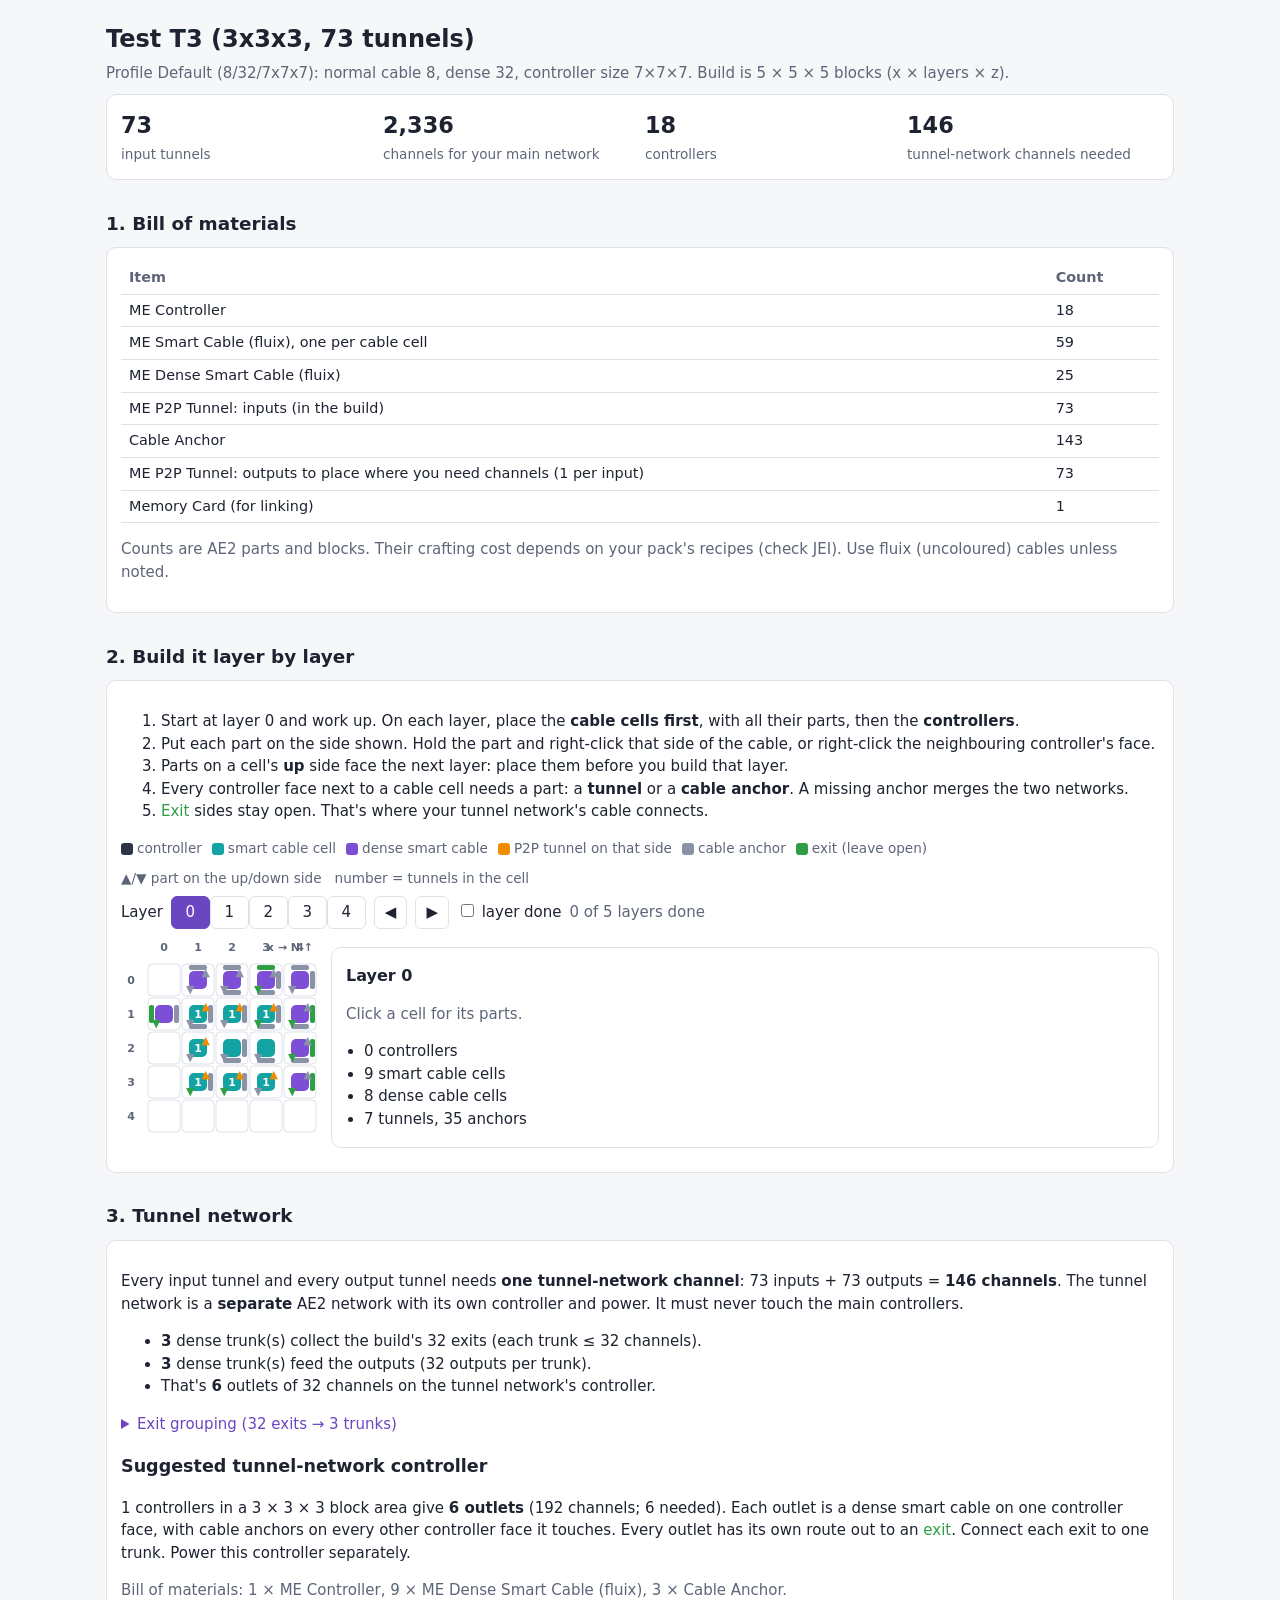
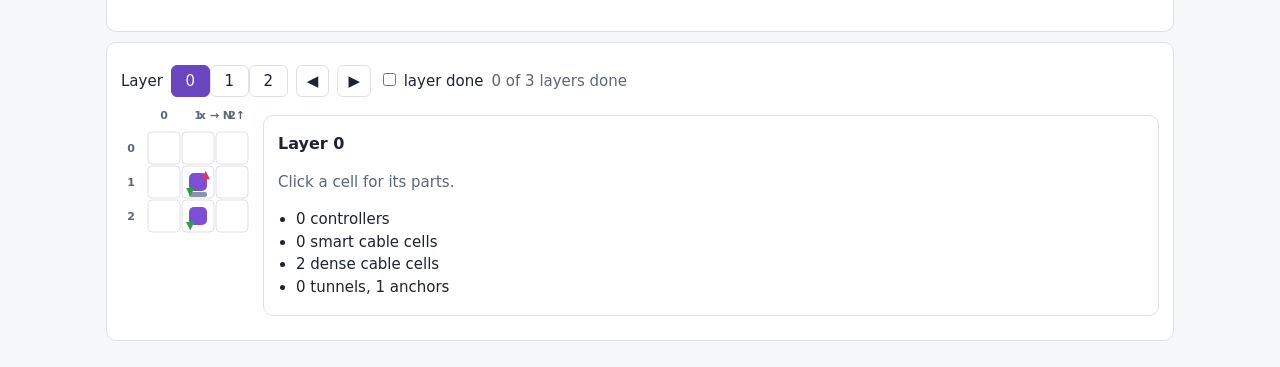
<file: examples/guide_t3_3x3x3.html>
<!doctype html>
<html lang="en">
<head>
<meta charset="utf-8">
<meta name="viewport" content="width=device-width, initial-scale=1">
<title>Test T3 (3x3x3, 73 tunnels)</title>
<style>
:root{--bg:#f6f7f9;--panel:#fff;--ink:#1d2330;--muted:#5d6678;--line:#dde1e8;--accent:#6b46c1;
--ctrl:#2d3446;--ctrl-ink:#e9ecf3;--cable:#13a3a3;--dense:#7d4fd6;--tunnel:#f08c00;--anchor:#8a93a6;
--exit:#2f9e44;--output:#d6336c;--sel:#ffd43b;--done:#e6f4ea}
@media (prefers-color-scheme:dark){:root:not([data-theme=light]){--bg:#11141b;--panel:#1a1f2a;--ink:#e6e9f0;
--muted:#9aa3b5;--line:#2c3342;--ctrl:#c9cfdc;--ctrl-ink:#11141b;--anchor:#6b7385;--done:#1f3326}}
:root[data-theme=dark]{--bg:#11141b;--panel:#1a1f2a;--ink:#e6e9f0;--muted:#9aa3b5;--line:#2c3342;--ctrl:#c9cfdc;
--ctrl-ink:#11141b;--anchor:#6b7385;--done:#1f3326}
*{box-sizing:border-box}body{margin:0;background:var(--bg);color:var(--ink);
font:15px/1.5 system-ui,-apple-system,"Segoe UI",sans-serif}
main{max-width:1100px;margin:0 auto;padding:16px}
h1{font-size:1.5rem;margin:.2em 0}h2{font-size:1.15rem;margin:1.6em 0 .5em}
.muted{color:var(--muted)}.panel{background:var(--panel);border:1px solid var(--line);border-radius:10px;padding:14px;margin:10px 0}
.stats{display:grid;grid-template-columns:repeat(auto-fit,minmax(150px,1fr));gap:10px}
.stat b{display:block;font-size:1.4rem}.stat span{color:var(--muted);font-size:.85rem}
table{border-collapse:collapse;width:100%}th,td{text-align:left;padding:5px 8px;border-bottom:1px solid var(--line);font-size:.9rem}
th{color:var(--muted);font-weight:600}tr.done td{background:var(--done)}
.toolbar{display:flex;flex-wrap:wrap;gap:8px;align-items:center;margin:8px 0}
button,input,select{font:inherit;color:inherit;background:var(--panel);border:1px solid var(--line);border-radius:6px;padding:4px 10px}
button{cursor:pointer}button.on{background:var(--accent);color:#fff;border-color:var(--accent)}
input.coord{width:5.2em}
.viewer{display:grid;grid-template-columns:minmax(0,auto) minmax(220px,1fr);gap:14px;align-items:start}
@media (max-width:760px){.viewer{grid-template-columns:1fr}}
.gridwrap{overflow:auto;max-width:100%}
svg.grid{display:block}svg.grid text{font:600 11px system-ui,sans-serif}
.legend{display:flex;flex-wrap:wrap;gap:10px;font-size:.85rem;color:var(--muted)}
.sw{display:inline-block;width:12px;height:12px;border-radius:3px;vertical-align:-2px;margin-right:4px}
.detail h3{margin:.1em 0 .4em;font-size:1rem}.detail ul{margin:.2em 0;padding-left:1.2em}
.layerbtns button{min-width:2.6em}.ok{color:var(--exit)}.warn{color:var(--output)}
details summary{cursor:pointer;color:var(--accent)}
</style>
</head>
<body>
<main>
<h1 id="title"></h1>
<div class="muted" id="subtitle"></div>
<div class="panel stats" id="stats"></div>
<div id="notes"></div>

<h2>1. Bill of materials</h2>
<div class="panel"><table id="bom"></table>
<p class="muted">Counts are AE2 parts and blocks. Their crafting cost depends on your pack's recipes (check JEI).
Use fluix (uncoloured) cables unless noted.</p></div>

<h2>2. Build it layer by layer</h2>
<div class="panel">
<ol>
<li>Start at layer 0 and work up. On each layer, place the <b>cable cells first</b>, with all their parts, then the <b>controllers</b>.</li>
<li>Put each part on the side shown. Hold the part and right-click that side of the cable, or right-click the neighbouring controller's face.</li>
<li>Parts on a cell's <b>up</b> side face the next layer: place them before you build that layer.</li>
<li>Every controller face next to a cable cell needs a part: a <b>tunnel</b> or a <b>cable anchor</b>. A missing anchor merges the two networks.</li>
<li><span class="ok">Exit</span> sides stay open. That's where your tunnel network's cable connects.</li>
</ol>
<div class="legend">
<span><i class="sw" style="background:var(--ctrl)"></i>controller</span>
<span><i class="sw" style="background:var(--cable)"></i>smart cable cell</span>
<span><i class="sw" style="background:var(--dense)"></i>dense smart cable</span>
<span><i class="sw" style="background:var(--tunnel)"></i>P2P tunnel on that side</span>
<span><i class="sw" style="background:var(--anchor)"></i>cable anchor</span>
<span><i class="sw" style="background:var(--exit)"></i>exit (leave open)</span>
<span>▲/▼ part on the up/down side &nbsp; number = tunnels in the cell</span>
</div>
<div id="viewer-main"></div>
</div>

<h2>3. Tunnel network</h2>
<div class="panel" id="tn"></div>
<div id="viewer-tc"></div>
</main>

<script>
const PLAN = {"title":"Test T3 (3x3x3, 73 tunnels)","profile":{"name":"Default (8/32/7x7x7)","normal":8,"dense":32,"size":[7,7,7]},"origin":[-1,-1,-1],"size":[5,5,5],"cells":[{"pos":[0,0,1],"kind":"cable","cable":"dense","color":"transparent","sides":{"down":{"part":"exit"},"west":{"part":"exit"},"east":{"part":"anchor"}}},{"pos":[0,1,1],"kind":"cable","cable":"normal","color":"transparent","sides":{"south":{"part":"anchor"},"west":{"part":"anchor"},"east":{"part":"tunnel","freq":1}}},{"pos":[0,1,3],"kind":"cable","cable":"normal","color":"transparent","sides":{"up":{"part":"anchor"},"north":{"part":"anchor"},"west":{"part":"exit"},"east":{"part":"tunnel","freq":3}}},{"pos":[0,2,1],"kind":"cable","cable":"normal","color":"transparent","sides":{"up":{"part":"anchor"},"south":{"part":"anchor"},"west":{"part":"anchor"},"east":{"part":"tunnel","freq":4}}},{"pos":[0,2,2],"kind":"cable","cable":"normal","color":"transparent","sides":{"down":{"part":"anchor"},"south":{"part":"anchor"},"west":{"part":"anchor"}}},{"pos":[0,2,3],"kind":"cable","cable":"normal","color":"transparent","sides":{"up":{"part":"anchor"},"west":{"part":"exit"},"east":{"part":"tunnel","freq":5}}},{"pos":[0,3,1],"kind":"cable","cable":"normal","color":"transparent","sides":{"up":{"part":"anchor"},"south":{"part":"anchor"},"west":{"part":"exit"},"east":{"part":"tunnel","freq":6}}},{"pos":[0,3,2],"kind":"cable","cable":"normal","color":"transparent","sides":{"south":{"part":"anchor"},"west":{"part":"exit"},"east":{"part":"tunnel","freq":7}}},{"pos":[0,3,3],"kind":"cable","cable":"normal","color":"transparent","sides":{"south":{"part":"anchor"},"west":{"part":"exit"}}},{"pos":[0,3,4],"kind":"cable","cable":"dense","color":"transparent","sides":{"south":{"part":"anchor"},"west":{"part":"anchor"}}},{"pos":[0,4,0],"kind":"cable","cable":"dense","color":"transparent","sides":{"up":{"part":"anchor"},"north":{"part":"anchor"},"west":{"part":"anchor"}}},{"pos":[0,4,1],"kind":"cable","cable":"dense","color":"transparent","sides":{"up":{"part":"anchor"},"west":{"part":"anchor"}}},{"pos":[0,4,4],"kind":"cable","cable":"dense","color":"transparent","sides":{"up":{"part":"anchor"},"south":{"part":"anchor"},"west":{"part":"anchor"}}},{"pos":[1,0,0],"kind":"cable","cable":"dense","color":"transparent","sides":{"down":{"part":"anchor"},"up":{"part":"anchor"},"north":{"part":"anchor"}}},{"pos":[1,0,1],"kind":"cable","cable":"normal","color":"transparent","sides":{"down":{"part":"anchor"},"up":{"part":"tunnel","freq":8},"south":{"part":"anchor"},"east":{"part":"anchor"}}},{"pos":[1,0,2],"kind":"cable","cable":"normal","color":"transparent","sides":{"down":{"part":"anchor"},"up":{"part":"tunnel","freq":9}}},{"pos":[1,0,3],"kind":"cable","cable":"normal","color":"transparent","sides":{"down":{"part":"exit"},"up":{"part":"tunnel","freq":10},"east":{"part":"anchor"}}},{"pos":[1,1,0],"kind":"cable","cable":"normal","color":"transparent","sides":{"up":{"part":"anchor"},"north":{"part":"anchor"},"south":{"part":"tunnel","freq":11}}},{"pos":[1,1,1],"kind":"controller"},{"pos":[1,1,2],"kind":"controller"},{"pos":[1,1,3],"kind":"controller"},{"pos":[1,1,4],"kind":"cable","cable":"normal","color":"transparent","sides":{"up":{"part":"anchor"},"north":{"part":"tunnel","freq":12},"south":{"part":"exit"},"east":{"part":"anchor"}}},{"pos":[1,2,0],"kind":"cable","cable":"normal","color":"transparent","sides":{"up":{"part":"anchor"},"north":{"part":"exit"},"south":{"part":"tunnel","freq":13},"east":{"part":"anchor"}}},{"pos":[1,2,1],"kind":"controller"},{"pos":[1,2,2],"kind":"cable","cable":"normal","color":"transparent","sides":{"down":{"part":"tunnel","freq":14},"up":{"part":"tunnel","freq":15},"north":{"part":"tunnel","freq":16},"south":{"part":"tunnel","freq":17},"east":{"part":"tunnel","freq":18}}},{"pos":[1,2,3],"kind":"controller"},{"pos":[1,2,4],"kind":"cable","cable":"normal","color":"transparent","sides":{"north":{"part":"tunnel","freq":19},"south":{"part":"anchor"},"east":{"part":"anchor"}}},{"pos":[1,3,0],"kind":"cable","cable":"normal","color":"transparent","sides":{"up":{"part":"anchor"},"north":{"part":"exit"},"south":{"part":"tunnel","freq":20}}},{"pos":[1,3,1],"kind":"controller"},{"pos":[1,3,2],"kind":"controller"},{"pos":[1,3,3],"kind":"cable","cable":"normal","color":"transparent","sides":{"down":{"part":"tunnel","freq":21},"north":{"part":"tunnel","freq":22},"south":{"part":"anchor"},"east":{"part":"tunnel","freq":23}}},{"pos":[1,3,4],"kind":"cable","cable":"normal","color":"transparent","sides":{"up":{"part":"anchor"},"south":{"part":"anchor"},"east":{"part":"anchor"}}},{"pos":[1,4,0],"kind":"cable","cable":"dense","color":"transparent","sides":{"up":{"part":"exit"},"north":{"part":"exit"},"south":{"part":"anchor"}}},{"pos":[1,4,1],"kind":"cable","cable":"normal","color":"transparent","sides":{"down":{"part":"tunnel","freq":24},"up":{"part":"anchor"},"south":{"part":"anchor"},"east":{"part":"anchor"}}},{"pos":[1,4,2],"kind":"cable","cable":"normal","color":"transparent","sides":{"down":{"part":"tunnel","freq":25},"up":{"part":"exit"},"east":{"part":"anchor"}}},{"pos":[1,4,4],"kind":"cable","cable":"dense","color":"transparent","sides":{"up":{"part":"anchor"},"south":{"part":"anchor"}}},{"pos":[2,0,0],"kind":"cable","cable":"dense","color":"transparent","sides":{"down":{"part":"anchor"},"up":{"part":"anchor"},"north":{"part":"anchor"},"south":{"part":"anchor"}}},{"pos":[2,0,1],"kind":"cable","cable":"normal","color":"transparent","sides":{"down":{"part":"anchor"},"up":{"part":"tunnel","freq":26},"east":{"part":"anchor"}}},{"pos":[2,0,2],"kind":"cable","cable":"normal","color":"transparent","sides":{"down":{"part":"anchor"},"south":{"part":"anchor"},"east":{"part":"anchor"}}},{"pos":[2,0,3],"kind":"cable","cable":"normal","color":"transparent","sides":{"down":{"part":"exit"},"up":{"part":"tunnel","freq":27},"east":{"part":"anchor"}}},{"pos":[2,1,0],"kind":"cable","cable":"normal","color":"transparent","sides":{"up":{"part":"anchor"},"north":{"part":"anchor"},"south":{"part":"tunnel","freq":28}}},{"pos":[2,1,1],"kind":"controller"},{"pos":[2,1,2],"kind":"cable","cable":"normal","color":"transparent","sides":{"up":{"part":"tunnel","freq":29},"north":{"part":"tunnel","freq":30},"south":{"part":"tunnel","freq":31},"west":{"part":"tunnel","freq":32},"east":{"part":"anchor"}}},{"pos":[2,1,3],"kind":"controller"},{"pos":[2,1,4],"kind":"cable","cable":"normal","color":"transparent","sides":{"north":{"part":"tunnel","freq":33},"south":{"part":"anchor"},"east":{"part":"anchor"}}},{"pos":[2,2,0],"kind":"cable","cable":"normal","color":"transparent","sides":{"up":{"part":"anchor"},"north":{"part":"exit"},"east":{"part":"anchor"}}},{"pos":[2,2,1],"kind":"cable","cable":"normal","color":"transparent","sides":{"down":{"part":"tunnel","freq":34},"up":{"part":"tunnel","freq":35},"south":{"part":"tunnel","freq":36},"west":{"part":"tunnel","freq":37},"east":{"part":"tunnel","freq":38}}},{"pos":[2,2,2],"kind":"controller"},{"pos":[2,2,3],"kind":"cable","cable":"normal","color":"transparent","sides":{"down":{"part":"tunnel","freq":39},"up":{"part":"tunnel","freq":40},"north":{"part":"tunnel","freq":41},"south":{"part":"anchor"},"west":{"part":"tunnel","freq":42}}},{"pos":[2,2,4],"kind":"cable","cable":"normal","color":"transparent","sides":{"up":{"part":"anchor"},"south":{"part":"exit"},"east":{"part":"anchor"}}},{"pos":[2,3,0],"kind":"cable","cable":"normal","color":"transparent","sides":{"north":{"part":"anchor"},"south":{"part":"tunnel","freq":43}}},{"pos":[2,3,1],"kind":"controller"},{"pos":[2,3,2],"kind":"cable","cable":"normal","color":"transparent","sides":{"down":{"part":"tunnel","freq":44},"north":{"part":"tunnel","freq":45},"south":{"part":"tunnel","freq":46},"west":{"part":"tunnel","freq":47},"east":{"part":"tunnel","freq":48}}},{"pos":[2,3,3],"kind":"controller"},{"pos":[2,3,4],"kind":"cable","cable":"normal","color":"transparent","sides":{"up":{"part":"anchor"},"north":{"part":"tunnel","freq":49},"south":{"part":"exit"},"east":{"part":"anchor"}}},{"pos":[2,4,1],"kind":"cable","cable":"normal","color":"transparent","sides":{"down":{"part":"tunnel","freq":50},"up":{"part":"anchor"},"east":{"part":"anchor"}}},{"pos":[2,4,2],"kind":"cable","cable":"normal","color":"transparent","sides":{"up":{"part":"anchor"},"south":{"part":"anchor"}}},{"pos":[2,4,3],"kind":"cable","cable":"normal","color":"transparent","sides":{"down":{"part":"tunnel","freq":51},"up":{"part":"anchor"},"south":{"part":"anchor"}}},{"pos":[2,4,4],"kind":"cable","cable":"dense","color":"transparent","sides":{"up":{"part":"anchor"},"south":{"part":"anchor"}}},{"pos":[3,0,0],"kind":"cable","cable":"dense","color":"transparent","sides":{"down":{"part":"exit"},"up":{"part":"anchor"},"north":{"part":"exit"},"south":{"part":"anchor"},"east":{"part":"anchor"}}},{"pos":[3,0,1],"kind":"cable","cable":"normal","color":"transparent","sides":{"down":{"part":"exit"},"up":{"part":"tunnel","freq":52},"south":{"part":"anchor"},"east":{"part":"anchor"}}},{"pos":[3,0,2],"kind":"cable","cable":"normal","color":"transparent","sides":{"down":{"part":"anchor"},"south":{"part":"anchor"}}},{"pos":[3,0,3],"kind":"cable","cable":"normal","color":"transparent","sides":{"down":{"part":"anchor"},"up":{"part":"tunnel","freq":53}}},{"pos":[3,1,0],"kind":"cable","cable":"normal","color":"transparent","sides":{"up":{"part":"anchor"},"north":{"part":"anchor"},"south":{"part":"tunnel","freq":54}}},{"pos":[3,1,1],"kind":"controller"},{"pos":[3,1,2],"kind":"cable","cable":"normal","color":"transparent","sides":{"up":{"part":"tunnel","freq":55},"north":{"part":"tunnel","freq":56},"south":{"part":"tunnel","freq":57}}},{"pos":[3,1,3],"kind":"controller"},{"pos":[3,1,4],"kind":"cable","cable":"normal","color":"transparent","sides":{"up":{"part":"anchor"},"north":{"part":"tunnel","freq":58},"south":{"part":"anchor"}}},{"pos":[3,2,0],"kind":"cable","cable":"normal","color":"transparent","sides":{"north":{"part":"exit"},"south":{"part":"tunnel","freq":59}}},{"pos":[3,2,1],"kind":"controller"},{"pos":[3,2,2],"kind":"controller"},{"pos":[3,2,3],"kind":"cable","cable":"normal","color":"transparent","sides":{"down":{"part":"tunnel","freq":60},"up":{"part":"tunnel","freq":61},"north":{"part":"tunnel","freq":62}}},{"pos":[3,2,4],"kind":"cable","cable":"normal","color":"transparent","sides":{"up":{"part":"anchor"},"south":{"part":"anchor"}}},{"pos":[3,3,1],"kind":"cable","cable":"normal","color":"transparent","sides":{"down":{"part":"tunnel","freq":63},"south":{"part":"tunnel","freq":64},"west":{"part":"tunnel","freq":65},"east":{"part":"anchor"}}},{"pos":[3,3,2],"kind":"controller"},{"pos":[3,3,3],"kind":"controller"},{"pos":[3,3,4],"kind":"cable","cable":"normal","color":"transparent","sides":{"up":{"part":"anchor"},"north":{"part":"tunnel","freq":66},"south":{"part":"anchor"}}},{"pos":[3,4,1],"kind":"cable","cable":"normal","color":"transparent","sides":{"up":{"part":"anchor"},"south":{"part":"anchor"}}},{"pos":[3,4,2],"kind":"cable","cable":"normal","color":"transparent","sides":{"down":{"part":"tunnel","freq":67},"up":{"part":"anchor"},"south":{"part":"anchor"}}},{"pos":[3,4,3],"kind":"cable","cable":"normal","color":"transparent","sides":{"down":{"part":"tunnel","freq":68},"up":{"part":"exit"},"south":{"part":"anchor"}}},{"pos":[3,4,4],"kind":"cable","cable":"dense","color":"transparent","sides":{"up":{"part":"anchor"},"south":{"part":"anchor"}}},{"pos":[4,0,0],"kind":"cable","cable":"dense","color":"transparent","sides":{"down":{"part":"anchor"},"north":{"part":"anchor"},"east":{"part":"anchor"}}},{"pos":[4,0,1],"kind":"cable","cable":"dense","color":"transparent","sides":{"down":{"part":"exit"},"up":{"part":"anchor"},"south":{"part":"anchor"},"east":{"part":"exit"}}},{"pos":[4,0,2],"kind":"cable","cable":"dense","color":"transparent","sides":{"down":{"part":"exit"},"up":{"part":"anchor"},"south":{"part":"anchor"},"east":{"part":"exit"}}},{"pos":[4,0,3],"kind":"cable","cable":"dense","color":"transparent","sides":{"down":{"part":"exit"},"up":{"part":"anchor"},"east":{"part":"exit"}}},{"pos":[4,1,0],"kind":"cable","cable":"dense","color":"transparent","sides":{"north":{"part":"anchor"},"south":{"part":"anchor"},"east":{"part":"anchor"}}},{"pos":[4,1,1],"kind":"cable","cable":"normal","color":"transparent","sides":{"up":{"part":"anchor"},"west":{"part":"tunnel","freq":69},"east":{"part":"anchor"}}},{"pos":[4,1,2],"kind":"cable","cable":"normal","color":"transparent","sides":{"up":{"part":"anchor"},"east":{"part":"anchor"}}},{"pos":[4,1,3],"kind":"cable","cable":"normal","color":"transparent","sides":{"south":{"part":"anchor"},"west":{"part":"tunnel","freq":70},"east":{"part":"anchor"}}},{"pos":[4,1,4],"kind":"cable","cable":"dense","color":"transparent","sides":{"south":{"part":"exit"},"east":{"part":"exit"}}},{"pos":[4,2,1],"kind":"cable","cable":"normal","color":"transparent","sides":{"south":{"part":"anchor"},"west":{"part":"tunnel","freq":71},"east":{"part":"anchor"}}},{"pos":[4,2,2],"kind":"cable","cable":"normal","color":"transparent","sides":{"up":{"part":"anchor"},"west":{"part":"tunnel","freq":72},"east":{"part":"exit"}}},{"pos":[4,2,4],"kind":"cable","cable":"dense","color":"transparent","sides":{"up":{"part":"anchor"},"south":{"part":"anchor"},"east":{"part":"anchor"}}},{"pos":[4,3,0],"kind":"cable","cable":"dense","color":"transparent","sides":{"up":{"part":"anchor"},"north":{"part":"exit"},"east":{"part":"exit"}}},{"pos":[4,3,1],"kind":"cable","cable":"normal","color":"transparent","sides":{"up":{"part":"anchor"},"south":{"part":"anchor"},"east":{"part":"anchor"}}},{"pos":[4,3,2],"kind":"cable","cable":"normal","color":"transparent","sides":{"up":{"part":"anchor"},"south":{"part":"anchor"},"west":{"part":"tunnel","freq":73},"east":{"part":"exit"}}},{"pos":[4,3,3],"kind":"cable","cable":"normal","color":"transparent","sides":{"south":{"part":"anchor"},"west":{"part":"tunnel","freq":74},"east":{"part":"exit"}}},{"pos":[4,3,4],"kind":"cable","cable":"dense","color":"transparent","sides":{"up":{"part":"anchor"},"south":{"part":"exit"},"east":{"part":"exit"}}},{"pos":[4,4,0],"kind":"cable","cable":"dense","color":"transparent","sides":{"up":{"part":"exit"},"north":{"part":"exit"},"east":{"part":"exit"}}},{"pos":[4,4,1],"kind":"cable","cable":"dense","color":"transparent","sides":{"up":{"part":"anchor"},"south":{"part":"anchor"},"east":{"part":"anchor"}}},{"pos":[4,4,2],"kind":"cable","cable":"dense","color":"transparent","sides":{"up":{"part":"exit"},"east":{"part":"exit"}}},{"pos":[4,4,4],"kind":"cable","cable":"dense","color":"transparent","sides":{"up":{"part":"exit"},"south":{"part":"exit"},"east":{"part":"exit"}}}],"bom":{"controllers":18,"smart_cable":59,"dense_smart_cable":25,"p2p_input":73,"p2p_output":0,"cable_anchor":143,"other":0},"inputs":[{"label":"I1","pos":[1,0,1],"side":"up","freq":8,"faces_controller":true},{"label":"I2","pos":[2,0,1],"side":"up","freq":26,"faces_controller":true},{"label":"I3","pos":[3,0,1],"side":"up","freq":52,"faces_controller":true},{"label":"I4","pos":[1,0,2],"side":"up","freq":9,"faces_controller":true},{"label":"I5","pos":[1,0,3],"side":"up","freq":10,"faces_controller":true},{"label":"I6","pos":[2,0,3],"side":"up","freq":27,"faces_controller":true},{"label":"I7","pos":[3,0,3],"side":"up","freq":53,"faces_controller":true},{"label":"I8","pos":[1,1,0],"side":"south","freq":11,"faces_controller":true},{"label":"I9","pos":[2,1,0],"side":"south","freq":28,"faces_controller":true},{"label":"I10","pos":[3,1,0],"side":"south","freq":54,"faces_controller":true},{"label":"I11","pos":[0,1,1],"side":"east","freq":1,"faces_controller":true},{"label":"I12","pos":[4,1,1],"side":"west","freq":69,"faces_controller":true},{"label":"I13","pos":[2,1,2],"side":"up","freq":29,"faces_controller":true},{"label":"I14","pos":[2,1,2],"side":"north","freq":30,"faces_controller":true},{"label":"I15","pos":[2,1,2],"side":"south","freq":31,"faces_controller":true},{"label":"I16","pos":[2,1,2],"side":"west","freq":32,"faces_controller":true},{"label":"I17","pos":[3,1,2],"side":"up","freq":55,"faces_controller":true},{"label":"I18","pos":[3,1,2],"side":"north","freq":56,"faces_controller":true},{"label":"I19","pos":[3,1,2],"side":"south","freq":57,"faces_controller":true},{"label":"I20","pos":[0,1,3],"side":"east","freq":3,"faces_controller":true},{"label":"I21","pos":[4,1,3],"side":"west","freq":70,"faces_controller":true},{"label":"I22","pos":[1,1,4],"side":"north","freq":12,"faces_controller":true},{"label":"I23","pos":[2,1,4],"side":"north","freq":33,"faces_controller":true},{"label":"I24","pos":[3,1,4],"side":"north","freq":58,"faces_controller":true},{"label":"I25","pos":[1,2,0],"side":"south","freq":13,"faces_controller":true},{"label":"I26","pos":[3,2,0],"side":"south","freq":59,"faces_controller":true},{"label":"I27","pos":[0,2,1],"side":"east","freq":4,"faces_controller":true},{"label":"I28","pos":[2,2,1],"side":"down","freq":34,"faces_controller":true},{"label":"I29","pos":[2,2,1],"side":"up","freq":35,"faces_controller":true},{"label":"I30","pos":[2,2,1],"side":"south","freq":36,"faces_controller":true},{"label":"I31","pos":[2,2,1],"side":"west","freq":37,"faces_controller":true},{"label":"I32","pos":[2,2,1],"side":"east","freq":38,"faces_controller":true},{"label":"I33","pos":[4,2,1],"side":"west","freq":71,"faces_controller":true},{"label":"I34","pos":[1,2,2],"side":"down","freq":14,"faces_controller":true},{"label":"I35","pos":[1,2,2],"side":"up","freq":15,"faces_controller":true},{"label":"I36","pos":[1,2,2],"side":"north","freq":16,"faces_controller":true},{"label":"I37","pos":[1,2,2],"side":"south","freq":17,"faces_controller":true},{"label":"I38","pos":[1,2,2],"side":"east","freq":18,"faces_controller":true},{"label":"I39","pos":[4,2,2],"side":"west","freq":72,"faces_controller":true},{"label":"I40","pos":[0,2,3],"side":"east","freq":5,"faces_controller":true},{"label":"I41","pos":[2,2,3],"side":"down","freq":39,"faces_controller":true},{"label":"I42","pos":[2,2,3],"side":"up","freq":40,"faces_controller":true},{"label":"I43","pos":[2,2,3],"side":"north","freq":41,"faces_controller":true},{"label":"I44","pos":[2,2,3],"side":"west","freq":42,"faces_controller":true},{"label":"I45","pos":[3,2,3],"side":"down","freq":60,"faces_controller":true},{"label":"I46","pos":[3,2,3],"side":"up","freq":61,"faces_controller":true},{"label":"I47","pos":[3,2,3],"side":"north","freq":62,"faces_controller":true},{"label":"I48","pos":[1,2,4],"side":"north","freq":19,"faces_controller":true},{"label":"I49","pos":[1,3,0],"side":"south","freq":20,"faces_controller":true},{"label":"I50","pos":[2,3,0],"side":"south","freq":43,"faces_controller":true},{"label":"I51","pos":[0,3,1],"side":"east","freq":6,"faces_controller":true},{"label":"I52","pos":[3,3,1],"side":"down","freq":63,"faces_controller":true},{"label":"I53","pos":[3,3,1],"side":"south","freq":64,"faces_controller":true},{"label":"I54","pos":[3,3,1],"side":"west","freq":65,"faces_controller":true},{"label":"I55","pos":[0,3,2],"side":"east","freq":7,"faces_controller":true},{"label":"I56","pos":[2,3,2],"side":"down","freq":44,"faces_controller":true},{"label":"I57","pos":[2,3,2],"side":"north","freq":45,"faces_controller":true},{"label":"I58","pos":[2,3,2],"side":"south","freq":46,"faces_controller":true},{"label":"I59","pos":[2,3,2],"side":"west","freq":47,"faces_controller":true},{"label":"I60","pos":[2,3,2],"side":"east","freq":48,"faces_controller":true},{"label":"I61","pos":[4,3,2],"side":"west","freq":73,"faces_controller":true},{"label":"I62","pos":[1,3,3],"side":"down","freq":21,"faces_controller":true},{"label":"I63","pos":[1,3,3],"side":"north","freq":22,"faces_controller":true},{"label":"I64","pos":[1,3,3],"side":"east","freq":23,"faces_controller":true},{"label":"I65","pos":[4,3,3],"side":"west","freq":74,"faces_controller":true},{"label":"I66","pos":[2,3,4],"side":"north","freq":49,"faces_controller":true},{"label":"I67","pos":[3,3,4],"side":"north","freq":66,"faces_controller":true},{"label":"I68","pos":[1,4,1],"side":"down","freq":24,"faces_controller":true},{"label":"I69","pos":[2,4,1],"side":"down","freq":50,"faces_controller":true},{"label":"I70","pos":[1,4,2],"side":"down","freq":25,"faces_controller":true},{"label":"I71","pos":[3,4,2],"side":"down","freq":67,"faces_controller":true},{"label":"I72","pos":[2,4,3],"side":"down","freq":51,"faces_controller":true},{"label":"I73","pos":[3,4,3],"side":"down","freq":68,"faces_controller":true}],"exits":[{"pos":[0,0,1],"sides":["down","west"],"channels":2,"trunk":"T2"},{"pos":[0,1,3],"sides":["west"],"channels":1,"trunk":"T1"},{"pos":[0,2,3],"sides":["west"],"channels":1,"trunk":"T2"},{"pos":[0,3,1],"sides":["west"],"channels":1,"trunk":"T2"},{"pos":[0,3,2],"sides":["west"],"channels":6,"trunk":"T1"},{"pos":[0,3,3],"sides":["west"],"channels":3,"trunk":"T1"},{"pos":[1,0,3],"sides":["down"],"channels":7,"trunk":"T1"},{"pos":[1,1,4],"sides":["south"],"channels":1,"trunk":"T2"},{"pos":[1,2,0],"sides":["north"],"channels":1,"trunk":"T2"},{"pos":[1,3,0],"sides":["north"],"channels":2,"trunk":"T2"},{"pos":[1,4,0],"sides":["up","north"],"channels":1,"trunk":"T2"},{"pos":[1,4,2],"sides":["up"],"channels":1,"trunk":"T2"},{"pos":[2,0,3],"sides":["down"],"channels":1,"trunk":"T2"},{"pos":[2,2,0],"sides":["north"],"channels":5,"trunk":"T2"},{"pos":[2,2,4],"sides":["south"],"channels":1,"trunk":"T2"},{"pos":[2,3,4],"sides":["south"],"channels":1,"trunk":"T2"},{"pos":[3,0,0],"sides":["down","north"],"channels":1,"trunk":"T2"},{"pos":[3,0,1],"sides":["down"],"channels":1,"trunk":"T3"},{"pos":[3,2,0],"sides":["north"],"channels":1,"trunk":"T3"},{"pos":[3,4,3],"sides":["up"],"channels":2,"trunk":"T2"},{"pos":[4,0,1],"sides":["down","east"],"channels":3,"trunk":"T2"},{"pos":[4,0,2],"sides":["down","east"],"channels":5,"trunk":"T2"},{"pos":[4,0,3],"sides":["down","east"],"channels":1,"trunk":"T3"},{"pos":[4,1,4],"sides":["south","east"],"channels":8,"trunk":"T1"},{"pos":[4,2,2],"sides":["east"],"channels":1,"trunk":"T3"},{"pos":[4,3,0],"sides":["north","east"],"channels":1,"trunk":"T3"},{"pos":[4,3,2],"sides":["east"],"channels":1,"trunk":"T3"},{"pos":[4,3,3],"sides":["east"],"channels":1,"trunk":"T3"},{"pos":[4,3,4],"sides":["south","east"],"channels":1,"trunk":"T3"},{"pos":[4,4,0],"sides":["up","north","east"],"channels":3,"trunk":"T2"},{"pos":[4,4,2],"sides":["up","east"],"channels":7,"trunk":"T1"},{"pos":[4,4,4],"sides":["up","south","east"],"channels":1,"trunk":"T3"}],"trunks":[{"label":"T1","channels":32,"exits":[[4,1,4],[1,0,3],[4,4,2],[0,3,2],[0,3,3],[0,1,3]]},{"label":"T2","channels":32,"exits":[[2,2,0],[4,0,2],[4,0,1],[4,4,0],[0,0,1],[1,3,0],[3,4,3],[0,2,3],[0,3,1],[1,1,4],[1,2,0],[1,4,0],[1,4,2],[2,0,3],[2,2,4],[2,3,4],[3,0,0]]},{"label":"T3","channels":9,"exits":[[3,0,1],[3,2,0],[4,0,3],[4,2,2],[4,3,0],[4,3,2],[4,3,3],[4,3,4],[4,4,4]]}],"tunnel_network":{"inputs":73,"outputs":73,"channels":146,"input_trunks":3,"output_trunks":3,"outlets":6,"main_channels":2336},"tunnel_controller":{"outlets":6,"needed":6,"channels":192,"size":[3,3,3],"cells":[{"pos":[0,1,1],"kind":"cable","cable":"dense","color":"transparent","sides":{"west":{"part":"exit"},"east":{"part":"outlet"}}},{"pos":[1,0,1],"kind":"cable","cable":"dense","color":"transparent","sides":{"down":{"part":"exit"},"up":{"part":"outlet"},"south":{"part":"anchor"}}},{"pos":[1,0,2],"kind":"cable","cable":"dense","color":"transparent","sides":{"down":{"part":"exit"}}},{"pos":[1,1,0],"kind":"cable","cable":"dense","color":"transparent","sides":{"up":{"part":"anchor"},"north":{"part":"exit"},"south":{"part":"outlet"},"east":{"part":"anchor"}}},{"pos":[1,1,1],"kind":"controller"},{"pos":[1,1,2],"kind":"cable","cable":"dense","color":"transparent","sides":{"north":{"part":"outlet"}}},{"pos":[1,2,0],"kind":"cable","cable":"dense","color":"transparent","sides":{"north":{"part":"exit"}}},{"pos":[1,2,1],"kind":"cable","cable":"dense","color":"transparent","sides":{"down":{"part":"outlet"}}},{"pos":[2,1,0],"kind":"cable","cable":"dense","color":"transparent","sides":{"north":{"part":"exit"}}},{"pos":[2,1,1],"kind":"cable","cable":"dense","color":"transparent","sides":{"west":{"part":"outlet"}}}],"bom":{"controllers":1,"smart_cable":0,"dense_smart_cable":9,"p2p_input":0,"p2p_output":0,"cable_anchor":3,"other":0}},"notes":[]};
const SIDES = ["north","east","south","west"];
const $ = (id) => document.getElementById(id);
const store = {
  get(k, d){ try { const v = localStorage.getItem("ae2opt:" + PLAN.title + ":" + k); return v === null ? d : JSON.parse(v); } catch(e){ return d; } },
  set(k, v){ try { localStorage.setItem("ae2opt:" + PLAN.title + ":" + k, JSON.stringify(v)); } catch(e){} }
};
const fmt = (p) => p.join(", ");
const css = (v) => getComputedStyle(document.documentElement).getPropertyValue(v).trim();

$("title").textContent = PLAN.title;
const pr = PLAN.profile;
$("subtitle").textContent = `Profile ${pr.name}: normal cable ${pr.normal}, dense ${pr.dense}, controller size ${pr.size.join("×")}. Build is ${PLAN.size.join(" × ")} blocks (x × layers × z).`;
const tn = PLAN.tunnel_network;
$("stats").innerHTML = [
  [PLAN.inputs.length, "input tunnels"],
  [(PLAN.inputs.length * pr.dense).toLocaleString(), "channels for your main network"],
  [PLAN.bom.controllers, "controllers"],
  [tn.channels.toLocaleString(), "tunnel-network channels needed"],
].map(([v, l]) => `<div class="stat"><b>${v}</b><span>${l}</span></div>`).join("");
$("notes").innerHTML = PLAN.notes.map(n => `<div class="panel warn">Note: ${n}</div>`).join("");
const BOM_LABELS = {controllers:"ME Controller", smart_cable:"ME Smart Cable (fluix), one per cable cell",
  dense_smart_cable:"ME Dense Smart Cable (fluix)", p2p_input:"ME P2P Tunnel: inputs (in the build)",
  p2p_output:"ME P2P Tunnel: outputs", cable_anchor:"Cable Anchor", other:"Other blocks"};
function bomRows(b){ return Object.entries(b).filter(([k,v]) => v).map(([k,v]) => `<tr><td>${BOM_LABELS[k]||k}</td><td>${v.toLocaleString()}</td></tr>`).join(""); }
$("bom").innerHTML = "<tr><th>Item</th><th>Count</th></tr>" + bomRows(PLAN.bom) +
  `<tr><td>ME P2P Tunnel: outputs to place where you need channels (1 per input)</td><td>${PLAN.inputs.length.toLocaleString()}</td></tr>` +
  `<tr><td>Memory Card (for linking)</td><td>1</td></tr>`;

// ------------------------------------------------------------------ layer viewer
function makeViewer(host, cells, size, key){
  const byLayer = new Map();
  for (const c of cells){ const y = c.pos[1]; if (!byLayer.has(y)) byLayer.set(y, []); byLayer.get(y).push(c); }
  const ys = [...byLayer.keys()].sort((a,b) => a-b);
  const xs = cells.map(c => c.pos[0]), zs = cells.map(c => c.pos[2]);
  const minx = Math.min(...xs), maxx = Math.max(...xs), minz = Math.min(...zs), maxz = Math.max(...zs);
  let layer = store.get(key + ":layer", ys[0]); if (!byLayer.has(layer)) layer = ys[0];
  let selected = null;
  host.innerHTML = `<div class="toolbar"><span>Layer</span><span class="layerbtns"></span>
    <button data-step="-1">◀</button><button data-step="1">▶</button>
    <label><input type="checkbox" class="donebox"> layer done</label><span class="muted lp"></span></div>
    <div class="viewer"><div class="gridwrap"><svg class="grid"></svg></div><div class="detail panel"></div></div>`;
  const btns = host.querySelector(".layerbtns"), svg = host.querySelector("svg"), detail = host.querySelector(".detail");
  const donebox = host.querySelector(".donebox"), lp = host.querySelector(".lp");
  btns.innerHTML = ys.map(y => `<button data-y="${y}">${y}</button>`).join("");
  btns.addEventListener("click", e => { if (e.target.dataset.y !== undefined){ layer = +e.target.dataset.y; selected = null; draw(); }});
  host.querySelectorAll("[data-step]").forEach(b => b.addEventListener("click", () => {
    const i = ys.indexOf(layer) + (+b.dataset.step); if (i >= 0 && i < ys.length){ layer = ys[i]; selected = null; draw(); }}));
  donebox.addEventListener("change", () => { const d = store.get(key + ":done", {}); d[layer] = donebox.checked; store.set(key + ":done", d); draw(); });
  const S = 34, PAD = 26;
  function cellAt(x, z){ return (byLayer.get(layer) || []).find(c => c.pos[0] === x && c.pos[2] === z); }
  function draw(){
    store.set(key + ":layer", layer);
    btns.querySelectorAll("button").forEach(b => b.classList.toggle("on", +b.dataset.y === layer));
    const done = store.get(key + ":done", {}); donebox.checked = !!done[layer];
    lp.textContent = `${Object.values(done).filter(Boolean).length} of ${ys.length} layers done`;
    const W = (maxx - minx + 1) * S + PAD, H = (maxz - minz + 1) * S + PAD;
    svg.setAttribute("width", W); svg.setAttribute("height", H); svg.setAttribute("viewBox", `0 0 ${W} ${H}`);
    let s = "";
    for (let x = minx; x <= maxx; x++) s += `<text x="${PAD + (x-minx)*S + S/2}" y="14" text-anchor="middle" fill="${css("--muted")}">${x}</text>`;
    for (let z = minz; z <= maxz; z++) s += `<text x="10" y="${PAD + (z-minz)*S + S/2 + 4}" text-anchor="middle" fill="${css("--muted")}">${z}</text>`;
    s += `<text x="${W-4}" y="14" text-anchor="end" fill="${css("--muted")}">x →  N ↑</text>`;
    for (let x = minx; x <= maxx; x++) for (let z = minz; z <= maxz; z++){
      const c = cellAt(x, z), X = PAD + (x-minx)*S, Y = PAD + (z-minz)*S;
      s += `<rect x="${X+1}" y="${Y+1}" width="${S-2}" height="${S-2}" rx="4" fill="none" stroke="${css("--line")}"/>`;
      if (!c) continue;
      const sel = selected && selected.pos[0] === x && selected.pos[2] === z;
      if (c.kind === "controller"){
        s += `<rect data-x="${x}" data-z="${z}" x="${X+3}" y="${Y+3}" width="${S-6}" height="${S-6}" rx="3" fill="${css("--ctrl")}" stroke="${sel ? css("--sel") : "none"}" stroke-width="3"/>`;
        continue;
      }
      if (c.kind !== "cable"){
        s += `<rect data-x="${x}" data-z="${z}" x="${X+6}" y="${Y+6}" width="${S-12}" height="${S-12}" rx="3" fill="${css("--muted")}"/>`;
        continue;
      }
      const col = c.cable === "dense" ? css("--dense") : css("--cable");
      s += `<rect data-x="${x}" data-z="${z}" x="${X+8}" y="${Y+8}" width="${S-16}" height="${S-16}" rx="5" fill="${col}" stroke="${sel ? css("--sel") : "none"}" stroke-width="3"/>`;
      const partCol = (p) => p.part === "tunnel" ? css("--tunnel") : p.part === "anchor" ? css("--anchor") : p.part === "exit" ? css("--exit") : css("--output");
      const sd = c.sides || {};
      const bar = {north:[X+8,Y+2,S-16,5], south:[X+8,Y+S-7,S-16,5], west:[X+2,Y+8,5,S-16], east:[X+S-7,Y+8,5,S-16]};
      for (const k of SIDES) if (sd[k]) { const [a,b,w,h] = bar[k]; s += `<rect x="${a}" y="${b}" width="${w}" height="${h}" rx="2" fill="${partCol(sd[k])}"/>`; }
      if (sd.up) s += `<text x="${X+S-5}" y="${Y+13}" text-anchor="end" fill="${partCol(sd.up)}">▲</text>`;
      if (sd.down) s += `<text x="${X+5}" y="${Y+S-4}" fill="${partCol(sd.down)}">▼</text>`;
      const n = Object.values(sd).filter(p => p.part === "tunnel").length;
      if (n) s += `<text x="${X+S/2}" y="${Y+S/2+4}" text-anchor="middle" fill="#fff">${n}</text>`;
    }
    svg.innerHTML = s;
    showDetail();
  }
  function showDetail(){
    if (!selected){ detail.innerHTML = `<h3>Layer ${layer}</h3><p class="muted">Click a cell for its parts.</p>` + layerSummary(); return; }
    const c = selected;
    let h = `<h3>${c.kind === "controller" ? "Controller" : c.kind === "cable" ? (c.cable === "dense" ? "Dense smart cable" : "Smart cable") : c.kind}</h3>
      <div>Cell x ${c.pos[0]}, layer ${c.pos[1]}, z ${c.pos[2]}</div>`;
    if (c.sides){
      const names = {tunnel:"P2P tunnel (input)", output:"P2P tunnel (output)", anchor:"cable anchor", exit:"exit: leave open", outlet:"outlet: leave open toward the controller", device:"device"};
      h += "<ul>" + ["up","down","north","south","west","east"].filter(k => c.sides[k]).map(k => {
        const p = c.sides[k];
        return `<li><b>${k}</b>: ${names[p.part] || p.part}</li>`; }).join("") + "</ul>";
      const ex = PLAN.exits.find(e => e.pos.join() === c.pos.join());
      if (ex) h += `<div class="ok">Exit: carries ${ex.channels} tunnel-network channel(s), trunk ${ex.trunk}</div>`;
    }
    detail.innerHTML = h;
  }
  function layerSummary(){
    const cs = byLayer.get(layer) || [];
    const n = (f) => cs.filter(f).length;
    const tunnels = cs.reduce((a, c) => a + Object.values(c.sides || {}).filter(p => p.part === "tunnel").length, 0);
    const anchors = cs.reduce((a, c) => a + Object.values(c.sides || {}).filter(p => p.part === "anchor").length, 0);
    return `<ul><li>${n(c => c.kind === "controller")} controllers</li><li>${n(c => c.kind === "cable" && c.cable !== "dense")} smart cable cells</li>` +
      `${n(c => c.cable === "dense") ? `<li>${n(c => c.cable === "dense")} dense cable cells</li>` : ""}<li>${tunnels} tunnels, ${anchors} anchors</li></ul>`;
  }
  svg.addEventListener("click", e => {
    const t = e.target.closest("[data-x]"); if (!t) return;
    selected = cellAt(+t.dataset.x, +t.dataset.z); draw();
  });
  draw();
  return { refresh: draw };
}

// ------------------------------------------------------------------ tunnel network
function drawTN(){
  let h = `<p>Every input tunnel and every output tunnel needs <b>one tunnel-network channel</b>:
    ${tn.inputs.toLocaleString()} inputs + ${tn.outputs.toLocaleString()} outputs = <b>${tn.channels.toLocaleString()} channels</b>.
    The tunnel network is a <b>separate</b> AE2 network with its own controller and power. It must never touch the main controllers.</p>
    <ul><li><b>${tn.input_trunks}</b> dense trunk(s) collect the build's ${PLAN.exits.length} exits (each trunk ≤ ${pr.dense} channels).</li>
    <li><b>${tn.output_trunks}</b> dense trunk(s) feed the outputs (${pr.dense} outputs per trunk).</li>
    <li>That's <b>${tn.outlets}</b> outlets of ${pr.dense} channels on the tunnel network's controller.</li></ul>`;
  if (PLAN.trunks.length){
    h += `<details><summary>Exit grouping (${PLAN.exits.length} exits → ${PLAN.trunks.length} trunks)</summary><table>
      <tr><th>Trunk</th><th>Channels</th><th>Exits (x, layer, z)</th></tr>` +
      PLAN.trunks.map(t => `<tr><td>${t.label}</td><td>${t.channels}</td><td>${t.exits.map(fmt).map(s => "(" + s + ")").join(" ")}</td></tr>`).join("") +
      `</table><p class="muted">Connect each exit's open side with smart or dense cable to its trunk. Exits in different trunks
      must not touch: use different cable colours or cable anchors. Each exit cable carries at most ${pr.normal}.</p></details>`;
  }
  const tc = PLAN.tunnel_controller;
  if (tc){
    h += `<h3>Suggested tunnel-network controller</h3>
      <p>${tc.bom.controllers} controllers in a ${tc.size.join(" × ")} block area give <b>${tc.outlets} outlets</b>
      (${tc.channels.toLocaleString()} channels; ${tc.needed} needed). Each outlet is a dense smart cable on one controller face,
      with cable anchors on every other controller face it touches. Every outlet has its own route out to an <span class="ok">exit</span>.
      Connect each exit to one trunk. Power this controller separately.</p>
      <p class="muted">Bill of materials: ${Object.entries(tc.bom).filter(([k,v]) => v).map(([k,v]) => `${v} × ${BOM_LABELS[k]||k}`).join(", ")}.</p>`;
  }
  $("tn").innerHTML = h;
}

const viewers = [makeViewer($("viewer-main"), PLAN.cells, PLAN.size, "main")];
if (PLAN.tunnel_controller){
  $("viewer-tc").className = "panel";
  viewers.push(makeViewer($("viewer-tc"), PLAN.tunnel_controller.cells, PLAN.tunnel_controller.size, "tc"));
}
drawTN();
</script>
</body>
</html>
</file>
